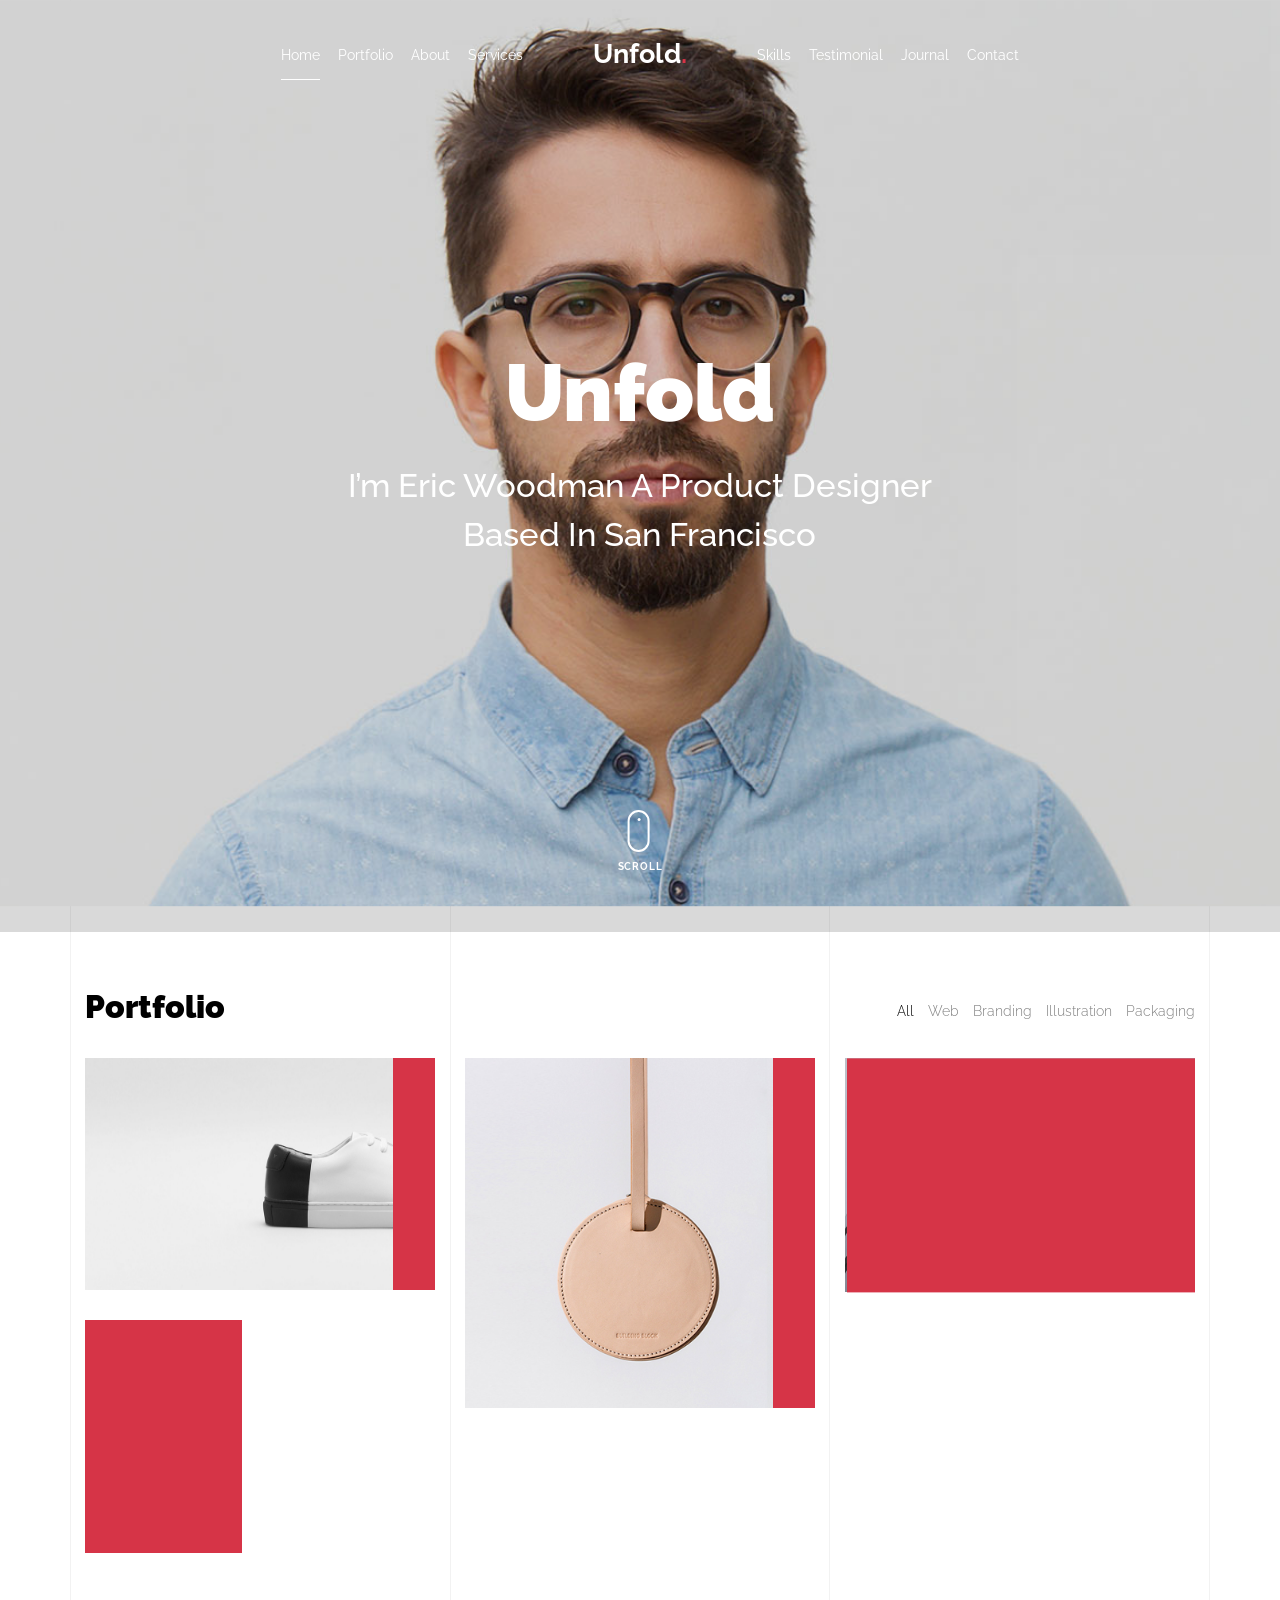
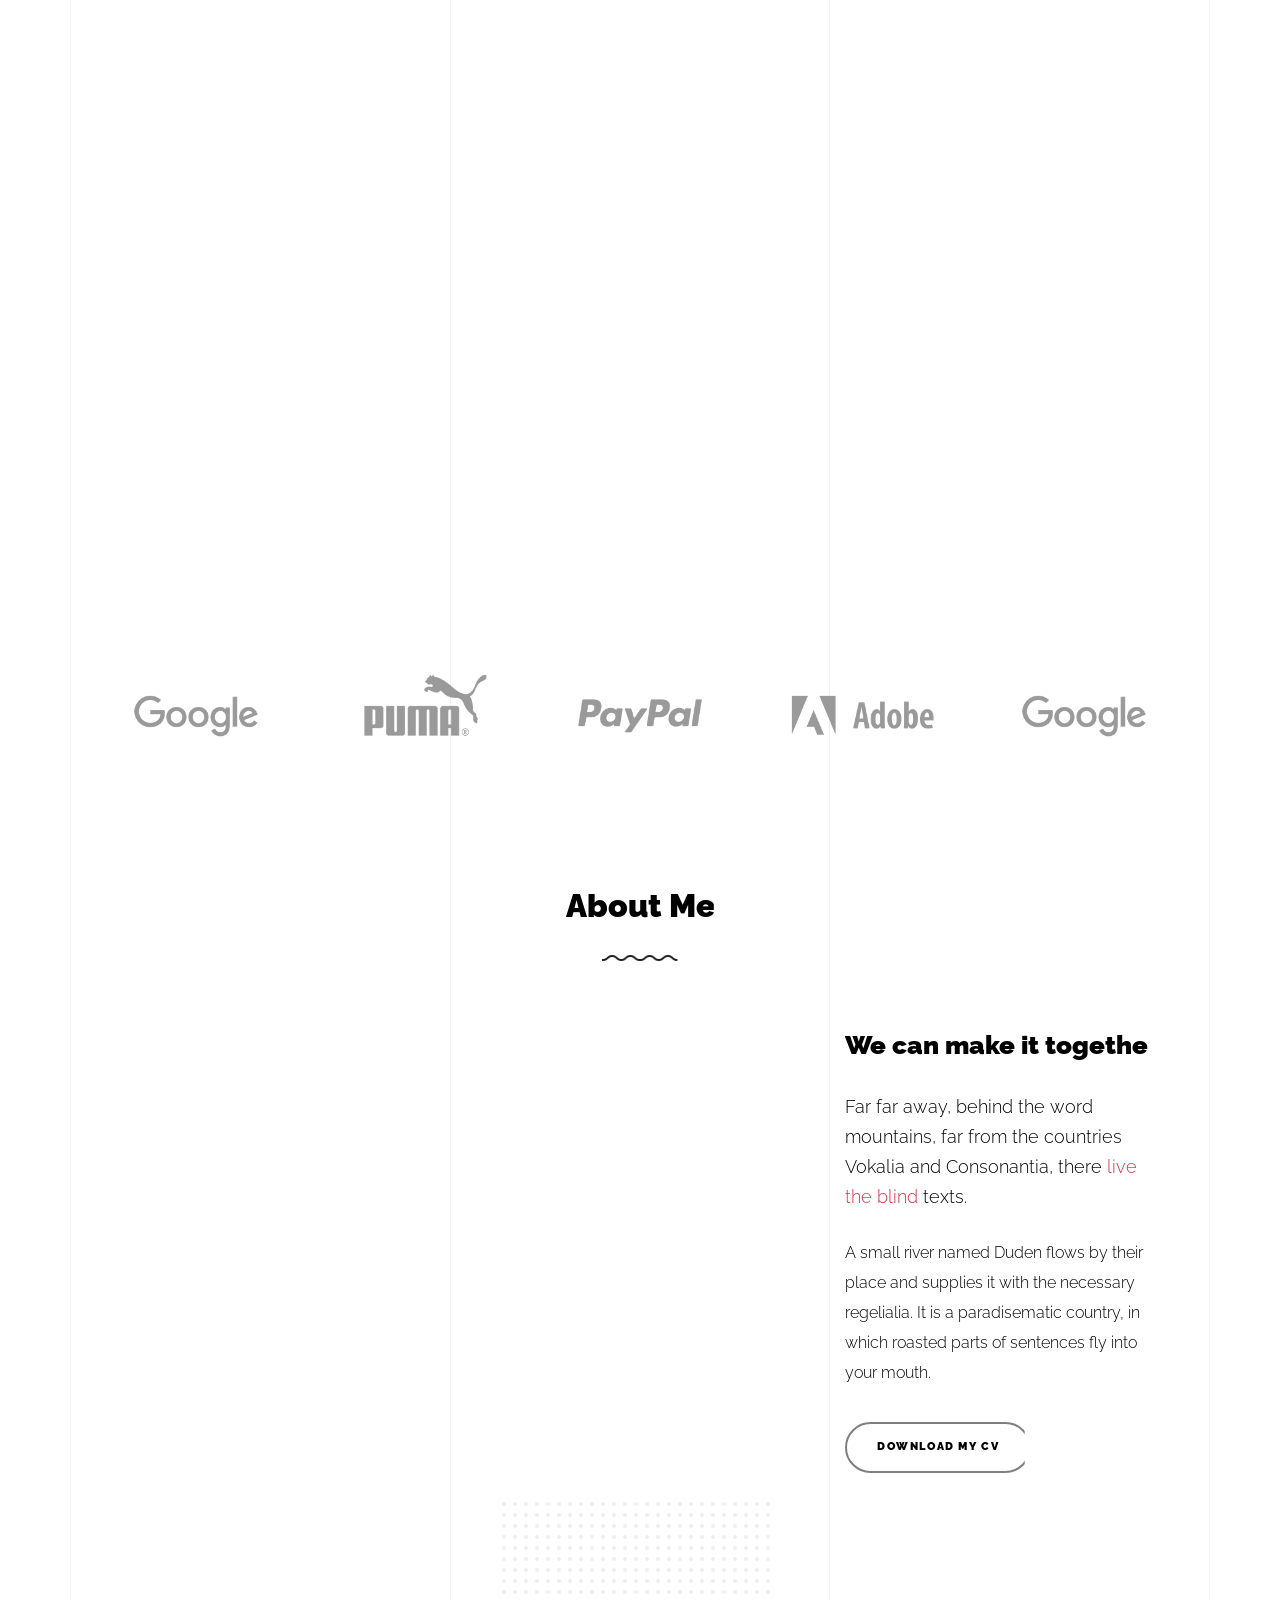
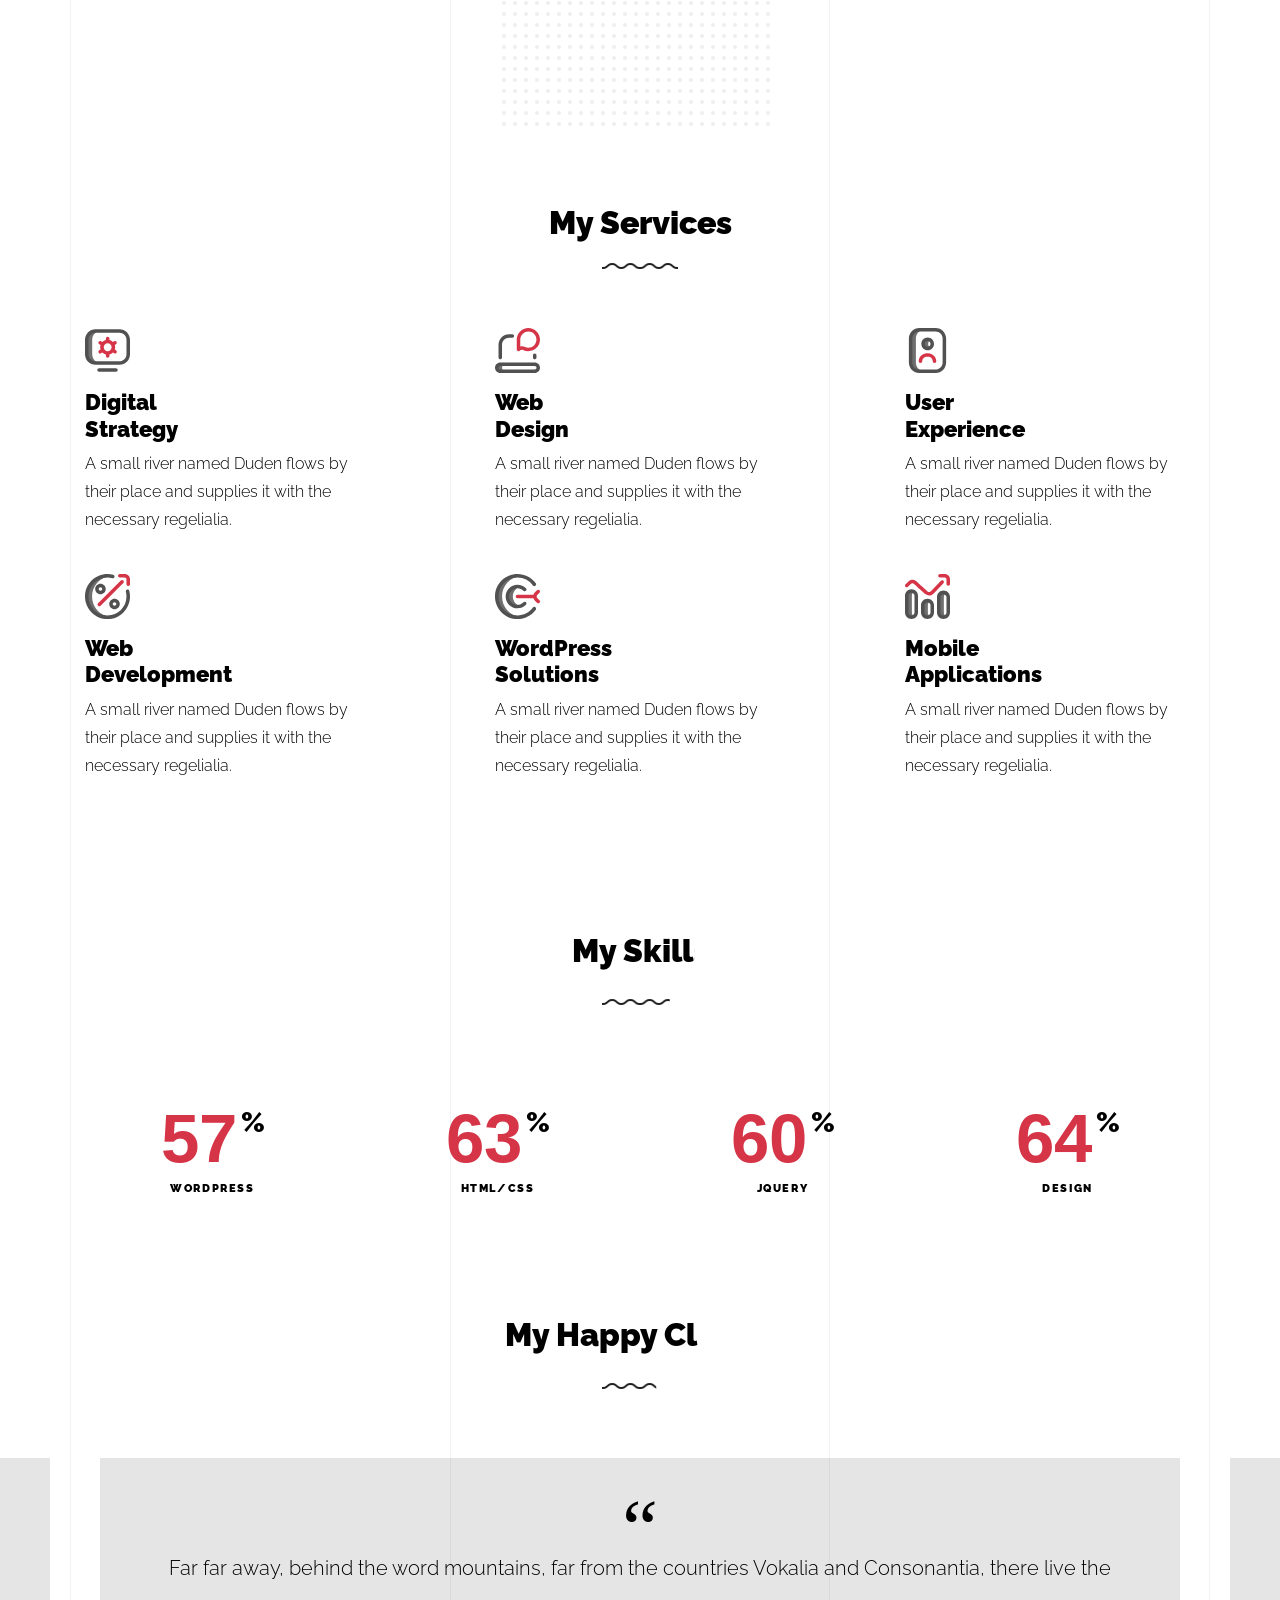
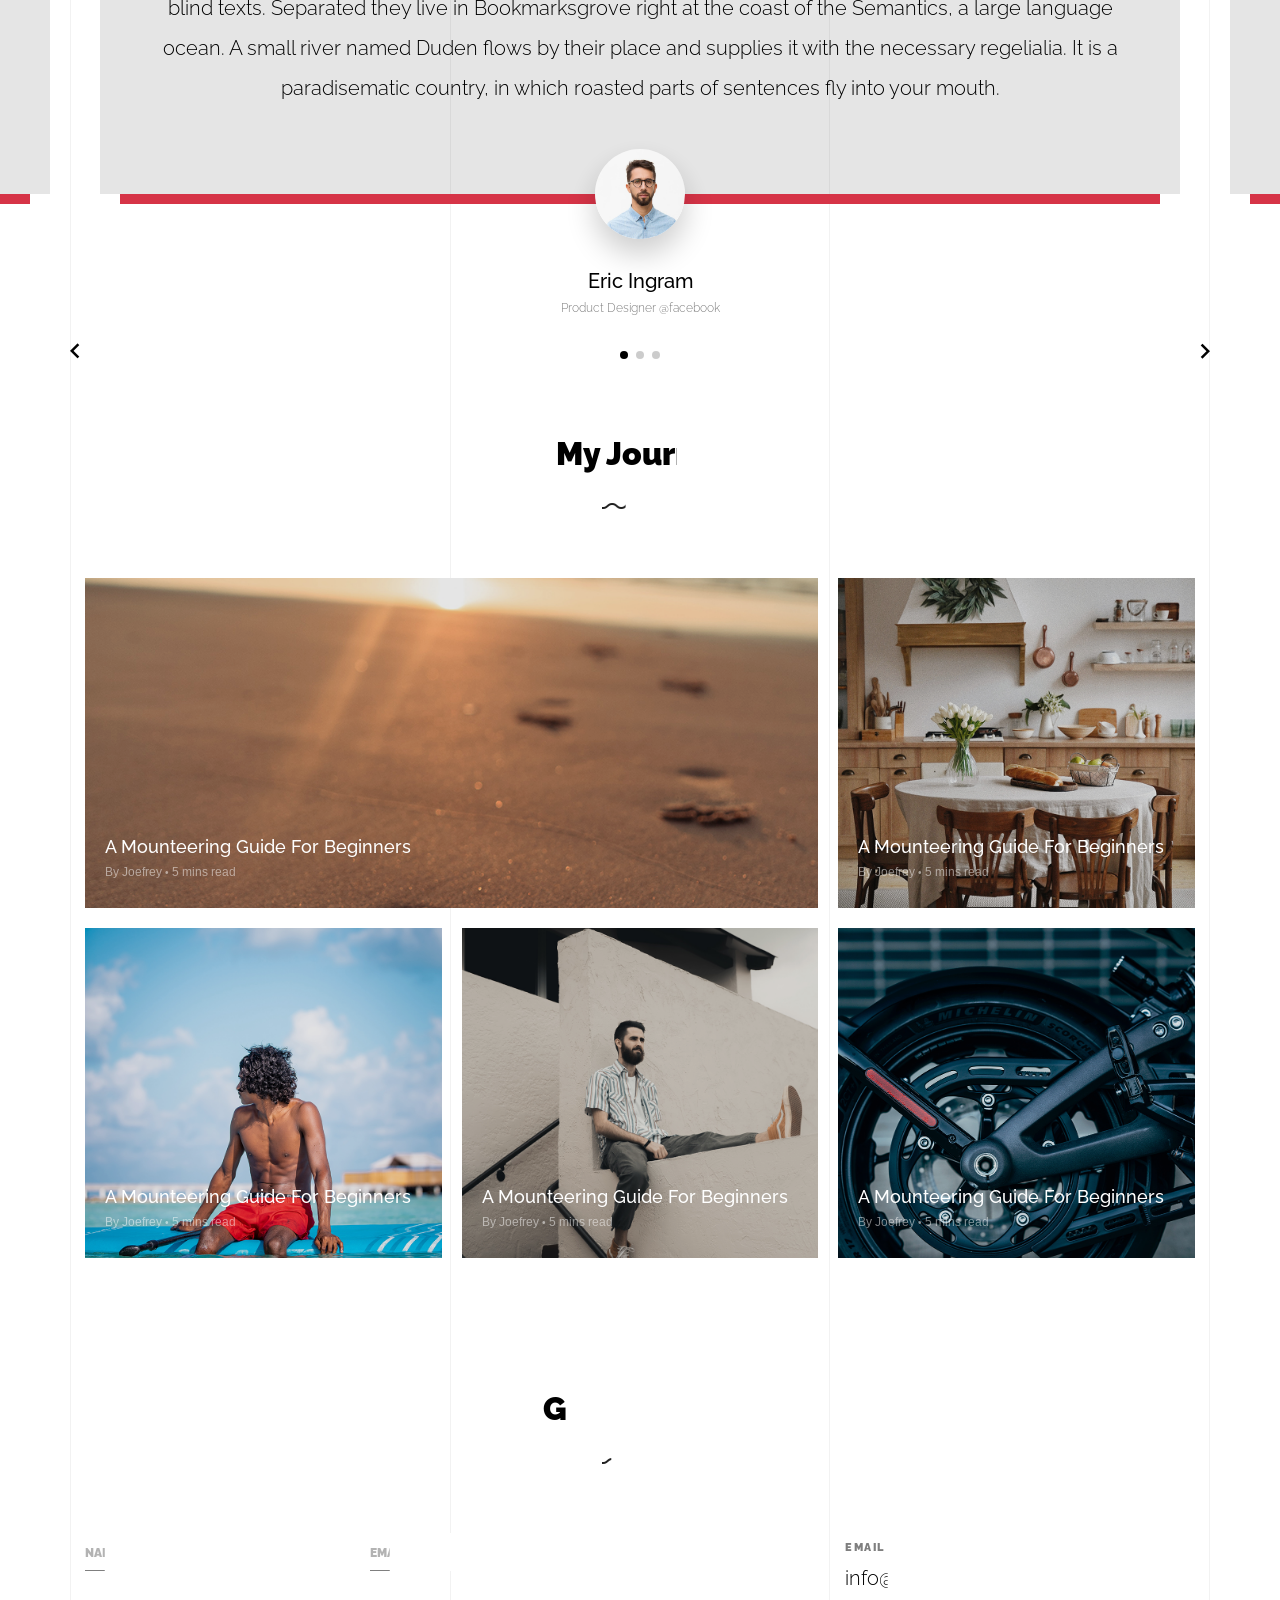
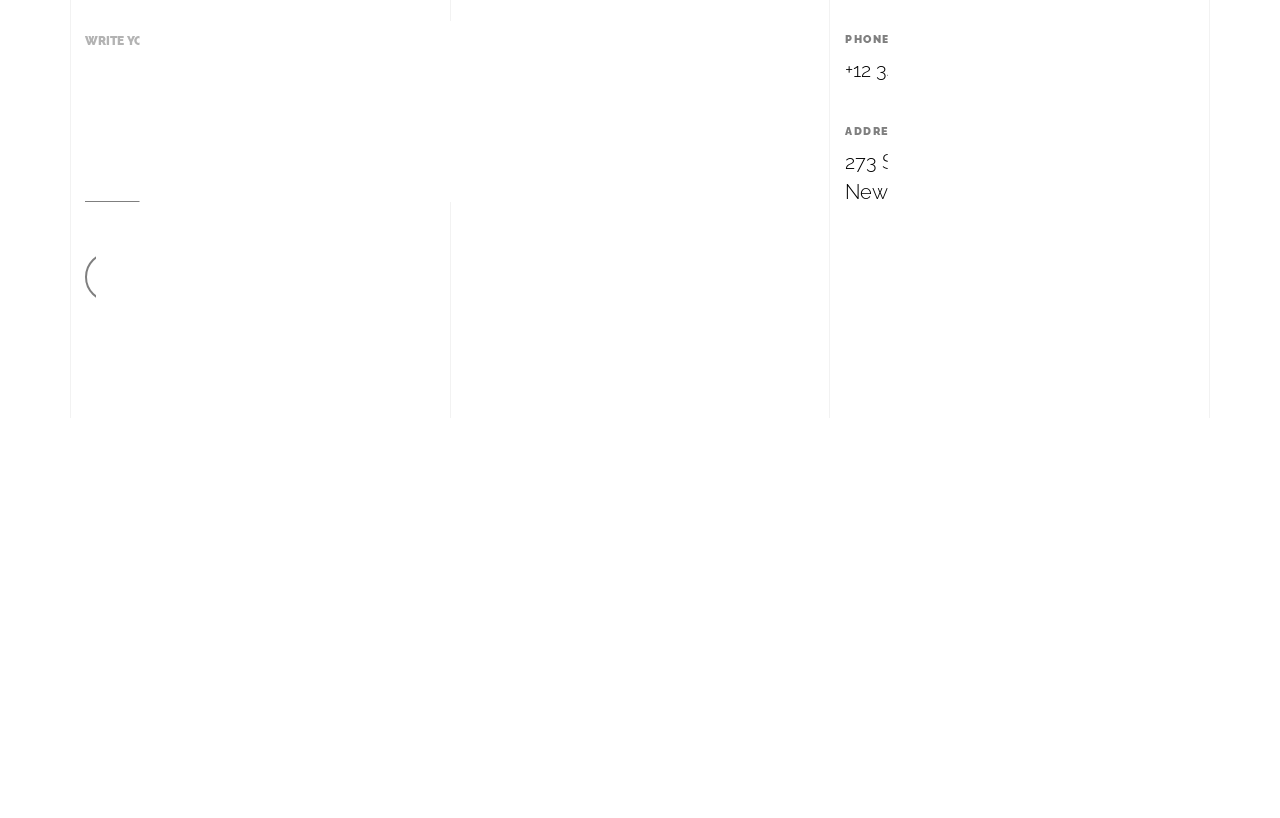
<file: light/index.html>
<!doctype html>
<html lang="en">
  <head>
    <title>Unfold &mdash; A onepage portfolio HTML template by Unslate.co</title>
    <meta charset="utf-8">
    <meta name="viewport" content="width=device-width, initial-scale=1, shrink-to-fit=no">
    
    <meta name="description" content="A onepage portfolio HTML template by Unslate.co">
    <meta name="keywords" content="html, css, javascript, jquery">
    <meta name="author" content="Unslate.co">

    <link rel="stylesheet" href="css/vendor/icomoon/style.css">
    <link rel="stylesheet" href="css/vendor/owl.carousel.min.css">
    <link rel="stylesheet" href="css/vendor/aos.css">
    <link rel="stylesheet" href="css/vendor/animate.min.css">
    <link rel="stylesheet" href="css/vendor/bootstrap.min.css">
    <link rel="stylesheet" href="css/vendor/jquery.fancybox.min.css">
    

    <!-- Theme Style -->
    <link rel="stylesheet" href="css/style.css">

  </head>
  <body data-spy="scroll" data-target=".site-nav-target" data-offset="200">

    <nav class="unslate_co--site-mobile-menu">
      <div class="close-wrap d-flex">
        <a href="#" class="d-flex ml-auto js-menu-toggle">
          <span class="close-label">Close</span>
          <div class="close-times">
            <span class="bar1"></span>
            <span class="bar2"></span>
          </div>
        </a>
      </div>
      <div class="site-mobile-inner"></div>
    </nav>


    <div class="unslate_co--site-wrap">

      <div class="unslate_co--site-inner">

        <div class="lines-wrap">
          <div class="lines-inner">
            <div class="lines"></div>
          </div>
        </div>
        <!-- END lines -->
      
      <nav class="unslate_co--site-nav site-nav-target">

        <div class="container">
        
          <div class="row align-items-center justify-content-between text-left">
            <div class="col-md-5 text-right">
              <ul class="site-nav-ul js-clone-nav text-left d-none d-lg-inline-block">
                <li class="has-children">
                  <a href="#home-section" class="nav-link">Home</a>
                  <ul class="dropdown">
                    <li>
                      <a href="index.html">Hero Image BG</a>
                    </li>
                    <li>
                      <a href="index-video.html">Video BG</a>
                    </li>
                    <li>
                      <a href="index-hero-slider.html">Hero Slider</a>
                    </li>
                    <li>
                      <a href="index-sidebar-menu.html">Sidebar Menu</a>
                    </li>
                    <li>
                      <a href="index-right-menu.html">Right Menu</a>
                    </li>
                  </ul>
                </li>
                <li><a href="#portfolio-section" class="nav-link">Portfolio</a></li>
                <li><a href="#about-section" class="nav-link">About</a></li>
                <li><a href="#services-section" class="nav-link">Services</a></li>
              </ul>
            </div>
            <div class="site-logo pos-absolute">
              <a href="index.html" class="unslate_co--site-logo">Unfold<span>.</span></a>
            </div>
            <div class="col-md-5 text-right text-lg-left">
              <ul class="site-nav-ul js-clone-nav text-left d-none d-lg-inline-block">
                <li><a href="#skills-section" class="nav-link">Skills</a></li>
                <li><a href="#testimonial-section" class="nav-link">Testimonial</a></li>
                <li><a href="#journal-section" class="nav-link">Journal</a></li>
                <li><a href="#contact-section" class="nav-link">Contact</a></li>
              </ul>

              <ul class="site-nav-ul-none-onepage text-right d-inline-block d-lg-none">
                <li><a href="#" class="js-menu-toggle">Menu</a></li>
              </ul>

            </div>
          </div>
        </div>

      </nav>
      <!-- END nav -->

      <div class="cover-v1 jarallax overlay" style="background-image: url('images/cover_bg_1.jpg');" id="home-section">
        <div class="container">
          <div class="row align-items-center">
              
            <div class="col-md-7 mx-auto text-center">
              <h1 class="heading gsap-reveal-hero text-white">Unfold</h1>
              <h2 class="subheading gsap-reveal-hero text-white">I’m Eric Woodman A Product Designer Based In San Francisco</h2>
            </div>

          </div>
        </div>


        <!-- dov -->
        <a href="#portfolio-section" class="mouse-wrap smoothscroll">
          <span class="mouse">
            <span class="scroll"></span>
          </span>
          <span class="mouse-label">Scroll</span>
        </a>

      </div>
      <!-- END .cover-v1 -->



      <div class="unslate_co--section" id="portfolio-section">
        <div class="container">
          
          
          <div class="relative"><div class="loader-portfolio-wrap"><div class="loader-portfolio dark"></div></div> </div>
          <div id="portfolio-single-holder"></div>

          <div class="portfolio-wrapper">

            <div class="d-flex align-items-center mb-4 gsap-reveal gsap-reveal-filter">
              <h2 class="mr-auto heading-h2">Portfolio</h2>
              
              <a href="#" class="text-black js-filter d-inline-block d-lg-none">Filter</a>
              
              <div class="filter-wrap">
                <div class="filter ml-auto" id="filters">
                  <a href="#" class="active" data-filter="*">All</a>
                  <a href="#" data-filter=".web">Web</a>
                  <a href="#" data-filter=".branding">Branding</a>
                  <a href="#" data-filter=".illustration">Illustration</a>
                  <a href="#" data-filter=".packaging">Packaging</a>
                </div>
              </div>

            </div>


            
            <div id="posts" class="row gutter-isotope-item">
              <div class="item web branding col-sm-6 col-md-6 col-lg-4 isotope-mb-2">
                <a href="portfolio-single-1.html" class="portfolio-item ajax-load-page isotope-item gsap-reveal-img" data-id="1">
                    <div class="overlay">
                      <span class="wrap-icon icon-link2"></span>
                      <div class="portfolio-item-content">
                        <h3>Shoe Rebranding</h3>
                        <p>web, branding</p>
                      </div>
                    </div>
                    <img src="images/work_1_md.jpg" class="lazyload  img-fluid" alt="Images" />
                  </a>
              </div>
              <div class="item branding packaging illustration col-sm-6 col-md-6 col-lg-4 isotope-mb-2 ">
                <a href="portfolio-single-3.html" class="portfolio-item ajax-load-page item-portrait isotope-item gsap-reveal-img" data-id="3">
                    <div class="overlay">
                      <span class="wrap-icon icon-link2"></span>
                      <div class="portfolio-item-content">
                        <h3>Reworking</h3>
                        <p>branding, packaging, illustration</p>
                      </div>
                    </div>
                    <img src="images/work_2_md.jpg" class="lazyload  img-fluid" alt="Images" />
                  </a>
              </div>

              <div class="item branding packaging col-sm-6 col-md-6 col-lg-4 isotope-mb-2">
                <a href="portfolio-single-4.html" class="portfolio-item isotope-item ajax-load-page gsap-reveal-img" data-id="4">
                    <div class="overlay">
                      <span class="wrap-icon icon-link2"></span>
                      <div class="portfolio-item-content">
                        <h3>Modern Building</h3>
                        <p>branding, packaging</p>
                      </div>
                    </div>
                    <img src="images/work_3_md.jpg" class="lazyload  img-fluid" alt="Images" />
                  </a>
              </div>

              <div class="item web packaging col-sm-6 col-md-6 col-lg-4 isotope-mb-2">

                <a href="images/work_4_full.jpg" class="portfolio-item isotope-item gsap-reveal-img" data-fancybox="gallery" data-caption="Watch">
                    <div class="overlay">
                      <span class="wrap-icon icon-photo2"></span>
                      <div class="portfolio-item-content">
                        <h3>Watch</h3>
                        <p>web, packaging</p>
                      </div>
                    </div>
                    <img src="images/work_4_full.jpg" class="lazyload  img-fluid" alt="Images" />
                  </a>

              </div>

              <div class="item illustration packaging col-sm-6 col-md-6 col-lg-4 isotope-mb-2">
                <a href="images/work_5_md.jpg" class="portfolio-item isotope-item gsap-reveal-img" data-fancybox="gallery" data-caption="Shoe Rebranding">
                    <div class="overlay">
                      <span class="wrap-icon icon-photo2"></span>
                      <div class="portfolio-item-content">
                        <h3>Shoe Rebranding</h3>
                        <p>illustration, packaging</p>
                      </div>
                    </div>
                    <img src="images/work_5_md.jpg" class="lazyload  img-fluid" alt="Images" />
                  </a>
              </div>

              <div class="item web branding col-sm-6 col-md-6 col-lg-4 isotope-mb-2">
                <a href="portfolio-single-2.html" class="portfolio-item ajax-load-page item-portrait isotope-item gsap-reveal-img" data-id="2">
                    <div class="overlay">
                      <span class="wrap-icon icon-link2"></span>
                      <div class="portfolio-item-content">
                        <h3>Reshape</h3>
                        <p>web, branding</p>
                      </div>
                    </div>
                    <img src="images/work_6_md.jpg" class="lazyload  img-fluid" alt="Images" />
                  </a>
              </div>

              <div class="item branding packaging col-sm-6 col-md-6 col-lg-4 isotope-mb-2">
                <a href="images/work_7_a_md.jpg" class="portfolio-item item-portrait isotope-item gsap-reveal-img" data-fancybox="gallery" data-caption="Modern Building">
                    <div class="overlay">
                      <span class="wrap-icon icon-photo2"></span>
                      <div class="portfolio-item-content">
                        <h3>Modern Building</h3>
                        <p>branding, packaging</p>
                      </div>
                    </div>
                    <img src="images/work_7_a_md.jpg" class="lazyload  img-fluid" alt="Images" />
                  </a>
              </div>

              <div class="item web branding col-sm-6 col-md-6 col-lg-4 isotope-mb-2">
                <a href="https://www.youtube.com/watch?v=mwtbEGNABWU" class="portfolio-item isotope-item gsap-reveal-img" data-fancybox="gallery" data-caption="Showreel 2019">
                    <div class="overlay">
                      <span class="wrap-icon icon-play_circle_filled"></span>
                      <div class="portfolio-item-content">
                        <h3>Showreel 2019</h3>
                        <p>web, branding</p>
                      </div>
                    </div>
                    <img src="images/work_8_md.jpg" class="lazyload  img-fluid" alt="Images" />
                  </a>
              </div>

              <div class="item web illustration col-sm-6 col-md-6 col-lg-4 isotope-mb-2">
                <a href="images/work_9_a_md.jpg" class="portfolio-item isotope-item gsap-reveal-img" data-fancybox="gallery" data-caption="Render Packaging">
                    <div class="overlay">
                      <span class="wrap-icon icon-photo2"></span>
                      <div class="portfolio-item-content">
                        <h3>Render Packaging</h3>
                        <p>web, illustration</p>
                      </div>
                    </div>
                    <img src="images/work_9_a_md.jpg" class="lazyload  img-fluid" alt="Images" />
                  </a>
              </div>

            </div>
            
          </div>


        </div>
      </div>



      <div class="unslate_co--section">
        <div class="container">
          <div class="owl-carousel logo-slider">
            <div class="logo-v1 gsap-reveal">
              <img src="images/logo-google.png" alt="Image" class="img-fluid">
            </div>
            <div class="logo-v1 gsap-reveal">
              <img src="images/logo-puma.png" alt="Image" class="img-fluid">
            </div>
            <div class="logo-v1 gsap-reveal">
              <img src="images/logo-paypal.png" alt="Image" class="img-fluid">
            </div>
            <div class="logo-v1 gsap-reveal">
              <img src="images/logo-adobe.png" alt="Image" class="img-fluid">
            </div>
          </div>
        </div>
      </div>


      <div class="unslate_co--section" id="about-section">
        <div class="container">
          
          <div class="section-heading-wrap text-center mb-5">
            <h2 class="heading-h2 text-center divider"><span class="gsap-reveal">About Me</span></h2>
            <span class="gsap-reveal"><img src="images/divider.png" alt="divider" width="76"></span>
          </div>
          

          <div class="row mt-5 justify-content-between">
            <div class="col-lg-7 mb-5 mb-lg-0" data-aos="fade-up">
              <figure class="dotted-bg gsap-reveal-img">
                <img src="images/about_me_pic.jpg" alt="Image" class="img-fluid">
              </figure>
            </div>
            <div class="col-lg-4 pr-lg-5">
              <h3 class="mb-4 heading-h3"><span class="gsap-reveal">We can make it together</span></h3>
              <p class="lead gsap-reveal">Far far away, behind the word mountains, far from the countries Vokalia and Consonantia, there <a href="#">live the blind</a> texts. </p>
              <p class="mb-4 gsap-reveal">A small river named Duden flows by their place and supplies it with the necessary regelialia. It is a paradisematic country, in which roasted parts of sentences fly into your mouth.</p>
              <p class="gsap-reveal"><a href="#" class="btn btn-outline-pill btn-custom-light">Download my CV</a></p>
            </div>
          </div>
        </div>
      </div>

      <div class="unslate_co--section" id="services-section">
        <div class="container">

          <div class="section-heading-wrap text-center mb-5">
            <h2 class="heading-h2 text-center divider">My Services</h2>
            <img src="images/divider.png" alt="divider" width="76">
          </div>

          <div class="row gutter-v3">
            <div class="col-md-6 col-lg-4 mb-4">
              <div class="feature-v1" data-aos="fade-up" data-aos-delay="0">
                <div class="wrap-icon mb-3">
                  <img src="images/svg/001-options.svg" alt="Image" width="45">
                </div>
                <h3>Digital <br> Strategy</h3>
                <p>A small river named Duden flows by their place and supplies it with the necessary regelialia. </p>
              </div> 
            </div>
            <div class="col-md-6 col-lg-4 mb-4">
              <div class="feature-v1" data-aos="fade-up" data-aos-delay="100">
                <div class="wrap-icon mb-3">
                  <img src="images/svg/002-chat.svg" alt="Icon" width="45">
                </div>
                <h3>Web <br> Design</h3>
                <p>A small river named Duden flows by their place and supplies it with the necessary regelialia. </p>
              </div> 
            </div>
            <div class="col-md-6 col-lg-4 mb-4">
              <div class="feature-v1" data-aos="fade-up" data-aos-delay="200">
                <div class="wrap-icon mb-3">
                  <img src="images/svg/003-contact-book.svg" alt="Image" class="img-fluid" width="45">
                </div>
                <h3>User <br> Experience</h3>
                <p>A small river named Duden flows by their place and supplies it with the necessary regelialia. </p>
              </div> 
            </div>

            <div class="col-md-6 col-lg-4 mb-4">
              <div class="feature-v1" data-aos="fade-up" data-aos-delay="0">
                <div class="wrap-icon mb-3">
                  <img src="images/svg/004-percentage.svg" alt="Image" width="45">
                </div>
                <h3>Web <br> Development</h3>
                <p>A small river named Duden flows by their place and supplies it with the necessary regelialia. </p>
              </div> 
            </div>
            <div class="col-md-6 col-lg-4 mb-4">
              <div class="feature-v1" data-aos="fade-up" data-aos-delay="100">
                <div class="wrap-icon mb-3">
                  <img src="images/svg/006-goal.svg" alt="Image" width="45">
                </div>
                <h3>WordPress <br> Solutions</h3>
                <p>A small river named Duden flows by their place and supplies it with the necessary regelialia. </p>
              </div> 
            </div>
            <div class="col-md-6 col-lg-4 mb-4">
              <div class="feature-v1" data-aos="fade-up" data-aos-delay="200">
                <div class="wrap-icon mb-3">
                  <img src="images/svg/005-line-chart.svg" alt="Image" width="45">
                </div>
                <h3>Mobile <br> Applications</h3>
                <p>A small river named Duden flows by their place and supplies it with the necessary regelialia. </p>
              </div> 
            </div>

          </div>

        </div>
      </div>

      <div class="unslate_co--section section-counter" id="skills-section">
        <div class="container">
          <div class="section-heading-wrap text-center mb-5">
            <h2 class="heading-h2 text-center divider"><span class="gsap-reveal">My Skills</span></h2>
            <span class="gsap-reveal"><img src="images/divider.png" alt="divider" width="76"></span>
          </div>


          <div class="row pt-5">
            <div class="col-6 col-sm-6 mb-5 mb-lg-0 col-md-6 col-lg-3" data-aos="fade-up" data-aos-delay="0">
              <div class="counter-v1 text-center">
                <span class="number-wrap">
                  <span class="number number-counter" data-number="90">0</span>
                  <span class="append-text">%</span>
                </span>
                <span class="counter-label">WordPress</span>
              </div>
            </div>
            <div class="col-6 col-sm-6 mb-5 mb-lg-0 col-md-6 col-lg-3" data-aos="fade-up" data-aos-delay="100">
              <div class="counter-v1 text-center">
                <span class="number-wrap">
                  <span class="number number-counter" data-number="99">0</span>
                  <span class="append-text">%</span>
                </span>
                <span class="counter-label">HTML/CSS</span>
              </div>
            </div>
            <div class="col-6 col-sm-6 mb-5 mb-lg-0 col-md-6 col-lg-3" data-aos="fade-up" data-aos-delay="200">
              <div class="counter-v1 text-center">
                <span class="number-wrap">
                  <span class="number number-counter" data-number="95">0</span>
                  <span class="append-text">%</span>
                </span>
                <span class="counter-label">jQuery</span>
              </div>
            </div>
            <div class="col-6 col-sm-6 mb-5 mb-lg-0 col-md-6 col-lg-3" data-aos="fade-up" data-aos-delay="300">
              <div class="counter-v1 text-center">
                <span class="number-wrap">
                  <span class="number number-counter" data-number="100">0</span>
                  <span class="append-text">%</span>
                </span>
                <span class="counter-label">Design</span>
              </div>
            </div>
          </div>
        </div>
      </div>
      <!-- END .counter -->

      <div class="unslate_co--section" id="testimonial-section">
        <div class="container">
          <div class="section-heading-wrap text-center mb-5">
            <h2 class="heading-h2 text-center divider"><span class="gsap-reveal">My Happy Clients</span></h2>
            <span class="gsap-reveal"><img src="images/divider.png" alt="divider" width="76"></span>
          </div>
        </div>

        <div class="owl-carousel testimonial-slider">
          <div>
            <div class="testimonial-v1">
              <div class="testimonial-inner-bg">
                <span class="quote">&ldquo;</span>
                <blockquote>
                  Far far away, behind the word mountains, far from the countries Vokalia and Consonantia, there live the blind texts. Separated they live in Bookmarksgrove right at the coast of the Semantics, a large language ocean. A small river named Duden flows by their place and supplies it with the necessary regelialia. It is a paradisematic country, in which roasted parts of sentences fly into your mouth.
                </blockquote>
              </div>
              
              <div class="testimonial-author-info">
                <img src="images/person_man_1.jpg" alt="Image">
                <h3>Eric Ingram</h3>
                <span class="d-block position">Product Designer @facebook</span>
              </div>

            </div>
          </div>
          <div>
            <div class="testimonial-v1">
              <div class="testimonial-inner-bg">
                <span class="quote">&ldquo;</span>
                <blockquote>
                  Far far away, behind the word mountains, far from the countries Vokalia and Consonantia, there live the blind texts. Separated they live in Bookmarksgrove right at the coast of the Semantics, a large language ocean. A small river named Duden flows by their place and supplies it with the necessary regelialia. It is a paradisematic country, in which roasted parts of sentences fly into your mouth.
                </blockquote>
              </div>
              
              <div class="testimonial-author-info">
                <img src="images/person_man_2.jpg" alt="Image">
                <h3>Ryan Mullins</h3>
                <span class="d-block position">Product Designer @Shopify</span>
              </div>

            </div>
          </div>
          <div>
            <div class="testimonial-v1">
              <div class="testimonial-inner-bg">
                <span class="quote">&ldquo;</span>
                <blockquote>
                  Far far away, behind the word mountains, far from the countries Vokalia and Consonantia, there live the blind texts. Separated they live in Bookmarksgrove right at the coast of the Semantics, a large language ocean. A small river named Duden flows by their place and supplies it with the necessary regelialia. It is a paradisematic country, in which roasted parts of sentences fly into your mouth.
                </blockquote>
              </div>
              
              <div class="testimonial-author-info">
                <img src="images/person_woman_1.jpg" alt="Image">
                <h3>Erica Miller</h3>
                <span class="d-block position">Product Designer @Twitter</span>
              </div>

            </div>
          </div>
        </div>

      </div>
      <!-- END testimonial -->

      <div class="unslate_co--section" id="journal-section">
        <div class="container">
          <div class="section-heading-wrap text-center mb-5">
            <h2 class="heading-h2 text-center divider"><span class="gsap-reveal">My Journal</span></h2>
            <span class="gsap-reveal"><img src="images/divider.png" alt="divider" width="76"></span>
          </div>

          
          <div class="row gutter-v4 align-items-stretch">
            <div class="col-sm-6 col-md-6 col-lg-8 blog-post-entry" data-aos="fade-up" data-aos-delay="0">

              <a href="blog-single.html" class="grid-item blog-item w-100 h-100">
                <div class="overlay">
                  <div class="portfolio-item-content">
                    <h3>A Mounteering Guide For Beginners</h3>
                    <p class="post-meta">By Joefrey <span class="small">&bullet;</span> 5 mins read</p>
                  </div>
                </div>
                <img src="images/post_1.jpg" class="lazyload" alt="Image" />
              </a>


            </div>
            <div class="col-sm-6 col-md-6 col-lg-4 blog-post-entry" data-aos="fade-up" data-aos-delay="100">
              <a href="blog-single.html" class="grid-item blog-item w-100 h-100">
                <div class="overlay">
                  <div class="portfolio-item-content">
                    <h3>A Mounteering Guide For Beginners</h3>
                    <p class="post-meta">By Joefrey <span class="small">&bullet;</span> 5 mins read</p>
                  </div>
                </div>
                <img src="images/post_2.jpg" class="lazyload" alt="Image" />
              </a>
            </div>


            <div class="col-sm-6 col-md-6 col-lg-4 blog-post-entry" data-aos="fade-up" data-aos-delay="0">

              <a href="blog-single.html" class="grid-item blog-item w-100 h-100">
                <div class="overlay">
                  <div class="portfolio-item-content">
                    <h3>A Mounteering Guide For Beginners</h3>
                    <p class="post-meta">By Joefrey <span class="small">&bullet;</span> 5 mins read</p>
                  </div>
                </div>
                <img src="images/post_3.jpg" class="lazyload" alt="Image" />
              </a>


            </div>
            <div class="col-sm-6 col-md-6 col-lg-4 blog-post-entry" data-aos="fade-up" data-aos-delay="100">
              <a href="blog-single.html" class="grid-item blog-item w-100 h-100">
                <div class="overlay">
                  <div class="portfolio-item-content">
                    <h3>A Mounteering Guide For Beginners</h3>
                    <p class="post-meta">By Joefrey <span class="small">&bullet;</span> 5 mins read</p>
                  </div>
                </div>
                <img src="images/post_4.jpg" class="lazyload" alt="Image" />
              </a>
            </div>

            <div class="col-sm-6 col-md-6 col-lg-4 blog-post-entry" data-aos="fade-up" data-aos-delay="200">
              <a href="blog-single.html" class="grid-item blog-item w-100 h-100">
                <div class="overlay">
                  <div class="portfolio-item-content">
                    <h3>A Mounteering Guide For Beginners</h3>
                    <p class="post-meta">By Joefrey <span class="small">&bullet;</span> 5 mins read</p>
                  </div>
                </div>
                <img src="images/post_5.jpg" class="lazyload" alt="Image" />
              </a>
            </div>


          </div>

        </div>
      </div>
      <!-- END blog posts -->


      <div class="unslate_co--section" id="contact-section">
        <div class="container">
          <div class="section-heading-wrap text-center mb-5">
            <h2 class="heading-h2 text-center divider"><span class="gsap-reveal">Get In Touch</span></h2>
            <span class="gsap-reveal"><img src="images/divider.png" alt="divider" width="76"></span>
          </div>


          <div class="row justify-content-between">
            
            <div class="col-md-6">
              <form method="post" class="form-outline-style-v1" id="contactForm">
                <div class="form-group row mb-0">

                  <div class="col-lg-6 form-group gsap-reveal">
                    <label for="name">Name</label>
                    <input name="name" type="text" class="form-control" id="name">
                  </div>
                  <div class="col-lg-6 form-group gsap-reveal">
                    <label for="email">Email</label>
                    <input name="email" type="email" class="form-control" id="email">
                  </div>
                  <div class="col-lg-12 form-group gsap-reveal">
                    <label for="message">Write your message...</label>
                    <textarea name="message" id="message" cols="30" rows="7" class="form-control"></textarea>
                  </div>
                </div>
                <div class="form-group row gsap-reveal">
                    <div class="col-md-12 d-flex align-items-center">
                      <input type="submit" class="btn btn-outline-pill btn-custom-light mr-3" value="Send Message">
                      <span class="submitting"></span>
                    </div>
                  </div>
              </form>
              <div id="form-message-warning" class="mt-4"></div> 
              <div id="form-message-success">
                Your message was sent, thank you!
              </div>

            </div>

            <div class="col-md-4">
              <div class="contact-info-v1">
                <div class="gsap-reveal d-block">
                  <span class="d-block contact-info-label">Email</span>
                  <a href="#" class="contact-info-val">info@unslate.co</a>
                </div>
                <div class="gsap-reveal d-block">
                  <span class="d-block contact-info-label">Phone</span>
                  <a href="#" class="contact-info-val">+12 345 6789 012</a>
                </div>
                <div class="gsap-reveal d-block">
                  <span class="d-block contact-info-label">Address</span>
                  <address class="contact-info-val">273 South Riverview Rd. <br> New York, NY 10011</address>
                </div>
              </div>
            </div>

          </div>
        </div>
      </div>
      </div> 

      <footer class="unslate_co--footer unslate_co--section">
        <div class="container">
          <div class="row justify-content-center">
            <div class="col-md-7">
              
              <div class="footer-site-logo"><a href="#">Unfold<span>.</span></a></div>

              <ul class="footer-site-social">
                <li><a href="#">Facebook</a></li>
                <li><a href="#">Twitter</a></li>
                <li><a href="#">Instagram</a></li>
                <li><a href="#">Dribbble</a></li>
                <li><a href="#">Behance</a></li>
              </ul>

              <p class="site-copyright">
                <small>&copy; 2020 <a href="#">Unfold  </a>. All Rights Reserved. Design with <span class="icon-heart text-danger"></span> by <a href="#">Unslate.co</a>.</small>
              </p>

            </div>
          </div>
        </div>
      </footer>

      
    </div>

    <!-- Loader -->
    <div id="unslate_co--overlayer"></div>
    <div class="site-loader-wrap">
      <div class="site-loader dark"></div>
    </div>

    <script src="js/scripts-dist.js"></script>
    <script src="js/main.js"></script>

    <!-- Global site tag (gtag.js) - Google Analytics -->
<script async src="https://www.googletagmanager.com/gtag/js?id=UA-157808202-1"></script>
<script>
  window.dataLayer = window.dataLayer || [];
  function gtag(){dataLayer.push(arguments);}
  gtag('js', new Date());

  gtag('config', 'UA-157808202-1');
</script>

  </body>
</html>
</file>
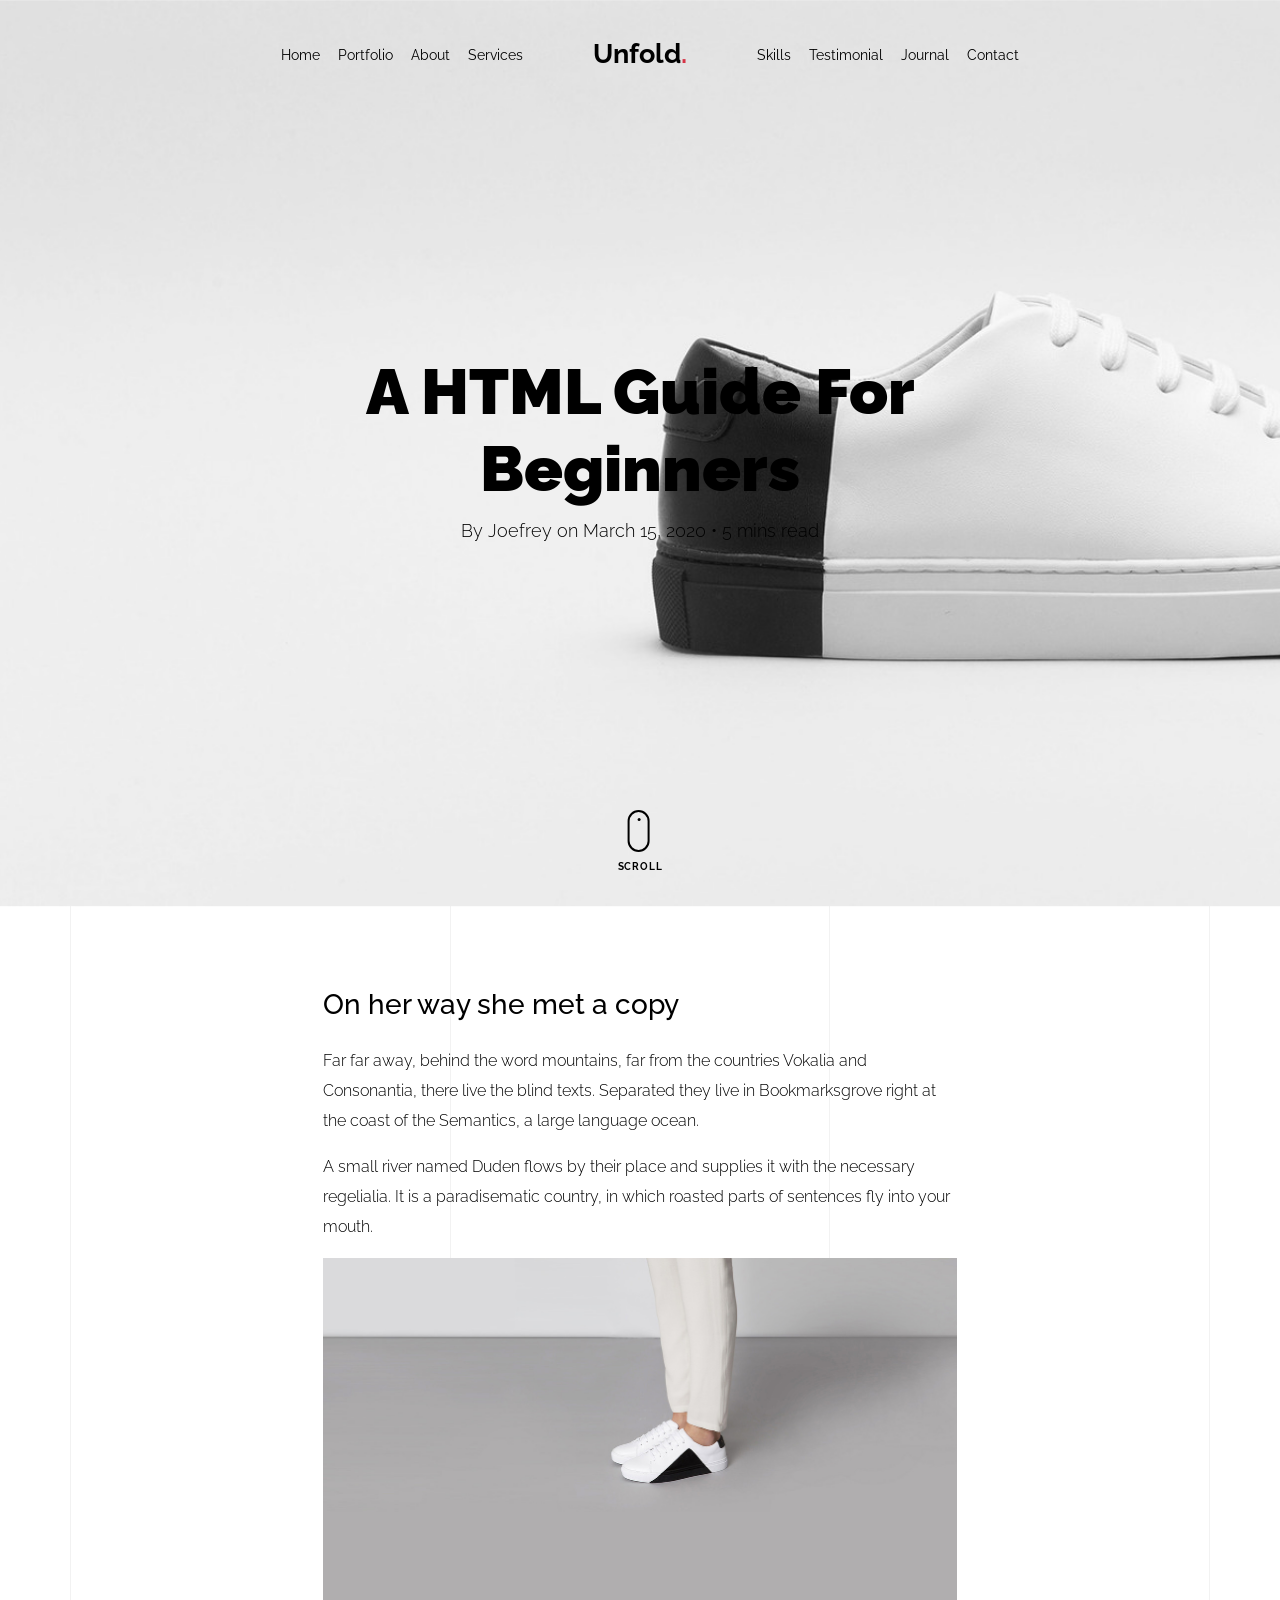
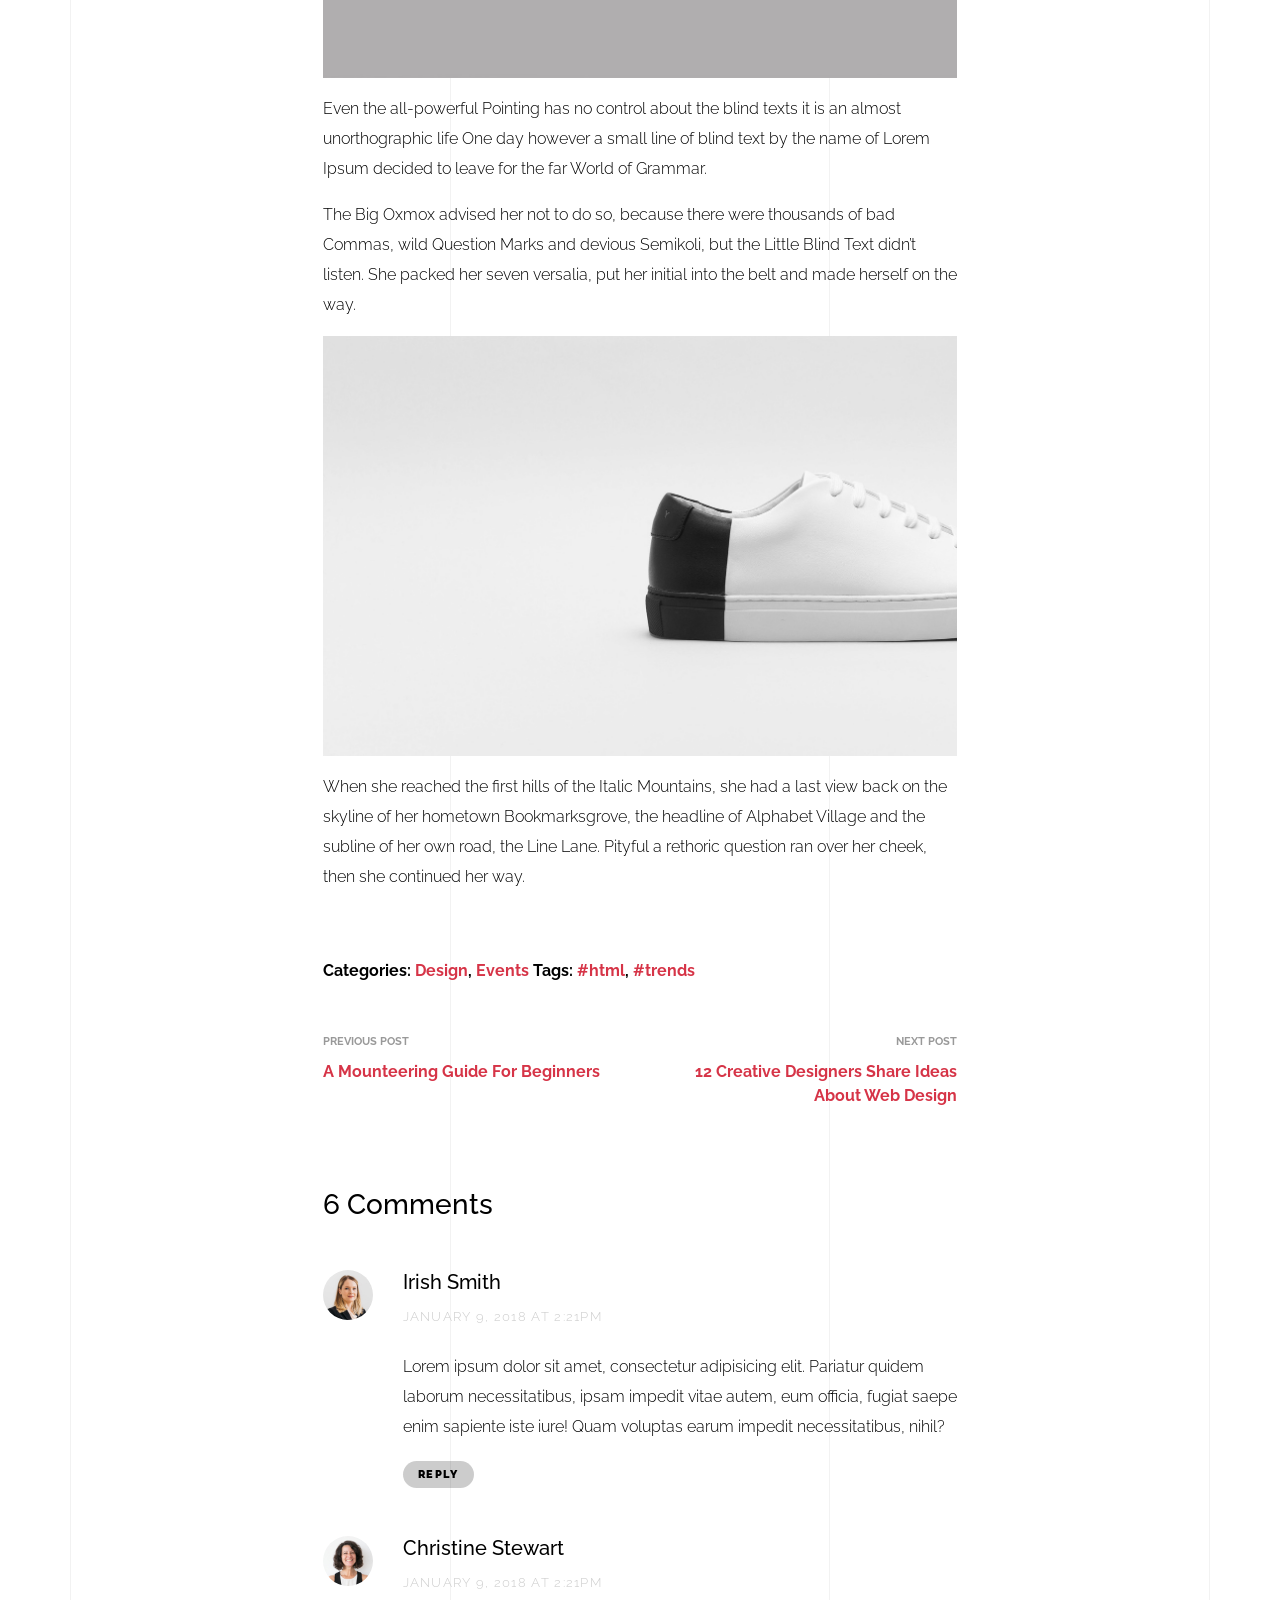
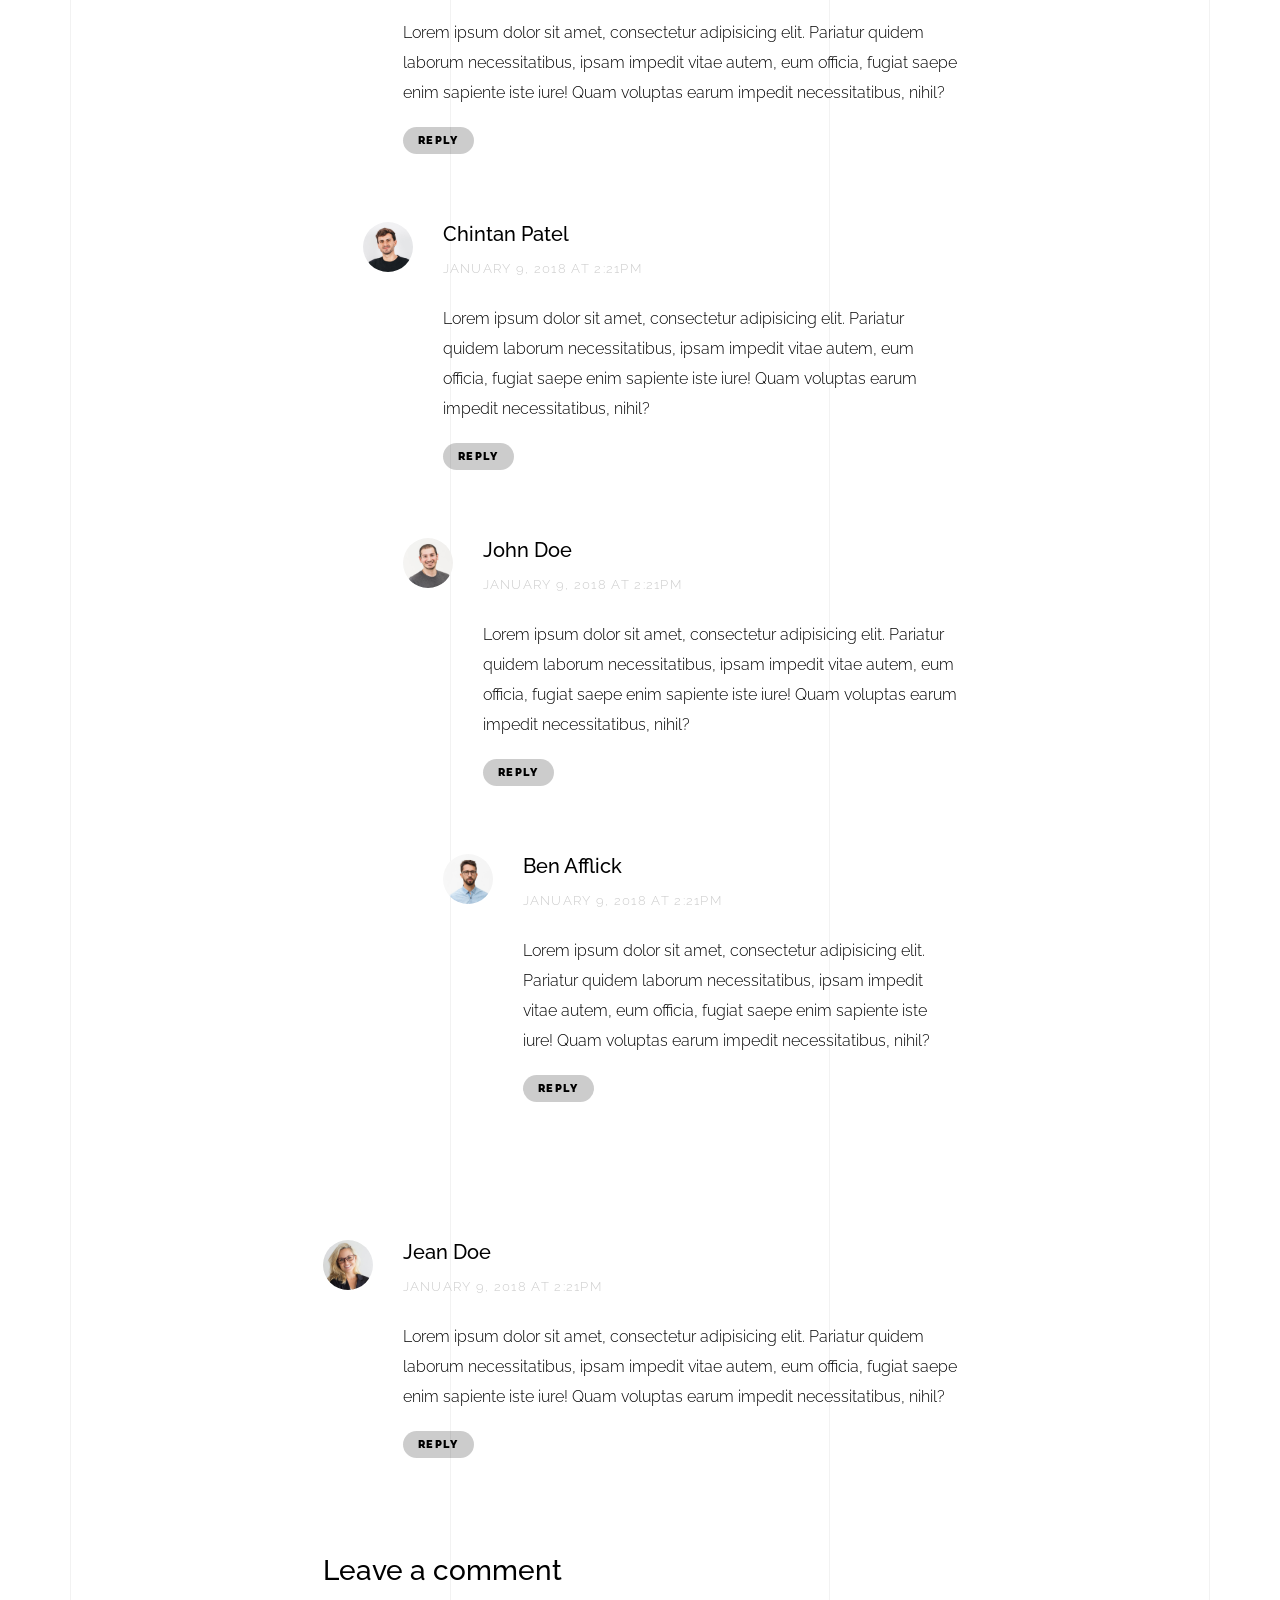
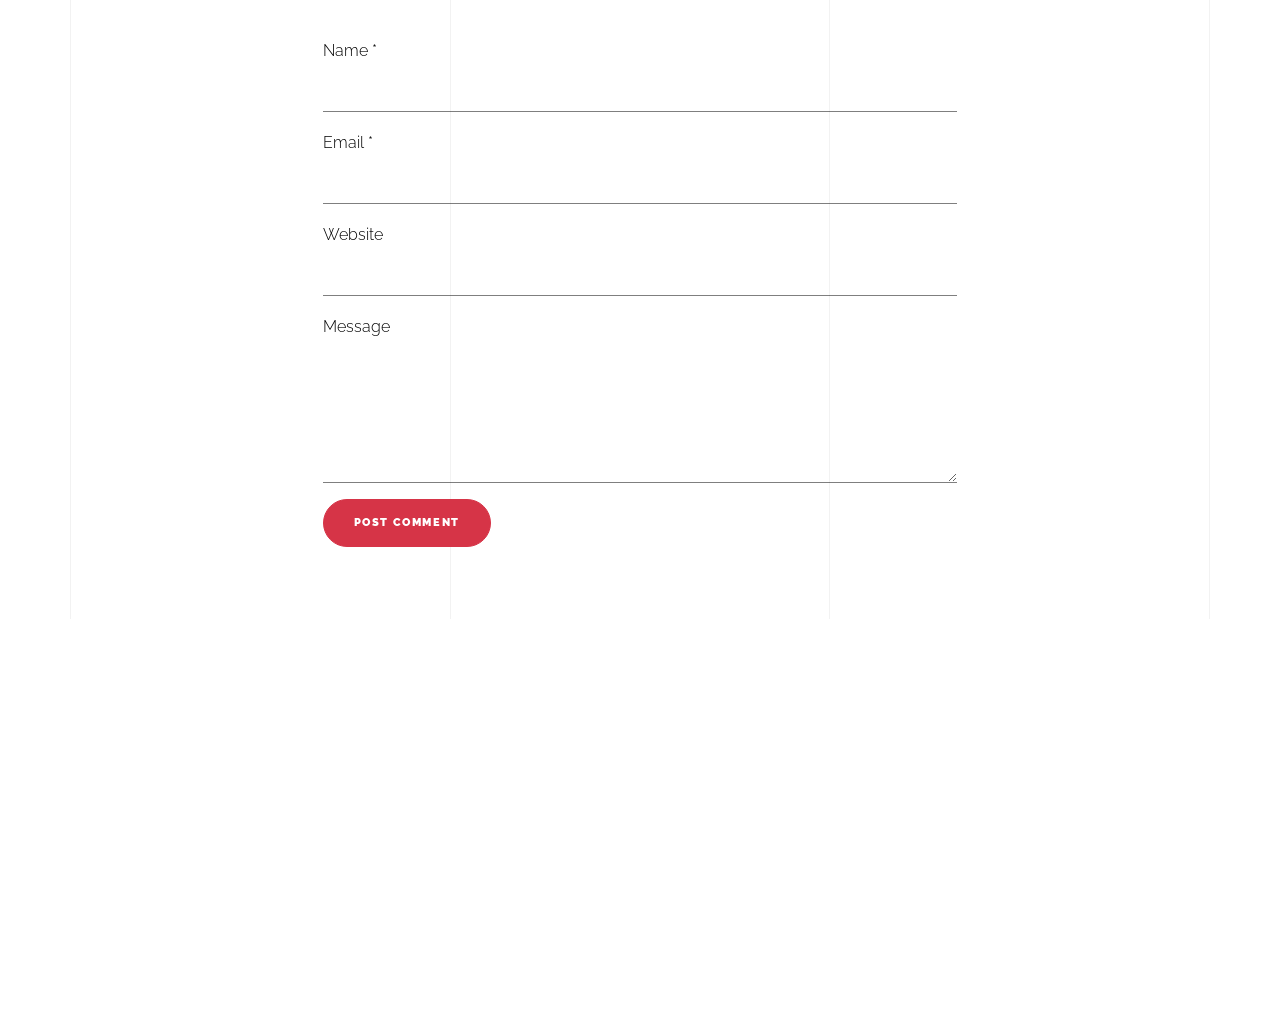
<file: light/blog-single.html>
<!doctype html>
<html lang="en">
  <head>
    <title>Unfold &mdash; A onepage portfolio HTML template by Unslate.co</title>
    <meta charset="utf-8">
    <meta name="viewport" content="width=device-width, initial-scale=1, shrink-to-fit=no">

    <meta name="description" content="A onepage portfolio HTML template by Unslate.co">
    <meta name="keywords" content="html, css, javascript, jquery">
    <meta name="author" content="Unslate.co">

    <link rel="stylesheet" href="css/vendor/icomoon/style.css">
    <link rel="stylesheet" href="css/vendor/owl.carousel.min.css">
    <link rel="stylesheet" href="css/vendor/aos.css">
    <link rel="stylesheet" href="css/vendor/animate.min.css">
    <link rel="stylesheet" href="css/vendor/bootstrap.min.css">
    <link rel="stylesheet" href="css/vendor/jquery.fancybox.min.css">
    

    <!-- Theme Style -->
    <link rel="stylesheet" href="css/style.css">

  </head>
  <body data-spy="scroll" data-target=".site-nav-target" data-offset="200">

    <nav class="unslate_co--site-mobile-menu">
      <div class="close-wrap d-flex">
        <a href="#" class="d-flex ml-auto js-menu-toggle">
          <span class="close-label">Close</span>
          <div class="close-times">
            <span class="bar1"></span>
            <span class="bar2"></span>
          </div>
        </a>
      </div>
      <div class="site-mobile-inner"></div>
    </nav>


    <div class="unslate_co--site-wrap">

      <div class="unslate_co--site-inner">

        <div class="lines-wrap">
          <div class="lines-inner">
            <div class="lines"></div>
          </div>
        </div>
        <!-- END lines -->
      
      <nav class="unslate_co--site-nav dark site-nav-target">

        <div class="container">
        
          <div class="row align-items-center justify-content-between text-left">
            <div class="col-md-5 text-right">
              <ul class="site-nav-ul js-clone-nav text-left d-none d-lg-inline-block">
                <li class="has-children">
                  <a href="index.html#home-section" class="nav-link">Home</a>
                  <ul class="dropdown">
                    <li>
                      <a href="index.html">Hero Image BG</a>
                    </li>
                    <li>
                      <a href="index-video.html">Video BG</a>
                    </li>
                    <li>
                      <a href="index-hero-slider.html">Hero Slider</a>
                    </li>
                    <li>
                      <a href="index-sidebar-menu.html">Sidebar Menu</a>
                    </li>
                    <li>
                      <a href="index-right-menu.html">Right Menu</a>
                    </li>
                  </ul>
                </li>
                <li><a href="index.html#portfolio-section" class="nav-link">Portfolio</a></li>
                <li><a href="index.html#about-section" class="nav-link">About</a></li>
                <li><a href="index.html#services-section" class="nav-link">Services</a></li>
              </ul>
            </div>
            <div class="site-logo pos-absolute">
              <a href="index.html" class="unslate_co--site-logo">Unfold<span>.</span></a>
            </div>
            <div class="col-md-5 text-right text-lg-left">
              <ul class="site-nav-ul js-clone-nav text-left d-none d-lg-inline-block">
                <li><a href="index.html#skills-section" class="nav-link">Skills</a></li>
                <li><a href="index.html#testimonial-section" class="nav-link">Testimonial</a></li>
                <li><a href="index.html#journal-section" class="nav-link active">Journal</a></li>
                <li><a href="index.html#contact-section" class="nav-link">Contact</a></li>
              </ul>

              <ul class="site-nav-ul-none-onepage text-right d-inline-block d-lg-none">
                <li><a href="#" class="js-menu-toggle">Menu</a></li>
              </ul>

            </div>
          </div>
        </div>

      </nav>
      <!-- END nav -->

      <div class="cover-v1 jarallax" style="background-image: url('images/work_1_full.jpg');">
        <div class="container">
          <div class="row align-items-center">
              
            <div class="col-md-8 mx-auto text-center">
              <h1 class="blog-heading" data-aos="fade-up" data-aos-delay="0">A HTML Guide For Beginners</h1>
              <div class="post-meta" data-aos="fade-up" data-aos-delay="100">By Joefrey on March 15, 2020 &bullet; 5 mins read</div>
            </div>

          </div>
        </div>


        <!-- dov -->
        <a href="#blog-single-section" class="mouse-wrap dark smoothscroll">
          <span class="mouse">
            <span class="scroll"></span>
          </span>
          <span class="mouse-label">Scroll</span>
        </a>

      </div>
      <!-- END .cover-v1 -->

      <div class="unslate_co--section" id="blog-single-section">
        <div class="container">
          <div class="row justify-content-center">
            <div class="col-md-7">
              <h3 class="mb-4">On her way she met a copy</h3>
              <p>Far far away, behind the word mountains, far from the countries Vokalia and Consonantia, there live the blind texts. Separated they live in Bookmarksgrove right at the coast of the Semantics, a large language ocean.</p>
              <p>A small river named Duden flows by their place and supplies it with the necessary regelialia. It is a paradisematic country, in which roasted parts of sentences fly into your mouth.</p>
              <p><img src="images/work_1_a_full.jpg" alt="Image" class="img-fluid"></p>
              <p>Even the all-powerful Pointing has no control about the blind texts it is an almost unorthographic life One day however a small line of blind text by the name of Lorem Ipsum decided to leave for the far World of Grammar.</p>
              <p>The Big Oxmox advised her not to do so, because there were thousands of bad Commas, wild Question Marks and devious Semikoli, but the Little Blind Text didn’t listen. She packed her seven versalia, put her initial into the belt and made herself on the way.</p>
              <p><img src="images/work_1_full.jpg" alt="Image" class="img-fluid"></p>
              <p>When she reached the first hills of the Italic Mountains, she had a last view back on the skyline of her hometown Bookmarksgrove, the headline of Alphabet Village and the subline of her own road, the Line Lane. Pityful a rethoric question ran over her cheek, then she continued her way.</p>


              <div class="pt-5 categories_tags ">
                <p>Categories:  <a href="#">Design</a>, <a href="#">Events</a>  Tags: <a href="#">#html</a>, <a href="#">#trends</a></p>
              </div>

              <div class="post-single-navigation d-flex align-items-stretch">
                <a href="#" class="mr-auto w-50 pr-4">
                  <span class="d-block">Previous Post</span>
                  A Mounteering Guide For Beginners
                </a>
                <a href="#" class="ml-auto w-50 text-right pl-4">
                  <span class="d-block">Next Post</span>
                  12 Creative Designers Share Ideas About Web Design
                </a>
              </div>


            <div class="pt-5">
              <h3 class="mb-5">6 Comments</h3>
              <ul class="comment-list">
                <li class="comment">
                  <div class="vcard bio">
                    <img src="images/person_woman_2.jpg" alt="Image placeholder">
                  </div>
                  <div class="comment-body">
                    <h3>Irish Smith</h3>
                    <div class="meta">January 9, 2018 at 2:21pm</div>
                    <p>Lorem ipsum dolor sit amet, consectetur adipisicing elit. Pariatur quidem laborum necessitatibus, ipsam impedit vitae autem, eum officia, fugiat saepe enim sapiente iste iure! Quam voluptas earum impedit necessitatibus, nihil?</p>
                    <p><a href="#" class="reply">Reply</a></p>
                  </div>
                </li>

                <li class="comment">
                  <div class="vcard bio">
                    <img src="images/person_woman_1.jpg" alt="Image placeholder">
                  </div>
                  <div class="comment-body">
                    <h3>Christine Stewart</h3>
                    <div class="meta">January 9, 2018 at 2:21pm</div>
                    <p>Lorem ipsum dolor sit amet, consectetur adipisicing elit. Pariatur quidem laborum necessitatibus, ipsam impedit vitae autem, eum officia, fugiat saepe enim sapiente iste iure! Quam voluptas earum impedit necessitatibus, nihil?</p>
                    <p><a href="#" class="reply">Reply</a></p>
                  </div>

                  <ul class="children">
                    <li class="comment">
                      <div class="vcard bio">
                        <img src="images/person_man_3.jpg" alt="Image placeholder">
                      </div>
                      <div class="comment-body">
                        <h3>Chintan Patel</h3>
                        <div class="meta">January 9, 2018 at 2:21pm</div>
                        <p>Lorem ipsum dolor sit amet, consectetur adipisicing elit. Pariatur quidem laborum necessitatibus, ipsam impedit vitae autem, eum officia, fugiat saepe enim sapiente iste iure! Quam voluptas earum impedit necessitatibus, nihil?</p>
                        <p><a href="#" class="reply">Reply</a></p>
                      </div>


                      <ul class="children">
                        <li class="comment">
                          <div class="vcard bio">
                            <img src="images/person_man_2.jpg" alt="Image placeholder">
                          </div>
                          <div class="comment-body">
                            <h3>John Doe</h3>
                            <div class="meta">January 9, 2018 at 2:21pm</div>
                            <p>Lorem ipsum dolor sit amet, consectetur adipisicing elit. Pariatur quidem laborum necessitatibus, ipsam impedit vitae autem, eum officia, fugiat saepe enim sapiente iste iure! Quam voluptas earum impedit necessitatibus, nihil?</p>
                            <p><a href="#" class="reply">Reply</a></p>
                          </div>

                            <ul class="children">
                              <li class="comment">
                                <div class="vcard bio">
                                  <img src="images/person_man_1.jpg" alt="Image placeholder">
                                </div>
                                <div class="comment-body">
                                  <h3>Ben Afflick</h3>
                                  <div class="meta">January 9, 2018 at 2:21pm</div>
                                  <p>Lorem ipsum dolor sit amet, consectetur adipisicing elit. Pariatur quidem laborum necessitatibus, ipsam impedit vitae autem, eum officia, fugiat saepe enim sapiente iste iure! Quam voluptas earum impedit necessitatibus, nihil?</p>
                                  <p><a href="#" class="reply">Reply</a></p>
                                </div>
                              </li>
                            </ul>
                        </li>
                      </ul>
                    </li>
                  </ul>
                </li>

                <li class="comment">
                  <div class="vcard bio">
                    <img src="images/person_woman_3.jpg" alt="Image placeholder">
                  </div>
                  <div class="comment-body">
                    <h3>Jean Doe</h3>
                    <div class="meta">January 9, 2018 at 2:21pm</div>
                    <p>Lorem ipsum dolor sit amet, consectetur adipisicing elit. Pariatur quidem laborum necessitatibus, ipsam impedit vitae autem, eum officia, fugiat saepe enim sapiente iste iure! Quam voluptas earum impedit necessitatibus, nihil?</p>
                    <p><a href="#" class="reply">Reply</a></p>
                  </div>
                </li>
              </ul>
              <!-- END comment-list -->
              
              <div class="comment-form-wrap pt-5">
                <h3 class="mb-5">Leave a comment</h3>
                <form action="#" class="">
                  <div class="form-group">
                    <label for="name">Name *</label>
                    <input type="text" class="form-control" id="name">
                  </div>
                  <div class="form-group">
                    <label for="email">Email *</label>
                    <input type="email" class="form-control" id="email">
                  </div>
                  <div class="form-group">
                    <label for="website">Website</label>
                    <input type="url" class="form-control" id="website">
                  </div>

                  <div class="form-group">
                    <label for="message">Message</label>
                    <textarea name="message" id="message" cols="30" rows="5" class="form-control"></textarea>
                  </div>
                  <div class="form-group">
                    <input type="submit" value="Post Comment" class="btn btn-primary btn-md">
                  </div>

                </form>
              </div>
            </div>
            </div>
          </div>
        </div>
      </div>

      
      </div>

      <footer class="unslate_co--footer unslate_co--section">
        <div class="container">
          <div class="row justify-content-center">
            <div class="col-md-7">
              
              <div class="footer-site-logo"><a href="#">Unfold<span>.</span></a></div>

              <ul class="footer-site-social">
                <li><a href="#">Facebook</a></li>
                <li><a href="#">Twitter</a></li>
                <li><a href="#">Instagram</a></li>
                <li><a href="#">Dribbble</a></li>
                <li><a href="#">Behance</a></li>
              </ul>

              <p class="site-copyright">
                <small>&copy; 2020 <a href="#">Unfold</a>. All Rights Reserved. Design with <span class="icon-heart text-danger"></span> by <a href="#">Unslate.co</a>.</small>
              </p>

            </div>
          </div>
        </div>
      </footer>

      
    </div>

    <!-- Loader -->
    <div id="unslate_co--overlayer"></div>
    <div class="site-loader-wrap">
      <div class="site-loader dark"></div>
    </div>

    <script src="js/scripts-dist.js"></script>
    <script src="js/main.js"></script>

    <!-- Global site tag (gtag.js) - Google Analytics -->
<script async src="https://www.googletagmanager.com/gtag/js?id=UA-157808202-1"></script>
<script>
  window.dataLayer = window.dataLayer || [];
  function gtag(){dataLayer.push(arguments);}
  gtag('js', new Date());

  gtag('config', 'UA-157808202-1');
</script>

  </body>
</html>
</file>
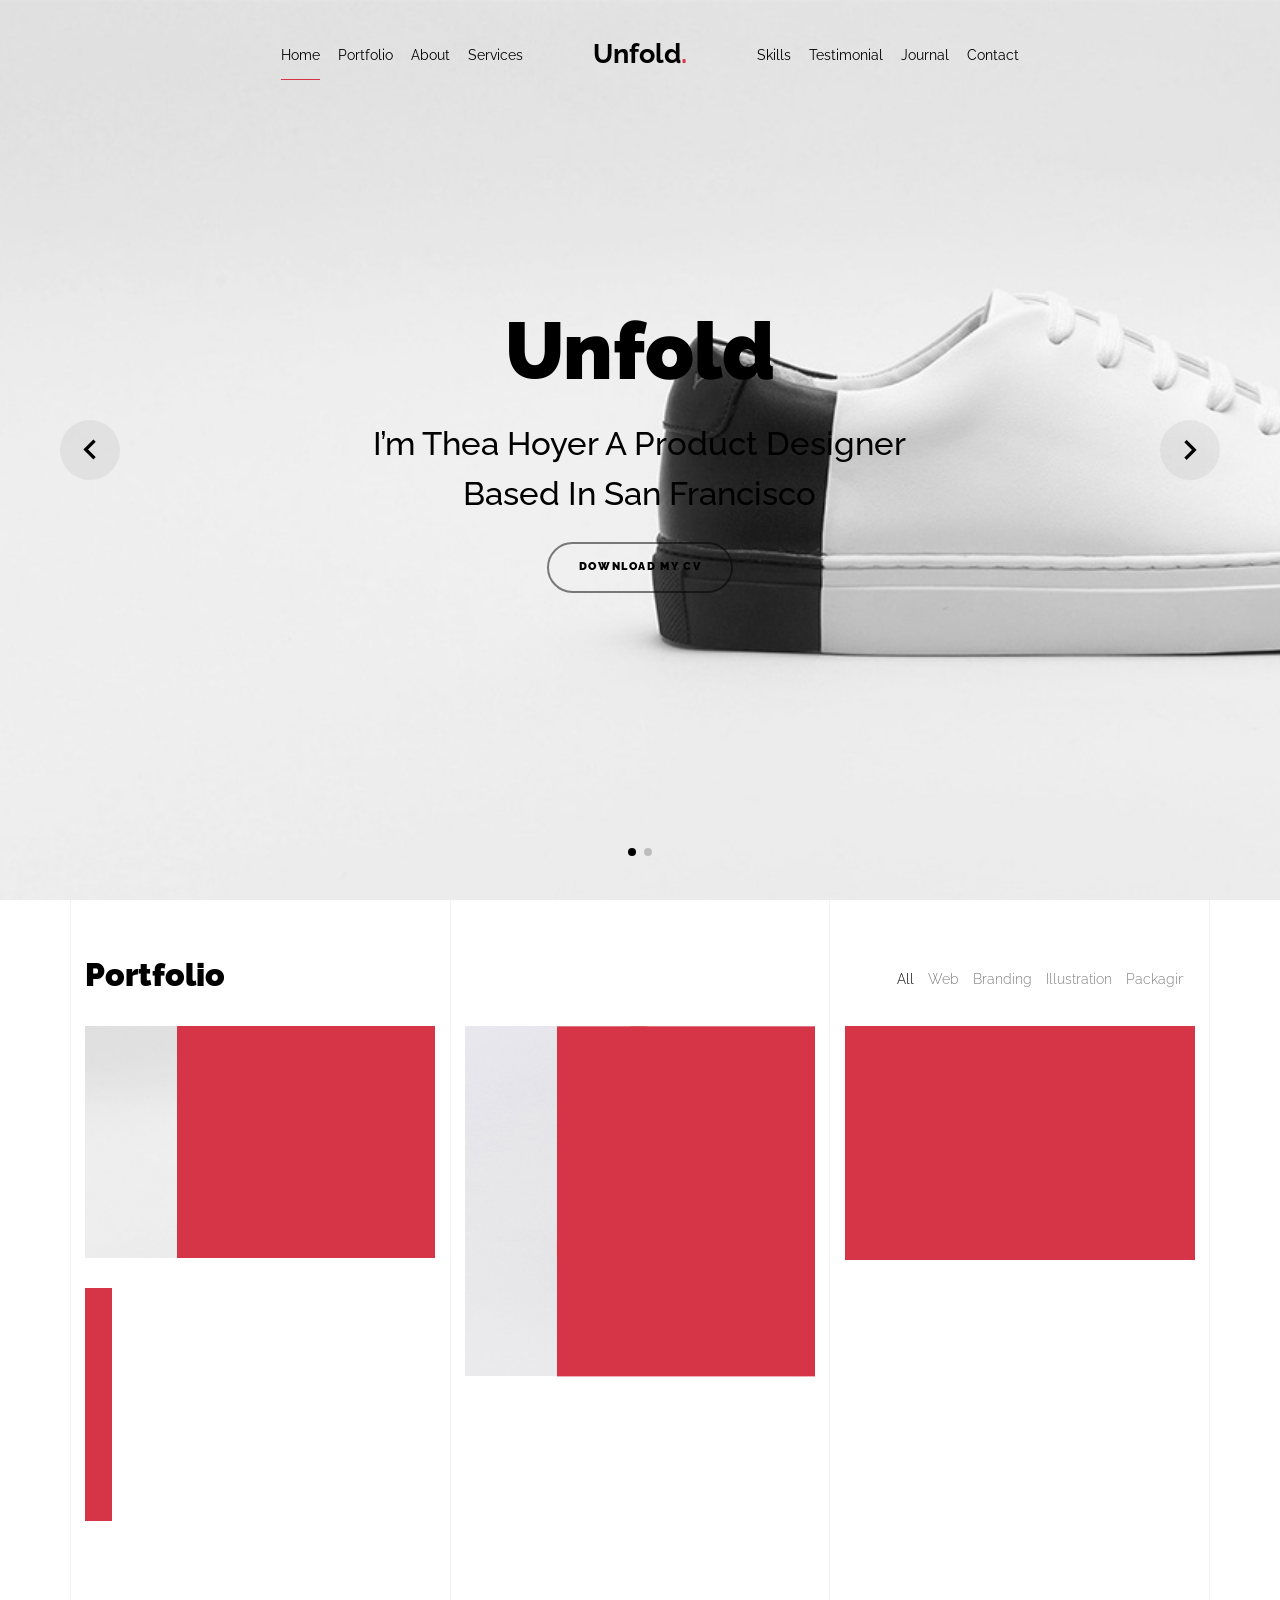
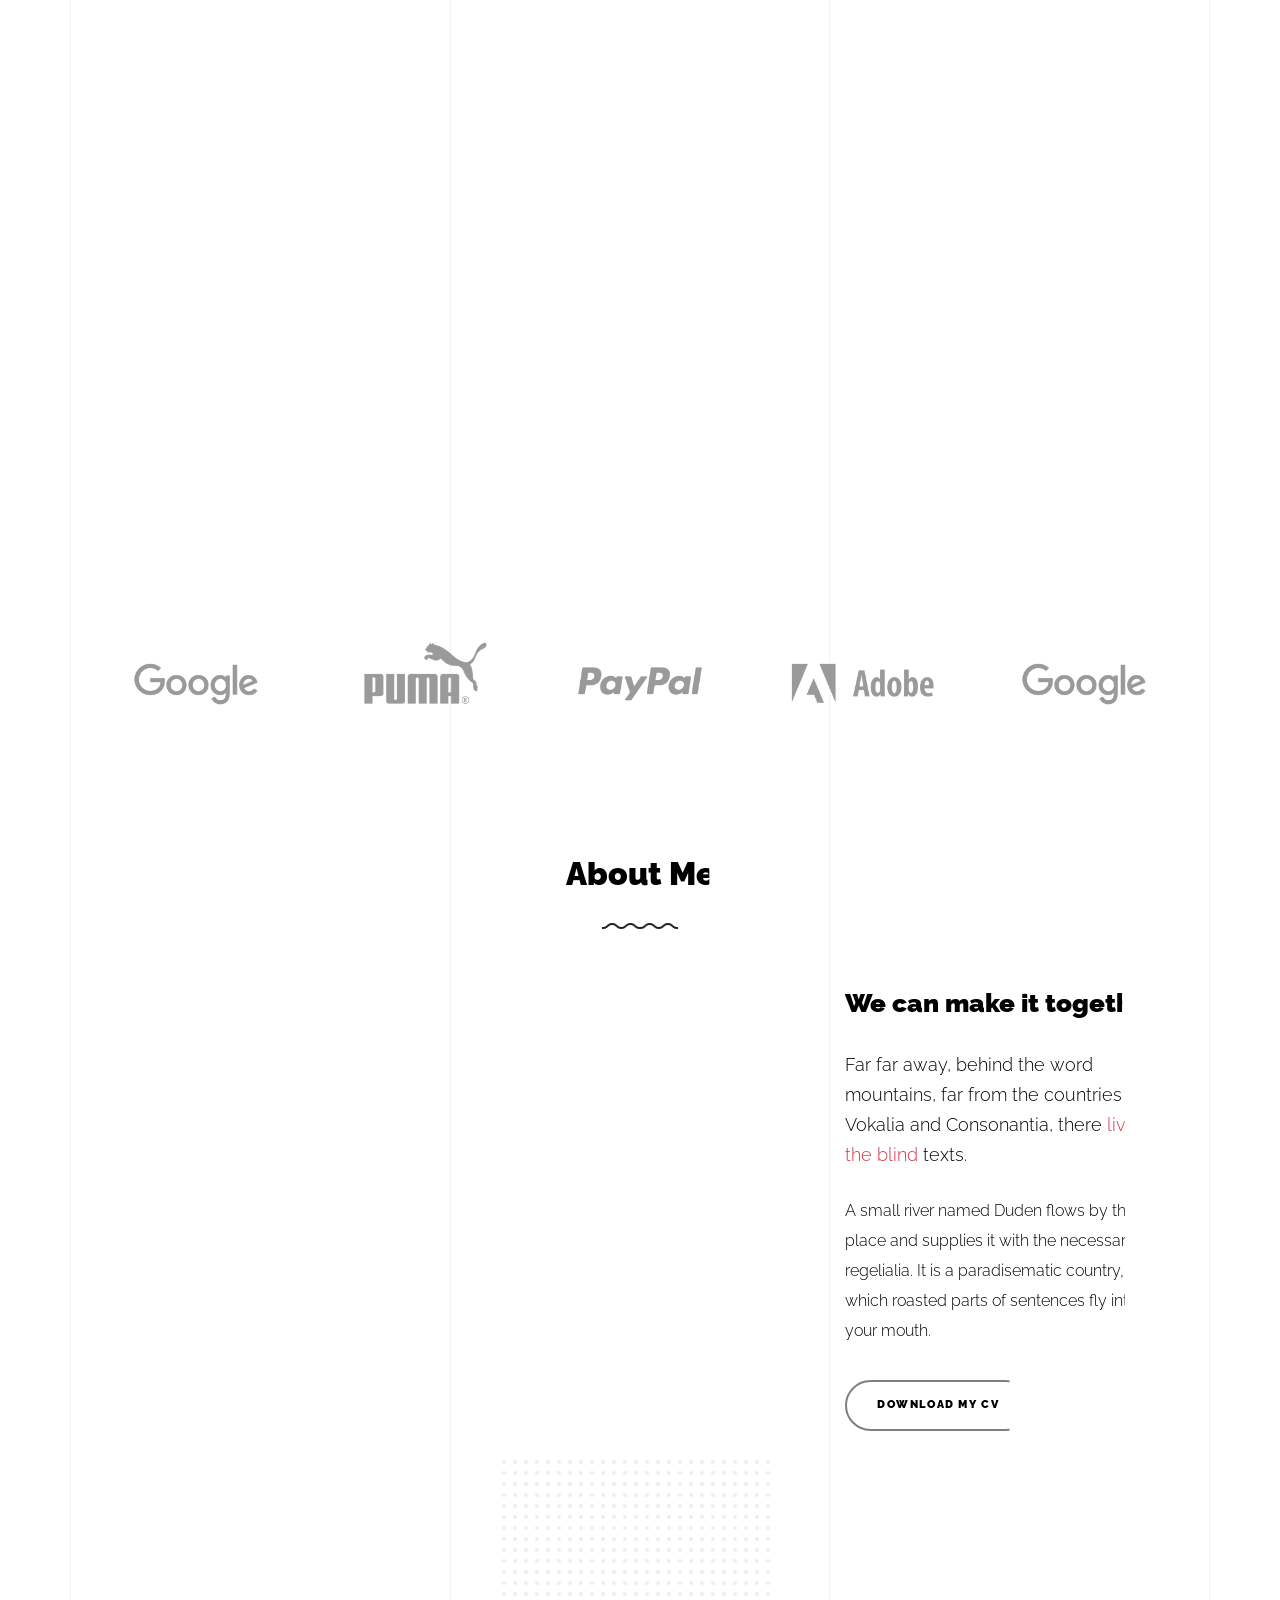
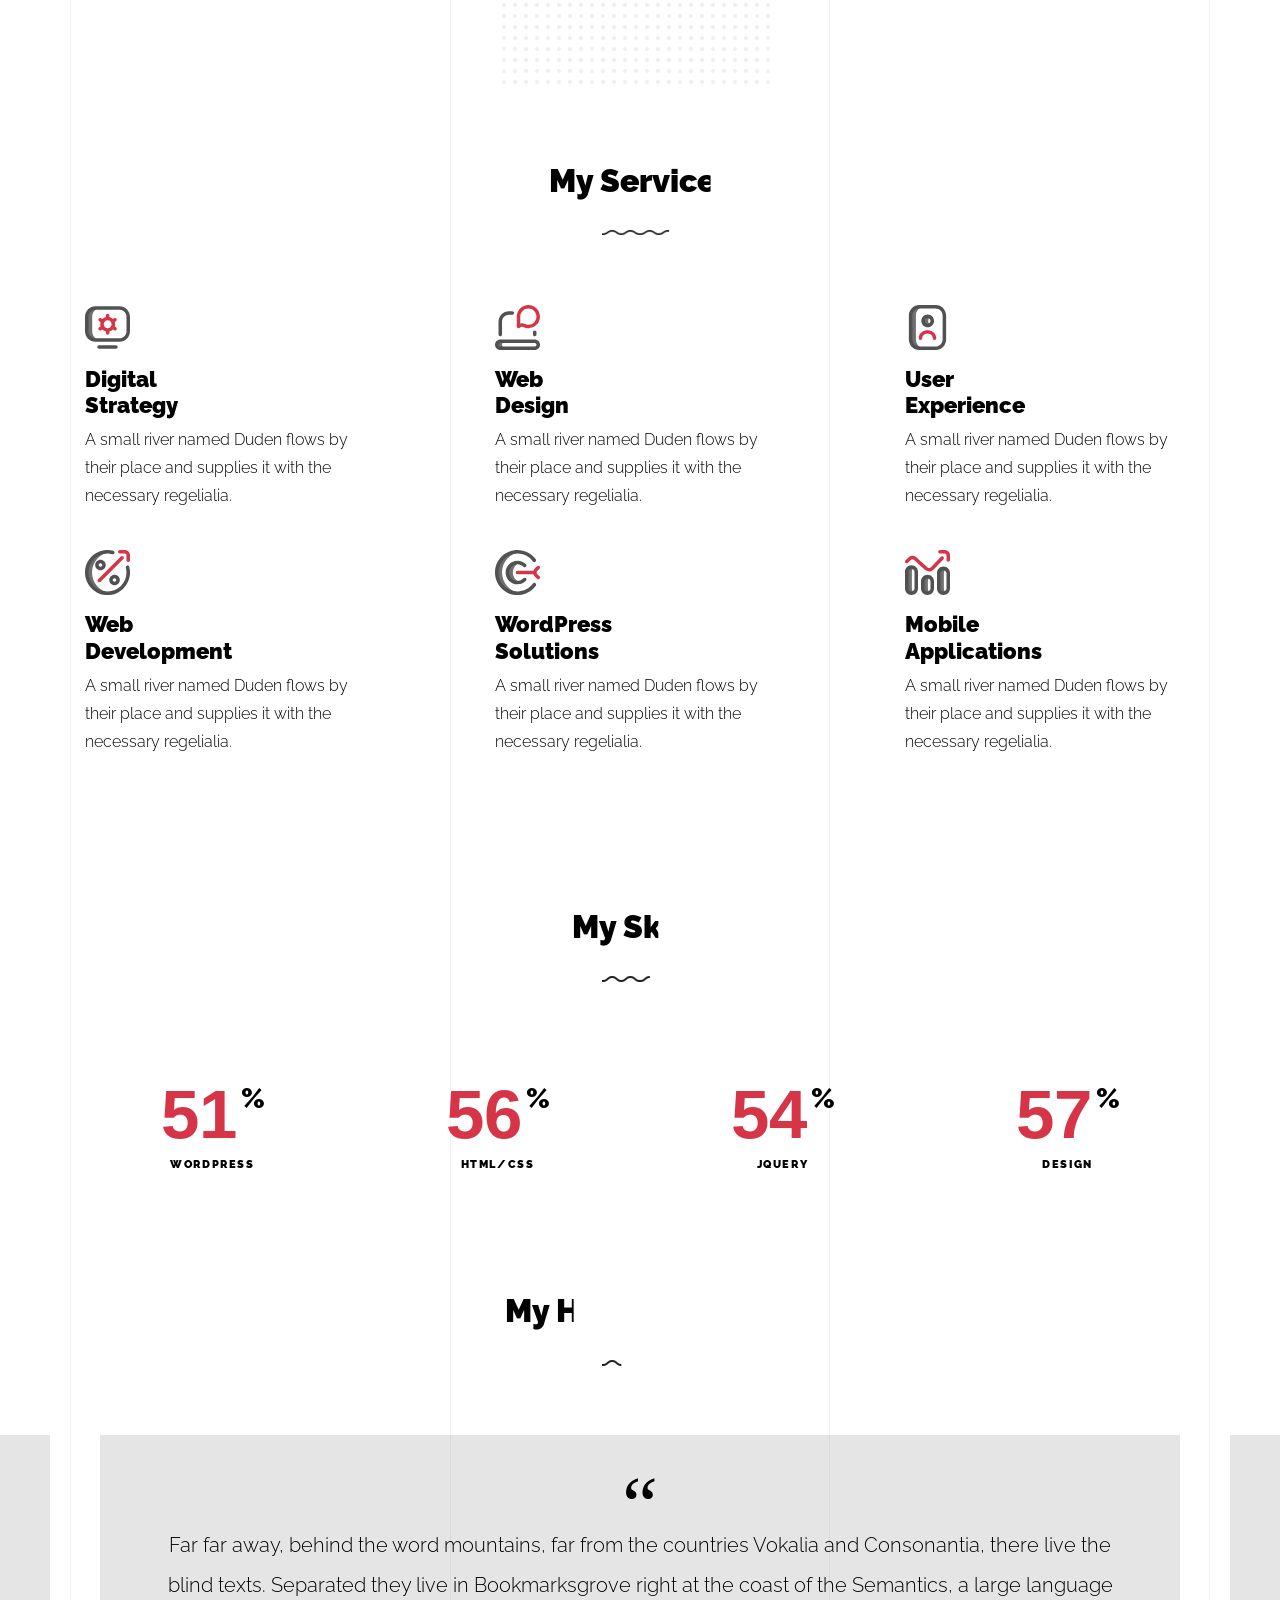
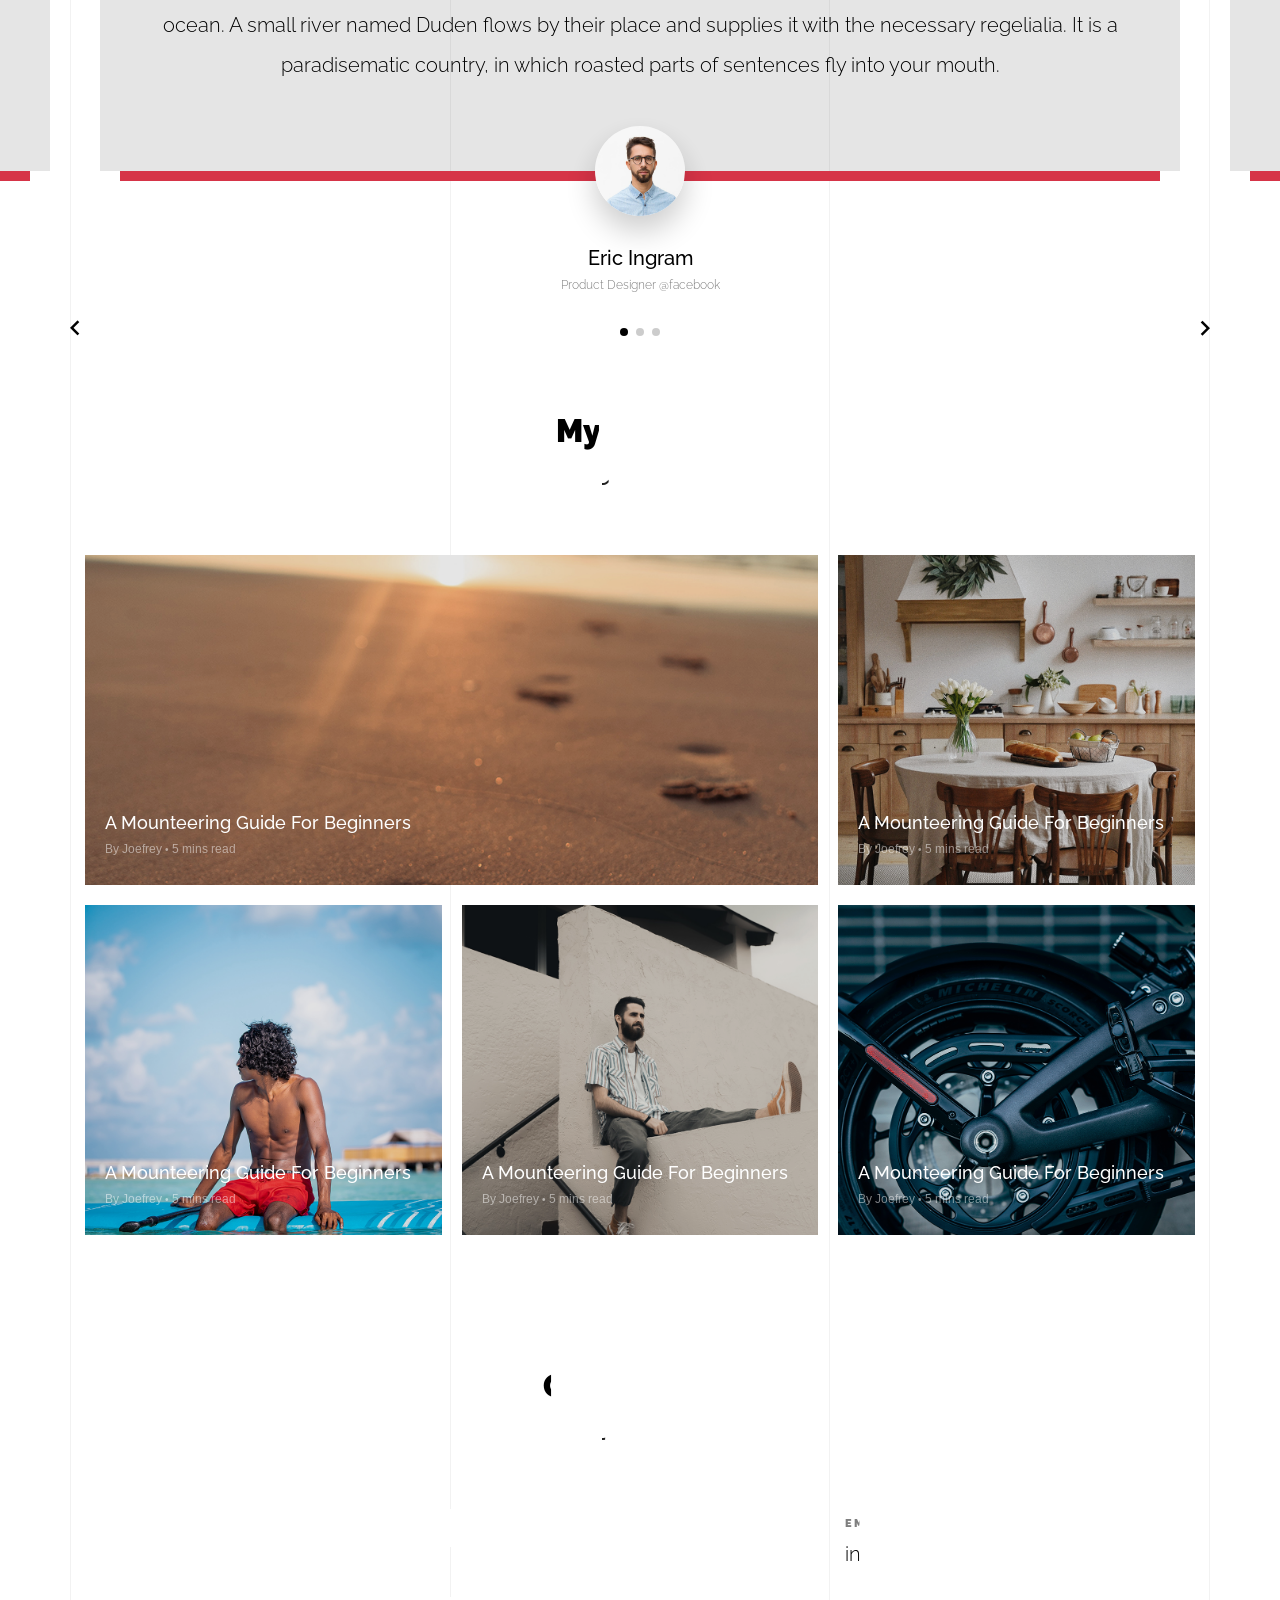
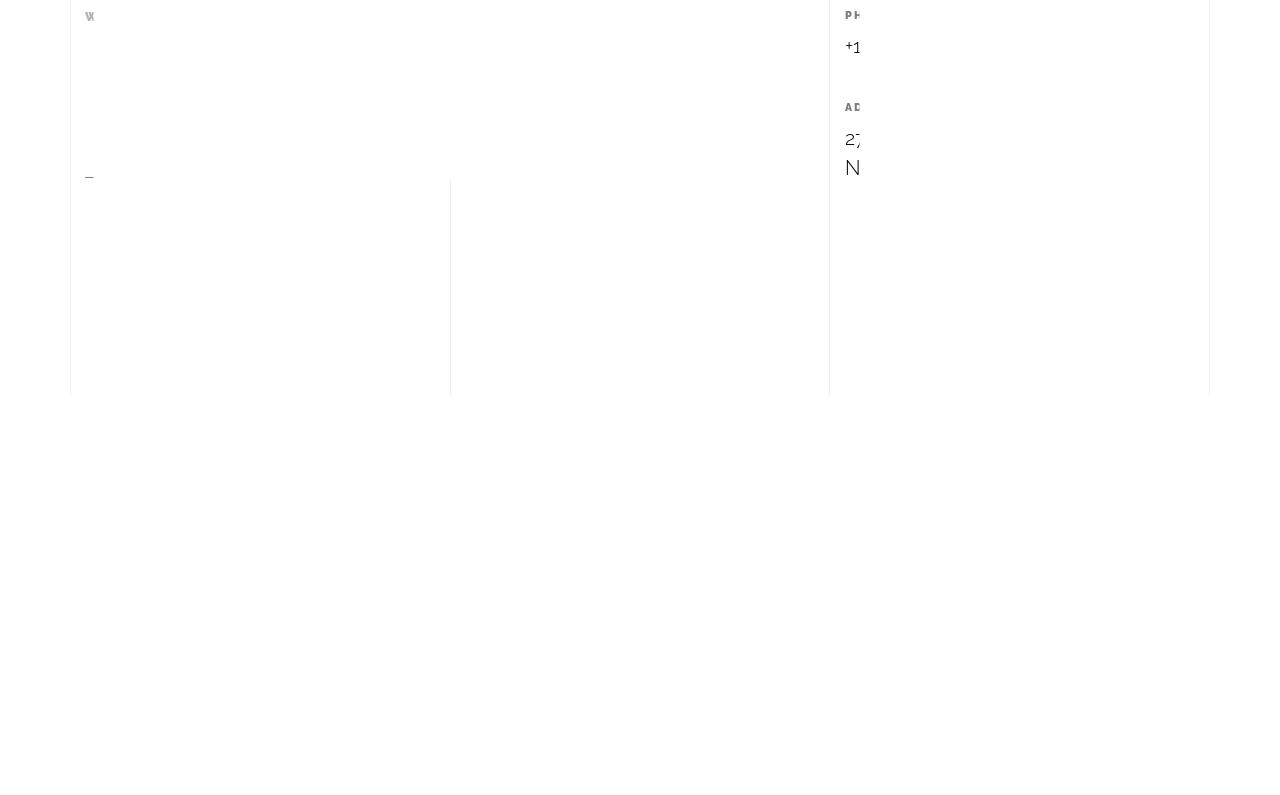
<file: light/index-hero-slider.html>
<!doctype html>
<html lang="en">
  <head>
    <title>Unfold &mdash; A onepage portfolio HTML template by Unslate.co</title>
    <meta charset="utf-8">
    <meta name="viewport" content="width=device-width, initial-scale=1, shrink-to-fit=no">

    <meta name="description" content="A onepage portfolio HTML template by Unslate.co">
    <meta name="keywords" content="html, css, javascript, jquery">
    <meta name="author" content="Unslate.co">

    <link rel="stylesheet" href="css/vendor/icomoon/style.css">
    <link rel="stylesheet" href="css/vendor/owl.carousel.min.css">
    <link rel="stylesheet" href="css/vendor/aos.css">
    <link rel="stylesheet" href="css/vendor/animate.min.css">
    <link rel="stylesheet" href="css/vendor/bootstrap.min.css">
    <link rel="stylesheet" href="css/vendor/jquery.fancybox.min.css">
    

    <!-- Theme Style -->
    <link rel="stylesheet" href="css/style.css">

  </head>
  <body data-spy="scroll" data-target=".site-nav-target" data-offset="200">

    <nav class="unslate_co--site-mobile-menu">
      <div class="close-wrap d-flex">
        <a href="#" class="d-flex ml-auto js-menu-toggle">
          <span class="close-label">Close</span>
          <div class="close-times">
            <span class="bar1"></span>
            <span class="bar2"></span>
          </div>
        </a>
      </div>
      <div class="site-mobile-inner"></div>
    </nav>


    <div class="unslate_co--site-wrap">

      <div class="unslate_co--site-inner">

        <div class="lines-wrap">
          <div class="lines-inner">
            <div class="lines"></div>
          </div>
        </div>
        <!-- END lines -->
      
      <nav class="unslate_co--site-nav dark site-nav-target">

        <div class="container">
        
          <div class="row align-items-center justify-content-between text-left">
            <div class="col-md-5 text-right">
              <ul class="site-nav-ul js-clone-nav text-left d-none d-lg-inline-block">
                <li class="has-children">
                  <a href="#home-section" class="nav-link">Home</a>
                  <ul class="dropdown">
                    <li>
                      <a href="index.html">Hero Image BG</a>
                    </li>
                    <li>
                      <a href="index-video.html">Video BG</a>
                    </li>
                    <li>
                      <a href="index-hero-slider.html">Hero Slider</a>
                    </li>
                    <li>
                      <a href="index-sidebar-menu.html">Sidebar Menu</a>
                    </li>
                    <li>
                      <a href="index-right-menu.html">Right Menu</a>
                    </li>
                  </ul>
                </li>
                <li><a href="#portfolio-section" class="nav-link">Portfolio</a></li>
                <li><a href="#about-section" class="nav-link">About</a></li>
                <li><a href="#services-section" class="nav-link">Services</a></li>
              </ul>
            </div>
            <div class="site-logo pos-absolute">
              <a href="index-hero-slider.html" class="unslate_co--site-logo">Unfold<span>.</span></a>
            </div>
            <div class="col-md-5 text-right text-lg-left">
              <ul class="site-nav-ul js-clone-nav text-left d-none d-lg-inline-block">
                <li><a href="#skills-section" class="nav-link">Skills</a></li>
                <li><a href="#testimonial-section" class="nav-link">Testimonial</a></li>
                <li><a href="#journal-section" class="nav-link">Journal</a></li>
                <li><a href="#contact-section" class="nav-link">Contact</a></li>
              </ul>

              <ul class="site-nav-ul-none-onepage text-right d-inline-block d-lg-none">
                <li><a href="#" class="js-menu-toggle">Menu</a></li>
              </ul>

            </div>
          </div>
        </div>

      </nav>
      <!-- END nav -->
      
      <div class="hero-slider-wrap">
        
        <div class="owl-carousel single-slider mb-0">
          
          <div class="cover-v1 jarallax" style="background-image: url('images/work_1_md.jpg');" id="home-section">
            <div class="container">
              <div class="row align-items-center">
                  
                <div class="col-md-7 mx-auto text-center">
                  <h1 class="heading gsap-reveal-hero">Unfold</h1>
                  <h2 class="subheading mb-4 gsap-reveal-hero">I’m Thea Hoyer A Product Designer Based In San Francisco</h2>
                  <p class="gsap-reveal-hero"><a href="#" class="btn btn-outline-pill btn-bg-white--hover btn-custom-light">Download my CV</a></p>
                </div>

              </div>
            </div>

          </div>
          <!-- END .cover-v1 -->


          <div class="cover-v1 jarallax" style="background-image: url('images/work_2_b_full.jpg');">
            <div class="container">
              <div class="row align-items-center">
                  
                <div class="col-md-12 mx-auto text-center">
                  <h1 class="heading gsap-reveal-hero">One Page Portfolio</h1>
                </div>

              </div>
            </div>

          </div>
          <!-- END .cover-v1 -->

        </div>
        <!-- END owl-carousel -->
        
      </div>

      <div class="unslate_co--section" id="portfolio-section">
        <div class="container">
          
          
          <div class="relative"><div class="loader-portfolio-wrap"><div class="loader-portfolio dark"></div></div> </div>
          <div id="portfolio-single-holder"></div>

          <div class="portfolio-wrapper">

            <div class="d-flex align-items-center mb-4 gsap-reveal gsap-reveal-filter">
              <h2 class="mr-auto heading-h2">Portfolio</h2>
              
              <a href="#" class="text-black js-filter d-inline-block d-lg-none">Filter</a>
              
              <div class="filter-wrap">
                <div class="filter ml-auto" id="filters">
                  <a href="#" class="active" data-filter="*">All</a>
                  <a href="#" data-filter=".web">Web</a>
                  <a href="#" data-filter=".branding">Branding</a>
                  <a href="#" data-filter=".illustration">Illustration</a>
                  <a href="#" data-filter=".packaging">Packaging</a>
                </div>
              </div>
            </div>


            
            <div id="posts" class="row gutter-isotope-item">
              <div class="item web branding col-sm-6 col-md-6 col-lg-4 isotope-mb-2">
                <a href="portfolio-single-1.html" class="portfolio-item ajax-load-page isotope-item gsap-reveal-img" data-id="1">
                    <div class="overlay">
                      <span class="wrap-icon icon-link2"></span>
                      <div class="portfolio-item-content">
                        <h3>Shoe Rebranding</h3>
                        <p>web, branding</p>
                      </div>
                    </div>
                    <img src="images/work_1_md.jpg" class="lazyload  img-fluid" alt="Images" />
                  </a>
              </div>
              <div class="item branding packaging illustration col-sm-6 col-md-6 col-lg-4 isotope-mb-2 ">
                <a href="portfolio-single-3.html" class="portfolio-item ajax-load-page item-portrait isotope-item gsap-reveal-img" data-id="3">
                    <div class="overlay">
                      <span class="wrap-icon icon-link2"></span>
                      <div class="portfolio-item-content">
                        <h3>Reworking</h3>
                        <p>branding, packaging, illustration</p>
                      </div>
                    </div>
                    <img src="images/work_2_md.jpg" class="lazyload  img-fluid" alt="Images" />
                  </a>
              </div>

              <div class="item branding packaging col-sm-6 col-md-6 col-lg-4 isotope-mb-2">
                <a href="portfolio-single-4.html" class="portfolio-item isotope-item ajax-load-page gsap-reveal-img" data-id="4">
                    <div class="overlay">
                      <span class="wrap-icon icon-link2"></span>
                      <div class="portfolio-item-content">
                        <h3>Modern Building</h3>
                        <p>branding, packaging</p>
                      </div>
                    </div>
                    <img src="images/work_3_md.jpg" class="lazyload  img-fluid" alt="Images" />
                  </a>
              </div>

              <div class="item web packaging col-sm-6 col-md-6 col-lg-4 isotope-mb-2">

                <a href="images/work_4_full.jpg" class="portfolio-item isotope-item gsap-reveal-img" data-fancybox="gallery" data-caption="Watch">
                    <div class="overlay">
                      <span class="wrap-icon icon-photo2"></span>
                      <div class="portfolio-item-content">
                        <h3>Watch</h3>
                        <p>web, packaging</p>
                      </div>
                    </div>
                    <img src="images/work_4_full.jpg" class="lazyload  img-fluid" alt="Images" />
                  </a>

              </div>

              <div class="item illustration packaging col-sm-6 col-md-6 col-lg-4 isotope-mb-2">
                <a href="images/work_5_md.jpg" class="portfolio-item isotope-item gsap-reveal-img" data-fancybox="gallery" data-caption="Shoe Rebranding">
                    <div class="overlay">
                      <span class="wrap-icon icon-photo2"></span>
                      <div class="portfolio-item-content">
                        <h3>Shoe Rebranding</h3>
                        <p>illustration, packaging</p>
                      </div>
                    </div>
                    <img src="images/work_5_md.jpg" class="lazyload  img-fluid" alt="Images" />
                  </a>
              </div>

              <div class="item web branding col-sm-6 col-md-6 col-lg-4 isotope-mb-2">
                <a href="portfolio-single-2.html" class="portfolio-item ajax-load-page item-portrait isotope-item gsap-reveal-img" data-id="2">
                    <div class="overlay">
                      <span class="wrap-icon icon-link2"></span>
                      <div class="portfolio-item-content">
                        <h3>Reshape</h3>
                        <p>web, branding</p>
                      </div>
                    </div>
                    <img src="images/work_6_md.jpg" class="lazyload  img-fluid" alt="Images" />
                  </a>
              </div>

              <div class="item branding packaging col-sm-6 col-md-6 col-lg-4 isotope-mb-2">
                <a href="images/work_7_a_md.jpg" class="portfolio-item item-portrait isotope-item gsap-reveal-img" data-fancybox="gallery" data-caption="Modern Building">
                    <div class="overlay">
                      <span class="wrap-icon icon-photo2"></span>
                      <div class="portfolio-item-content">
                        <h3>Modern Building</h3>
                        <p>branding, packaging</p>
                      </div>
                    </div>
                    <img src="images/work_7_a_md.jpg" class="lazyload  img-fluid" alt="Images" />
                  </a>
              </div>

              <div class="item web branding col-sm-6 col-md-6 col-lg-4 isotope-mb-2">
                <a href="https://www.youtube.com/watch?v=mwtbEGNABWU" class="portfolio-item isotope-item gsap-reveal-img" data-fancybox="gallery" data-caption="Showreel 2019">
                    <div class="overlay">
                      <span class="wrap-icon icon-play_circle_filled"></span>
                      <div class="portfolio-item-content">
                        <h3>Showreel 2019</h3>
                        <p>web, branding</p>
                      </div>
                    </div>
                    <img src="images/work_8_md.jpg" class="lazyload  img-fluid" alt="Images" />
                  </a>
              </div>

              <div class="item web illustration col-sm-6 col-md-6 col-lg-4 isotope-mb-2">
                <a href="images/work_9_a_md.jpg" class="portfolio-item isotope-item gsap-reveal-img" data-fancybox="gallery" data-caption="Render Packaging">
                    <div class="overlay">
                      <span class="wrap-icon icon-photo2"></span>
                      <div class="portfolio-item-content">
                        <h3>Render Packaging</h3>
                        <p>web, illustration</p>
                      </div>
                    </div>
                    <img src="images/work_9_a_md.jpg" class="lazyload  img-fluid" alt="Images" />
                  </a>
              </div>

            </div>
            
          </div>


        </div>
      </div>

      <div class="unslate_co--section">
        <div class="container">
          <div class="owl-carousel logo-slider">
            <div class="logo-v1 gsap-reveal">
              <img src="images/logo-google.png" alt="Image" class="img-fluid">
            </div>
            <div class="logo-v1 gsap-reveal">
              <img src="images/logo-puma.png" alt="Image" class="img-fluid">
            </div>
            <div class="logo-v1 gsap-reveal">
              <img src="images/logo-paypal.png" alt="Image" class="img-fluid">
            </div>
            <div class="logo-v1 gsap-reveal">
              <img src="images/logo-adobe.png" alt="Image" class="img-fluid">
            </div>
          </div>
        </div>
      </div>



      <div class="unslate_co--section" id="about-section">
        <div class="container">
          
          <div class="section-heading-wrap text-center mb-5">
            <h2 class="heading-h2 text-center divider"><span class="gsap-reveal">About Me</span></h2>
            <img src="images/divider.png" alt="divider" width="76">
          </div>
          

          <div class="row mt-5 justify-content-between">
            <div class="col-lg-7 mb-5 mb-lg-0" data-aos="fade-up">
              <figure class="dotted-bg gsap-reveal-img">
                <img src="images/about_me_pic.jpg" alt="Image" class="img-fluid">
              </figure>
            </div>
            <div class="col-lg-4 pr-lg-5">
              <h3 class="mb-4 heading-h3"><span class="gsap-reveal">We can make it together</span></h3>
              <p class="lead gsap-reveal">Far far away, behind the word mountains, far from the countries Vokalia and Consonantia, there <a href="#">live the blind</a> texts. </p>
              <p class="mb-4 gsap-reveal">A small river named Duden flows by their place and supplies it with the necessary regelialia. It is a paradisematic country, in which roasted parts of sentences fly into your mouth.</p>
              <p class="gsap-reveal"><a href="#" class="btn btn-outline-pill btn-custom-light">Download my CV</a></p>
            </div>
          </div>
        </div>
      </div>

      <div class="unslate_co--section" id="services-section">
        <div class="container">

          <div class="section-heading-wrap text-center mb-5">
            <h2 class="heading-h2 text-center divider"><span class="gsap-reveal">My Services</span></h2>
            <span class="gsap-reveal"><img src="images/divider.png" alt="divider" width="76"></span>
          </div>

          <div class="row gutter-v3">
            <div class="col-md-6 col-lg-4 mb-4">
              <div class="feature-v1" data-aos="fade-up" data-aos-delay="0">
                <div class="wrap-icon mb-3">
                  <img src="images/svg/001-options.svg" alt="Image" width="45">
                </div>
                <h3>Digital <br> Strategy</h3>
                <p>A small river named Duden flows by their place and supplies it with the necessary regelialia. </p>
              </div> 
            </div>
            <div class="col-md-6 col-lg-4 mb-4">
              <div class="feature-v1" data-aos="fade-up" data-aos-delay="100">
                <div class="wrap-icon mb-3">
                  <img src="images/svg/002-chat.svg" alt="Icon" width="45">
                </div>
                <h3>Web <br> Design</h3>
                <p>A small river named Duden flows by their place and supplies it with the necessary regelialia. </p>
              </div> 
            </div>
            <div class="col-md-6 col-lg-4 mb-4">
              <div class="feature-v1" data-aos="fade-up" data-aos-delay="200">
                <div class="wrap-icon mb-3">
                  <img src="images/svg/003-contact-book.svg" alt="Image" class="img-fluid" width="45">
                </div>
                <h3>User <br> Experience</h3>
                <p>A small river named Duden flows by their place and supplies it with the necessary regelialia. </p>
              </div> 
            </div>

            <div class="col-md-6 col-lg-4 mb-4">
              <div class="feature-v1" data-aos="fade-up" data-aos-delay="0">
                <div class="wrap-icon mb-3">
                  <img src="images/svg/004-percentage.svg" alt="Image" width="45">
                </div>
                <h3>Web <br> Development</h3>
                <p>A small river named Duden flows by their place and supplies it with the necessary regelialia. </p>
              </div> 
            </div>
            <div class="col-md-6 col-lg-4 mb-4">
              <div class="feature-v1" data-aos="fade-up" data-aos-delay="100">
                <div class="wrap-icon mb-3">
                  <img src="images/svg/006-goal.svg" alt="Image" width="45">
                </div>
                <h3>WordPress <br> Solutions</h3>
                <p>A small river named Duden flows by their place and supplies it with the necessary regelialia. </p>
              </div> 
            </div>
            <div class="col-md-6 col-lg-4 mb-4">
              <div class="feature-v1" data-aos="fade-up" data-aos-delay="200">
                <div class="wrap-icon mb-3">
                  <img src="images/svg/005-line-chart.svg" alt="Image" width="45">
                </div>
                <h3>Mobile <br> Applications</h3>
                <p>A small river named Duden flows by their place and supplies it with the necessary regelialia. </p>
              </div> 
            </div>

          </div>

        </div>
      </div>

      <div class="unslate_co--section section-counter" id="skills-section">
        <div class="container">
          <div class="section-heading-wrap text-center mb-5">
            <h2 class="heading-h2 text-center divider"><span class="gsap-reveal">My Skills</span></h2>
            <span class="gsap-reveal"><img src="images/divider.png" alt="divider" width="76"></span>
          </div>


          <div class="row pt-5">
            <div class="col-6 col-sm-6 mb-5 mb-lg-0 col-md-6 col-lg-3" data-aos="fade-up" data-aos-delay="0">
              <div class="counter-v1 text-center">
                <span class="number-wrap">
                  <span class="number number-counter" data-number="90">0</span>
                  <span class="append-text">%</span>
                </span>
                <span class="counter-label">WordPress</span>
              </div>
            </div>
            <div class="col-6 col-sm-6 mb-5 mb-lg-0 col-md-6 col-lg-3" data-aos="fade-up" data-aos-delay="100">
              <div class="counter-v1 text-center">
                <span class="number-wrap">
                  <span class="number number-counter" data-number="99">0</span>
                  <span class="append-text">%</span>
                </span>
                <span class="counter-label">HTML/CSS</span>
              </div>
            </div>
            <div class="col-6 col-sm-6 mb-5 mb-lg-0 col-md-6 col-lg-3" data-aos="fade-up" data-aos-delay="200">
              <div class="counter-v1 text-center">
                <span class="number-wrap">
                  <span class="number number-counter" data-number="95">0</span>
                  <span class="append-text">%</span>
                </span>
                <span class="counter-label">jQuery</span>
              </div>
            </div>
            <div class="col-6 col-sm-6 mb-5 mb-lg-0 col-md-6 col-lg-3" data-aos="fade-up" data-aos-delay="300">
              <div class="counter-v1 text-center">
                <span class="number-wrap">
                  <span class="number number-counter" data-number="100">0</span>
                  <span class="append-text">%</span>
                </span>
                <span class="counter-label">Design</span>
              </div>
            </div>
          </div>
        </div>
      </div>
      <!-- END .counter -->

      <div class="unslate_co--section" id="testimonial-section">
        <div class="container">
          <div class="section-heading-wrap text-center mb-5">
            <h2 class="heading-h2 text-center divider"><span class="gsap-reveal">My Happy Clients</span></h2>
            <span class="gsap-reveal"><img src="images/divider.png" alt="divider" width="76"></span>
          </div>
        </div>

        <div class="owl-carousel testimonial-slider">
          <div>
            <div class="testimonial-v1">
              <div class="testimonial-inner-bg">
                <span class="quote">&ldquo;</span>
                <blockquote>
                  Far far away, behind the word mountains, far from the countries Vokalia and Consonantia, there live the blind texts. Separated they live in Bookmarksgrove right at the coast of the Semantics, a large language ocean. A small river named Duden flows by their place and supplies it with the necessary regelialia. It is a paradisematic country, in which roasted parts of sentences fly into your mouth.
                </blockquote>
              </div>
              
              <div class="testimonial-author-info">
                <img src="images/person_man_1.jpg" alt="Image">
                <h3>Eric Ingram</h3>
                <span class="d-block position">Product Designer @facebook</span>
              </div>

            </div>
          </div>
          <div>
            <div class="testimonial-v1">
              <div class="testimonial-inner-bg">
                <span class="quote">&ldquo;</span>
                <blockquote>
                  Far far away, behind the word mountains, far from the countries Vokalia and Consonantia, there live the blind texts. Separated they live in Bookmarksgrove right at the coast of the Semantics, a large language ocean. A small river named Duden flows by their place and supplies it with the necessary regelialia. It is a paradisematic country, in which roasted parts of sentences fly into your mouth.
                </blockquote>
              </div>
              
              <div class="testimonial-author-info">
                <img src="images/person_man_2.jpg" alt="Image">
                <h3>Ryan Mullins</h3>
                <span class="d-block position">Product Designer @Shopify</span>
              </div>

            </div>
          </div>
          <div>
            <div class="testimonial-v1">
              <div class="testimonial-inner-bg">
                <span class="quote">&ldquo;</span>
                <blockquote>
                  Far far away, behind the word mountains, far from the countries Vokalia and Consonantia, there live the blind texts. Separated they live in Bookmarksgrove right at the coast of the Semantics, a large language ocean. A small river named Duden flows by their place and supplies it with the necessary regelialia. It is a paradisematic country, in which roasted parts of sentences fly into your mouth.
                </blockquote>
              </div>
              
              <div class="testimonial-author-info">
                <img src="images/person_woman_1.jpg" alt="Image">
                <h3>Erica Miller</h3>
                <span class="d-block position">Product Designer @Twitter</span>
              </div>

            </div>
          </div>
        </div>

      </div>
      <!-- END testimonial -->

      <div class="unslate_co--section" id="journal-section">
        <div class="container">
          <div class="section-heading-wrap text-center mb-5">
            <h2 class="heading-h2 text-center divider"><span class="gsap-reveal">My Journal</span></h2>
            <span class="gsap-reveal"><img src="images/divider.png" alt="divider" width="76"></span>
          </div>

          
          <div class="row gutter-v4 align-items-stretch">
            <div class="col-sm-6 col-md-6 col-lg-8 blog-post-entry" data-aos="fade-up" data-aos-delay="0">

              <a href="blog-single.html" class="grid-item blog-item w-100 h-100">
                <div class="overlay">
                  <div class="portfolio-item-content">
                    <h3>A Mounteering Guide For Beginners</h3>
                    <p class="post-meta">By Joefrey <span class="small">&bullet;</span> 5 mins read</p>
                  </div>
                </div>
                <img src="images/post_1.jpg" class="lazyload" alt="Image" />
              </a>


            </div>
            <div class="col-sm-6 col-md-6 col-lg-4 blog-post-entry" data-aos="fade-up" data-aos-delay="100">
              <a href="blog-single.html" class="grid-item blog-item w-100 h-100">
                <div class="overlay">
                  <div class="portfolio-item-content">
                    <h3>A Mounteering Guide For Beginners</h3>
                    <p class="post-meta">By Joefrey <span class="small">&bullet;</span> 5 mins read</p>
                  </div>
                </div>
                <img src="images/post_2.jpg" class="lazyload" alt="Image" />
              </a>
            </div>


            <div class="col-sm-6 col-md-6 col-lg-4 blog-post-entry" data-aos="fade-up" data-aos-delay="0">

              <a href="blog-single.html" class="grid-item blog-item w-100 h-100">
                <div class="overlay">
                  <div class="portfolio-item-content">
                    <h3>A Mounteering Guide For Beginners</h3>
                    <p class="post-meta">By Joefrey <span class="small">&bullet;</span> 5 mins read</p>
                  </div>
                </div>
                <img src="images/post_3.jpg" class="lazyload" alt="Image" />
              </a>


            </div>
            <div class="col-sm-6 col-md-6 col-lg-4 blog-post-entry" data-aos="fade-up" data-aos-delay="100">
              <a href="blog-single.html" class="grid-item blog-item w-100 h-100">
                <div class="overlay">
                  <div class="portfolio-item-content">
                    <h3>A Mounteering Guide For Beginners</h3>
                    <p class="post-meta">By Joefrey <span class="small">&bullet;</span> 5 mins read</p>
                  </div>
                </div>
                <img src="images/post_4.jpg" class="lazyload" alt="Image" />
              </a>
            </div>

            <div class="col-sm-6 col-md-6 col-lg-4 blog-post-entry" data-aos="fade-up" data-aos-delay="200">
              <a href="blog-single.html" class="grid-item blog-item w-100 h-100">
                <div class="overlay">
                  <div class="portfolio-item-content">
                    <h3>A Mounteering Guide For Beginners</h3>
                    <p class="post-meta">By Joefrey <span class="small">&bullet;</span> 5 mins read</p>
                  </div>
                </div>
                <img src="images/post_5.jpg" class="lazyload" alt="Image" />
              </a>
            </div>


          </div>

        </div>
      </div>
      <!-- END blog posts -->


      <div class="unslate_co--section" id="contact-section">
        <div class="container">
          <div class="section-heading-wrap text-center mb-5">
            <h2 class="heading-h2 text-center divider"><span class="gsap-reveal">Get In Touch</span></h2>
            <span class="gsap-reveal"><img src="images/divider.png" alt="divider" width="76"></span>
          </div>


          <div class="row justify-content-between">
            
            <div class="col-md-6">
              <form method="post" class="form-outline-style-v1" id="contactForm">
                <div class="form-group row mb-0">

                  <div class="col-lg-6 form-group gsap-reveal">
                    <label for="name">Name</label>
                    <input name="name" type="text" class="form-control" id="name">
                  </div>
                  <div class="col-lg-6 form-group gsap-reveal">
                    <label for="email">Email</label>
                    <input name="email" type="email" class="form-control" id="email">
                  </div>
                  <div class="col-lg-12 form-group gsap-reveal">
                    <label for="message">Write your message...</label>
                    <textarea name="message" id="message" cols="30" rows="7" class="form-control"></textarea>
                  </div>
                </div>
                <div class="form-group row gsap-reveal">
                    <div class="col-md-12 d-flex align-items-center">
                      <input type="submit" class="btn btn-outline-pill btn-custom-light mr-3" value="Send Message">
                      <span class="submitting"></span>
                    </div>
                  </div>
              </form>
              <div id="form-message-warning" class="mt-4"></div> 
              <div id="form-message-success">
                Your message was sent, thank you!
              </div>

            </div>

            <div class="col-md-4">
              <div class="contact-info-v1">
                <div class="gsap-reveal d-block">
                  <span class="d-block contact-info-label">Email</span>
                  <a href="#" class="contact-info-val">info@unslate.co</a>
                </div>
                <div class="gsap-reveal d-block">
                  <span class="d-block contact-info-label">Phone</span>
                  <a href="#" class="contact-info-val">+12 345 6789 012</a>
                </div>
                <div class="gsap-reveal d-block">
                  <span class="d-block contact-info-label">Address</span>
                  <address class="contact-info-val">273 South Riverview Rd. <br> New York, NY 10011</address>
                </div>
              </div>
            </div>

          </div>
        </div>
      </div>
      </div> 

      <footer class="unslate_co--footer unslate_co--section">
        <div class="container">
          <div class="row justify-content-center">
            <div class="col-md-7">
              
              <div class="footer-site-logo"><a href="#">Unfold<span>.</span></a></div>

              <ul class="footer-site-social">
                <li><a href="#">Facebook</a></li>
                <li><a href="#">Twitter</a></li>
                <li><a href="#">Instagram</a></li>
                <li><a href="#">Dribbble</a></li>
                <li><a href="#">Behance</a></li>
              </ul>

              <p class="site-copyright">
                <small>&copy; 2020 <a href="#">Unfold</a>. All Rights Reserved. Design with <span class="icon-heart text-danger"></span> by <a href="#">Unslate.co</a>.</small>
              </p>

            </div>
          </div>
        </div>
      </footer>

      
    </div>

    <!-- Loader -->
    <div id="unslate_co--overlayer"></div>
    <div class="site-loader-wrap">
      <div class="site-loader dark"></div>
    </div>

    <script src="js/scripts-dist.js"></script>
    <script src="js/main.js"></script>

    <!-- Global site tag (gtag.js) - Google Analytics -->
<script async src="https://www.googletagmanager.com/gtag/js?id=UA-157808202-1"></script>
<script>
  window.dataLayer = window.dataLayer || [];
  function gtag(){dataLayer.push(arguments);}
  gtag('js', new Date());

  gtag('config', 'UA-157808202-1');
</script>

  </body>
</html>
</file>
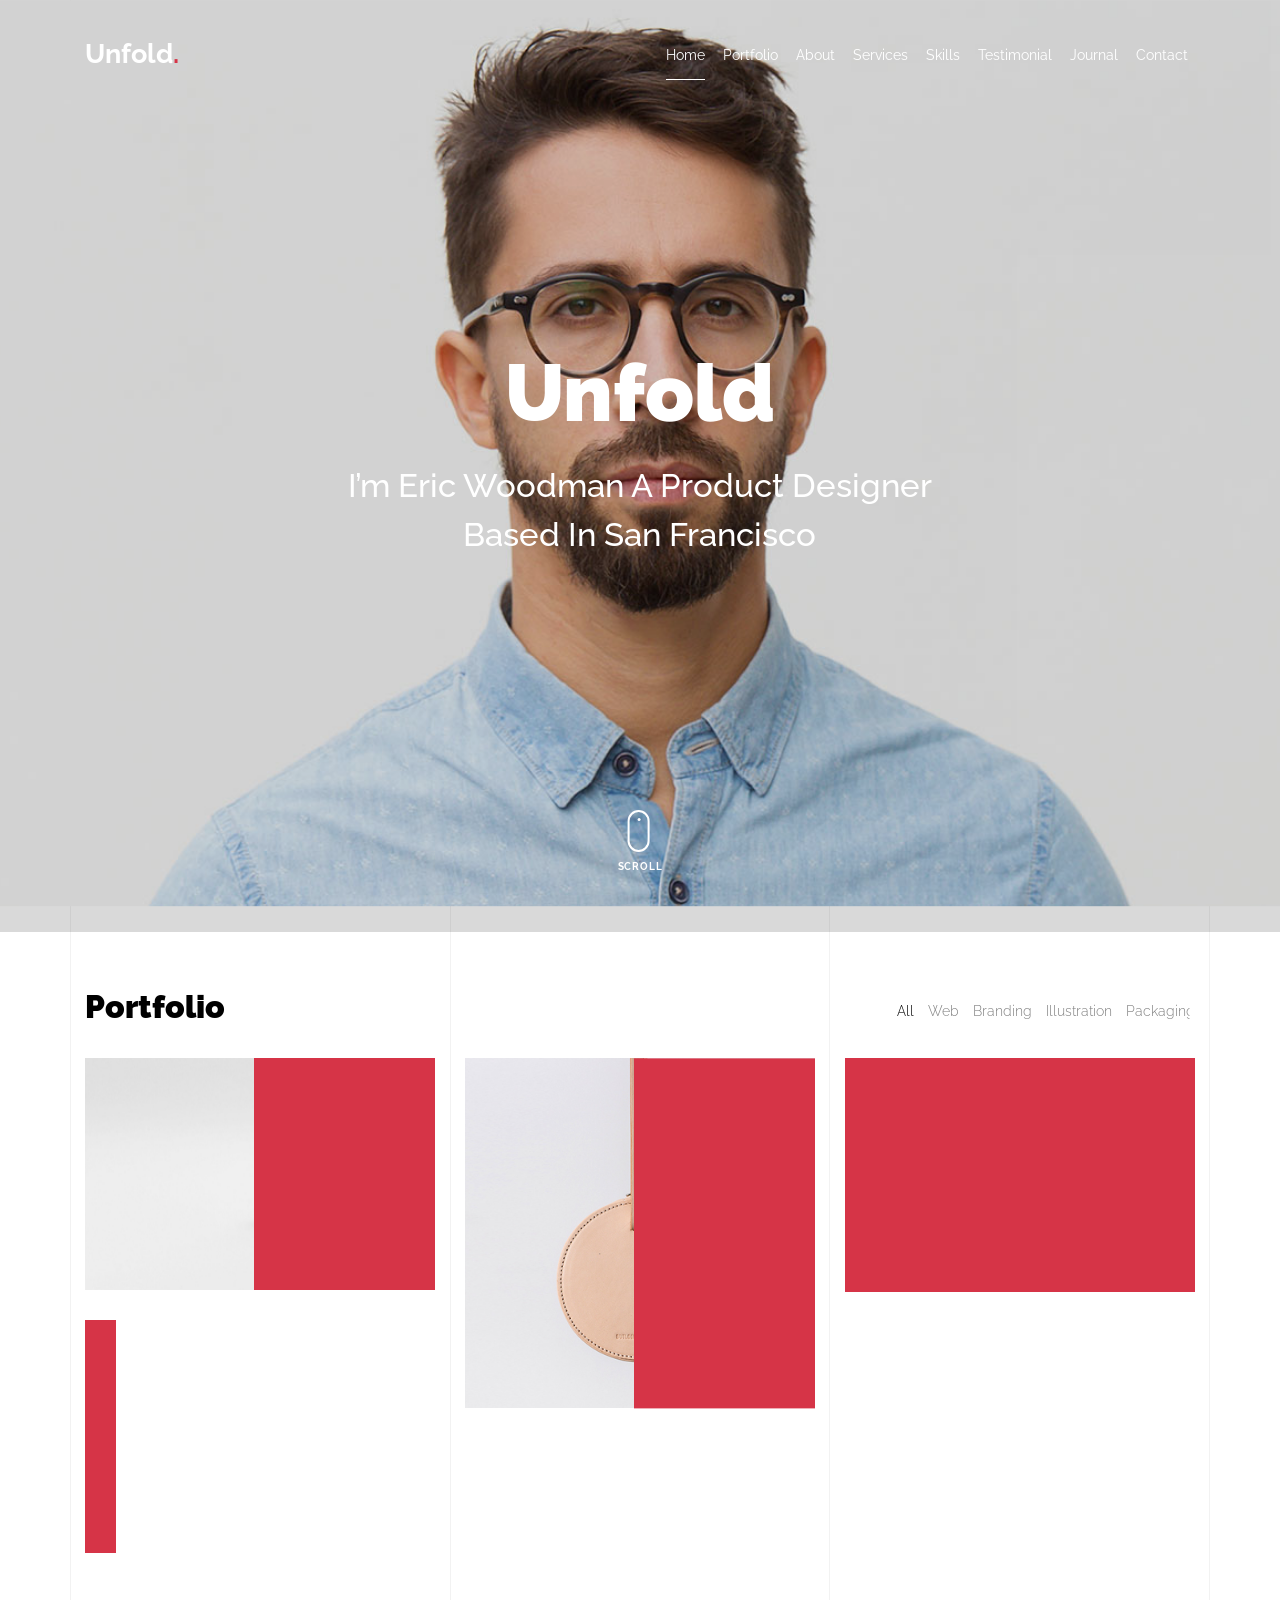
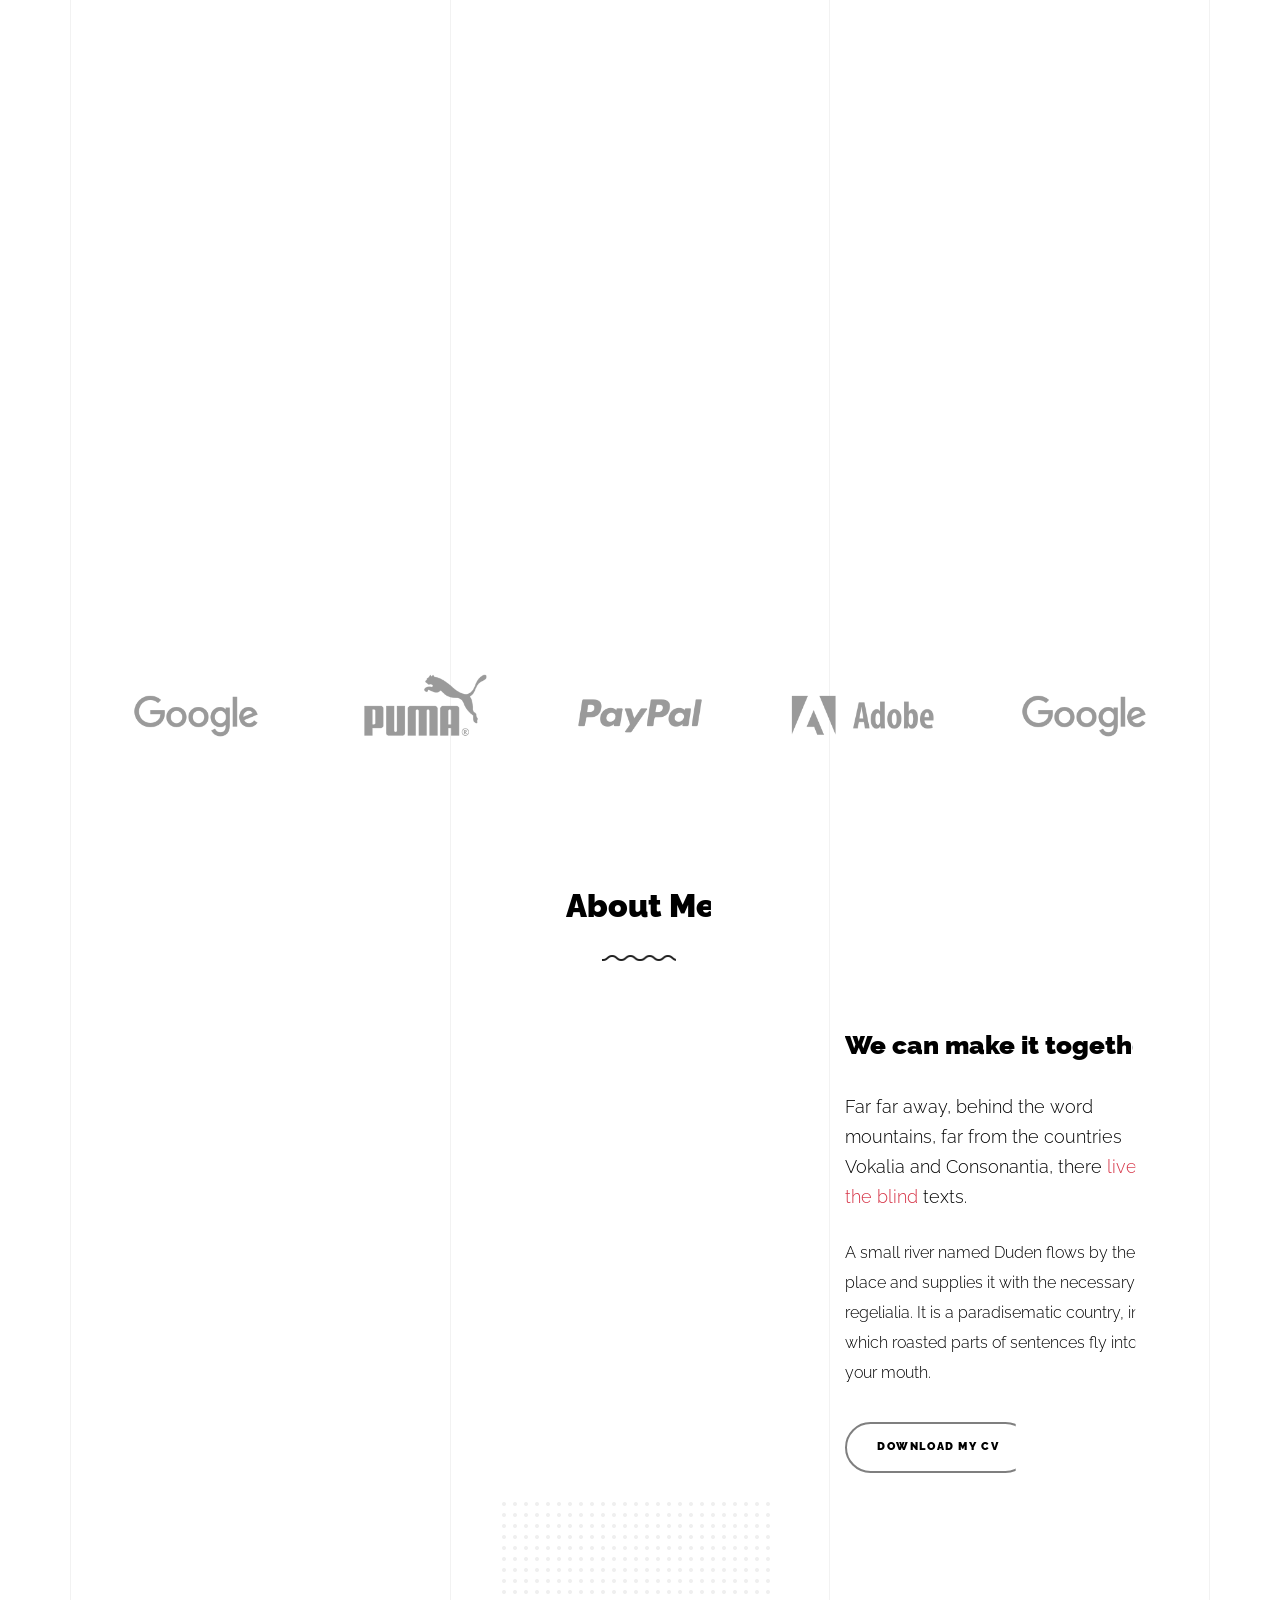
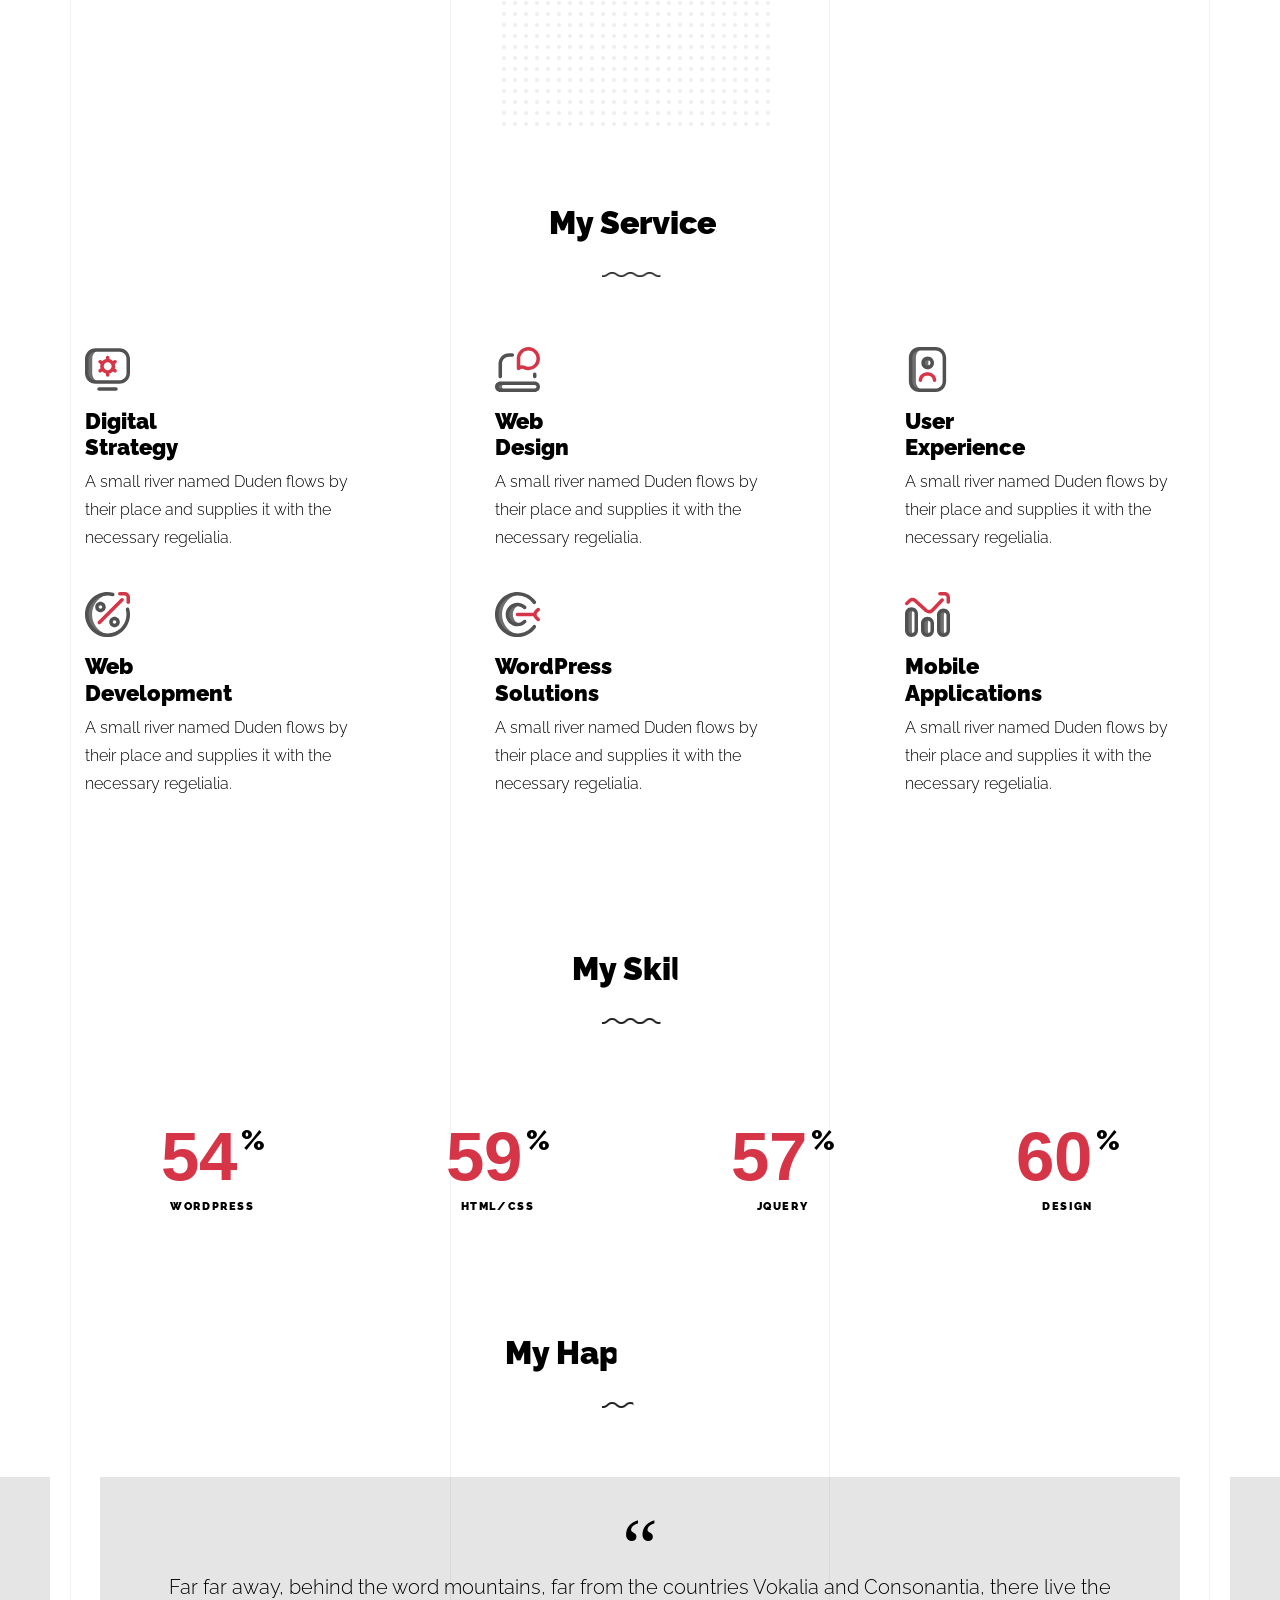
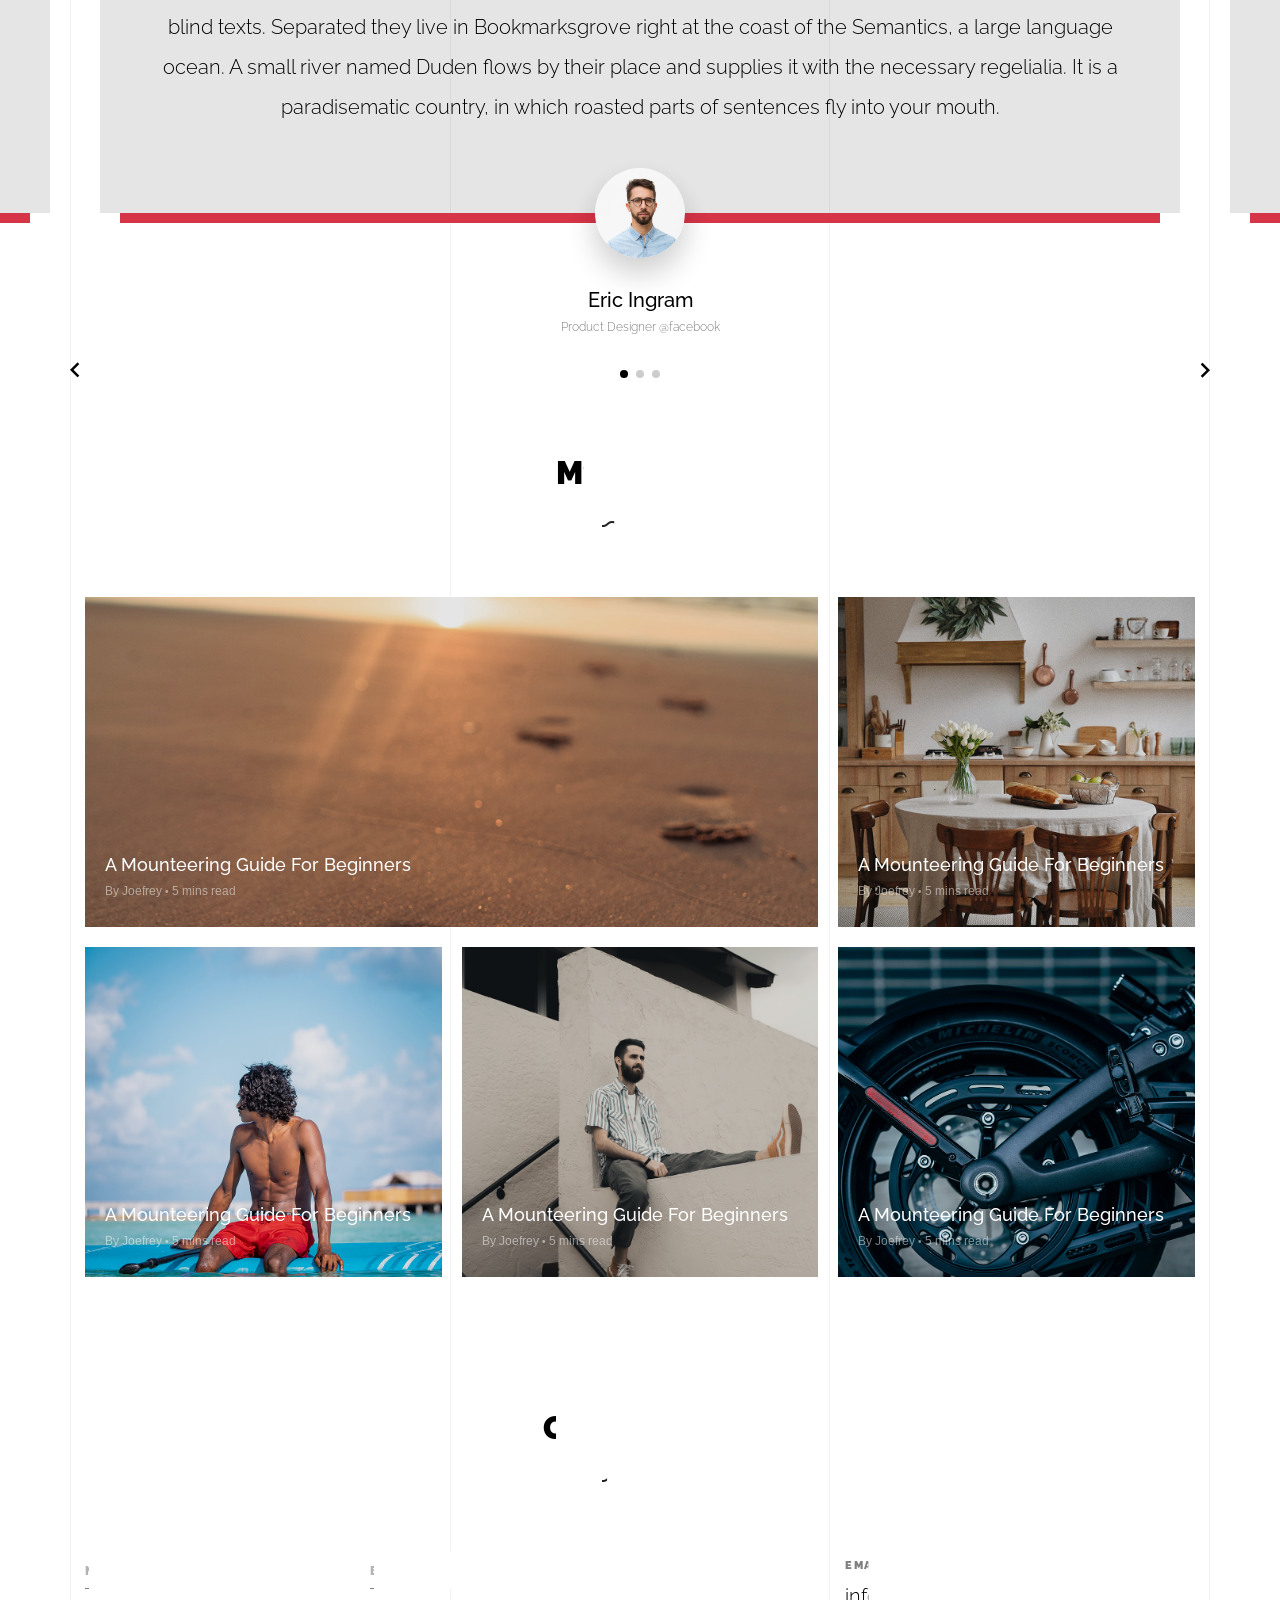
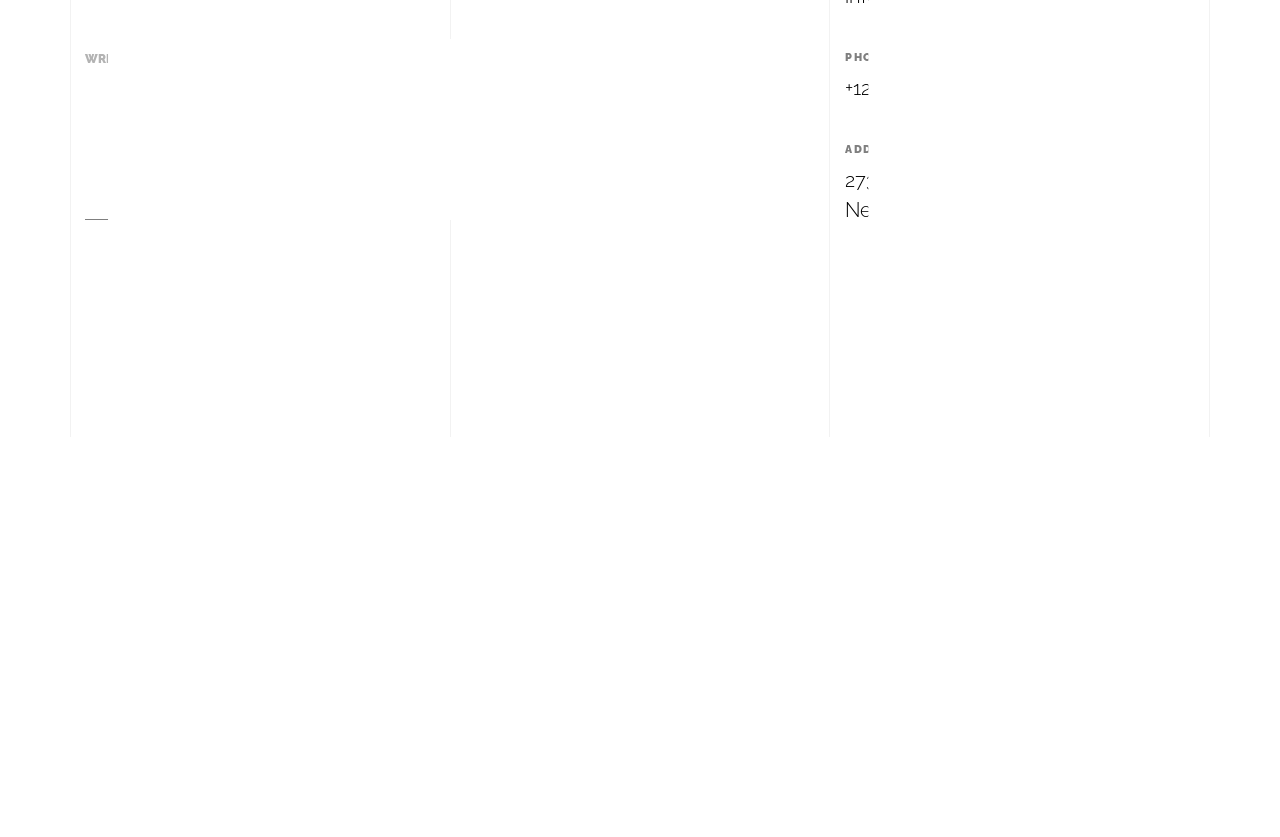
<file: light/index-right-menu.html>
<!doctype html>
<html lang="en">
  <head>
    <title>Unfold &mdash; A onepage portfolio HTML template by Unslate.co</title>
    <meta charset="utf-8">
    <meta name="viewport" content="width=device-width, initial-scale=1, shrink-to-fit=no">

    <meta name="description" content="A onepage portfolio HTML template by Unslate.co">
    <meta name="keywords" content="html, css, javascript, jquery">
    <meta name="author" content="Unslate.co">

    <link rel="stylesheet" href="css/vendor/icomoon/style.css">
    <link rel="stylesheet" href="css/vendor/owl.carousel.min.css">
    <link rel="stylesheet" href="css/vendor/aos.css">
    <link rel="stylesheet" href="css/vendor/animate.min.css">
    <link rel="stylesheet" href="css/vendor/bootstrap.min.css">
    <link rel="stylesheet" href="css/vendor/jquery.fancybox.min.css">
    

    <!-- Theme Style -->
    <link rel="stylesheet" href="css/style.css">

  </head>
  <body data-spy="scroll" data-target=".site-nav-target" data-offset="200">

    <nav class="unslate_co--site-mobile-menu">
      <div class="close-wrap d-flex">
        <a href="#" class="d-flex ml-auto js-menu-toggle">
          <span class="close-label">Close</span>
          <div class="close-times">
            <span class="bar1"></span>
            <span class="bar2"></span>
          </div>
        </a>
      </div>
      <div class="site-mobile-inner"></div>
    </nav>


    <div class="unslate_co--site-wrap">

      <div class="unslate_co--site-inner">

        <div class="lines-wrap">
          <div class="lines-inner">
            <div class="lines"></div>
          </div>
        </div>
        <!-- END lines -->
      
      <nav class="unslate_co--site-nav site-nav-target">

        <div class="container">
        
          <div class="row align-items-center justify-content-between text-left">

            <div class="col-3">
              <div class="site-logo">
                <a href="index-right-menu.html" class="unslate_co--site-logo">Unfold<span>.</span></a>
              </div>
            </div>
            <div class="col text-right">
              <ul class="site-nav-ul js-clone-nav text-left d-none d-lg-inline-block">
                <li class="has-children">
                  <a href="#home-section" class="nav-link">Home</a>
                  <ul class="dropdown">
                    <li>
                      <a href="index.html">Hero Image BG</a>
                    </li>
                    <li>
                      <a href="index-video.html">Video BG</a>
                    </li>
                    <li>
                      <a href="index-hero-slider.html">Hero Slider</a>
                    </li>
                    <li>
                      <a href="index-sidebar-menu.html">Sidebar Menu</a>
                    </li>
                    <li>
                      <a href="index-right-menu.html">Right Menu</a>
                    </li>
                  </ul>
                </li>
                <li><a href="#portfolio-section" class="nav-link">Portfolio</a></li>
                <li><a href="#about-section" class="nav-link">About</a></li>
                <li><a href="#services-section" class="nav-link">Services</a></li>
                <li><a href="#skills-section" class="nav-link">Skills</a></li>
                <li><a href="#testimonial-section" class="nav-link">Testimonial</a></li>
                <li><a href="#journal-section" class="nav-link">Journal</a></li>
                <li><a href="#contact-section" class="nav-link">Contact</a></li>
              </ul>

              <ul class="site-nav-ul-none-onepage text-right d-inline-block d-lg-none">
                <li><a href="#" class="js-menu-toggle">Menu</a></li>
              </ul>
            </div>
            
          </div>
        </div>

      </nav>
      <!-- END nav -->

      <div class="cover-v1 jarallax overlay" style="background-image: url('images/cover_bg_1.jpg');" id="home-section">
        <div class="container">
          <div class="row align-items-center">
              
            <div class="col-md-7 mx-auto text-center">
              <h1 class="heading gsap-reveal-hero text-white">Unfold</h1>
              <h2 class="subheading gsap-reveal-hero text-white">I’m Eric Woodman A Product Designer Based In San Francisco</h2>
            </div>

          </div>
        </div>


        <!-- dov -->
        <a href="#portfolio-section" class="mouse-wrap smoothscroll">
          <span class="mouse">
            <span class="scroll"></span>
          </span>
          <span class="mouse-label">Scroll</span>
        </a>

      </div>
      <!-- END .cover-v1 -->

      <div class="unslate_co--section" id="portfolio-section">
        <div class="container">
          
          
          <div class="relative"><div class="loader-portfolio-wrap"><div class="loader-portfolio dark"></div></div> </div>
          <div id="portfolio-single-holder"></div>

          <div class="portfolio-wrapper">

            <div class="d-flex align-items-center mb-4 gsap-reveal gsap-reveal-filter">
              <h2 class="mr-auto heading-h2">Portfolio</h2>
              
              <a href="#" class="text-black js-filter d-inline-block d-lg-none">Filter</a>
              
              <div class="filter-wrap">
                <div class="filter ml-auto" id="filters">
                  <a href="#" class="active" data-filter="*">All</a>
                  <a href="#" data-filter=".web">Web</a>
                  <a href="#" data-filter=".branding">Branding</a>
                  <a href="#" data-filter=".illustration">Illustration</a>
                  <a href="#" data-filter=".packaging">Packaging</a>
                </div>
              </div>
            </div>


            
            <div id="posts" class="row gutter-isotope-item">
              <div class="item web branding col-sm-6 col-md-6 col-lg-4 isotope-mb-2">
                <a href="portfolio-single-1.html" class="portfolio-item ajax-load-page isotope-item gsap-reveal-img" data-id="1">
                    <div class="overlay">
                      <span class="wrap-icon icon-link2"></span>
                      <div class="portfolio-item-content">
                        <h3>Shoe Rebranding</h3>
                        <p>web, branding</p>
                      </div>
                    </div>
                    <img src="images/work_1_md.jpg" class="lazyload  img-fluid" alt="Images" />
                  </a>
              </div>
              <div class="item branding packaging illustration col-sm-6 col-md-6 col-lg-4 isotope-mb-2 ">
                <a href="portfolio-single-3.html" class="portfolio-item ajax-load-page item-portrait isotope-item gsap-reveal-img" data-id="3">
                    <div class="overlay">
                      <span class="wrap-icon icon-link2"></span>
                      <div class="portfolio-item-content">
                        <h3>Reworking</h3>
                        <p>branding, packaging, illustration</p>
                      </div>
                    </div>
                    <img src="images/work_2_md.jpg" class="lazyload  img-fluid" alt="Images" />
                  </a>
              </div>

              <div class="item branding packaging col-sm-6 col-md-6 col-lg-4 isotope-mb-2">
                <a href="portfolio-single-4.html" class="portfolio-item isotope-item ajax-load-page gsap-reveal-img" data-id="4">
                    <div class="overlay">
                      <span class="wrap-icon icon-link2"></span>
                      <div class="portfolio-item-content">
                        <h3>Modern Building</h3>
                        <p>branding, packaging</p>
                      </div>
                    </div>
                    <img src="images/work_3_md.jpg" class="lazyload  img-fluid" alt="Images" />
                  </a>
              </div>

              <div class="item web packaging col-sm-6 col-md-6 col-lg-4 isotope-mb-2">

                <a href="images/work_4_full.jpg" class="portfolio-item isotope-item gsap-reveal-img" data-fancybox="gallery" data-caption="Watch">
                    <div class="overlay">
                      <span class="wrap-icon icon-photo2"></span>
                      <div class="portfolio-item-content">
                        <h3>Watch</h3>
                        <p>web, packaging</p>
                      </div>
                    </div>
                    <img src="images/work_4_full.jpg" class="lazyload  img-fluid" alt="Images" />
                  </a>

              </div>

              <div class="item illustration packaging col-sm-6 col-md-6 col-lg-4 isotope-mb-2">
                <a href="images/work_5_md.jpg" class="portfolio-item isotope-item gsap-reveal-img" data-fancybox="gallery" data-caption="Shoe Rebranding">
                    <div class="overlay">
                      <span class="wrap-icon icon-photo2"></span>
                      <div class="portfolio-item-content">
                        <h3>Shoe Rebranding</h3>
                        <p>illustration, packaging</p>
                      </div>
                    </div>
                    <img src="images/work_5_md.jpg" class="lazyload  img-fluid" alt="Images" />
                  </a>
              </div>

              <div class="item web branding col-sm-6 col-md-6 col-lg-4 isotope-mb-2">
                <a href="portfolio-single-2.html" class="portfolio-item ajax-load-page item-portrait isotope-item gsap-reveal-img" data-id="2">
                    <div class="overlay">
                      <span class="wrap-icon icon-link2"></span>
                      <div class="portfolio-item-content">
                        <h3>Reshape</h3>
                        <p>web, branding</p>
                      </div>
                    </div>
                    <img src="images/work_6_md.jpg" class="lazyload  img-fluid" alt="Images" />
                  </a>
              </div>

              <div class="item branding packaging col-sm-6 col-md-6 col-lg-4 isotope-mb-2">
                <a href="images/work_7_a_md.jpg" class="portfolio-item item-portrait isotope-item gsap-reveal-img" data-fancybox="gallery" data-caption="Modern Building">
                    <div class="overlay">
                      <span class="wrap-icon icon-photo2"></span>
                      <div class="portfolio-item-content">
                        <h3>Modern Building</h3>
                        <p>branding, packaging</p>
                      </div>
                    </div>
                    <img src="images/work_7_a_md.jpg" class="lazyload  img-fluid" alt="Images" />
                  </a>
              </div>

              <div class="item web branding col-sm-6 col-md-6 col-lg-4 isotope-mb-2">
                <a href="https://www.youtube.com/watch?v=mwtbEGNABWU" class="portfolio-item isotope-item gsap-reveal-img" data-fancybox="gallery" data-caption="Showreel 2019">
                    <div class="overlay">
                      <span class="wrap-icon icon-play_circle_filled"></span>
                      <div class="portfolio-item-content">
                        <h3>Showreel 2019</h3>
                        <p>web, branding</p>
                      </div>
                    </div>
                    <img src="images/work_8_md.jpg" class="lazyload  img-fluid" alt="Images" />
                  </a>
              </div>

              <div class="item web illustration col-sm-6 col-md-6 col-lg-4 isotope-mb-2">
                <a href="images/work_9_a_md.jpg" class="portfolio-item isotope-item gsap-reveal-img" data-fancybox="gallery" data-caption="Render Packaging">
                    <div class="overlay">
                      <span class="wrap-icon icon-photo2"></span>
                      <div class="portfolio-item-content">
                        <h3>Render Packaging</h3>
                        <p>web, illustration</p>
                      </div>
                    </div>
                    <img src="images/work_9_a_md.jpg" class="lazyload  img-fluid" alt="Images" />
                  </a>
              </div>

            </div>
            
          </div>


        </div>
      </div>


      <div class="unslate_co--section">
        <div class="container">
          <div class="owl-carousel logo-slider">
            <div class="logo-v1 gsap-reveal">
              <img src="images/logo-google.png" alt="Image" class="img-fluid">
            </div>
            <div class="logo-v1 gsap-reveal">
              <img src="images/logo-puma.png" alt="Image" class="img-fluid">
            </div>
            <div class="logo-v1 gsap-reveal">
              <img src="images/logo-paypal.png" alt="Image" class="img-fluid">
            </div>
            <div class="logo-v1 gsap-reveal">
              <img src="images/logo-adobe.png" alt="Image" class="img-fluid">
            </div>
          </div>
        </div>
      </div>



      <div class="unslate_co--section" id="about-section">
        <div class="container">
          
          <div class="section-heading-wrap text-center mb-5">
            <h2 class="heading-h2 text-center divider"><span class="gsap-reveal">About Me</span></h2>
            <span class="gsap-reveal"><img src="images/divider.png" alt="divider" width="76"></span>
          </div>
          

          <div class="row mt-5 justify-content-between">
            <div class="col-lg-7 mb-5 mb-lg-0" data-aos="fade-up">
              <figure class="dotted-bg gsap-reveal-img">
                <img src="images/about_me_pic.jpg" alt="Image" class="img-fluid">
              </figure>
            </div>
            <div class="col-lg-4 pr-lg-5">
              <h3 class="mb-4 heading-h3"><span class="gsap-reveal">We can make it together</span></h3>
              <p class="lead gsap-reveal">Far far away, behind the word mountains, far from the countries Vokalia and Consonantia, there <a href="#">live the blind</a> texts. </p>
              <p class="mb-4 gsap-reveal">A small river named Duden flows by their place and supplies it with the necessary regelialia. It is a paradisematic country, in which roasted parts of sentences fly into your mouth.</p>
              <p class="gsap-reveal"><a href="#" class="btn btn-outline-pill btn-custom-light">Download my CV</a></p>
            </div>
          </div>
        </div>
      </div>

      <div class="unslate_co--section" id="services-section">
        <div class="container">

          <div class="section-heading-wrap text-center mb-5">
            <h2 class="heading-h2 text-center divider"><span class="gsap-reveal">My Services</span></h2>
            <span class="gsap-reveal"><img src="images/divider.png" alt="divider" width="76"></span>
          </div>

          <div class="row gutter-v3">
            <div class="col-md-6 col-lg-4 mb-4">
              <div class="feature-v1" data-aos="fade-up" data-aos-delay="0">
                <div class="wrap-icon mb-3">
                  <img src="images/svg/001-options.svg" alt="Image" width="45">
                </div>
                <h3>Digital <br> Strategy</h3>
                <p>A small river named Duden flows by their place and supplies it with the necessary regelialia. </p>
              </div> 
            </div>
            <div class="col-md-6 col-lg-4 mb-4">
              <div class="feature-v1" data-aos="fade-up" data-aos-delay="100">
                <div class="wrap-icon mb-3">
                  <img src="images/svg/002-chat.svg" alt="Icon" width="45">
                </div>
                <h3>Web <br> Design</h3>
                <p>A small river named Duden flows by their place and supplies it with the necessary regelialia. </p>
              </div> 
            </div>
            <div class="col-md-6 col-lg-4 mb-4">
              <div class="feature-v1" data-aos="fade-up" data-aos-delay="200">
                <div class="wrap-icon mb-3">
                  <img src="images/svg/003-contact-book.svg" alt="Image" class="img-fluid" width="45">
                </div>
                <h3>User <br> Experience</h3>
                <p>A small river named Duden flows by their place and supplies it with the necessary regelialia. </p>
              </div> 
            </div>

            <div class="col-md-6 col-lg-4 mb-4">
              <div class="feature-v1" data-aos="fade-up" data-aos-delay="0">
                <div class="wrap-icon mb-3">
                  <img src="images/svg/004-percentage.svg" alt="Image" width="45">
                </div>
                <h3>Web <br> Development</h3>
                <p>A small river named Duden flows by their place and supplies it with the necessary regelialia. </p>
              </div> 
            </div>
            <div class="col-md-6 col-lg-4 mb-4">
              <div class="feature-v1" data-aos="fade-up" data-aos-delay="100">
                <div class="wrap-icon mb-3">
                  <img src="images/svg/006-goal.svg" alt="Image" width="45">
                </div>
                <h3>WordPress <br> Solutions</h3>
                <p>A small river named Duden flows by their place and supplies it with the necessary regelialia. </p>
              </div> 
            </div>
            <div class="col-md-6 col-lg-4 mb-4">
              <div class="feature-v1" data-aos="fade-up" data-aos-delay="200">
                <div class="wrap-icon mb-3">
                  <img src="images/svg/005-line-chart.svg" alt="Image" width="45">
                </div>
                <h3>Mobile <br> Applications</h3>
                <p>A small river named Duden flows by their place and supplies it with the necessary regelialia. </p>
              </div> 
            </div>

          </div>

        </div>
      </div>

      <div class="unslate_co--section section-counter" id="skills-section">
        <div class="container">
          <div class="section-heading-wrap text-center mb-5">
            <h2 class="heading-h2 text-center divider"><span class="gsap-reveal">My Skills</span></h2>
            <span class="gsap-reveal"><img src="images/divider.png" alt="divider" width="76"></span>
          </div>


          <div class="row pt-5">
            <div class="col-6 col-sm-6 mb-5 mb-lg-0 col-md-6 col-lg-3" data-aos="fade-up" data-aos-delay="0">
              <div class="counter-v1 text-center">
                <span class="number-wrap">
                  <span class="number number-counter" data-number="90">0</span>
                  <span class="append-text">%</span>
                </span>
                <span class="counter-label">WordPress</span>
              </div>
            </div>
            <div class="col-6 col-sm-6 mb-5 mb-lg-0 col-md-6 col-lg-3" data-aos="fade-up" data-aos-delay="100">
              <div class="counter-v1 text-center">
                <span class="number-wrap">
                  <span class="number number-counter" data-number="99">0</span>
                  <span class="append-text">%</span>
                </span>
                <span class="counter-label">HTML/CSS</span>
              </div>
            </div>
            <div class="col-6 col-sm-6 mb-5 mb-lg-0 col-md-6 col-lg-3" data-aos="fade-up" data-aos-delay="200">
              <div class="counter-v1 text-center">
                <span class="number-wrap">
                  <span class="number number-counter" data-number="95">0</span>
                  <span class="append-text">%</span>
                </span>
                <span class="counter-label">jQuery</span>
              </div>
            </div>
            <div class="col-6 col-sm-6 mb-5 mb-lg-0 col-md-6 col-lg-3" data-aos="fade-up" data-aos-delay="300">
              <div class="counter-v1 text-center">
                <span class="number-wrap">
                  <span class="number number-counter" data-number="100">0</span>
                  <span class="append-text">%</span>
                </span>
                <span class="counter-label">Design</span>
              </div>
            </div>
          </div>
        </div>
      </div>
      <!-- END .counter -->

      <div class="unslate_co--section" id="testimonial-section">
        <div class="container">
          <div class="section-heading-wrap text-center mb-5">
            <h2 class="heading-h2 text-center divider"><span class="gsap-reveal">My Happy Clients</span></h2>
            <span class="gsap-reveal"><img src="images/divider.png" alt="divider" width="76"></span>
          </div>
        </div>

        <div class="owl-carousel testimonial-slider">
          <div>
            <div class="testimonial-v1">
              <div class="testimonial-inner-bg">
                <span class="quote">&ldquo;</span>
                <blockquote>
                  Far far away, behind the word mountains, far from the countries Vokalia and Consonantia, there live the blind texts. Separated they live in Bookmarksgrove right at the coast of the Semantics, a large language ocean. A small river named Duden flows by their place and supplies it with the necessary regelialia. It is a paradisematic country, in which roasted parts of sentences fly into your mouth.
                </blockquote>
              </div>
              
              <div class="testimonial-author-info">
                <img src="images/person_man_1.jpg" alt="Image">
                <h3>Eric Ingram</h3>
                <span class="d-block position">Product Designer @facebook</span>
              </div>

            </div>
          </div>
          <div>
            <div class="testimonial-v1">
              <div class="testimonial-inner-bg">
                <span class="quote">&ldquo;</span>
                <blockquote>
                  Far far away, behind the word mountains, far from the countries Vokalia and Consonantia, there live the blind texts. Separated they live in Bookmarksgrove right at the coast of the Semantics, a large language ocean. A small river named Duden flows by their place and supplies it with the necessary regelialia. It is a paradisematic country, in which roasted parts of sentences fly into your mouth.
                </blockquote>
              </div>
              
              <div class="testimonial-author-info">
                <img src="images/person_man_2.jpg" alt="Image">
                <h3>Ryan Mullins</h3>
                <span class="d-block position">Product Designer @Shopify</span>
              </div>

            </div>
          </div>
          <div>
            <div class="testimonial-v1">
              <div class="testimonial-inner-bg">
                <span class="quote">&ldquo;</span>
                <blockquote>
                  Far far away, behind the word mountains, far from the countries Vokalia and Consonantia, there live the blind texts. Separated they live in Bookmarksgrove right at the coast of the Semantics, a large language ocean. A small river named Duden flows by their place and supplies it with the necessary regelialia. It is a paradisematic country, in which roasted parts of sentences fly into your mouth.
                </blockquote>
              </div>
              
              <div class="testimonial-author-info">
                <img src="images/person_woman_1.jpg" alt="Image">
                <h3>Erica Miller</h3>
                <span class="d-block position">Product Designer @Twitter</span>
              </div>

            </div>
          </div>
        </div>

      </div>
      <!-- END testimonial -->

      <div class="unslate_co--section" id="journal-section">
        <div class="container">
          <div class="section-heading-wrap text-center mb-5">
            <h2 class="heading-h2 text-center divider"><span class="gsap-reveal">My Journal</span></h2>
            <span class="gsap-reveal"><img src="images/divider.png" alt="divider" width="76"></span>
          </div>

          
          <div class="row gutter-v4 align-items-stretch">
            <div class="col-sm-6 col-md-6 col-lg-8 blog-post-entry" data-aos="fade-up" data-aos-delay="0">

              <a href="blog-single.html" class="grid-item blog-item w-100 h-100">
                <div class="overlay">
                  <div class="portfolio-item-content">
                    <h3>A Mounteering Guide For Beginners</h3>
                    <p class="post-meta">By Joefrey <span class="small">&bullet;</span> 5 mins read</p>
                  </div>
                </div>
                <img src="images/post_1.jpg" class="lazyload" alt="Image" />
              </a>


            </div>
            <div class="col-sm-6 col-md-6 col-lg-4 blog-post-entry" data-aos="fade-up" data-aos-delay="100">
              <a href="blog-single.html" class="grid-item blog-item w-100 h-100">
                <div class="overlay">
                  <div class="portfolio-item-content">
                    <h3>A Mounteering Guide For Beginners</h3>
                    <p class="post-meta">By Joefrey <span class="small">&bullet;</span> 5 mins read</p>
                  </div>
                </div>
                <img src="images/post_2.jpg" class="lazyload" alt="Image" />
              </a>
            </div>


            <div class="col-sm-6 col-md-6 col-lg-4 blog-post-entry" data-aos="fade-up" data-aos-delay="0">

              <a href="blog-single.html" class="grid-item blog-item w-100 h-100">
                <div class="overlay">
                  <div class="portfolio-item-content">
                    <h3>A Mounteering Guide For Beginners</h3>
                    <p class="post-meta">By Joefrey <span class="small">&bullet;</span> 5 mins read</p>
                  </div>
                </div>
                <img src="images/post_3.jpg" class="lazyload" alt="Image" />
              </a>


            </div>
            <div class="col-sm-6 col-md-6 col-lg-4 blog-post-entry" data-aos="fade-up" data-aos-delay="100">
              <a href="blog-single.html" class="grid-item blog-item w-100 h-100">
                <div class="overlay">
                  <div class="portfolio-item-content">
                    <h3>A Mounteering Guide For Beginners</h3>
                    <p class="post-meta">By Joefrey <span class="small">&bullet;</span> 5 mins read</p>
                  </div>
                </div>
                <img src="images/post_4.jpg" class="lazyload" alt="Image" />
              </a>
            </div>

            <div class="col-sm-6 col-md-6 col-lg-4 blog-post-entry" data-aos="fade-up" data-aos-delay="200">
              <a href="blog-single.html" class="grid-item blog-item w-100 h-100">
                <div class="overlay">
                  <div class="portfolio-item-content">
                    <h3>A Mounteering Guide For Beginners</h3>
                    <p class="post-meta">By Joefrey <span class="small">&bullet;</span> 5 mins read</p>
                  </div>
                </div>
                <img src="images/post_5.jpg" class="lazyload" alt="Image" />
              </a>
            </div>


          </div>

        </div>
      </div>
      <!-- END blog posts -->


      <div class="unslate_co--section" id="contact-section">
        <div class="container">
          <div class="section-heading-wrap text-center mb-5">
            <h2 class="heading-h2 text-center divider"><span class="gsap-reveal">Get In Touch</span></h2>
            <span class="gsap-reveal"><img src="images/divider.png" alt="divider" width="76"></span>
          </div>


          <div class="row justify-content-between">
            
            <div class="col-md-6">
              <form method="post" class="form-outline-style-v1" id="contactForm">
                <div class="form-group row mb-0">

                  <div class="col-lg-6 form-group gsap-reveal">
                    <label for="name">Name</label>
                    <input name="name" type="text" class="form-control" id="name">
                  </div>
                  <div class="col-lg-6 form-group gsap-reveal">
                    <label for="email">Email</label>
                    <input name="email" type="email" class="form-control" id="email">
                  </div>
                  <div class="col-lg-12 form-group gsap-reveal">
                    <label for="message">Write your message...</label>
                    <textarea name="message" id="message" cols="30" rows="7" class="form-control"></textarea>
                  </div>
                </div>
                <div class="form-group row gsap-reveal">
                    <div class="col-md-12 d-flex align-items-center">
                      <input type="submit" class="btn btn-outline-pill btn-custom-light mr-3" value="Send Message">
                      <span class="submitting"></span>
                    </div>
                  </div>
              </form>
              <div id="form-message-warning" class="mt-4"></div> 
              <div id="form-message-success">
                Your message was sent, thank you!
              </div>

            </div>

            <div class="col-md-4">
              <div class="contact-info-v1">
                <div class="gsap-reveal d-block">
                  <span class="d-block contact-info-label">Email</span>
                  <a href="#" class="contact-info-val">info@unslate.co</a>
                </div>
                <div class="gsap-reveal d-block">
                  <span class="d-block contact-info-label">Phone</span>
                  <a href="#" class="contact-info-val">+12 345 6789 012</a>
                </div>
                <div class="gsap-reveal d-block">
                  <span class="d-block contact-info-label">Address</span>
                  <address class="contact-info-val">273 South Riverview Rd. <br> New York, NY 10011</address>
                </div>
              </div>
            </div>

          </div>
        </div>
      </div>
      </div>

      <footer class="unslate_co--footer unslate_co--section">
        <div class="container">
          <div class="row justify-content-center">
            <div class="col-md-7">
              
              <div class="footer-site-logo"><a href="#">Unfold<span>.</span></a></div>

              <ul class="footer-site-social">
                <li><a href="#">Facebook</a></li>
                <li><a href="#">Twitter</a></li>
                <li><a href="#">Instagram</a></li>
                <li><a href="#">Dribbble</a></li>
                <li><a href="#">Behance</a></li>
              </ul>

              <p class="site-copyright">
                <small>&copy; 2020 <a href="#">Unfold</a>. All Rights Reserved. Design with <span class="icon-heart text-danger"></span> by <a href="#">Unslate.co</a>.</small>
              </p>

            </div>
          </div>
        </div>
      </footer>

      
    </div>

    <!-- Loader -->
    <div id="unslate_co--overlayer"></div>
    <div class="site-loader-wrap">
      <div class="site-loader dark"></div>
    </div>

    <script src="js/scripts-dist.js"></script>
    <script src="js/main.js"></script>

    <!-- Global site tag (gtag.js) - Google Analytics -->
<script async src="https://www.googletagmanager.com/gtag/js?id=UA-157808202-1"></script>
<script>
  window.dataLayer = window.dataLayer || [];
  function gtag(){dataLayer.push(arguments);}
  gtag('js', new Date());

  gtag('config', 'UA-157808202-1');
</script>

  </body>
</html>
</file>
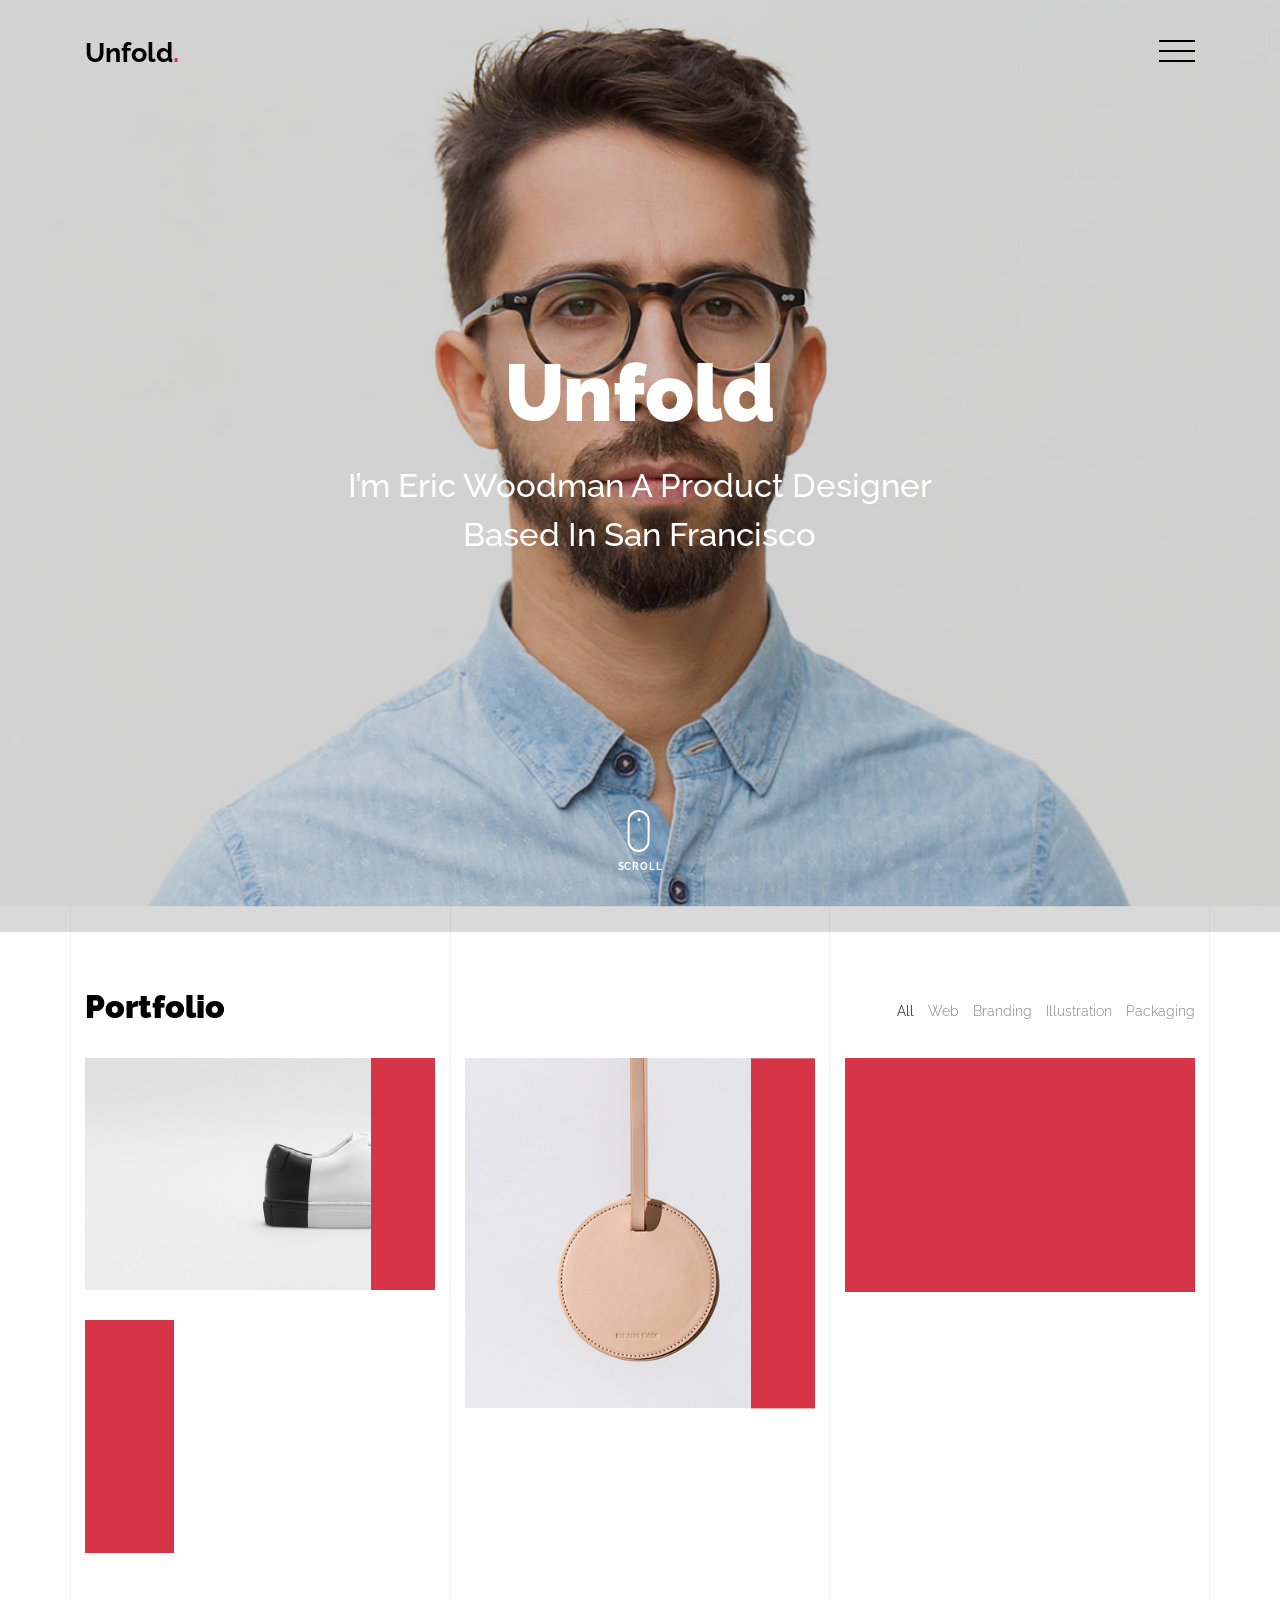
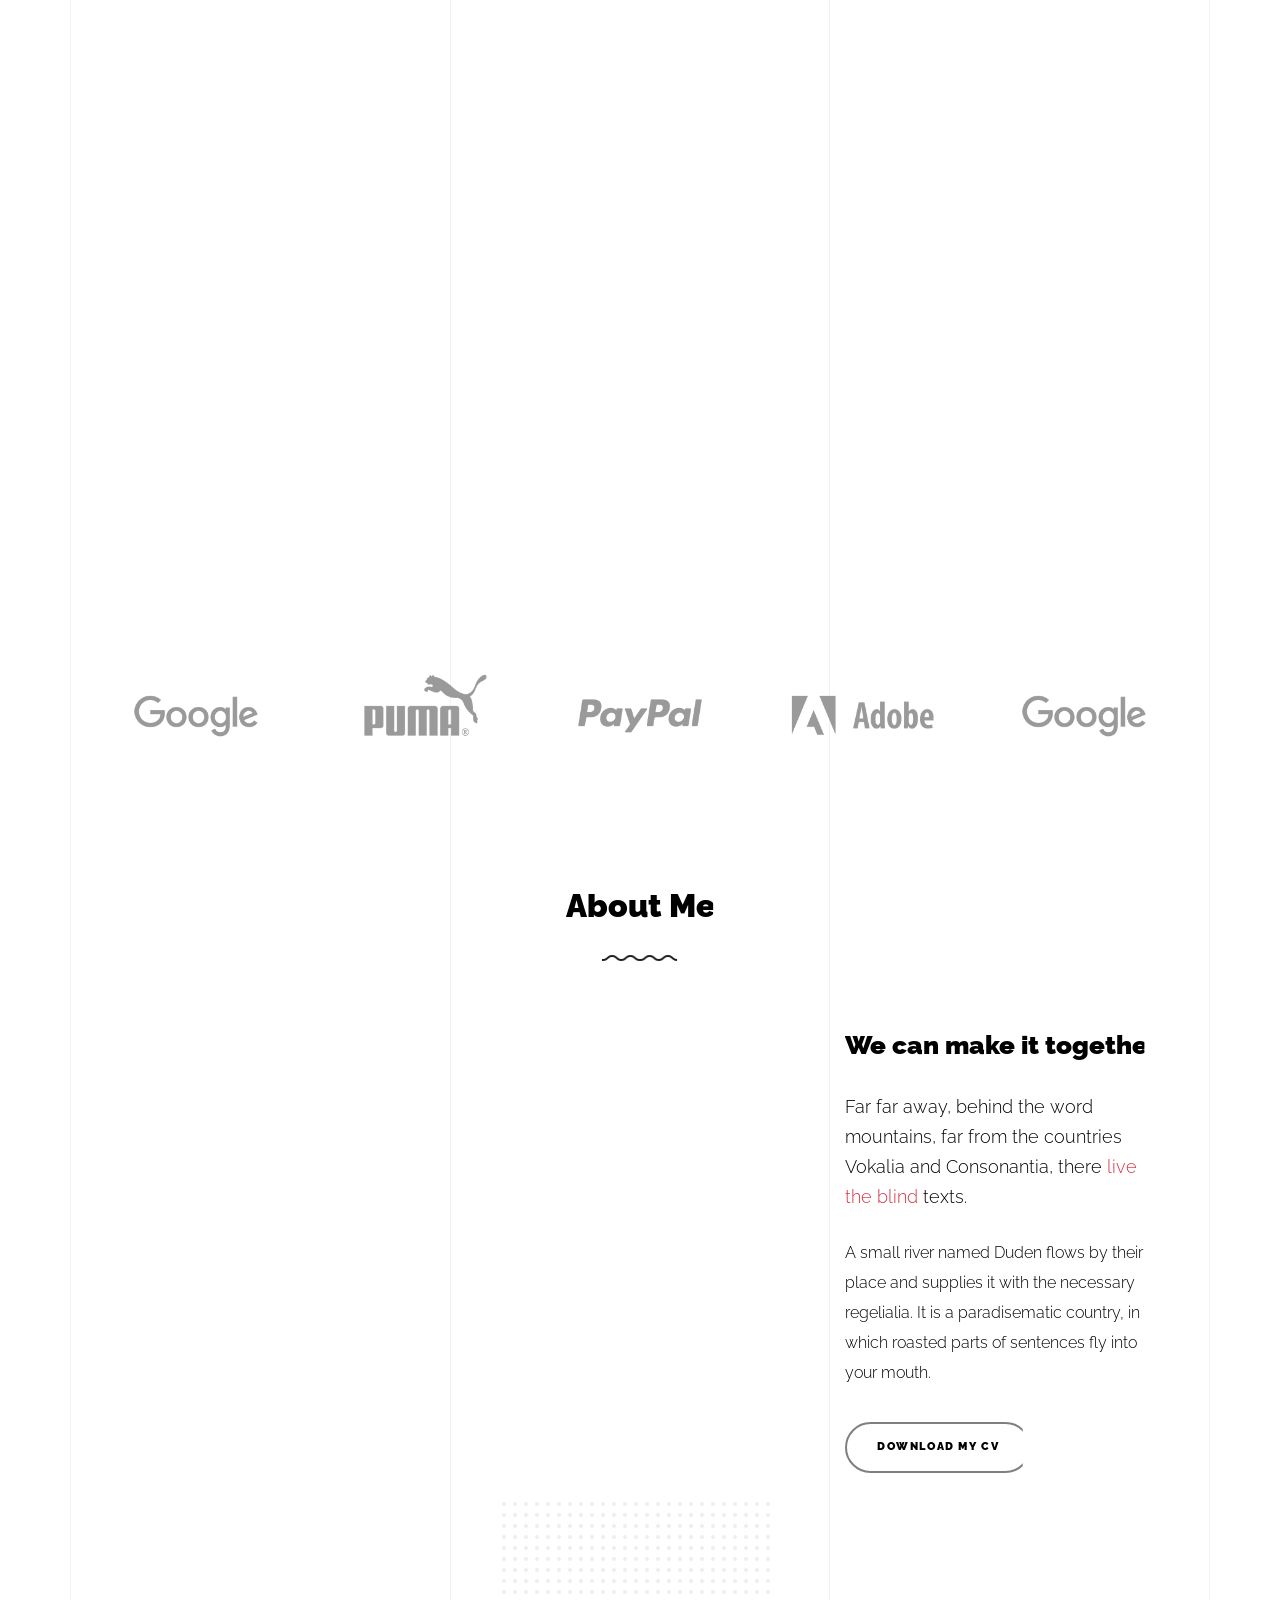
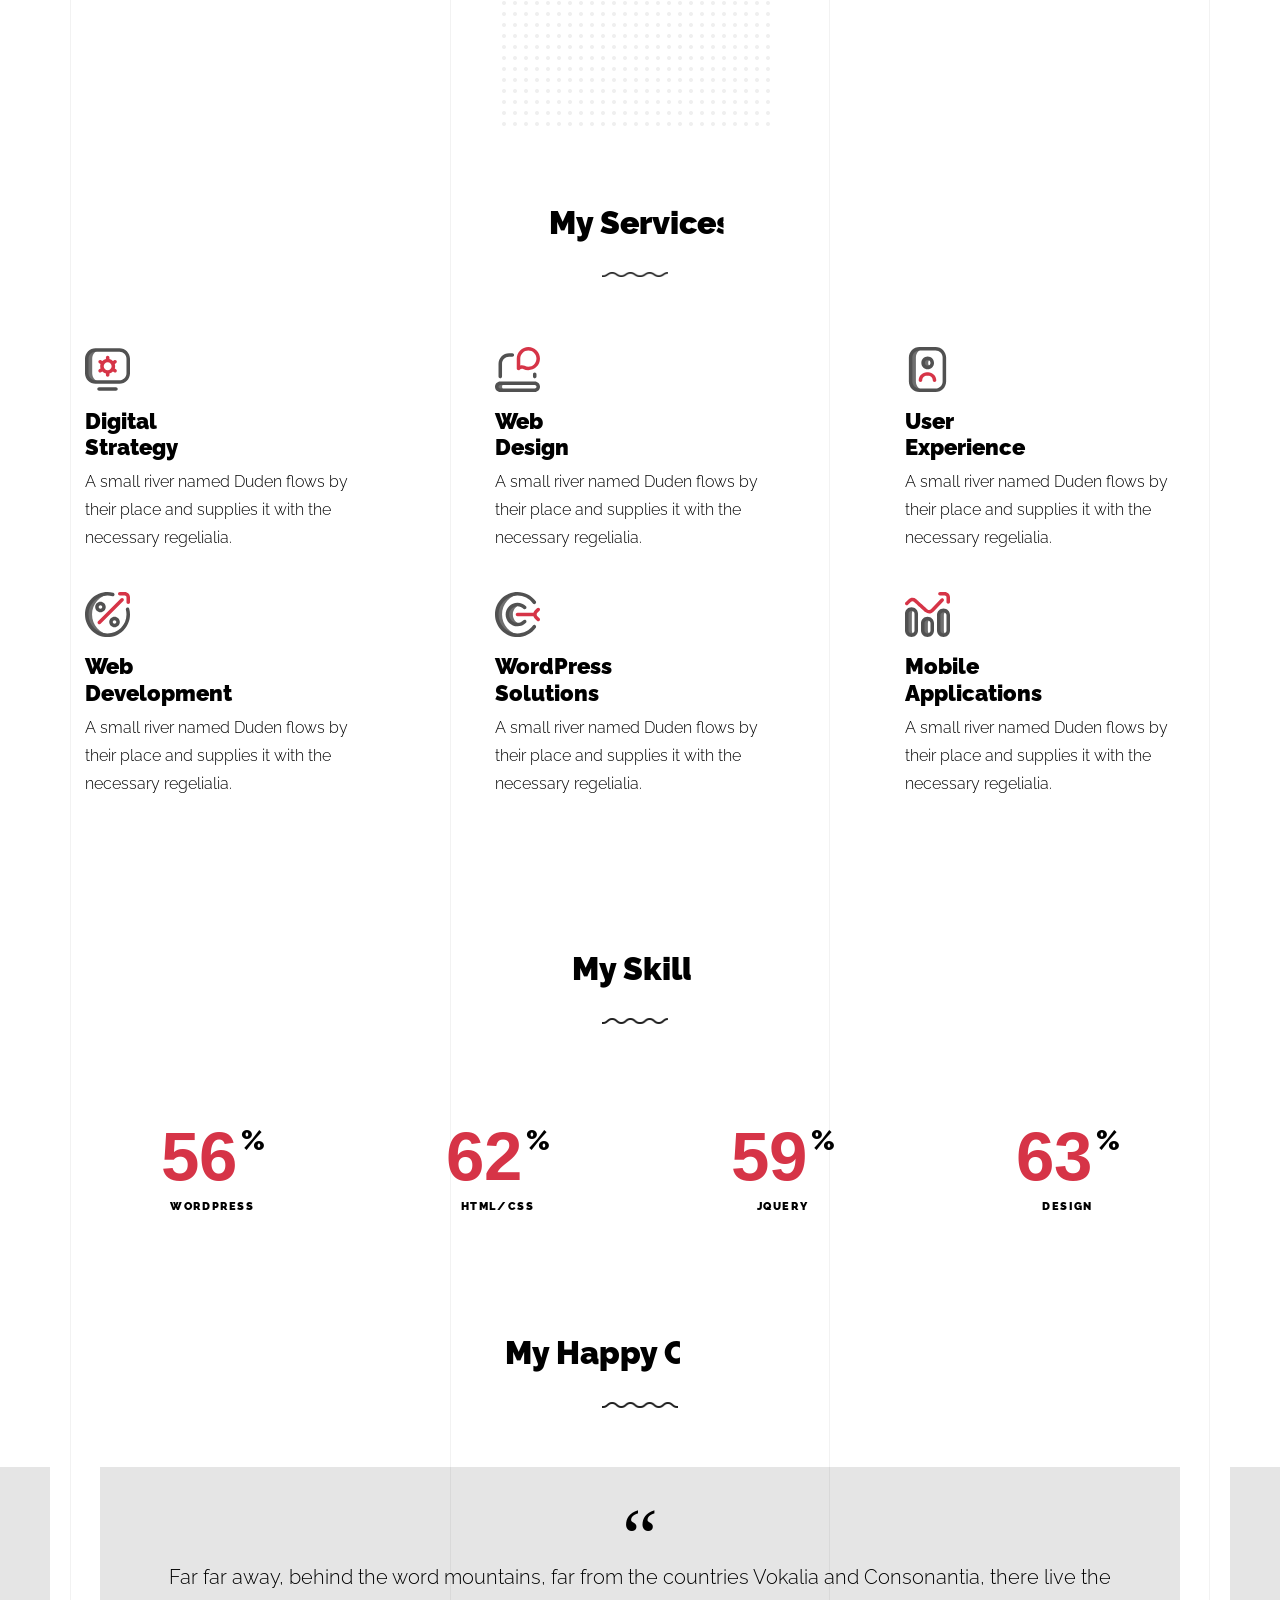
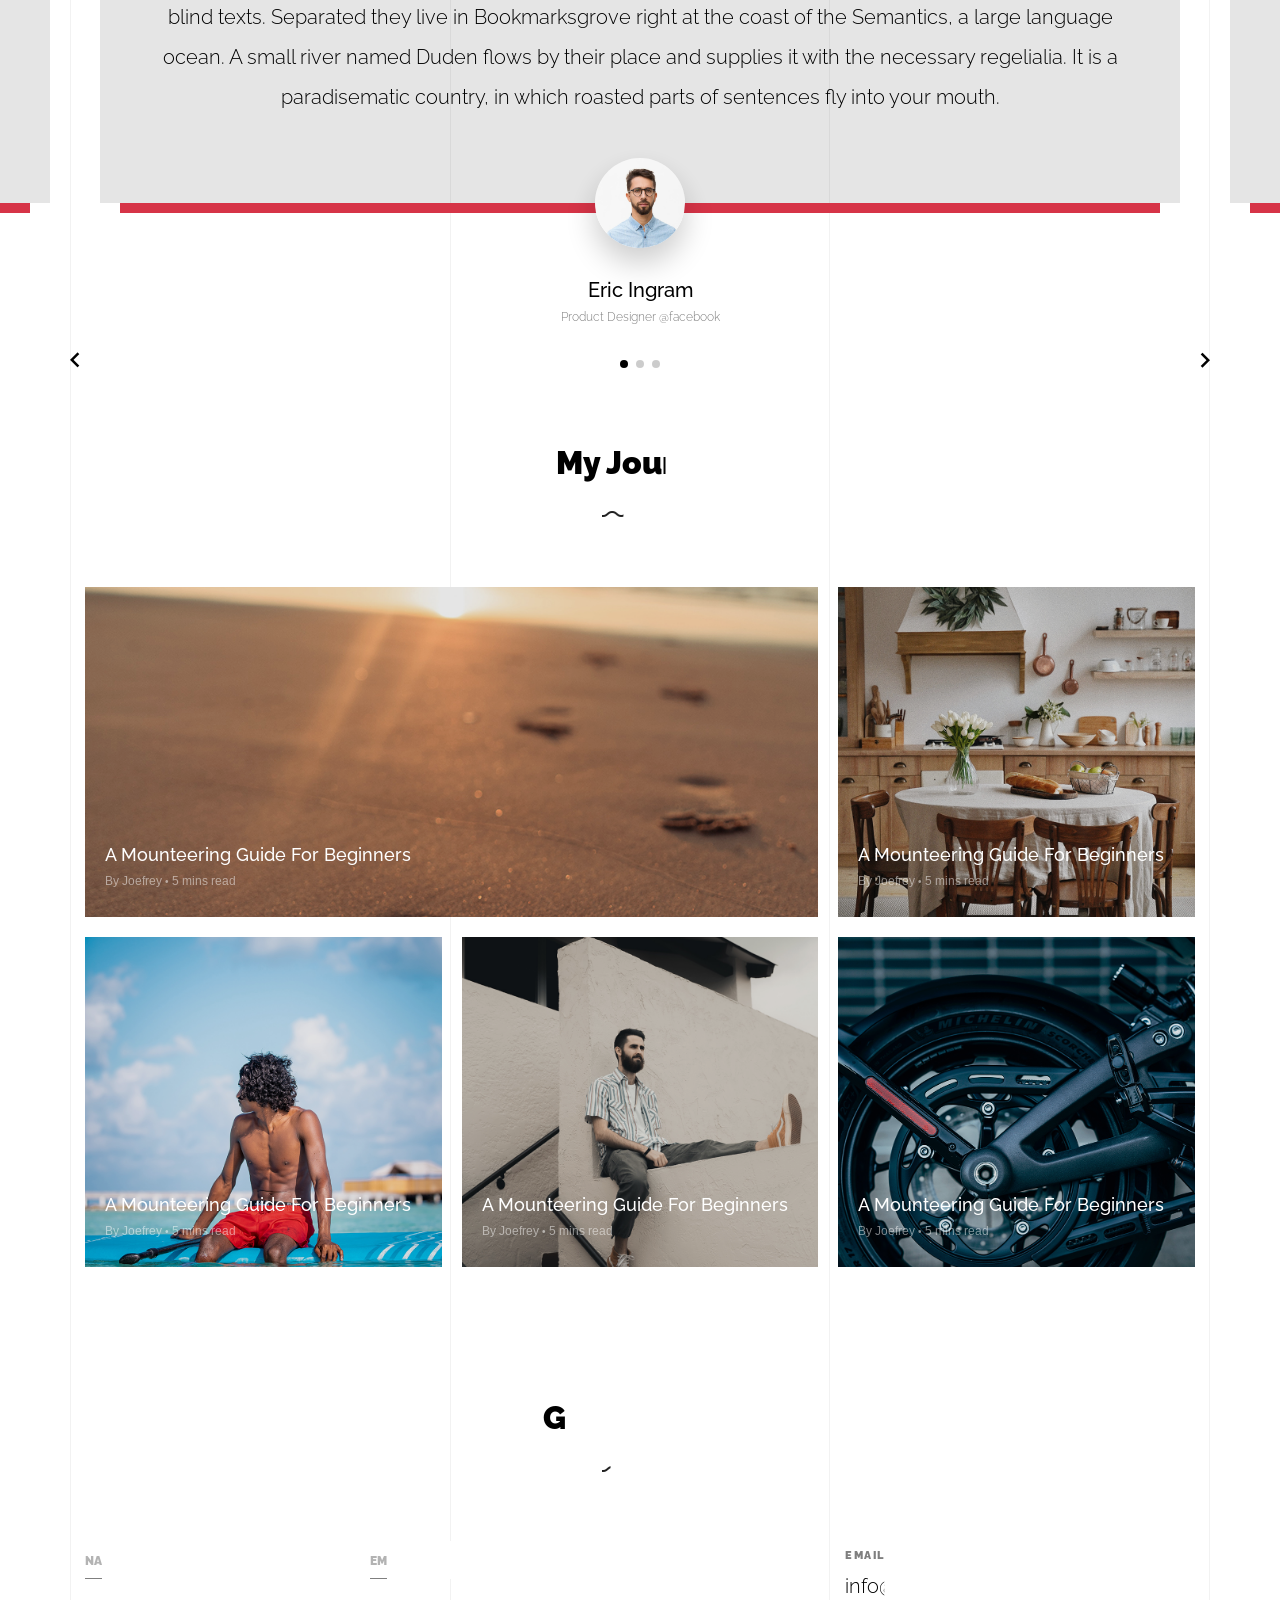
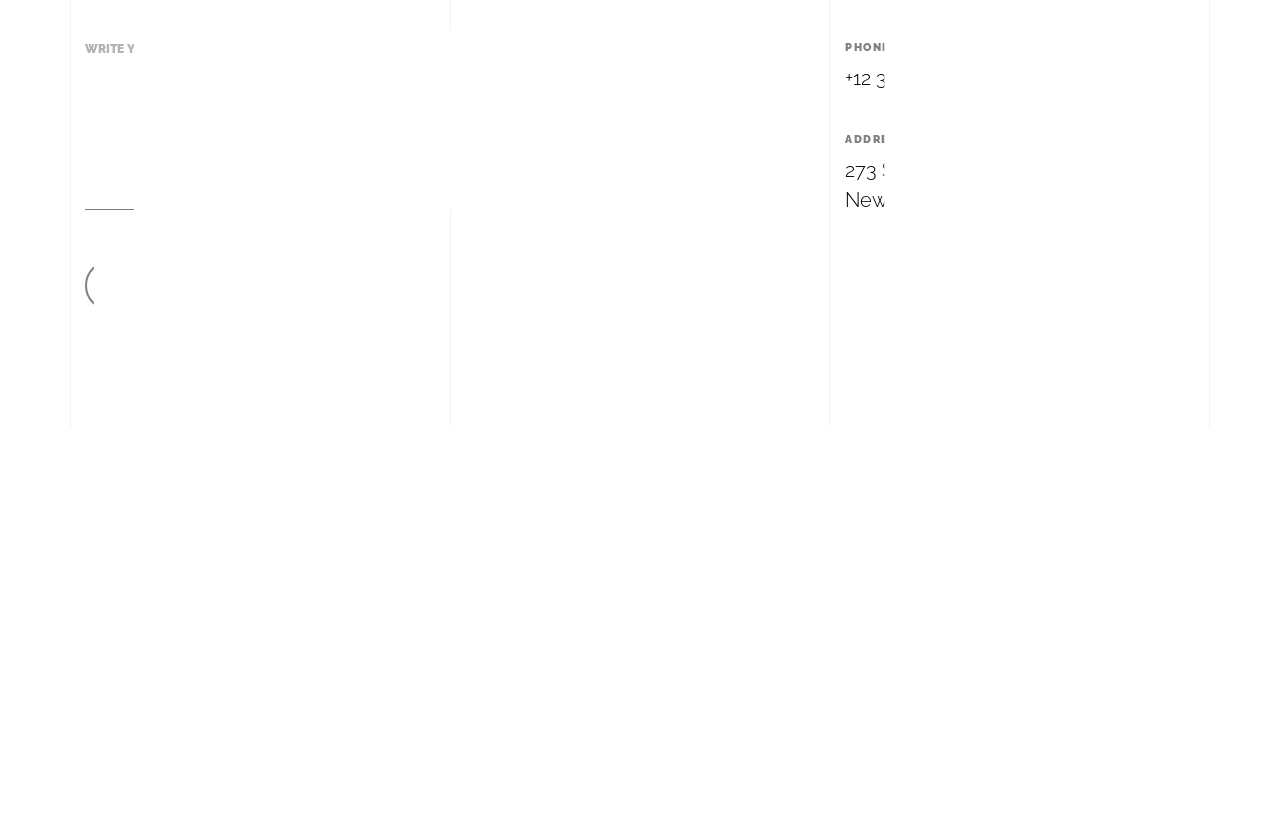
<file: light/index-sidebar-menu.html>
<!doctype html>
<html lang="en">
  <head>
    <title>Unfold &mdash; A onepage portfolio HTML template by Unslate.co</title>
    <meta charset="utf-8">
    <meta name="viewport" content="width=device-width, initial-scale=1, shrink-to-fit=no">

    <meta name="description" content="A onepage portfolio HTML template by Unslate.co">
    <meta name="keywords" content="html, css, javascript, jquery">
    <meta name="author" content="Unslate.co">

    <link rel="stylesheet" href="css/vendor/icomoon/style.css">
    <link rel="stylesheet" href="css/vendor/owl.carousel.min.css">
    <link rel="stylesheet" href="css/vendor/aos.css">
    <link rel="stylesheet" href="css/vendor/animate.min.css">
    <link rel="stylesheet" href="css/vendor/bootstrap.min.css">
    <link rel="stylesheet" href="css/vendor/jquery.fancybox.min.css">
    

    <!-- Theme Style -->
    <link rel="stylesheet" href="css/style.css">

  </head>
  <body data-spy="scroll" data-target=".site-nav-target" data-offset="200">

    <nav class="unslate_co--site-mobile-menu">
      <div class="close-wrap d-flex">
        <a href="#" class="d-flex ml-auto js-menu-toggle">
          <span class="close-label">Close</span>
          <div class="close-times">
            <span class="bar1"></span>
            <span class="bar2"></span>
          </div>
        </a>
      </div>
      <div class="site-mobile-inner"></div>
    </nav>


    <div class="unslate_co--site-wrap">

      <div class="unslate_co--site-inner">

        <div class="lines-wrap">
          <div class="lines-inner">
            <div class="lines"></div>
          </div>
        </div>
        <!-- END lines -->
      
      <nav class="unslate_co--site-nav dark site-nav-target">

        <div class="container">
        
          <div class="row align-items-center justify-content-between text-left">

            <div class="col-3">
              <div class="site-logo">
                <a href="index-sidebar-menu.html" class="unslate_co--site-logo">Unfold<span>.</span></a>
              </div>
            </div>
            <div class="col text-right">
              <ul class="site-nav-ul js-clone-nav text-left d-none d-lg-inline-none">
                <li class="has-children">
                  <a href="#home-section" class="nav-link">Home</a>
                  <ul class="dropdown">
                    <li>
                      <a href="index.html">Hero Image BG</a>
                    </li>
                    <li>
                      <a href="index-video.html">Video BG</a>
                    </li>
                    <li>
                      <a href="index-hero-slider.html">Hero Slider</a>
                    </li>
                    <li>
                      <a href="index-sidebar-menu.html">Sidebar Menu</a>
                    </li>
                    <li>
                      <a href="index-right-menu.html">Right Menu</a>
                    </li>
                  </ul>
                </li>
                <li><a href="#portfolio-section" class="nav-link">Portfolio</a></li>
                <li><a href="#about-section" class="nav-link">About</a></li>
                <li><a href="#services-section" class="nav-link">Services</a></li>
                <li><a href="#skills-section" class="nav-link">Skills</a></li>
                <li><a href="#testimonial-section" class="nav-link">Testimonial</a></li>
                <li><a href="#journal-section" class="nav-link">Journal</a></li>
                <li><a href="#contact-section" class="nav-link">Contact</a></li>
              </ul>
              
              <a href="#" class="burger-toggle-menu js-burger-toggle-menu ml-auto py-4">
                <span></span>
                <span></span>
                <span></span>
              </a>

            </div>
            
          </div>
        </div>

      </nav>
      <!-- END nav -->

      <div class="cover-v1 jarallax overlay" style="background-image: url('images/cover_bg_1.jpg');" id="home-section">
        <div class="container">
          <div class="row align-items-center">
              
            <div class="col-md-7 mx-auto text-center">
              <h1 class="heading gsap-reveal-hero text-white">Unfold</h1>
              <h2 class="subheading gsap-reveal-hero text-white">I’m Eric Woodman A Product Designer Based In San Francisco</h2>
            </div>

          </div>
        </div>


        <!-- dov -->
        <a href="#portfolio-section" class="mouse-wrap smoothscroll">
          <span class="mouse">
            <span class="scroll"></span>
          </span>
          <span class="mouse-label">Scroll</span>
        </a>

      </div>
      <!-- END .cover-v1 -->

      <div class="unslate_co--section" id="portfolio-section">
        <div class="container">
          
          
          <div class="relative"><div class="loader-portfolio-wrap"><div class="loader-portfolio dark"></div></div> </div>
          <div id="portfolio-single-holder"></div>

          <div class="portfolio-wrapper">

            <div class="d-flex align-items-center mb-4 gsap-reveal gsap-reveal-filter">
              <h2 class="mr-auto heading-h2">Portfolio</h2>
              
              <a href="#" class="text-black js-filter d-inline-block d-lg-none">Filter</a>
              
              <div class="filter-wrap">
                <div class="filter ml-auto" id="filters">
                  <a href="#" class="active" data-filter="*">All</a>
                  <a href="#" data-filter=".web">Web</a>
                  <a href="#" data-filter=".branding">Branding</a>
                  <a href="#" data-filter=".illustration">Illustration</a>
                  <a href="#" data-filter=".packaging">Packaging</a>
                </div>
              </div>
            </div>


            
            <div id="posts" class="row gutter-isotope-item">
              <div class="item web branding col-sm-6 col-md-6 col-lg-4 isotope-mb-2">
                <a href="portfolio-single-1.html" class="portfolio-item ajax-load-page isotope-item gsap-reveal-img" data-id="1">
                    <div class="overlay">
                      <span class="wrap-icon icon-link2"></span>
                      <div class="portfolio-item-content">
                        <h3>Shoe Rebranding</h3>
                        <p>web, branding</p>
                      </div>
                    </div>
                    <img src="images/work_1_md.jpg" class="lazyload  img-fluid" alt="Images" />
                  </a>
              </div>
              <div class="item branding packaging illustration col-sm-6 col-md-6 col-lg-4 isotope-mb-2 ">
                <a href="portfolio-single-3.html" class="portfolio-item ajax-load-page item-portrait isotope-item gsap-reveal-img" data-id="3">
                    <div class="overlay">
                      <span class="wrap-icon icon-link2"></span>
                      <div class="portfolio-item-content">
                        <h3>Reworking</h3>
                        <p>branding, packaging, illustration</p>
                      </div>
                    </div>
                    <img src="images/work_2_md.jpg" class="lazyload  img-fluid" alt="Images" />
                  </a>
              </div>

              <div class="item branding packaging col-sm-6 col-md-6 col-lg-4 isotope-mb-2">
                <a href="portfolio-single-4.html" class="portfolio-item isotope-item ajax-load-page gsap-reveal-img" data-id="4">
                    <div class="overlay">
                      <span class="wrap-icon icon-link2"></span>
                      <div class="portfolio-item-content">
                        <h3>Modern Building</h3>
                        <p>branding, packaging</p>
                      </div>
                    </div>
                    <img src="images/work_3_md.jpg" class="lazyload  img-fluid" alt="Images" />
                  </a>
              </div>

              <div class="item web packaging col-sm-6 col-md-6 col-lg-4 isotope-mb-2">

                <a href="images/work_4_full.jpg" class="portfolio-item isotope-item gsap-reveal-img" data-fancybox="gallery" data-caption="Watch">
                    <div class="overlay">
                      <span class="wrap-icon icon-photo2"></span>
                      <div class="portfolio-item-content">
                        <h3>Watch</h3>
                        <p>web, packaging</p>
                      </div>
                    </div>
                    <img src="images/work_4_full.jpg" class="lazyload  img-fluid" alt="Images" />
                  </a>

              </div>

              <div class="item illustration packaging col-sm-6 col-md-6 col-lg-4 isotope-mb-2">
                <a href="images/work_5_md.jpg" class="portfolio-item isotope-item gsap-reveal-img" data-fancybox="gallery" data-caption="Shoe Rebranding">
                    <div class="overlay">
                      <span class="wrap-icon icon-photo2"></span>
                      <div class="portfolio-item-content">
                        <h3>Shoe Rebranding</h3>
                        <p>illustration, packaging</p>
                      </div>
                    </div>
                    <img src="images/work_5_md.jpg" class="lazyload  img-fluid" alt="Images" />
                  </a>
              </div>

              <div class="item web branding col-sm-6 col-md-6 col-lg-4 isotope-mb-2">
                <a href="portfolio-single-2.html" class="portfolio-item ajax-load-page item-portrait isotope-item gsap-reveal-img" data-id="2">
                    <div class="overlay">
                      <span class="wrap-icon icon-link2"></span>
                      <div class="portfolio-item-content">
                        <h3>Reshape</h3>
                        <p>web, branding</p>
                      </div>
                    </div>
                    <img src="images/work_6_md.jpg" class="lazyload  img-fluid" alt="Images" />
                  </a>
              </div>

              <div class="item branding packaging col-sm-6 col-md-6 col-lg-4 isotope-mb-2">
                <a href="images/work_7_a_md.jpg" class="portfolio-item item-portrait isotope-item gsap-reveal-img" data-fancybox="gallery" data-caption="Modern Building">
                    <div class="overlay">
                      <span class="wrap-icon icon-photo2"></span>
                      <div class="portfolio-item-content">
                        <h3>Modern Building</h3>
                        <p>branding, packaging</p>
                      </div>
                    </div>
                    <img src="images/work_7_a_md.jpg" class="lazyload  img-fluid" alt="Images" />
                  </a>
              </div>

              <div class="item web branding col-sm-6 col-md-6 col-lg-4 isotope-mb-2">
                <a href="https://www.youtube.com/watch?v=mwtbEGNABWU" class="portfolio-item isotope-item gsap-reveal-img" data-fancybox="gallery" data-caption="Showreel 2019">
                    <div class="overlay">
                      <span class="wrap-icon icon-play_circle_filled"></span>
                      <div class="portfolio-item-content">
                        <h3>Showreel 2019</h3>
                        <p>web, branding</p>
                      </div>
                    </div>
                    <img src="images/work_8_md.jpg" class="lazyload  img-fluid" alt="Images" />
                  </a>
              </div>

              <div class="item web illustration col-sm-6 col-md-6 col-lg-4 isotope-mb-2">
                <a href="images/work_9_a_md.jpg" class="portfolio-item isotope-item gsap-reveal-img" data-fancybox="gallery" data-caption="Render Packaging">
                    <div class="overlay">
                      <span class="wrap-icon icon-photo2"></span>
                      <div class="portfolio-item-content">
                        <h3>Render Packaging</h3>
                        <p>web, illustration</p>
                      </div>
                    </div>
                    <img src="images/work_9_a_md.jpg" class="lazyload  img-fluid" alt="Images" />
                  </a>
              </div>

            </div>
            
          </div>


        </div>
      </div>


      <div class="unslate_co--section">
        <div class="container">
          <div class="owl-carousel logo-slider">
            <div class="logo-v1 gsap-reveal">
              <img src="images/logo-google.png" alt="Image" class="img-fluid">
            </div>
            <div class="logo-v1 gsap-reveal">
              <img src="images/logo-puma.png" alt="Image" class="img-fluid">
            </div>
            <div class="logo-v1 gsap-reveal">
              <img src="images/logo-paypal.png" alt="Image" class="img-fluid">
            </div>
            <div class="logo-v1 gsap-reveal">
              <img src="images/logo-adobe.png" alt="Image" class="img-fluid">
            </div>
          </div>
        </div>
      </div>



      <div class="unslate_co--section" id="about-section">
        <div class="container">
          
          <div class="section-heading-wrap text-center mb-5">
            <h2 class="heading-h2 text-center divider"><span class="gsap-reveal">About Me</span></h2>
            <span class="gsap-reveal"><img src="images/divider.png" alt="divider" width="76"></span>
          </div>
          

          <div class="row mt-5 justify-content-between">
            <div class="col-lg-7 mb-5 mb-lg-0" data-aos="fade-up">
              <figure class="dotted-bg gsap-reveal-img">
                <img src="images/about_me_pic.jpg" alt="Image" class="img-fluid">
              </figure>
            </div>
            <div class="col-lg-4 pr-lg-5">
              <h3 class="mb-4 heading-h3"><span class="gsap-reveal">We can make it together</span></h3>
              <p class="lead gsap-reveal">Far far away, behind the word mountains, far from the countries Vokalia and Consonantia, there <a href="#">live the blind</a> texts. </p>
              <p class="mb-4 gsap-reveal">A small river named Duden flows by their place and supplies it with the necessary regelialia. It is a paradisematic country, in which roasted parts of sentences fly into your mouth.</p>
              <p class="gsap-reveal"><a href="#" class="btn btn-outline-pill btn-custom-light">Download my CV</a></p>
            </div>
          </div>
        </div>
      </div>

      <div class="unslate_co--section" id="services-section">
        <div class="container">

          <div class="section-heading-wrap text-center mb-5">
            <h2 class="heading-h2 text-center divider"><span class="gsap-reveal">My Services</span></h2>
            <span class="gsap-reveal"><img src="images/divider.png" alt="divider" width="76"></span>
          </div>

          <div class="row gutter-v3">
            <div class="col-md-6 col-lg-4 mb-4">
              <div class="feature-v1" data-aos="fade-up" data-aos-delay="0">
                <div class="wrap-icon mb-3">
                  <img src="images/svg/001-options.svg" alt="Image" width="45">
                </div>
                <h3>Digital <br> Strategy</h3>
                <p>A small river named Duden flows by their place and supplies it with the necessary regelialia. </p>
              </div> 
            </div>
            <div class="col-md-6 col-lg-4 mb-4">
              <div class="feature-v1" data-aos="fade-up" data-aos-delay="100">
                <div class="wrap-icon mb-3">
                  <img src="images/svg/002-chat.svg" alt="Icon" width="45">
                </div>
                <h3>Web <br> Design</h3>
                <p>A small river named Duden flows by their place and supplies it with the necessary regelialia. </p>
              </div> 
            </div>
            <div class="col-md-6 col-lg-4 mb-4">
              <div class="feature-v1" data-aos="fade-up" data-aos-delay="200">
                <div class="wrap-icon mb-3">
                  <img src="images/svg/003-contact-book.svg" alt="Image" class="img-fluid" width="45">
                </div>
                <h3>User <br> Experience</h3>
                <p>A small river named Duden flows by their place and supplies it with the necessary regelialia. </p>
              </div> 
            </div>

            <div class="col-md-6 col-lg-4 mb-4">
              <div class="feature-v1" data-aos="fade-up" data-aos-delay="0">
                <div class="wrap-icon mb-3">
                  <img src="images/svg/004-percentage.svg" alt="Image" width="45">
                </div>
                <h3>Web <br> Development</h3>
                <p>A small river named Duden flows by their place and supplies it with the necessary regelialia. </p>
              </div> 
            </div>
            <div class="col-md-6 col-lg-4 mb-4">
              <div class="feature-v1" data-aos="fade-up" data-aos-delay="100">
                <div class="wrap-icon mb-3">
                  <img src="images/svg/006-goal.svg" alt="Image" width="45">
                </div>
                <h3>WordPress <br> Solutions</h3>
                <p>A small river named Duden flows by their place and supplies it with the necessary regelialia. </p>
              </div> 
            </div>
            <div class="col-md-6 col-lg-4 mb-4">
              <div class="feature-v1" data-aos="fade-up" data-aos-delay="200">
                <div class="wrap-icon mb-3">
                  <img src="images/svg/005-line-chart.svg" alt="Image" width="45">
                </div>
                <h3>Mobile <br> Applications</h3>
                <p>A small river named Duden flows by their place and supplies it with the necessary regelialia. </p>
              </div> 
            </div>

          </div>

        </div>
      </div>

      <div class="unslate_co--section section-counter" id="skills-section">
        <div class="container">
          <div class="section-heading-wrap text-center mb-5">
            <h2 class="heading-h2 text-center divider"><span class="gsap-reveal">My Skills</span></h2>
            <span class="gsap-reveal"><img src="images/divider.png" alt="divider" width="76"></span>
          </div>


          <div class="row pt-5">
            <div class="col-6 col-sm-6 mb-5 mb-lg-0 col-md-6 col-lg-3" data-aos="fade-up" data-aos-delay="0">
              <div class="counter-v1 text-center">
                <span class="number-wrap">
                  <span class="number number-counter" data-number="90">0</span>
                  <span class="append-text">%</span>
                </span>
                <span class="counter-label">WordPress</span>
              </div>
            </div>
            <div class="col-6 col-sm-6 mb-5 mb-lg-0 col-md-6 col-lg-3" data-aos="fade-up" data-aos-delay="100">
              <div class="counter-v1 text-center">
                <span class="number-wrap">
                  <span class="number number-counter" data-number="99">0</span>
                  <span class="append-text">%</span>
                </span>
                <span class="counter-label">HTML/CSS</span>
              </div>
            </div>
            <div class="col-6 col-sm-6 mb-5 mb-lg-0 col-md-6 col-lg-3" data-aos="fade-up" data-aos-delay="200">
              <div class="counter-v1 text-center">
                <span class="number-wrap">
                  <span class="number number-counter" data-number="95">0</span>
                  <span class="append-text">%</span>
                </span>
                <span class="counter-label">jQuery</span>
              </div>
            </div>
            <div class="col-6 col-sm-6 mb-5 mb-lg-0 col-md-6 col-lg-3" data-aos="fade-up" data-aos-delay="300">
              <div class="counter-v1 text-center">
                <span class="number-wrap">
                  <span class="number number-counter" data-number="100">0</span>
                  <span class="append-text">%</span>
                </span>
                <span class="counter-label">Design</span>
              </div>
            </div>
          </div>
        </div>
      </div>
      <!-- END .counter -->

      <div class="unslate_co--section" id="testimonial-section">
        <div class="container">
          <div class="section-heading-wrap text-center mb-5">
            <h2 class="heading-h2 text-center divider"><span class="gsap-reveal">My Happy Clients</span></h2>
            <img src="images/divider.png" alt="divider" width="76">
          </div>
        </div>

        <div class="owl-carousel testimonial-slider">
          <div>
            <div class="testimonial-v1">
              <div class="testimonial-inner-bg">
                <span class="quote">&ldquo;</span>
                <blockquote>
                  Far far away, behind the word mountains, far from the countries Vokalia and Consonantia, there live the blind texts. Separated they live in Bookmarksgrove right at the coast of the Semantics, a large language ocean. A small river named Duden flows by their place and supplies it with the necessary regelialia. It is a paradisematic country, in which roasted parts of sentences fly into your mouth.
                </blockquote>
              </div>
              
              <div class="testimonial-author-info">
                <img src="images/person_man_1.jpg" alt="Image">
                <h3>Eric Ingram</h3>
                <span class="d-block position">Product Designer @facebook</span>
              </div>

            </div>
          </div>
          <div>
            <div class="testimonial-v1">
              <div class="testimonial-inner-bg">
                <span class="quote">&ldquo;</span>
                <blockquote>
                  Far far away, behind the word mountains, far from the countries Vokalia and Consonantia, there live the blind texts. Separated they live in Bookmarksgrove right at the coast of the Semantics, a large language ocean. A small river named Duden flows by their place and supplies it with the necessary regelialia. It is a paradisematic country, in which roasted parts of sentences fly into your mouth.
                </blockquote>
              </div>
              
              <div class="testimonial-author-info">
                <img src="images/person_man_2.jpg" alt="Image">
                <h3>Ryan Mullins</h3>
                <span class="d-block position">Product Designer @Shopify</span>
              </div>

            </div>
          </div>
          <div>
            <div class="testimonial-v1">
              <div class="testimonial-inner-bg">
                <span class="quote">&ldquo;</span>
                <blockquote>
                  Far far away, behind the word mountains, far from the countries Vokalia and Consonantia, there live the blind texts. Separated they live in Bookmarksgrove right at the coast of the Semantics, a large language ocean. A small river named Duden flows by their place and supplies it with the necessary regelialia. It is a paradisematic country, in which roasted parts of sentences fly into your mouth.
                </blockquote>
              </div>
              
              <div class="testimonial-author-info">
                <img src="images/person_woman_1.jpg" alt="Image">
                <h3>Erica Miller</h3>
                <span class="d-block position">Product Designer @Twitter</span>
              </div>

            </div>
          </div>
        </div>

      </div>
      <!-- END testimonial -->

      <div class="unslate_co--section" id="journal-section">
        <div class="container">
          <div class="section-heading-wrap text-center mb-5">
            <h2 class="heading-h2 text-center divider"><span class="gsap-reveal">My Journal</span></h2>
            <span class="gsap-reveal"><img src="images/divider.png" alt="divider" width="76"></span>
          </div>

          
          <div class="row gutter-v4 align-items-stretch">
            <div class="col-sm-6 col-md-6 col-lg-8 blog-post-entry" data-aos="fade-up" data-aos-delay="0">

              <a href="blog-single.html" class="grid-item blog-item w-100 h-100">
                <div class="overlay">
                  <div class="portfolio-item-content">
                    <h3>A Mounteering Guide For Beginners</h3>
                    <p class="post-meta">By Joefrey <span class="small">&bullet;</span> 5 mins read</p>
                  </div>
                </div>
                <img src="images/post_1.jpg" class="lazyload" alt="Image" />
              </a>


            </div>
            <div class="col-sm-6 col-md-6 col-lg-4 blog-post-entry" data-aos="fade-up" data-aos-delay="100">
              <a href="blog-single.html" class="grid-item blog-item w-100 h-100">
                <div class="overlay">
                  <div class="portfolio-item-content">
                    <h3>A Mounteering Guide For Beginners</h3>
                    <p class="post-meta">By Joefrey <span class="small">&bullet;</span> 5 mins read</p>
                  </div>
                </div>
                <img src="images/post_2.jpg" class="lazyload" alt="Image" />
              </a>
            </div>


            <div class="col-sm-6 col-md-6 col-lg-4 blog-post-entry" data-aos="fade-up" data-aos-delay="0">

              <a href="blog-single.html" class="grid-item blog-item w-100 h-100">
                <div class="overlay">
                  <div class="portfolio-item-content">
                    <h3>A Mounteering Guide For Beginners</h3>
                    <p class="post-meta">By Joefrey <span class="small">&bullet;</span> 5 mins read</p>
                  </div>
                </div>
                <img src="images/post_3.jpg" class="lazyload" alt="Image" />
              </a>


            </div>
            <div class="col-sm-6 col-md-6 col-lg-4 blog-post-entry" data-aos="fade-up" data-aos-delay="100">
              <a href="blog-single.html" class="grid-item blog-item w-100 h-100">
                <div class="overlay">
                  <div class="portfolio-item-content">
                    <h3>A Mounteering Guide For Beginners</h3>
                    <p class="post-meta">By Joefrey <span class="small">&bullet;</span> 5 mins read</p>
                  </div>
                </div>
                <img src="images/post_4.jpg" class="lazyload" alt="Image" />
              </a>
            </div>

            <div class="col-sm-6 col-md-6 col-lg-4 blog-post-entry" data-aos="fade-up" data-aos-delay="200">
              <a href="blog-single.html" class="grid-item blog-item w-100 h-100">
                <div class="overlay">
                  <div class="portfolio-item-content">
                    <h3>A Mounteering Guide For Beginners</h3>
                    <p class="post-meta">By Joefrey <span class="small">&bullet;</span> 5 mins read</p>
                  </div>
                </div>
                <img src="images/post_5.jpg" class="lazyload" alt="Image" />
              </a>
            </div>


          </div>

        </div>
      </div>
      <!-- END blog posts -->



      <div class="unslate_co--section" id="contact-section">
        <div class="container">
          <div class="section-heading-wrap text-center mb-5">
            <h2 class="heading-h2 text-center divider"><span class="gsap-reveal">Get In Touch</span></h2>
            <span class="gsap-reveal"><img src="images/divider.png" alt="divider" width="76"></span>
          </div>


          <div class="row justify-content-between">
            
            <div class="col-md-6">
              <form method="post" class="form-outline-style-v1" id="contactForm">
                <div class="form-group row mb-0">

                  <div class="col-lg-6 form-group gsap-reveal">
                    <label for="name">Name</label>
                    <input name="name" type="text" class="form-control" id="name">
                  </div>
                  <div class="col-lg-6 form-group gsap-reveal">
                    <label for="email">Email</label>
                    <input name="email" type="email" class="form-control" id="email">
                  </div>
                  <div class="col-lg-12 form-group gsap-reveal">
                    <label for="message">Write your message...</label>
                    <textarea name="message" id="message" cols="30" rows="7" class="form-control"></textarea>
                  </div>
                </div>
                <div class="form-group row gsap-reveal">
                    <div class="col-md-12 d-flex align-items-center">
                      <input type="submit" class="btn btn-outline-pill btn-custom-light mr-3" value="Send Message">
                      <span class="submitting"></span>
                    </div>
                  </div>
              </form>
              <div id="form-message-warning" class="mt-4"></div> 
              <div id="form-message-success">
                Your message was sent, thank you!
              </div>

            </div>

            <div class="col-md-4">
              <div class="contact-info-v1">
                <div class="gsap-reveal d-block">
                  <span class="d-block contact-info-label">Email</span>
                  <a href="#" class="contact-info-val">info@unslate.co</a>
                </div>
                <div class="gsap-reveal d-block">
                  <span class="d-block contact-info-label">Phone</span>
                  <a href="#" class="contact-info-val">+12 345 6789 012</a>
                </div>
                <div class="gsap-reveal d-block">
                  <span class="d-block contact-info-label">Address</span>
                  <address class="contact-info-val">273 South Riverview Rd. <br> New York, NY 10011</address>
                </div>
              </div>
            </div>

          </div>
        </div>
      </div>
      </div>

      <footer class="unslate_co--footer unslate_co--section">
        <div class="container">
          <div class="row justify-content-center">
            <div class="col-md-7">
              
              <div class="footer-site-logo"><a href="#">Unfold<span>.</span></a></div>

              <ul class="footer-site-social">
                <li><a href="#">Facebook</a></li>
                <li><a href="#">Twitter</a></li>
                <li><a href="#">Instagram</a></li>
                <li><a href="#">Dribbble</a></li>
                <li><a href="#">Behance</a></li>
              </ul>

              <p class="site-copyright">
                <small>&copy; 2020 <a href="#">Unfold</a>. All Rights Reserved. Design with <span class="icon-heart text-danger"></span> by <a href="#">Unslate.co</a>.</small>
              </p>

            </div>
          </div>
        </div>
      </footer>

      
    </div>

    <!-- Loader -->
    <div id="unslate_co--overlayer"></div>
    <div class="site-loader-wrap">
      <div class="site-loader dark"></div>
    </div>

    <script src="js/scripts-dist.js"></script>
    <script src="js/main.js"></script>

    <!-- Global site tag (gtag.js) - Google Analytics -->
<script async src="https://www.googletagmanager.com/gtag/js?id=UA-157808202-1"></script>
<script>
  window.dataLayer = window.dataLayer || [];
  function gtag(){dataLayer.push(arguments);}
  gtag('js', new Date());

  gtag('config', 'UA-157808202-1');
</script>

  </body>
</html>
</file>
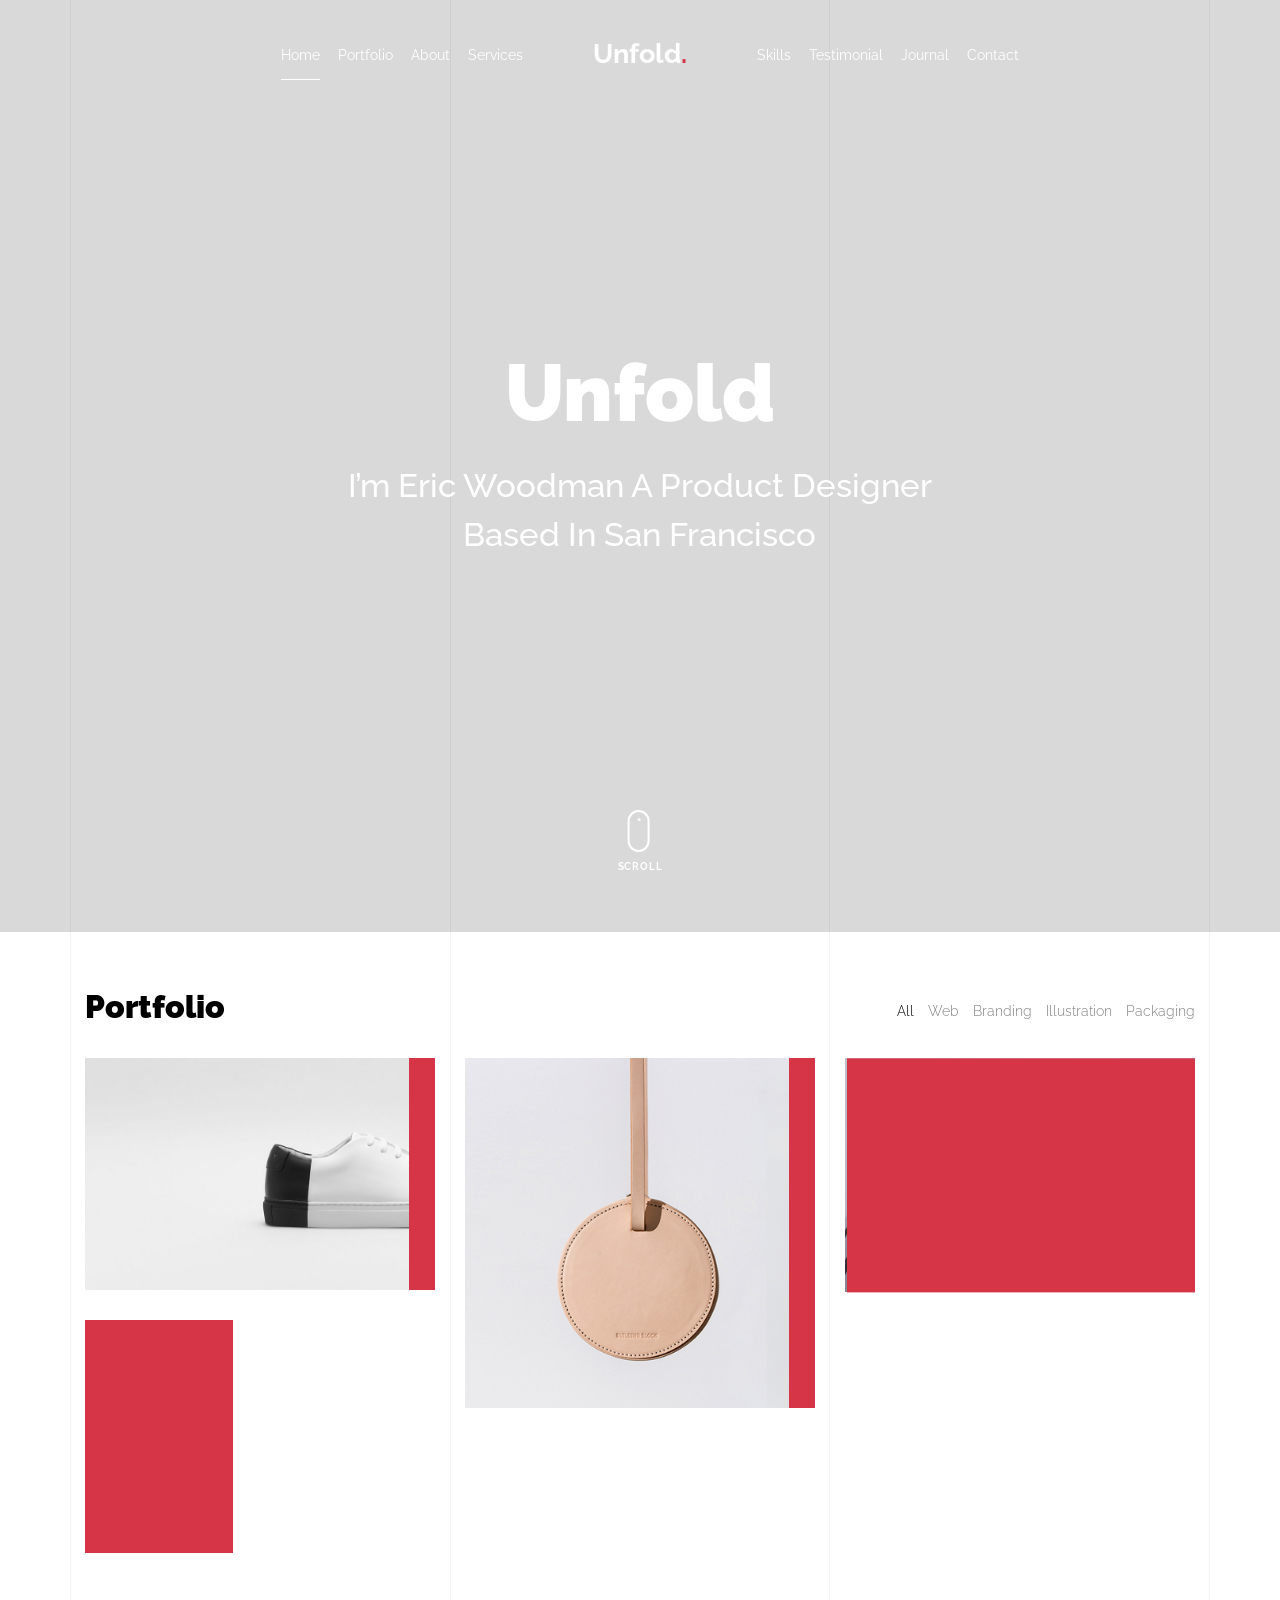
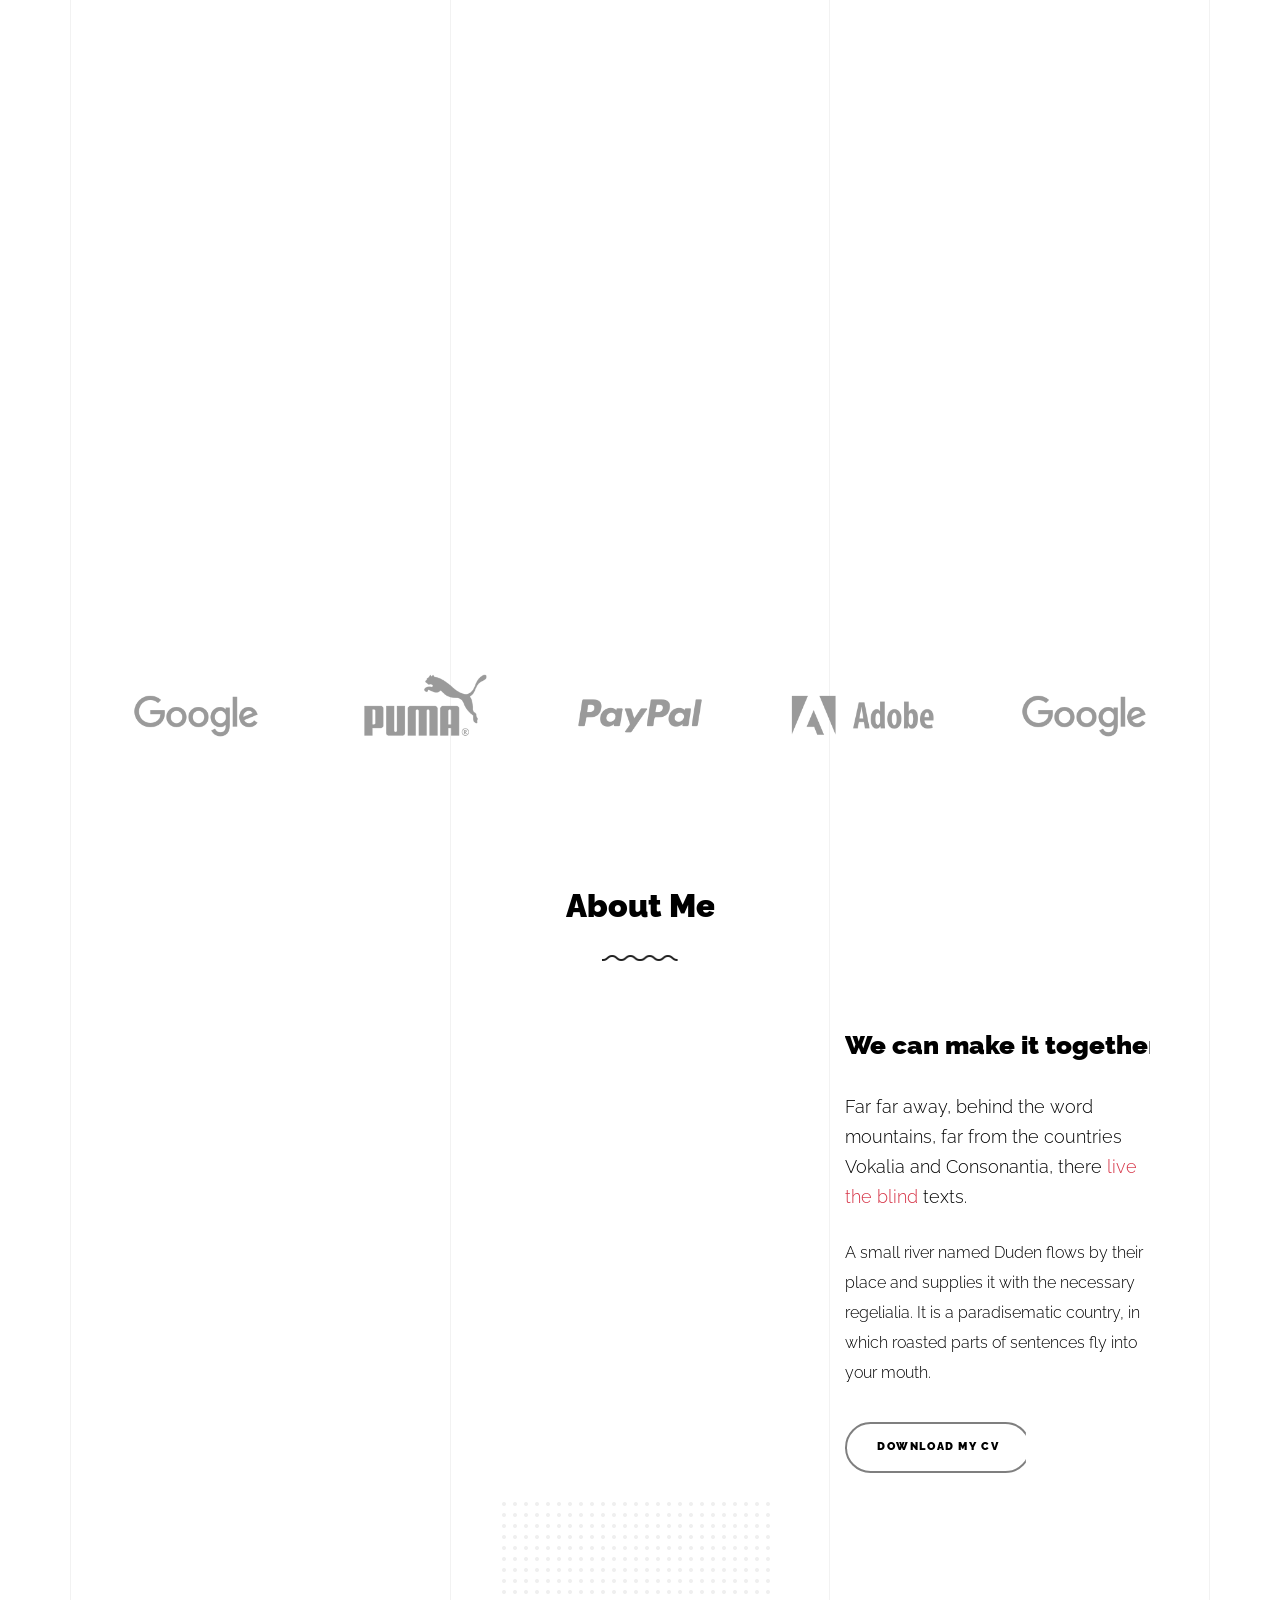
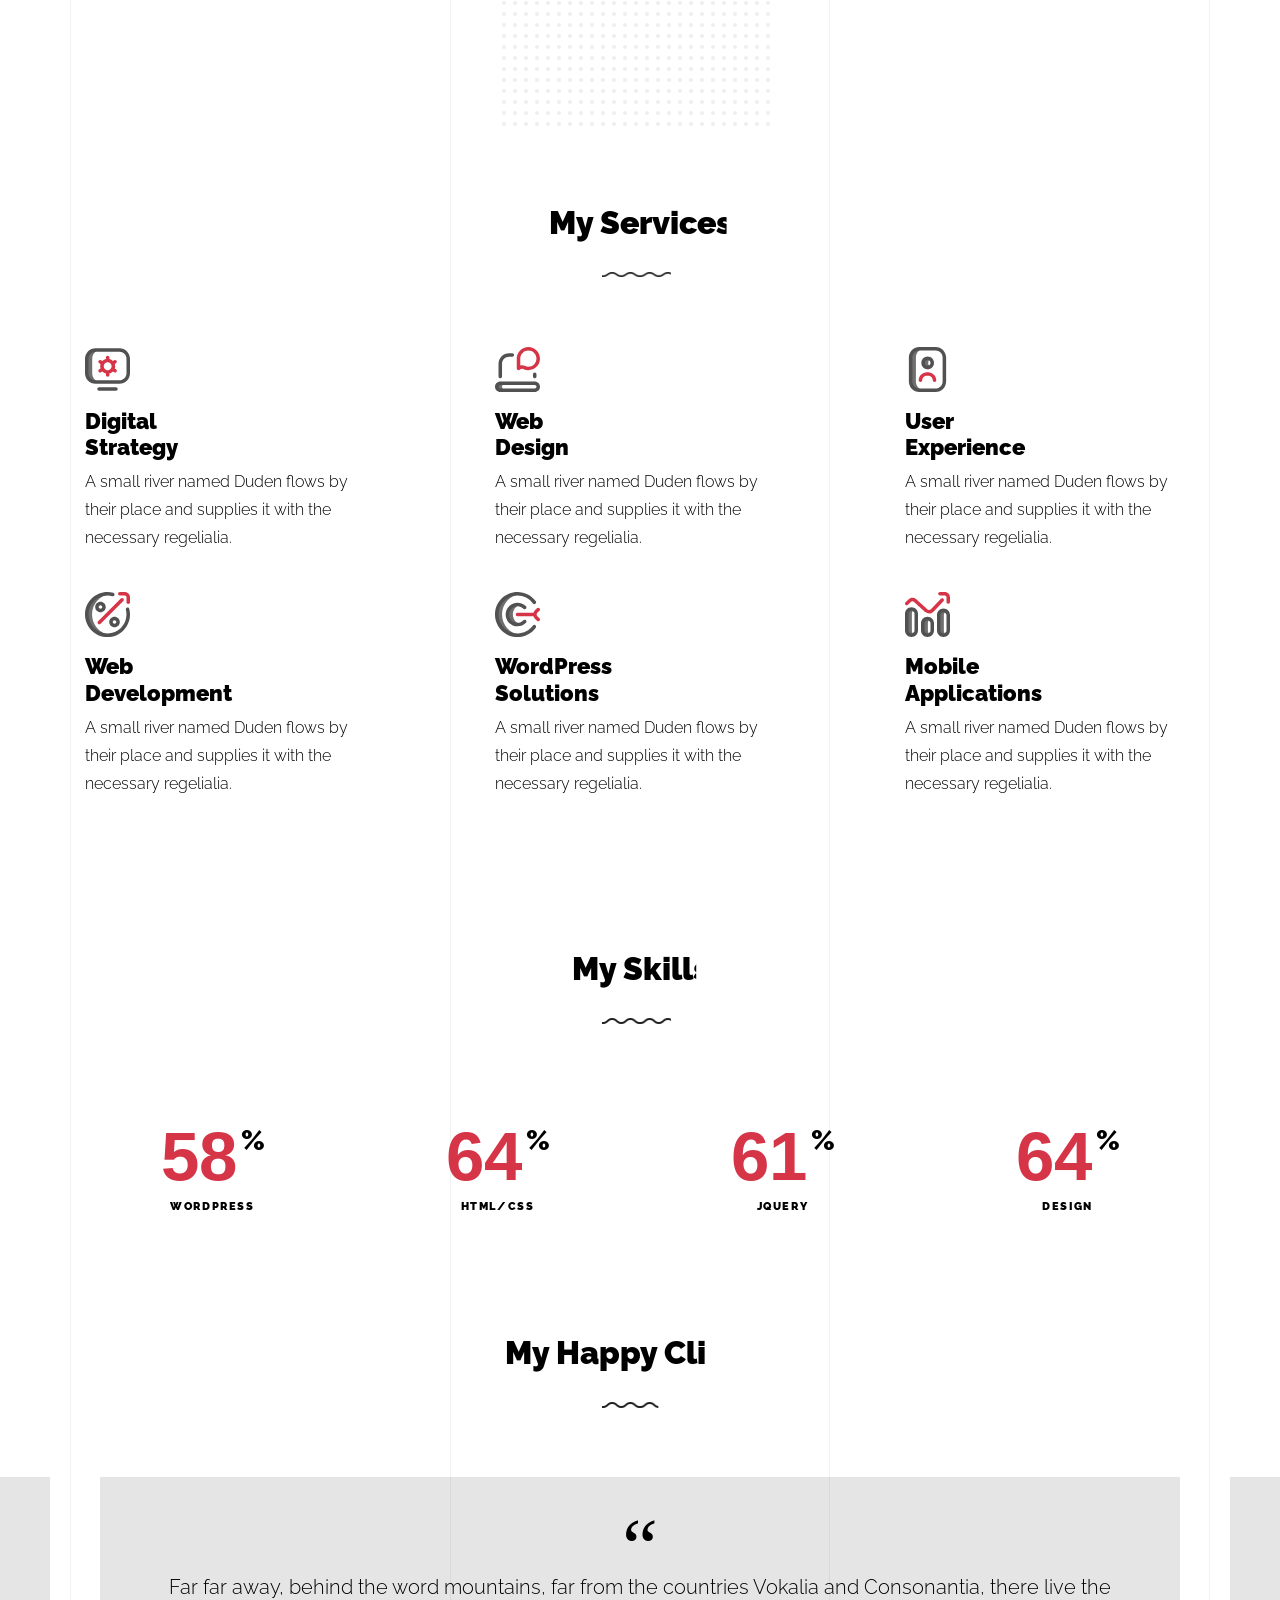
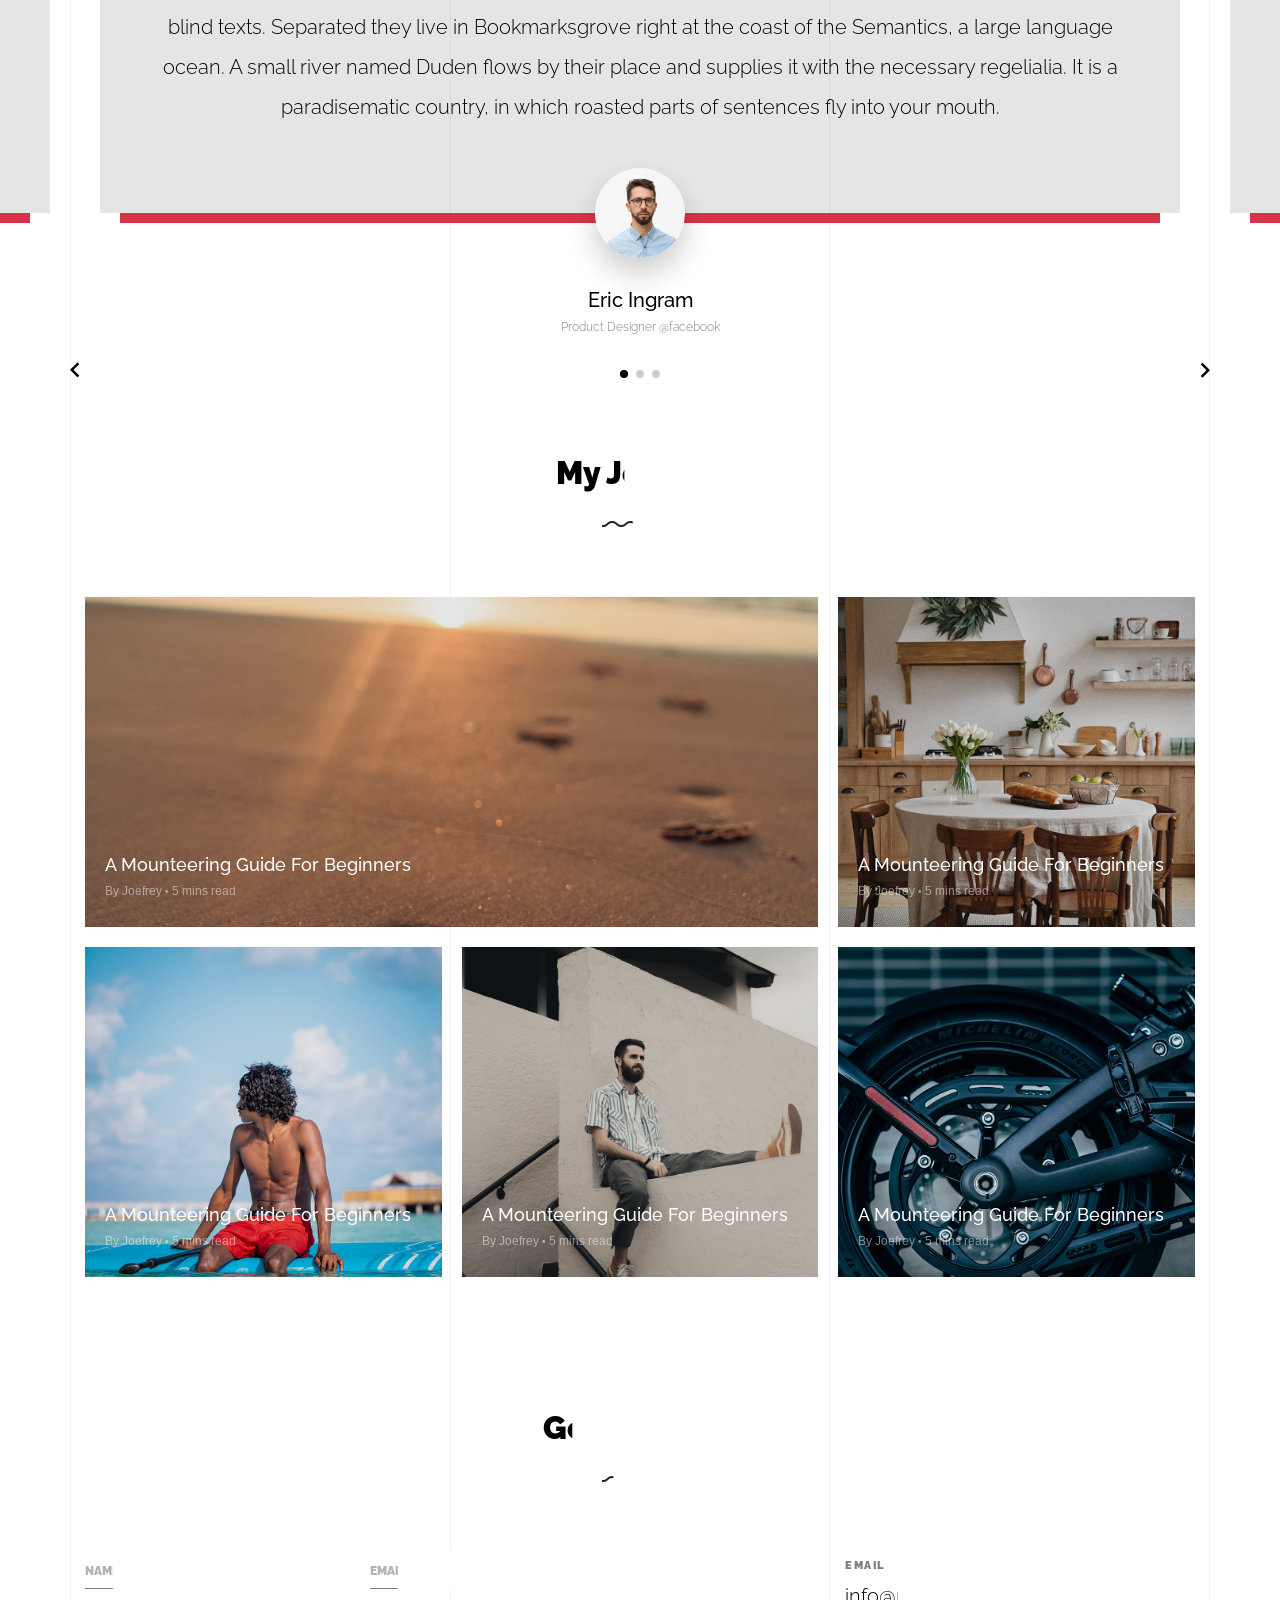
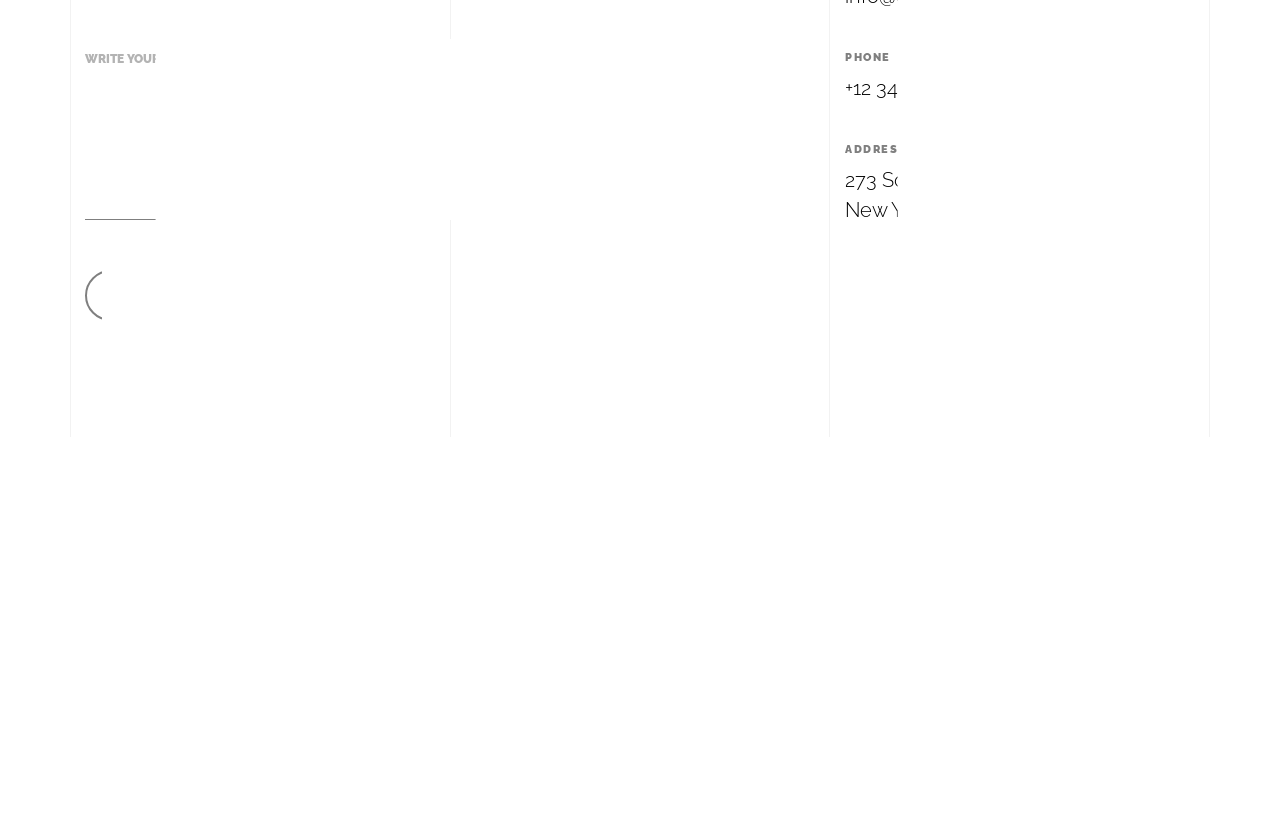
<file: light/index-video.html>
<!doctype html>
<html lang="en">
  <head>
    <title>Unfold &mdash; A onepage portfolio HTML template by Unslate.co</title>
    <meta charset="utf-8">
    <meta name="viewport" content="width=device-width, initial-scale=1, shrink-to-fit=no">
    
    <meta name="description" content="A onepage portfolio HTML template by Unslate.co">
    <meta name="keywords" content="html, css, javascript, jquery">
    <meta name="author" content="Unslate.co">

    <link rel="stylesheet" href="css/vendor/icomoon/style.css">
    <link rel="stylesheet" href="css/vendor/owl.carousel.min.css">
    <link rel="stylesheet" href="css/vendor/aos.css">
    <link rel="stylesheet" href="css/vendor/animate.min.css">
    <link rel="stylesheet" href="css/vendor/bootstrap.min.css">
    <link rel="stylesheet" href="css/vendor/jquery.fancybox.min.css">
    

    <!-- Theme Style -->
    <link rel="stylesheet" href="css/style.css">

  </head>
  <body data-spy="scroll" data-target=".site-nav-target" data-offset="200">

    <nav class="unslate_co--site-mobile-menu">
      <div class="close-wrap d-flex">
        <a href="#" class="d-flex ml-auto js-menu-toggle">
          <span class="close-label">Close</span>
          <div class="close-times">
            <span class="bar1"></span>
            <span class="bar2"></span>
          </div>
        </a>
      </div>
      <div class="site-mobile-inner"></div>
    </nav>


    <div class="unslate_co--site-wrap">

      <div class="unslate_co--site-inner">

        <div class="lines-wrap">
          <div class="lines-inner">
            <div class="lines"></div>
          </div>
        </div>
        <!-- END lines -->
      
      <nav class="unslate_co--site-nav site-nav-target">

        <div class="container">
        
          <div class="row align-items-center justify-content-between text-left">
            <div class="col-md-5 text-right">
              <ul class="site-nav-ul js-clone-nav text-left d-none d-lg-inline-block">
                <li class="has-children">
                  <a href="#home-section" class="nav-link">Home</a>
                  <ul class="dropdown">
                    <li>
                      <a href="index.html">Hero Image BG</a>
                    </li>
                    <li>
                      <a href="index-video.html">Video BG</a>
                    </li>
                    <li>
                      <a href="index-hero-slider.html">Hero Slider</a>
                    </li>
                    <li>
                      <a href="index-sidebar-menu.html">Sidebar Menu</a>
                    </li>
                    <li>
                      <a href="index-right-menu.html">Right Menu</a>
                    </li>
                  </ul>
                </li>
                <li><a href="#portfolio-section" class="nav-link">Portfolio</a></li>
                <li><a href="#about-section" class="nav-link">About</a></li>
                <li><a href="#services-section" class="nav-link">Services</a></li>
              </ul>
            </div>
            <div class="site-logo pos-absolute">
              <a href="index-video.html" class="unslate_co--site-logo">Unfold<span>.</span></a>
            </div>
            <div class="col-md-5 text-right text-lg-left">
              <ul class="site-nav-ul js-clone-nav text-left d-none d-lg-inline-block">
                <li><a href="#skills-section" class="nav-link">Skills</a></li>
                <li><a href="#testimonial-section" class="nav-link">Testimonial</a></li>
                <li><a href="#journal-section" class="nav-link">Journal</a></li>
                <li><a href="#contact-section" class="nav-link">Contact</a></li>
              </ul>

              <ul class="site-nav-ul-none-onepage text-right d-inline-block d-lg-none">
                <li><a href="#" class="js-menu-toggle">Menu</a></li>
              </ul>

            </div>
          </div>
        </div>

      </nav>
      <!-- END nav -->

      <div class="cover-v1 overlay jarallax-video" id="home-section">
        <div class="container">
          <div class="row align-items-center">
              
            <div class="col-md-7 mx-auto text-center">
              <h1 class="heading gsap-reveal-hero text-white">Unfold</h1>
              <h2 class="subheading gsap-reveal-hero text-white">I’m Eric Woodman A Product Designer Based In San Francisco</h2>
            </div>

          </div>
        </div>


        <!-- dov -->
        <a href="#portfolio-section" class="mouse-wrap smoothscroll">
          <span class="mouse">
            <span class="scroll"></span>
          </span>
          <span class="mouse-label">Scroll</span>
        </a>

      </div>
      <!-- END .cover-v1 -->


      <div class="unslate_co--section" id="portfolio-section">
        <div class="container">
          
          
          <div class="relative"><div class="loader-portfolio-wrap"><div class="loader-portfolio dark"></div></div> </div>
          <div id="portfolio-single-holder"></div>

          <div class="portfolio-wrapper">

            <div class="d-flex align-items-center mb-4 gsap-reveal gsap-reveal-filter">
              <h2 class="mr-auto heading-h2">Portfolio</h2>
              
              <a href="#" class="text-black js-filter d-inline-block d-lg-none">Filter</a>
              
              <div class="filter-wrap">
                <div class="filter ml-auto" id="filters">
                  <a href="#" class="active" data-filter="*">All</a>
                  <a href="#" data-filter=".web">Web</a>
                  <a href="#" data-filter=".branding">Branding</a>
                  <a href="#" data-filter=".illustration">Illustration</a>
                  <a href="#" data-filter=".packaging">Packaging</a>
                </div>
              </div>
            </div>


            
            <div id="posts" class="row gutter-isotope-item">
              <div class="item web branding col-sm-6 col-md-6 col-lg-4 isotope-mb-2">
                <a href="portfolio-single-1.html" class="portfolio-item ajax-load-page isotope-item gsap-reveal-img" data-id="1">
                    <div class="overlay">
                      <span class="wrap-icon icon-link2"></span>
                      <div class="portfolio-item-content">
                        <h3>Shoe Rebranding</h3>
                        <p>web, branding</p>
                      </div>
                    </div>
                    <img src="images/work_1_md.jpg" class="lazyload  img-fluid" alt="Images" />
                  </a>
              </div>
              <div class="item branding packaging illustration col-sm-6 col-md-6 col-lg-4 isotope-mb-2 ">
                <a href="portfolio-single-3.html" class="portfolio-item ajax-load-page item-portrait isotope-item gsap-reveal-img" data-id="3">
                    <div class="overlay">
                      <span class="wrap-icon icon-link2"></span>
                      <div class="portfolio-item-content">
                        <h3>Reworking</h3>
                        <p>branding, packaging, illustration</p>
                      </div>
                    </div>
                    <img src="images/work_2_md.jpg" class="lazyload  img-fluid" alt="Images" />
                  </a>
              </div>

              <div class="item branding packaging col-sm-6 col-md-6 col-lg-4 isotope-mb-2">
                <a href="portfolio-single-4.html" class="portfolio-item isotope-item ajax-load-page gsap-reveal-img" data-id="4">
                    <div class="overlay">
                      <span class="wrap-icon icon-link2"></span>
                      <div class="portfolio-item-content">
                        <h3>Modern Building</h3>
                        <p>branding, packaging</p>
                      </div>
                    </div>
                    <img src="images/work_3_md.jpg" class="lazyload  img-fluid" alt="Images" />
                  </a>
              </div>

              <div class="item web packaging col-sm-6 col-md-6 col-lg-4 isotope-mb-2">

                <a href="images/work_4_full.jpg" class="portfolio-item isotope-item gsap-reveal-img" data-fancybox="gallery" data-caption="Watch">
                    <div class="overlay">
                      <span class="wrap-icon icon-photo2"></span>
                      <div class="portfolio-item-content">
                        <h3>Watch</h3>
                        <p>web, packaging</p>
                      </div>
                    </div>
                    <img src="images/work_4_full.jpg" class="lazyload  img-fluid" alt="Images" />
                  </a>

              </div>

              <div class="item illustration packaging col-sm-6 col-md-6 col-lg-4 isotope-mb-2">
                <a href="images/work_5_md.jpg" class="portfolio-item isotope-item gsap-reveal-img" data-fancybox="gallery" data-caption="Shoe Rebranding">
                    <div class="overlay">
                      <span class="wrap-icon icon-photo2"></span>
                      <div class="portfolio-item-content">
                        <h3>Shoe Rebranding</h3>
                        <p>illustration, packaging</p>
                      </div>
                    </div>
                    <img src="images/work_5_md.jpg" class="lazyload  img-fluid" alt="Images" />
                  </a>
              </div>

              <div class="item web branding col-sm-6 col-md-6 col-lg-4 isotope-mb-2">
                <a href="portfolio-single-2.html" class="portfolio-item ajax-load-page item-portrait isotope-item gsap-reveal-img" data-id="2">
                    <div class="overlay">
                      <span class="wrap-icon icon-link2"></span>
                      <div class="portfolio-item-content">
                        <h3>Reshape</h3>
                        <p>web, branding</p>
                      </div>
                    </div>
                    <img src="images/work_6_md.jpg" class="lazyload  img-fluid" alt="Images" />
                  </a>
              </div>

              <div class="item branding packaging col-sm-6 col-md-6 col-lg-4 isotope-mb-2">
                <a href="images/work_7_a_md.jpg" class="portfolio-item item-portrait isotope-item gsap-reveal-img" data-fancybox="gallery" data-caption="Modern Building">
                    <div class="overlay">
                      <span class="wrap-icon icon-photo2"></span>
                      <div class="portfolio-item-content">
                        <h3>Modern Building</h3>
                        <p>branding, packaging</p>
                      </div>
                    </div>
                    <img src="images/work_7_a_md.jpg" class="lazyload  img-fluid" alt="Images" />
                  </a>
              </div>

              <div class="item web branding col-sm-6 col-md-6 col-lg-4 isotope-mb-2">
                <a href="https://www.youtube.com/watch?v=mwtbEGNABWU" class="portfolio-item isotope-item gsap-reveal-img" data-fancybox="gallery" data-caption="Showreel 2019">
                    <div class="overlay">
                      <span class="wrap-icon icon-play_circle_filled"></span>
                      <div class="portfolio-item-content">
                        <h3>Showreel 2019</h3>
                        <p>web, branding</p>
                      </div>
                    </div>
                    <img src="images/work_8_md.jpg" class="lazyload  img-fluid" alt="Images" />
                  </a>
              </div>

              <div class="item web illustration col-sm-6 col-md-6 col-lg-4 isotope-mb-2">
                <a href="images/work_9_a_md.jpg" class="portfolio-item isotope-item gsap-reveal-img" data-fancybox="gallery" data-caption="Render Packaging">
                    <div class="overlay">
                      <span class="wrap-icon icon-photo2"></span>
                      <div class="portfolio-item-content">
                        <h3>Render Packaging</h3>
                        <p>web, illustration</p>
                      </div>
                    </div>
                    <img src="images/work_9_a_md.jpg" class="lazyload  img-fluid" alt="Images" />
                  </a>
              </div>

            </div>
            
          </div>


        </div>
      </div>


      <div class="unslate_co--section">
        <div class="container">
          <div class="owl-carousel logo-slider">
            <div class="logo-v1 gsap-reveal">
              <img src="images/logo-google.png" alt="Image" class="img-fluid">
            </div>
            <div class="logo-v1 gsap-reveal">
              <img src="images/logo-puma.png" alt="Image" class="img-fluid">
            </div>
            <div class="logo-v1 gsap-reveal">
              <img src="images/logo-paypal.png" alt="Image" class="img-fluid">
            </div>
            <div class="logo-v1 gsap-reveal">
              <img src="images/logo-adobe.png" alt="Image" class="img-fluid">
            </div>
          </div>
        </div>
      </div>



      <div class="unslate_co--section" id="about-section">
        <div class="container">
          
          <div class="section-heading-wrap text-center mb-5">
            <h2 class="heading-h2 text-center divider"><span class="gsap-reveal">About Me</span></h2>
            <span class="gsap-reveal"><img src="images/divider.png" alt="divider" width="76"></span>
          </div>
          

          <div class="row mt-5 justify-content-between">
            <div class="col-lg-7 mb-5 mb-lg-0" data-aos="fade-up">
              <figure class="dotted-bg gsap-reveal-img">
                <img src="images/about_me_pic.jpg" alt="Image" class="img-fluid">
              </figure>
            </div>
            <div class="col-lg-4 pr-lg-5">
              <h3 class="mb-4 heading-h3"><span class="gsap-reveal">We can make it together</span></h3>
              <p class="lead gsap-reveal">Far far away, behind the word mountains, far from the countries Vokalia and Consonantia, there <a href="#">live the blind</a> texts. </p>
              <p class="mb-4 gsap-reveal">A small river named Duden flows by their place and supplies it with the necessary regelialia. It is a paradisematic country, in which roasted parts of sentences fly into your mouth.</p>
              <p class="gsap-reveal"><a href="#" class="btn btn-outline-pill btn-custom-light">Download my CV</a></p>
            </div>
          </div>
        </div>
      </div>

      <div class="unslate_co--section" id="services-section">
        <div class="container">

          <div class="section-heading-wrap text-center mb-5">
            <h2 class="heading-h2 text-center divider"><span class="gsap-reveal">My Services</span></h2>
            <span class="gsap-reveal"><img src="images/divider.png" alt="divider" width="76"></span>
          </div>

          <div class="row gutter-v3">
            <div class="col-md-6 col-lg-4 mb-4">
              <div class="feature-v1" data-aos="fade-up" data-aos-delay="0">
                <div class="wrap-icon mb-3">
                  <img src="images/svg/001-options.svg" alt="Image" width="45">
                </div>
                <h3>Digital <br> Strategy</h3>
                <p>A small river named Duden flows by their place and supplies it with the necessary regelialia. </p>
              </div> 
            </div>
            <div class="col-md-6 col-lg-4 mb-4">
              <div class="feature-v1" data-aos="fade-up" data-aos-delay="100">
                <div class="wrap-icon mb-3">
                  <img src="images/svg/002-chat.svg" alt="Icon" width="45">
                </div>
                <h3>Web <br> Design</h3>
                <p>A small river named Duden flows by their place and supplies it with the necessary regelialia. </p>
              </div> 
            </div>
            <div class="col-md-6 col-lg-4 mb-4">
              <div class="feature-v1" data-aos="fade-up" data-aos-delay="200">
                <div class="wrap-icon mb-3">
                  <img src="images/svg/003-contact-book.svg" alt="Image" class="img-fluid" width="45">
                </div>
                <h3>User <br> Experience</h3>
                <p>A small river named Duden flows by their place and supplies it with the necessary regelialia. </p>
              </div> 
            </div>

            <div class="col-md-6 col-lg-4 mb-4">
              <div class="feature-v1" data-aos="fade-up" data-aos-delay="0">
                <div class="wrap-icon mb-3">
                  <img src="images/svg/004-percentage.svg" alt="Image" width="45">
                </div>
                <h3>Web <br> Development</h3>
                <p>A small river named Duden flows by their place and supplies it with the necessary regelialia. </p>
              </div> 
            </div>
            <div class="col-md-6 col-lg-4 mb-4">
              <div class="feature-v1" data-aos="fade-up" data-aos-delay="100">
                <div class="wrap-icon mb-3">
                  <img src="images/svg/006-goal.svg" alt="Image" width="45">
                </div>
                <h3>WordPress <br> Solutions</h3>
                <p>A small river named Duden flows by their place and supplies it with the necessary regelialia. </p>
              </div> 
            </div>
            <div class="col-md-6 col-lg-4 mb-4">
              <div class="feature-v1" data-aos="fade-up" data-aos-delay="200">
                <div class="wrap-icon mb-3">
                  <img src="images/svg/005-line-chart.svg" alt="Image" width="45">
                </div>
                <h3>Mobile <br> Applications</h3>
                <p>A small river named Duden flows by their place and supplies it with the necessary regelialia. </p>
              </div> 
            </div>

          </div>

        </div>
      </div>

      <div class="unslate_co--section section-counter" id="skills-section">
        <div class="container">
          <div class="section-heading-wrap text-center mb-5">
            <h2 class="heading-h2 text-center divider"><span class="gsap-reveal">My Skills</span></h2>
            <span class="gsap-reveal"><img src="images/divider.png" alt="divider" width="76"></span>
          </div>


          <div class="row pt-5">
            <div class="col-6 col-sm-6 mb-5 mb-lg-0 col-md-6 col-lg-3" data-aos="fade-up" data-aos-delay="0">
              <div class="counter-v1 text-center">
                <span class="number-wrap">
                  <span class="number number-counter" data-number="90">0</span>
                  <span class="append-text">%</span>
                </span>
                <span class="counter-label">WordPress</span>
              </div>
            </div>
            <div class="col-6 col-sm-6 mb-5 mb-lg-0 col-md-6 col-lg-3" data-aos="fade-up" data-aos-delay="100">
              <div class="counter-v1 text-center">
                <span class="number-wrap">
                  <span class="number number-counter" data-number="99">0</span>
                  <span class="append-text">%</span>
                </span>
                <span class="counter-label">HTML/CSS</span>
              </div>
            </div>
            <div class="col-6 col-sm-6 mb-5 mb-lg-0 col-md-6 col-lg-3" data-aos="fade-up" data-aos-delay="200">
              <div class="counter-v1 text-center">
                <span class="number-wrap">
                  <span class="number number-counter" data-number="95">0</span>
                  <span class="append-text">%</span>
                </span>
                <span class="counter-label">jQuery</span>
              </div>
            </div>
            <div class="col-6 col-sm-6 mb-5 mb-lg-0 col-md-6 col-lg-3" data-aos="fade-up" data-aos-delay="300">
              <div class="counter-v1 text-center">
                <span class="number-wrap">
                  <span class="number number-counter" data-number="100">0</span>
                  <span class="append-text">%</span>
                </span>
                <span class="counter-label">Design</span>
              </div>
            </div>
          </div>
        </div>
      </div>
      <!-- END .counter -->

      <div class="unslate_co--section" id="testimonial-section">
        <div class="container">
          <div class="section-heading-wrap text-center mb-5">
            <h2 class="heading-h2 text-center divider"><span class="gsap-reveal">My Happy Clients</span></h2>
            <span class="gsap-reveal"><img src="images/divider.png" alt="divider" width="76"></span>
          </div>
        </div>

        <div class="owl-carousel testimonial-slider">
          <div>
            <div class="testimonial-v1">
              <div class="testimonial-inner-bg">
                <span class="quote">&ldquo;</span>
                <blockquote>
                  Far far away, behind the word mountains, far from the countries Vokalia and Consonantia, there live the blind texts. Separated they live in Bookmarksgrove right at the coast of the Semantics, a large language ocean. A small river named Duden flows by their place and supplies it with the necessary regelialia. It is a paradisematic country, in which roasted parts of sentences fly into your mouth.
                </blockquote>
              </div>
              
              <div class="testimonial-author-info">
                <img src="images/person_man_1.jpg" alt="Image">
                <h3>Eric Ingram</h3>
                <span class="d-block position">Product Designer @facebook</span>
              </div>

            </div>
          </div>
          <div>
            <div class="testimonial-v1">
              <div class="testimonial-inner-bg">
                <span class="quote">&ldquo;</span>
                <blockquote>
                  Far far away, behind the word mountains, far from the countries Vokalia and Consonantia, there live the blind texts. Separated they live in Bookmarksgrove right at the coast of the Semantics, a large language ocean. A small river named Duden flows by their place and supplies it with the necessary regelialia. It is a paradisematic country, in which roasted parts of sentences fly into your mouth.
                </blockquote>
              </div>
              
              <div class="testimonial-author-info">
                <img src="images/person_man_2.jpg" alt="Image">
                <h3>Ryan Mullins</h3>
                <span class="d-block position">Product Designer @Shopify</span>
              </div>

            </div>
          </div>
          <div>
            <div class="testimonial-v1">
              <div class="testimonial-inner-bg">
                <span class="quote">&ldquo;</span>
                <blockquote>
                  Far far away, behind the word mountains, far from the countries Vokalia and Consonantia, there live the blind texts. Separated they live in Bookmarksgrove right at the coast of the Semantics, a large language ocean. A small river named Duden flows by their place and supplies it with the necessary regelialia. It is a paradisematic country, in which roasted parts of sentences fly into your mouth.
                </blockquote>
              </div>
              
              <div class="testimonial-author-info">
                <img src="images/person_woman_1.jpg" alt="Image">
                <h3>Erica Miller</h3>
                <span class="d-block position">Product Designer @Twitter</span>
              </div>

            </div>
          </div>
        </div>

      </div>
      <!-- END testimonial -->

      <div class="unslate_co--section" id="journal-section">
        <div class="container">
          <div class="section-heading-wrap text-center mb-5">
            <h2 class="heading-h2 text-center divider"><span class="gsap-reveal">My Journal</span></h2>
            <span class="gsap-reveal"><img src="images/divider.png" alt="divider" width="76"></span>
          </div>

          
          <div class="row gutter-v4 align-items-stretch">
            <div class="col-sm-6 col-md-6 col-lg-8 blog-post-entry" data-aos="fade-up" data-aos-delay="0">

              <a href="blog-single.html" class="grid-item blog-item w-100 h-100">
                <div class="overlay">
                  <div class="portfolio-item-content">
                    <h3>A Mounteering Guide For Beginners</h3>
                    <p class="post-meta">By Joefrey <span class="small">&bullet;</span> 5 mins read</p>
                  </div>
                </div>
                <img src="images/post_1.jpg" class="lazyload" alt="Image" />
              </a>


            </div>
            <div class="col-sm-6 col-md-6 col-lg-4 blog-post-entry" data-aos="fade-up" data-aos-delay="100">
              <a href="blog-single.html" class="grid-item blog-item w-100 h-100">
                <div class="overlay">
                  <div class="portfolio-item-content">
                    <h3>A Mounteering Guide For Beginners</h3>
                    <p class="post-meta">By Joefrey <span class="small">&bullet;</span> 5 mins read</p>
                  </div>
                </div>
                <img src="images/post_2.jpg" class="lazyload" alt="Image" />
              </a>
            </div>


            <div class="col-sm-6 col-md-6 col-lg-4 blog-post-entry" data-aos="fade-up" data-aos-delay="0">

              <a href="blog-single.html" class="grid-item blog-item w-100 h-100">
                <div class="overlay">
                  <div class="portfolio-item-content">
                    <h3>A Mounteering Guide For Beginners</h3>
                    <p class="post-meta">By Joefrey <span class="small">&bullet;</span> 5 mins read</p>
                  </div>
                </div>
                <img src="images/post_3.jpg" class="lazyload" alt="Image" />
              </a>


            </div>
            <div class="col-sm-6 col-md-6 col-lg-4 blog-post-entry" data-aos="fade-up" data-aos-delay="100">
              <a href="blog-single.html" class="grid-item blog-item w-100 h-100">
                <div class="overlay">
                  <div class="portfolio-item-content">
                    <h3>A Mounteering Guide For Beginners</h3>
                    <p class="post-meta">By Joefrey <span class="small">&bullet;</span> 5 mins read</p>
                  </div>
                </div>
                <img src="images/post_4.jpg" class="lazyload" alt="Image" />
              </a>
            </div>

            <div class="col-sm-6 col-md-6 col-lg-4 blog-post-entry" data-aos="fade-up" data-aos-delay="200">
              <a href="blog-single.html" class="grid-item blog-item w-100 h-100">
                <div class="overlay">
                  <div class="portfolio-item-content">
                    <h3>A Mounteering Guide For Beginners</h3>
                    <p class="post-meta">By Joefrey <span class="small">&bullet;</span> 5 mins read</p>
                  </div>
                </div>
                <img src="images/post_5.jpg" class="lazyload" alt="Image" />
              </a>
            </div>


          </div>

        </div>
      </div>
      <!-- END blog posts -->


      <div class="unslate_co--section" id="contact-section">
        <div class="container">
          <div class="section-heading-wrap text-center mb-5">
            <h2 class="heading-h2 text-center divider"><span class="gsap-reveal">Get In Touch</span></h2>
            <span class="gsap-reveal"><img src="images/divider.png" alt="divider" width="76"></span>
          </div>


          <div class="row justify-content-between">
            
            <div class="col-md-6">
              <form method="post" class="form-outline-style-v1" id="contactForm">
                <div class="form-group row mb-0">

                  <div class="col-lg-6 form-group gsap-reveal">
                    <label for="name">Name</label>
                    <input name="name" type="text" class="form-control" id="name">
                  </div>
                  <div class="col-lg-6 form-group gsap-reveal">
                    <label for="email">Email</label>
                    <input name="email" type="email" class="form-control" id="email">
                  </div>
                  <div class="col-lg-12 form-group gsap-reveal">
                    <label for="message">Write your message...</label>
                    <textarea name="message" id="message" cols="30" rows="7" class="form-control"></textarea>
                  </div>
                </div>
                <div class="form-group row gsap-reveal">
                    <div class="col-md-12 d-flex align-items-center">
                      <input type="submit" class="btn btn-outline-pill btn-custom-light mr-3" value="Send Message">
                      <span class="submitting"></span>
                    </div>
                  </div>
              </form>
              <div id="form-message-warning" class="mt-4"></div> 
              <div id="form-message-success">
                Your message was sent, thank you!
              </div>

            </div>

            <div class="col-md-4">
              <div class="contact-info-v1">
                <div class="gsap-reveal d-block">
                  <span class="d-block contact-info-label">Email</span>
                  <a href="#" class="contact-info-val">info@unslate.co</a>
                </div>
                <div class="gsap-reveal d-block">
                  <span class="d-block contact-info-label">Phone</span>
                  <a href="#" class="contact-info-val">+12 345 6789 012</a>
                </div>
                <div class="gsap-reveal d-block">
                  <span class="d-block contact-info-label">Address</span>
                  <address class="contact-info-val">273 South Riverview Rd. <br> New York, NY 10011</address>
                </div>
              </div>
            </div>

          </div>
        </div>
      </div>
      </div> 

      <footer class="unslate_co--footer unslate_co--section">
        <div class="container">
          <div class="row justify-content-center">
            <div class="col-md-7">
              
              <div class="footer-site-logo"><a href="#">Unfold<span>.</span></a></div>

              <ul class="footer-site-social">
                <li><a href="#">Facebook</a></li>
                <li><a href="#">Twitter</a></li>
                <li><a href="#">Instagram</a></li>
                <li><a href="#">Dribbble</a></li>
                <li><a href="#">Behance</a></li>
              </ul>

              <p class="site-copyright">
                <small>&copy; 2020 <a href="#">Unfold</a>. All Rights Reserved. Design with <span class="icon-heart text-danger"></span> by <a href="#">Unslate.co</a>.</small>
              </p>

            </div>
          </div>
        </div>
      </footer>

      
    </div>

    <!-- Loader -->
    <div id="unslate_co--overlayer"></div>
    <div class="site-loader-wrap">
      <div class="site-loader dark"></div>
    </div>

    <script src="js/scripts-dist.js"></script>
    <script src="js/main.js"></script>

    <!-- Global site tag (gtag.js) - Google Analytics -->
<script async src="https://www.googletagmanager.com/gtag/js?id=UA-157808202-1"></script>
<script>
  window.dataLayer = window.dataLayer || [];
  function gtag(){dataLayer.push(arguments);}
  gtag('js', new Date());

  gtag('config', 'UA-157808202-1');
</script>

  </body>
</html>
</file>
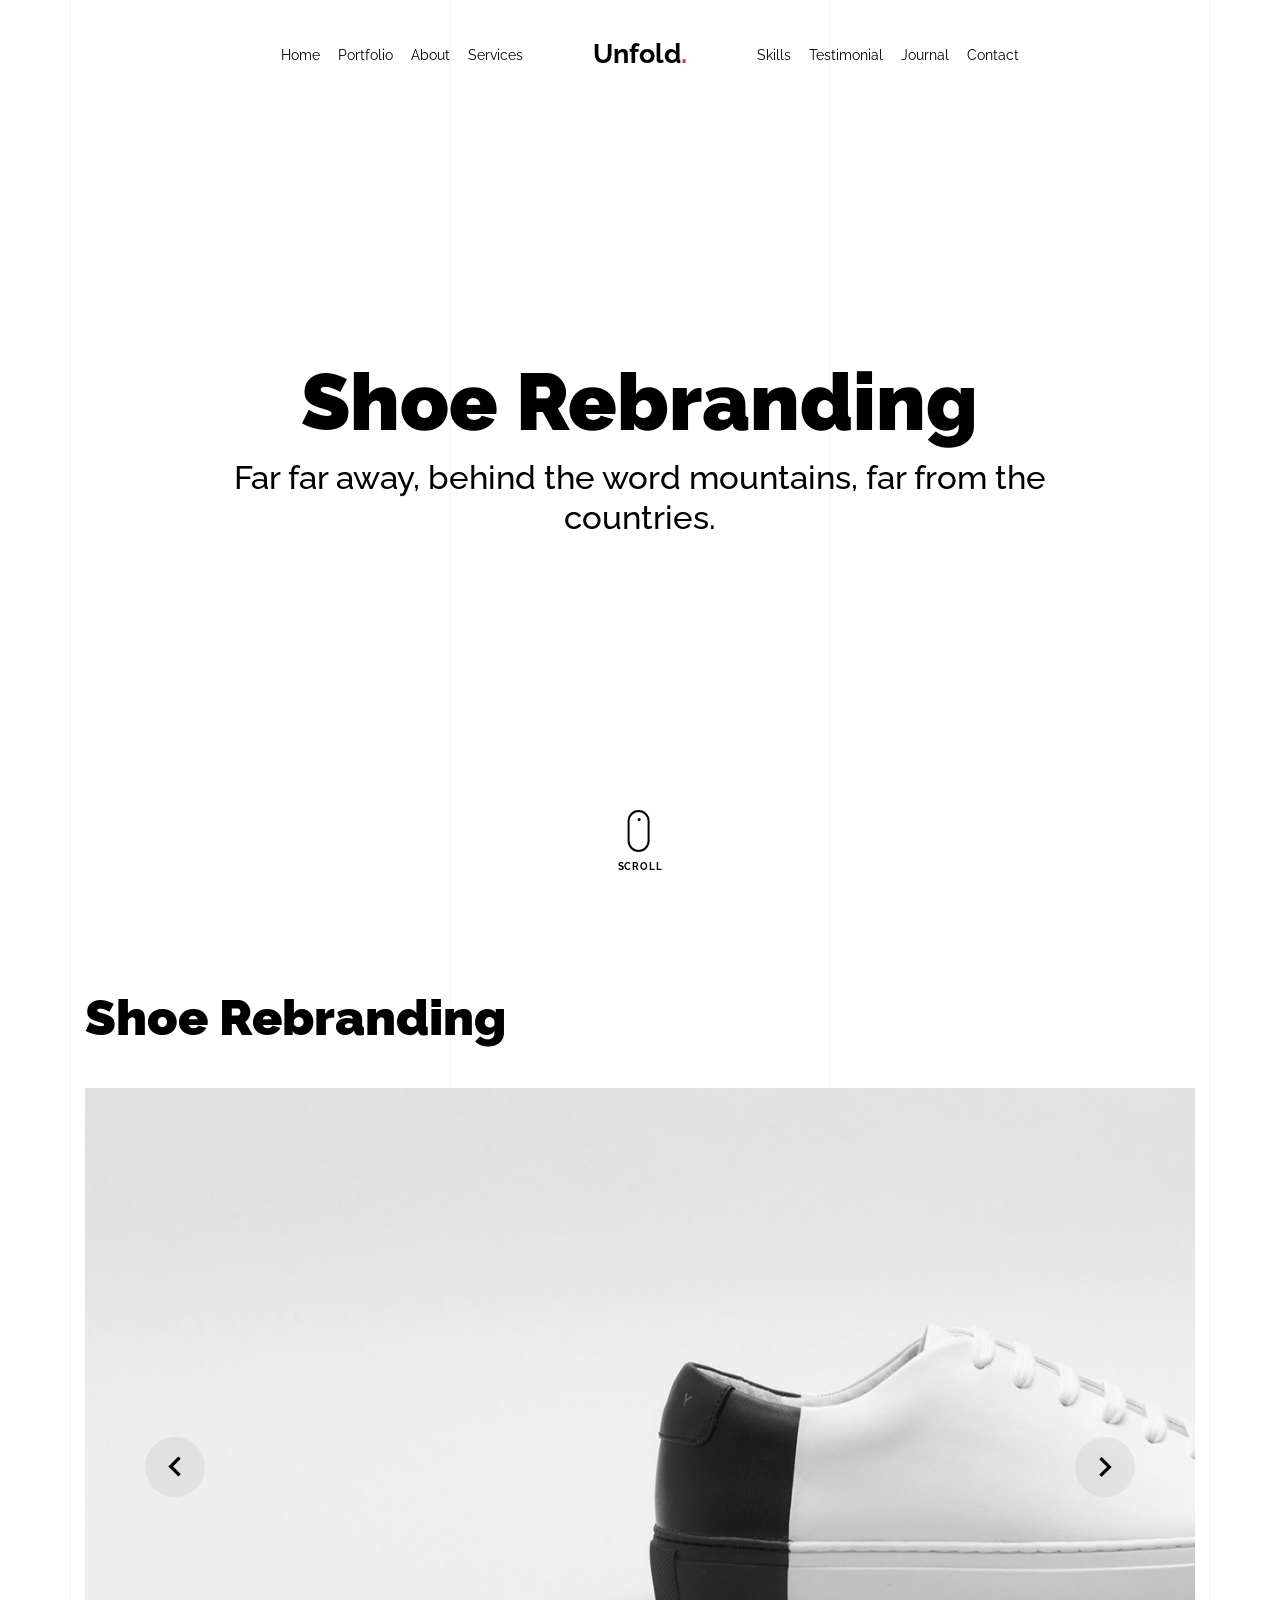
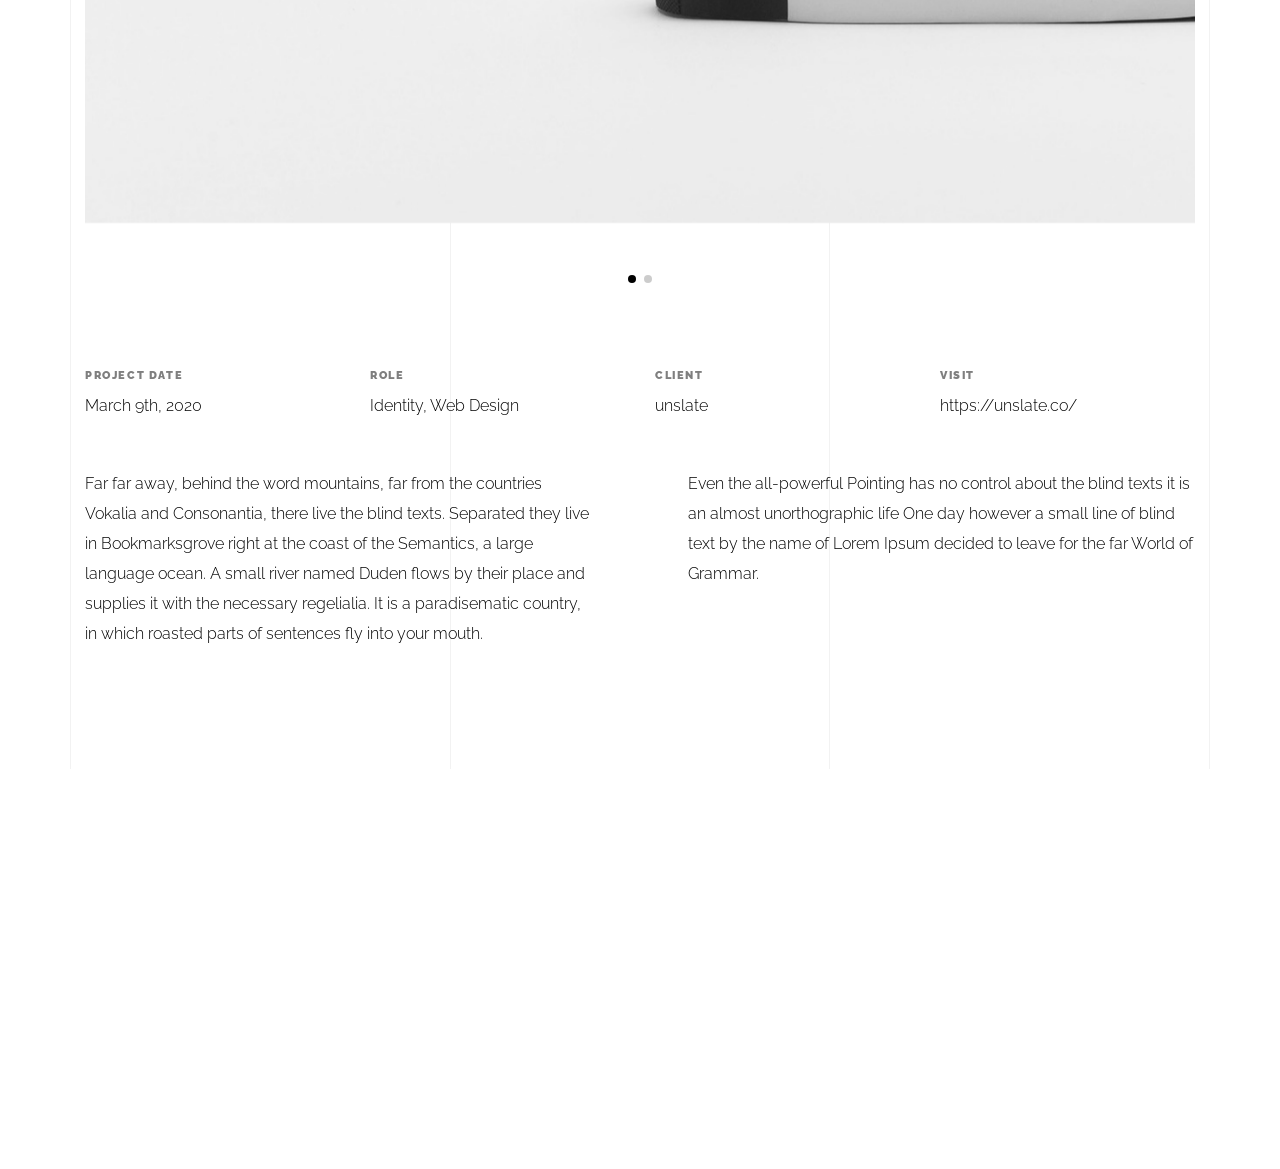
<file: light/portfolio-single-1.html>
<!doctype html>
<html lang="en">

<head>
  <title>Unfold &mdash; A onepage portfolio HTML template by Unslate.co</title>
  <meta charset="utf-8">
  <meta name="viewport" content="width=device-width, initial-scale=1, shrink-to-fit=no">
  
  <meta name="description" content="A onepage portfolio HTML template by Unslate.co">
  <meta name="keywords" content="html, css, javascript, jquery">
  <meta name="author" content="Unslate.co">

  <link rel="stylesheet" href="css/vendor/icomoon/style.css">
  <link rel="stylesheet" href="css/vendor/owl.carousel.min.css">
  <link rel="stylesheet" href="css/vendor/aos.css">
  <link rel="stylesheet" href="css/vendor/animate.min.css">
  <link rel="stylesheet" href="css/vendor/bootstrap.min.css">
  <link rel="stylesheet" href="css/vendor/jquery.fancybox.min.css">

  <!-- Theme Style -->
  <link rel="stylesheet" href="css/style.css">

</head>

<body data-spy="scroll" data-target=".site-nav-target" data-offset="200">

  <nav class="unslate_co--site-mobile-menu">
    <div class="close-wrap d-flex">
      <a href="#" class="d-flex ml-auto js-menu-toggle">
        <span class="close-label">Close</span>
        <div class="close-times">
          <span class="bar1"></span>
          <span class="bar2"></span>
        </div>
      </a>
    </div>
    <div class="site-mobile-inner"></div>
  </nav>

  <div class="unslate_co--site-wrap">

    <div class="unslate_co--site-inner">

      <div class="lines-wrap">
          <div class="lines-inner">
            <div class="lines"></div>
          </div>
        </div>
        <!-- END lines -->

      <nav class="unslate_co--site-nav dark site-nav-target">

        <div class="container">

          <div class="row align-items-center justify-content-between text-left">
            <div class="col-md-5 text-right">
              <ul class="site-nav-ul js-clone-nav text-left d-none d-lg-inline-block">
                <li class="has-children">
                  <a href="index.html#home-section" class="nav-link">Home</a>
                  <ul class="dropdown">
                    <li>
                      <a href="index.html">Hero Image BG</a>
                    </li>
                    <li>
                      <a href="index-video.html">Video BG</a>
                    </li>
                    <li>
                      <a href="index-hero-slider.html">Hero Slider</a>
                    </li>
                    <li>
                      <a href="index-sidebar-menu.html">Sidebar Menu</a>
                    </li>
                    <li>
                      <a href="index-right-menu.html">Right Menu</a>
                    </li>
                  </ul>
                </li>
                <li><a href="index.html#portfolio-section" class="nav-link">Portfolio</a></li>
                <li><a href="index.html#about-section" class="nav-link">About</a></li>
                <li><a href="index.html#services-section" class="nav-link">Services</a></li>
              </ul>
            </div>
            <div class="site-logo pos-absolute">
              <a href="index.html" class="unslate_co--site-logo">Unfold<span>.</span></a>
            </div>
            <div class="col-md-5 text-right text-lg-left">
              <ul class="site-nav-ul js-clone-nav text-left d-none d-lg-inline-block">
                <li><a href="index.html#skills-section" class="nav-link">Skills</a></li>
                <li><a href="index.html#testimonial-section" class="nav-link">Testimonial</a></li>
                <li><a href="index.html#journal-section" class="nav-link">Journal</a></li>
                <li><a href="index.html#contact-section" class="nav-link">Contact</a></li>
              </ul>

              <ul class="site-nav-ul-none-onepage text-right d-inline-block d-lg-none">
                <li><a href="#" class="js-menu-toggle">Menu</a></li>
              </ul>

            </div>
          </div>
        </div>

      </nav>
      <!-- END nav -->

      <div class="cover-v1 jarallax" style="" id="home-section">
        <div class="container">
          <div class="row align-items-center">

            <div class="col-md-10 mx-auto text-center">
              <h1 class="heading" data-aos="fade-up">Shoe Rebranding</h1>
              <h2 class="subheading" data-aos="fade-up" data-aos-delay="100">Far far away, behind the word mountains, far from the countries.</h2>
            </div>

          </div>
        </div>

        <!-- dov -->
        <a href="#portfolio-single-section" class="mouse-wrap dark smoothscroll">
          <span class="mouse">
            <span class="scroll"></span>
          </span>
          <span class="mouse-label">Scroll</span>
        </a>

      </div>
      <!-- END .cover-v1 -->

      <div class="container">
        <div class="portfolio-single-wrap unslate_co--section" id="portfolio-single-section">

          <div class="portfolio-single-inner">
            <h2 class="heading-portfolio-single-h2">Shoe Rebranding</h2>

            <div class="row justify-content-between mb-5">
              <div class="col-12 mb-4">
                <div class="owl-carousel single-slider">
                  <figure class="mb-4">
                    <img src="images/work_1_full.jpg" alt="Image" class="img-fluid">
                  </figure>
                  <figure class="mb-4">
                    <img src="images/work_1_a_full.jpg" alt="Image" class="img-fluid">
                  </figure>
                </div>
              </div>
              <div class="col-12 mb-5">
                <div class="row">
                  <div class="col-sm-6 col-md-6 col-lg-3">
                    <div class="detail-v1">
                      <span class="detail-label">Project Date</span>
                      <span class="detail-val">March 9th, 2020</span>
                    </div>
                  </div>
                  <div class="col-sm-6 col-md-6 col-lg-3">
                    <div class="detail-v1">
                      <span class="detail-label">Role</span>
                      <span class="detail-val"><a href="#">Identity</a>, <a href="#">Web Design</a></span>
                    </div>
                  </div>
                  <div class="col-sm-6 col-md-6 col-lg-3">
                    <div class="detail-v1">
                      <span class="detail-label">Client</span>
                      <span class="detail-val">unslate</span>
                    </div>
                  </div>
                  <div class="col-sm-6 col-md-6 col-lg-3">
                    <div class="detail-v1">
                      <span class="detail-label">Visit</span>
                      <span class="detail-val"><a href="#">https://unslate.co/</a></span>
                    </div>
                  </div>
                </div>
              </div>
              <div class="col-md-6 pr-md-5">
                <p>Far far away, behind the word mountains, far from the countries Vokalia and Consonantia, there live the blind texts. Separated they live in Bookmarksgrove right at the coast of the Semantics, a large language ocean. A small river named Duden flows by their place and supplies it with the necessary regelialia. It is a paradisematic country, in which roasted parts of sentences fly into your mouth.</p>
              </div>
              <div class="col-md-6 pl-md-5">
                <p>Even the all-powerful Pointing has no control about the blind texts it is an almost unorthographic life One day however a small line of blind text by the name of Lorem Ipsum decided to leave for the far World of Grammar.</p>
              </div>
            </div>


          </div>
        </div>
      </div>
    </div>

    <footer class="unslate_co--footer unslate_co--section">
      <div class="container">
        <div class="row justify-content-center">
          <div class="col-md-7">

            <div class="footer-site-logo"><a href="#">Unfold<span>.</span></a></div>

            <ul class="footer-site-social">
              <li><a href="#">Facebook</a></li>
              <li><a href="#">Twitter</a></li>
              <li><a href="#">Instagram</a></li>
              <li><a href="#">Dribbble</a></li>
              <li><a href="#">Behance</a></li>
            </ul>

            <p class="site-copyright">
              <small>&copy; 2020 <a href="#">Unfold</a>. All Rights Reserved. Design with <span class="icon-heart text-danger"></span> by <a href="#">Unslate.co</a>.</small>
            </p>

          </div>
        </div>
      </div>
    </footer>

  </div>

  <!-- Loader -->
  <div id="unslate_co--overlayer"></div>
  <div class="site-loader-wrap">
    <div class="site-loader"></div>
  </div>

  <script src="js/scripts-dist.js"></script>
  <script src="js/main.js"></script>

  <!-- Global site tag (gtag.js) - Google Analytics -->
<script async src="https://www.googletagmanager.com/gtag/js?id=UA-157808202-1"></script>
<script>
  window.dataLayer = window.dataLayer || [];
  function gtag(){dataLayer.push(arguments);}
  gtag('js', new Date());

  gtag('config', 'UA-157808202-1');
</script>

</body>

</html>
</file>
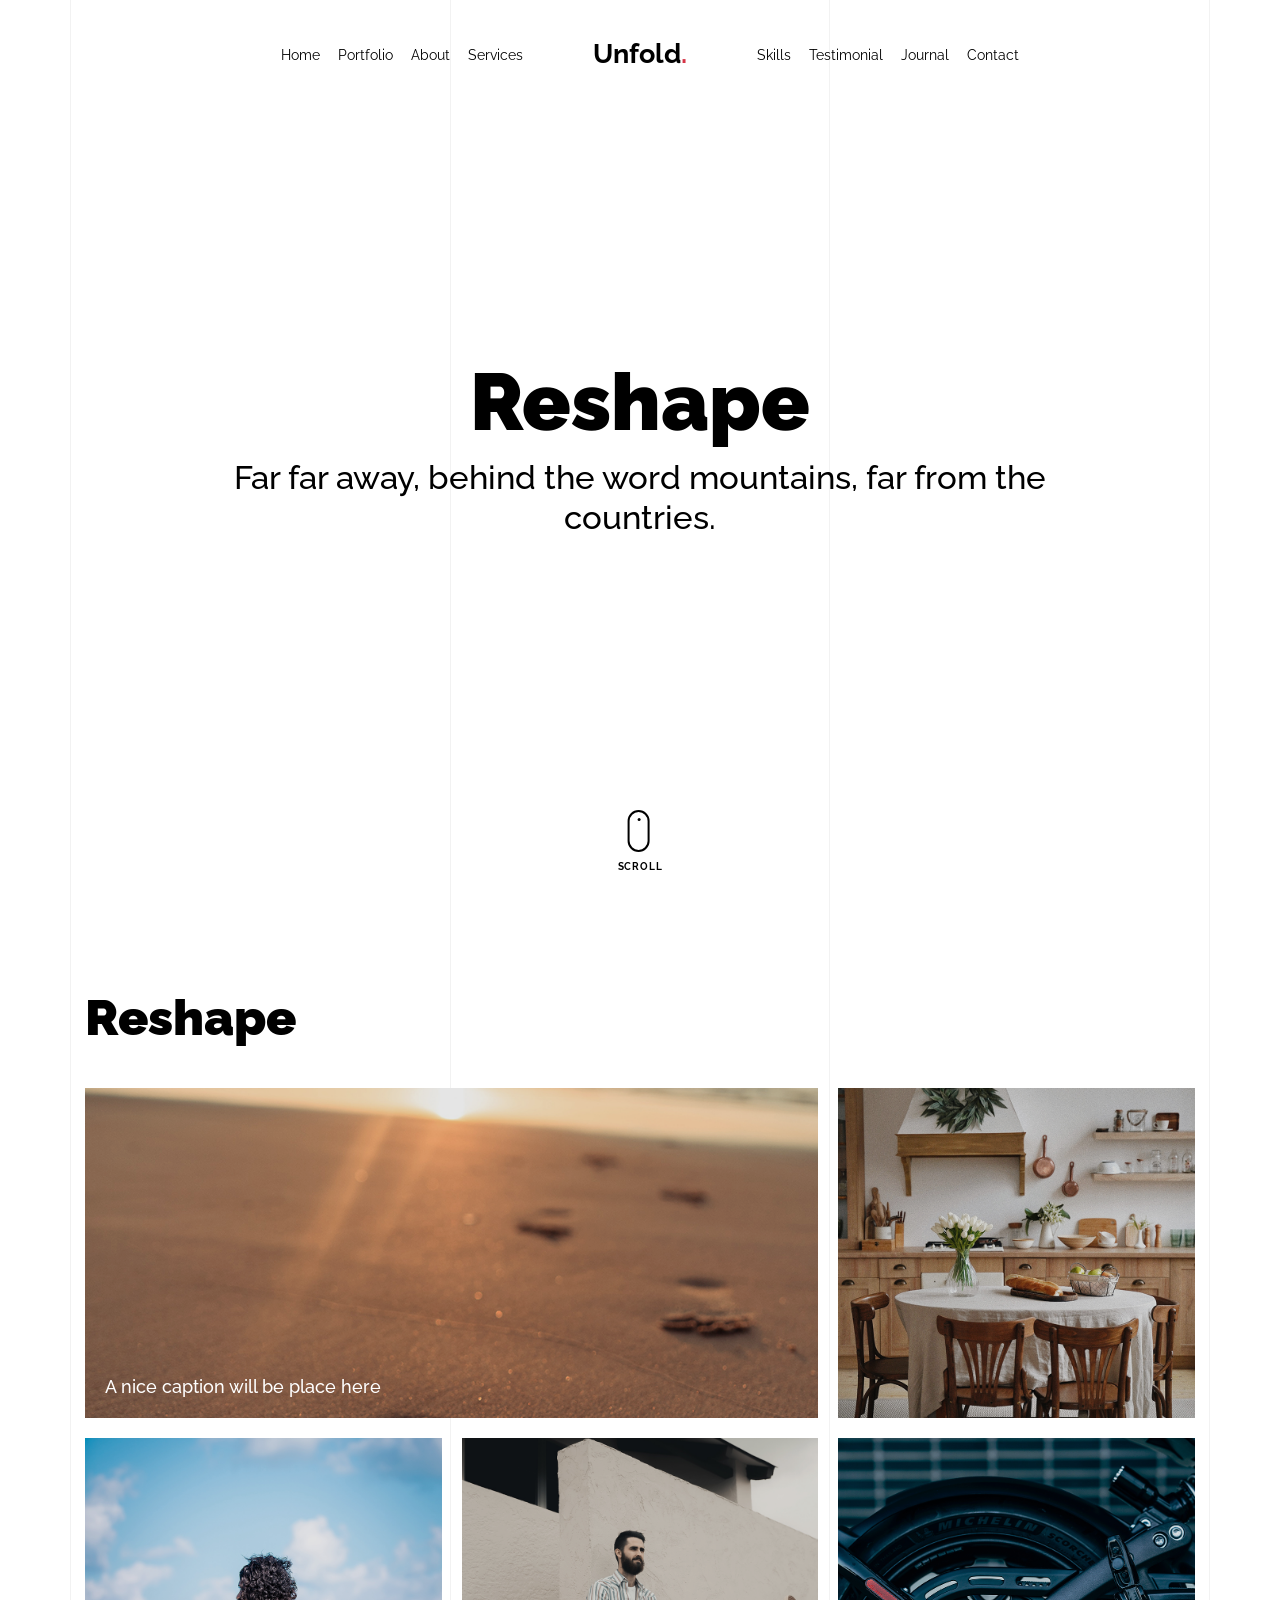
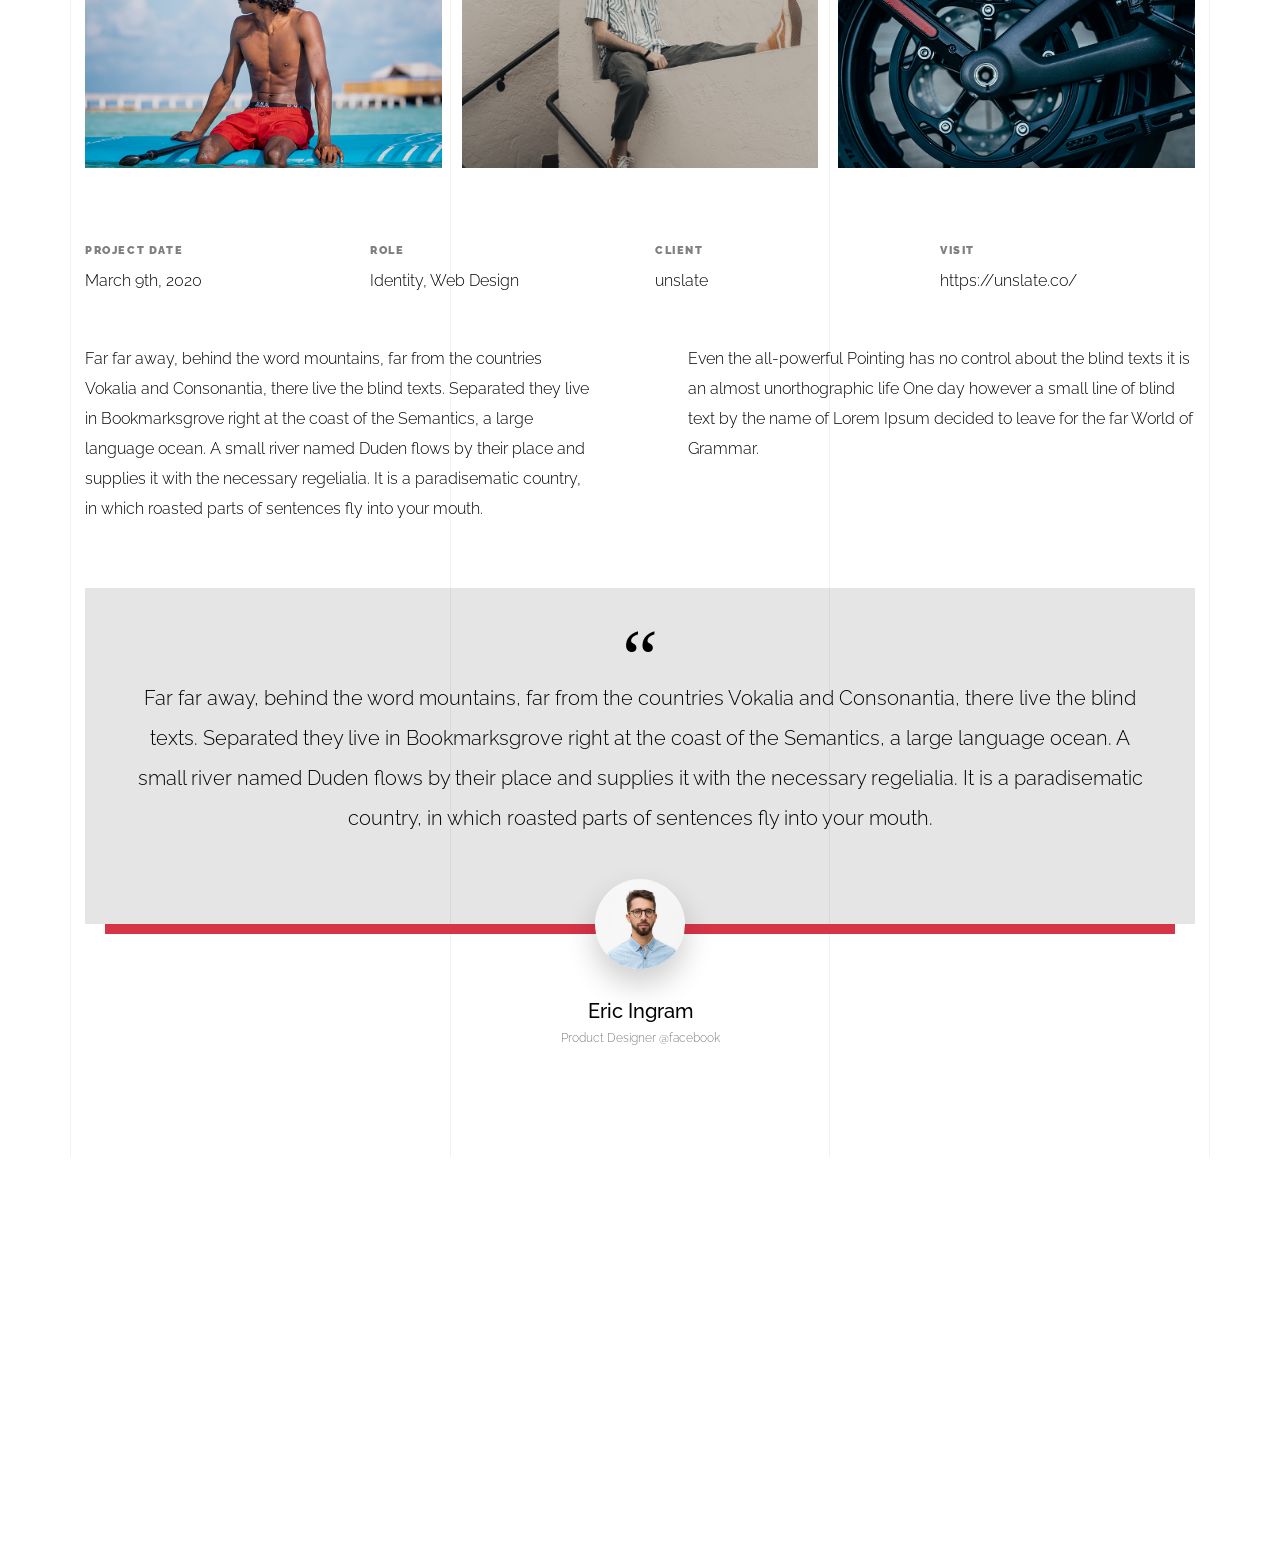
<file: light/portfolio-single-2.html>
<!doctype html>
<html lang="en">

<head>
  <title>Unfold &mdash; A onepage portfolio HTML template by Unslate.co</title>
  <meta charset="utf-8">
  <meta name="viewport" content="width=device-width, initial-scale=1, shrink-to-fit=no">

  <meta name="description" content="A onepage portfolio HTML template by Unslate.co">
  <meta name="keywords" content="html, css, javascript, jquery">
  <meta name="author" content="Unslate.co">

  <link rel="stylesheet" href="css/vendor/icomoon/style.css">
  <link rel="stylesheet" href="css/vendor/owl.carousel.min.css">
  <link rel="stylesheet" href="css/vendor/aos.css">
  <link rel="stylesheet" href="css/vendor/animate.min.css">
  <link rel="stylesheet" href="css/vendor/bootstrap.min.css">
  <link rel="stylesheet" href="css/vendor/jquery.fancybox.min.css">

  <!-- Theme Style -->
  <link rel="stylesheet" href="css/style.css">

</head>

<body data-spy="scroll" data-target=".site-nav-target" data-offset="200">

  <nav class="unslate_co--site-mobile-menu">
    <div class="close-wrap d-flex">
      <a href="#" class="d-flex ml-auto js-menu-toggle">
        <span class="close-label">Close</span>
        <div class="close-times">
          <span class="bar1"></span>
          <span class="bar2"></span>
        </div>
      </a>
    </div>
    <div class="site-mobile-inner"></div>
  </nav>

  <div class="unslate_co--site-wrap">

    <div class="unslate_co--site-inner">

      <div class="lines-wrap">
          <div class="lines-inner">
            <div class="lines"></div>
          </div>
        </div>
        <!-- END lines -->

      <nav class="unslate_co--site-nav dark site-nav-target">

        <div class="container">

          <div class="row align-items-center justify-content-between text-left">
            <div class="col-md-5 text-right">
              <ul class="site-nav-ul js-clone-nav text-left d-none d-lg-inline-block">
                <li class="has-children">
                  <a href="index.html#home-section" class="nav-link">Home</a>
                  <ul class="dropdown">
                    <li>
                      <a href="index.html">Hero Image BG</a>
                    </li>
                    <li>
                      <a href="index-video.html">Video BG</a>
                    </li>
                    <li>
                      <a href="index-hero-slider.html">Hero Slider</a>
                    </li>
                    <li>
                      <a href="index-sidebar-menu.html">Sidebar Menu</a>
                    </li>
                    <li>
                      <a href="index-right-menu.html">Right Menu</a>
                    </li>
                  </ul>
                </li>
                <li><a href="index.html#portfolio-section" class="nav-link">Portfolio</a></li>
                <li><a href="index.html#about-section" class="nav-link">About</a></li>
                <li><a href="index.html#services-section" class="nav-link">Services</a></li>
              </ul>
            </div>
            <div class="site-logo pos-absolute">
              <a href="index.html" class="unslate_co--site-logo">Unfold<span>.</span></a>
            </div>
            <div class="col-md-5 text-right text-lg-left">
              <ul class="site-nav-ul js-clone-nav text-left d-none d-lg-inline-block">
                <li><a href="index.html#skills-section" class="nav-link">Skills</a></li>
                <li><a href="index.html#testimonial-section" class="nav-link">Testimonial</a></li>
                <li><a href="index.html#journal-section" class="nav-link">Journal</a></li>
                <li><a href="index.html#contact-section" class="nav-link">Contact</a></li>
              </ul>

              <ul class="site-nav-ul-none-onepage text-right d-inline-block d-lg-none">
                <li><a href="#" class="js-menu-toggle">Menu</a></li>
              </ul>

            </div>
          </div>
        </div>

      </nav>
      <!-- END nav -->

      <div class="cover-v1 jarallax" style="" id="home-section">
        <div class="container">
          <div class="row align-items-center">

            <div class="col-md-10 mx-auto text-center">
              <h1 class="heading" data-aos="fade-up">Reshape</h1>
              <h2 class="subheading" data-aos="fade-up" data-aos-delay="100">Far far away, behind the word mountains, far from the countries.</h2>
            </div>

          </div>
        </div>

        <!-- dov -->
        <a href="#portfolio-single-section" class="mouse-wrap dark smoothscroll">
          <span class="mouse">
            <span class="scroll"></span>
          </span>
          <span class="mouse-label">Scroll</span>
        </a>

      </div>
      <!-- END .cover-v1 -->

      <div class="container">
        <div class="portfolio-single-wrap unslate_co--section" id="portfolio-single-section">
            <div class="portfolio-single-inner">
              <h2 class="heading-portfolio-single-h2">Reshape</h2>
              
              <div class="row gutter-v4 align-items-stretch mb-5">
                <div class="col-sm-6 col-md-6 col-lg-8 blog-post-entry">

                  <a href="images/post_1.jpg" class="grid-item blog-item w-100 h-100" data-fancybox="gal" data-caption="A nice caption will be place here">
                    <div class="overlay">
                      <div class="portfolio-item-content">
                        <h3>A nice caption will be place here</h3>
                      </div>
                    </div>
                    <img src="images/post_1.jpg" class="lazyload" alt="Image" />
                  </a>


                </div>
                <div class="col-sm-6 col-md-6 col-lg-4 blog-post-entry">
                  <a href="images/post_2.jpg" class="grid-item blog-item w-100 h-100" data-fancybox="gal">
                    <div class="overlay"></div>
                    <img src="images/post_2.jpg" class="lazyload" alt="Image" />
                  </a>
                </div>


                <div class="col-sm-6 col-md-6 col-lg-4 blog-post-entry">

                  <a href="images/post_3.jpg" class="grid-item blog-item w-100 h-100" data-fancybox="gal">
                    <div class="overlay"></div>
                    <img src="images/post_3.jpg" class="lazyload" alt="Image" />
                  </a>


                </div>
                <div class="col-sm-6 col-md-6 col-lg-4 blog-post-entry">
                  <a href="images/post_4.jpg" class="grid-item blog-item w-100 h-100" data-fancybox="gal">
                    <div class="overlay"></div>
                    <img src="images/post_4.jpg" class="lazyload" alt="Image" />
                  </a>
                </div>

                <div class="col-sm-6 col-md-6 col-lg-4 blog-post-entry">
                  <a href="images/post_5.jpg" class="grid-item blog-item w-100 h-100" data-fancybox="gal">
                    <div class="overlay"></div>
                    <img src="images/post_5.jpg" class="lazyload" alt="Image" />
                  </a>
                </div>


              </div>
              
              <div class="row justify-content-between mb-5">
                <div class="col-12 mb-5">
                  <div class="row">
                    <div class="col-sm-6 col-md-6 col-lg-3">
                      <div class="detail-v1">
                        <span class="detail-label">Project Date</span>
                        <span class="detail-val">March 9th, 2020</span>
                      </div>
                    </div>
                    <div class="col-sm-6 col-md-6 col-lg-3">
                      <div class="detail-v1">
                        <span class="detail-label">Role</span>
                        <span class="detail-val"><a href="#">Identity</a>, <a href="#">Web Design</a></span>
                      </div>
                    </div>
                    <div class="col-sm-6 col-md-6 col-lg-3">
                      <div class="detail-v1">
                        <span class="detail-label">Client</span>
                        <span class="detail-val">unslate</span>
                      </div>
                    </div>
                    <div class="col-sm-6 col-md-6 col-lg-3">
                      <div class="detail-v1">
                        <span class="detail-label">Visit</span>
                        <span class="detail-val"><a href="#">https://unslate.co/</a></span>
                      </div>
                    </div>
                  </div>
                </div>
                <div class="col-md-6 pr-md-5">
                  <p>Far far away, behind the word mountains, far from the countries Vokalia and Consonantia, there live the blind texts. Separated they live in Bookmarksgrove right at the coast of the Semantics, a large language ocean. A small river named Duden flows by their place and supplies it with the necessary regelialia. It is a paradisematic country, in which roasted parts of sentences fly into your mouth.</p>
                </div>
                <div class="col-md-6 pl-md-5">
                  <p>Even the all-powerful Pointing has no control about the blind texts it is an almost unorthographic life One day however a small line of blind text by the name of Lorem Ipsum decided to leave for the far World of Grammar.</p>
                </div>
              </div>

              <div class="row justify-content-center mb-5">
                <div class="col-md-12">
                  <div class="testimonial-v1">
                    <div class="testimonial-inner-bg">
                      <span class="quote">&ldquo;</span>
                      <blockquote>
                        Far far away, behind the word mountains, far from the countries Vokalia and Consonantia, there live the blind texts. Separated they live in Bookmarksgrove right at the coast of the Semantics, a large language ocean. A small river named Duden flows by their place and supplies it with the necessary regelialia. It is a paradisematic country, in which roasted parts of sentences fly into your mouth.
                      </blockquote>
                    </div>
                    
                    <div class="testimonial-author-info">
                      <img src="images/person_man_1.jpg" alt="Image">
                      <h3>Eric Ingram</h3>
                      <span class="d-block position">Product Designer @facebook</span>
                    </div>

                  </div>
                </div>
              </div>
              
            </div>
        </div>
      </div>
    </div> 

    <footer class="unslate_co--footer unslate_co--section">
      <div class="container">
        <div class="row justify-content-center">
          <div class="col-md-7">

            <div class="footer-site-logo"><a href="#">Unfold<span>.</span></a></div>

            <ul class="footer-site-social">
              <li><a href="#">Facebook</a></li>
              <li><a href="#">Twitter</a></li>
              <li><a href="#">Instagram</a></li>
              <li><a href="#">Dribbble</a></li>
              <li><a href="#">Behance</a></li>
            </ul>

            <p class="site-copyright">
              <small>&copy; 2020 <a href="#">Unfold</a>. All Rights Reserved. Design with <span class="icon-heart text-danger"></span> by <a href="#">Unslate.co</a>.</small>
            </p>

          </div>
        </div>
      </div>
    </footer>

  </div>

  <!-- Loader -->
  <div id="unslate_co--overlayer"></div>
  <div class="site-loader-wrap">
    <div class="site-loader"></div>
  </div>

  <script src="js/scripts-dist.js"></script>
  <script src="js/main.js"></script>

  <!-- Global site tag (gtag.js) - Google Analytics -->
<script async src="https://www.googletagmanager.com/gtag/js?id=UA-157808202-1"></script>
<script>
  window.dataLayer = window.dataLayer || [];
  function gtag(){dataLayer.push(arguments);}
  gtag('js', new Date());

  gtag('config', 'UA-157808202-1');
</script>

</body>

</html>
</file>
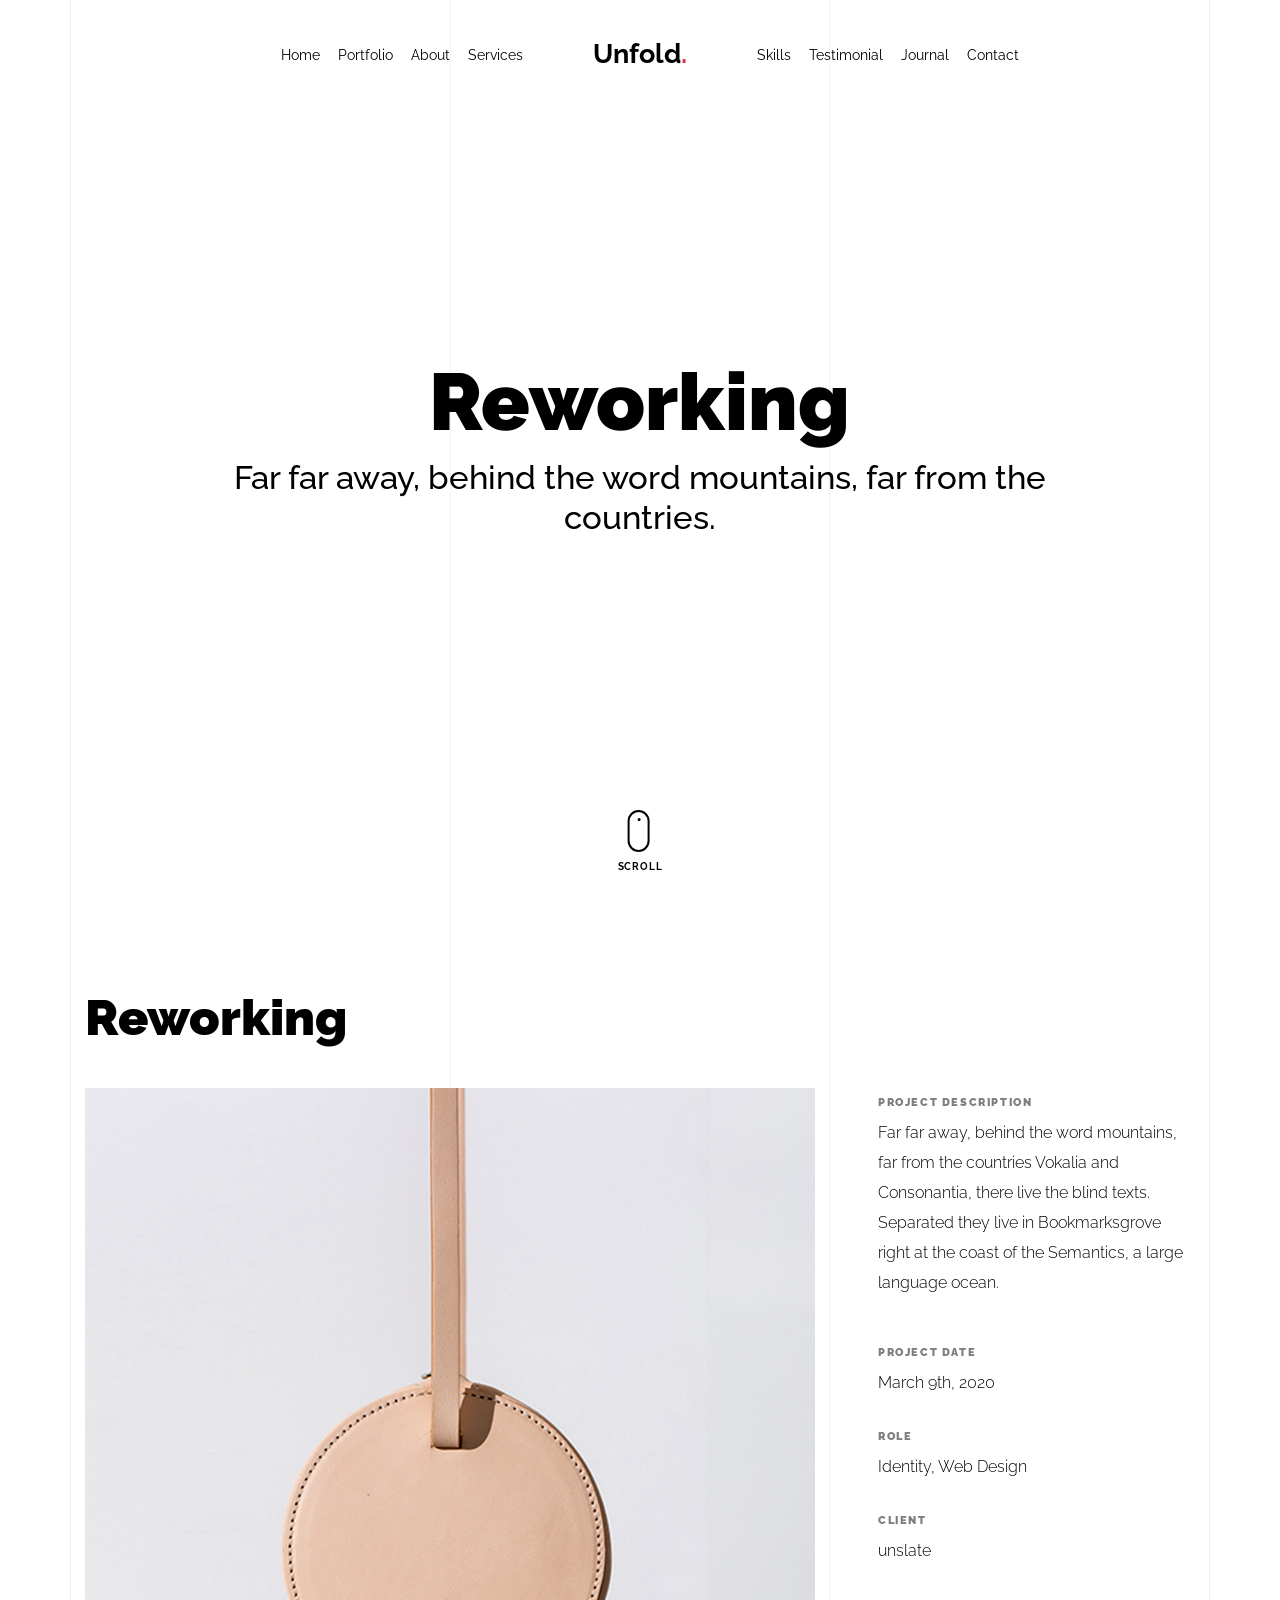
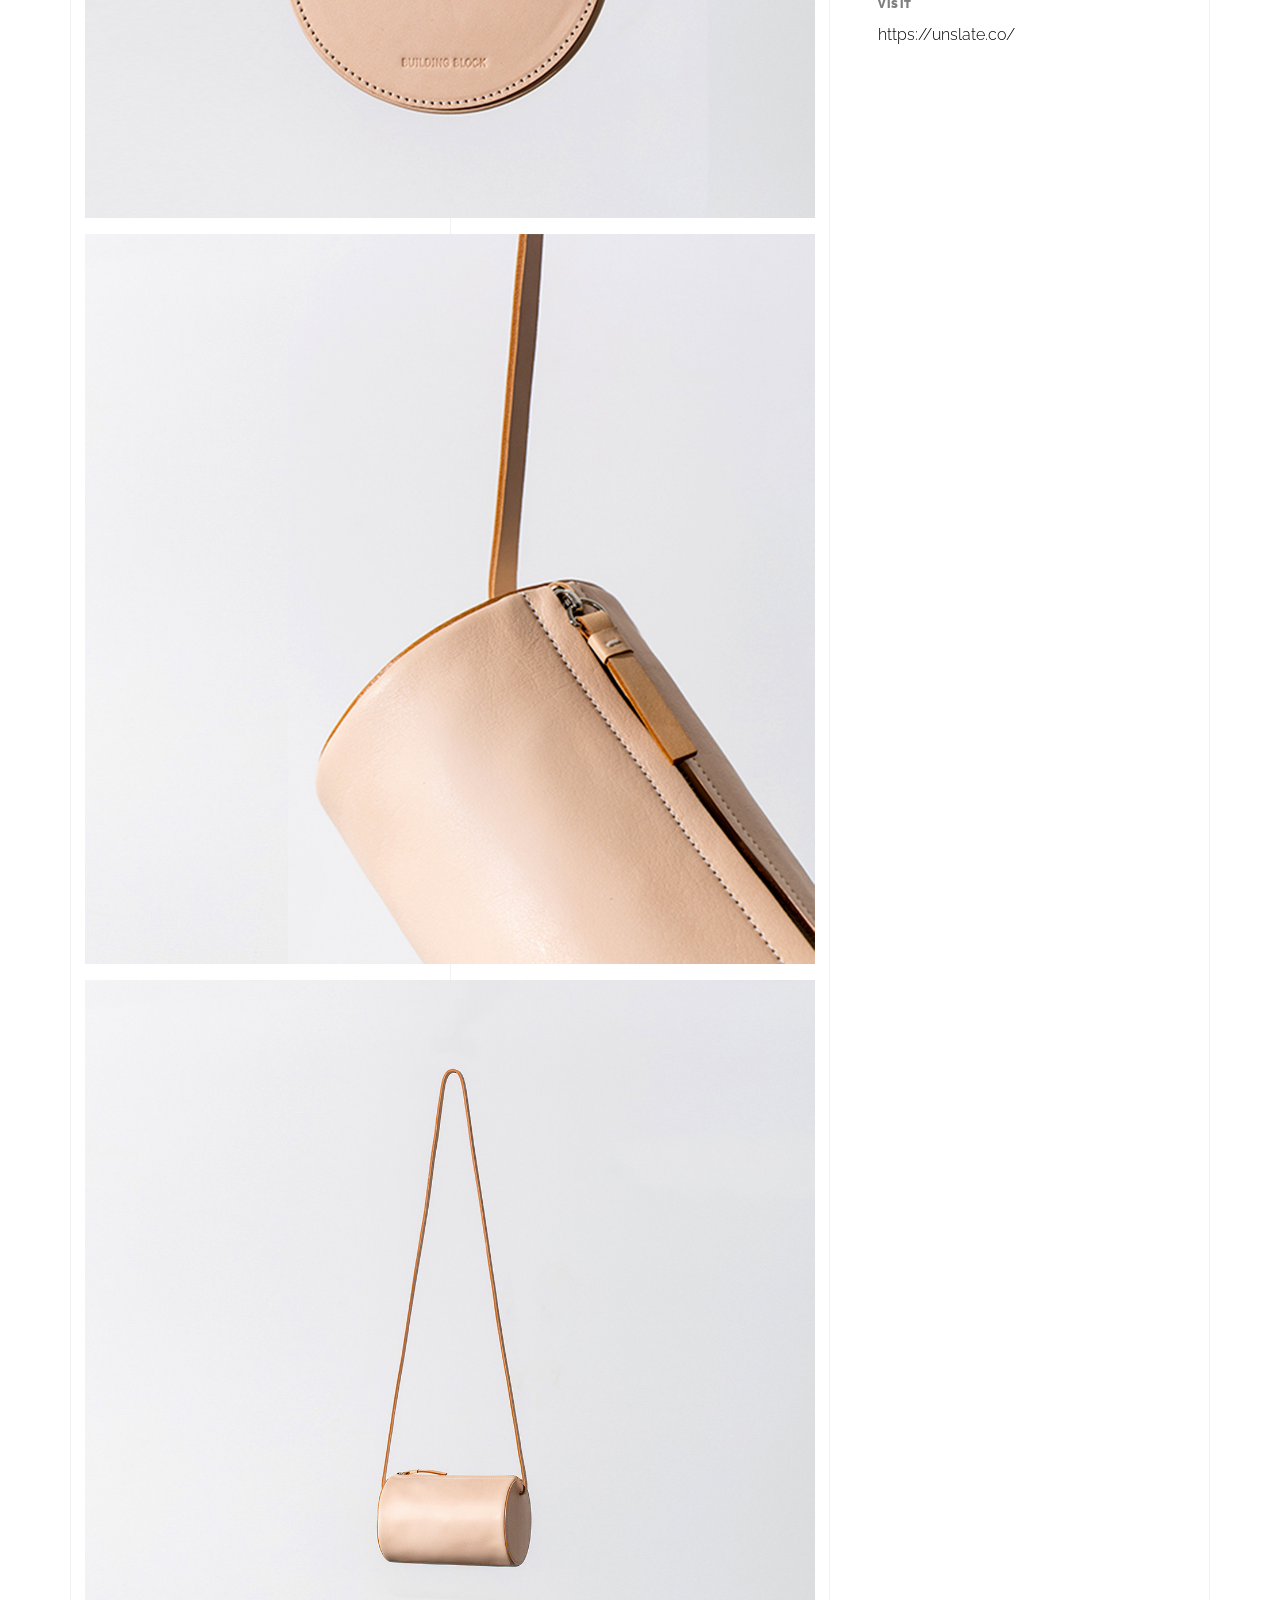
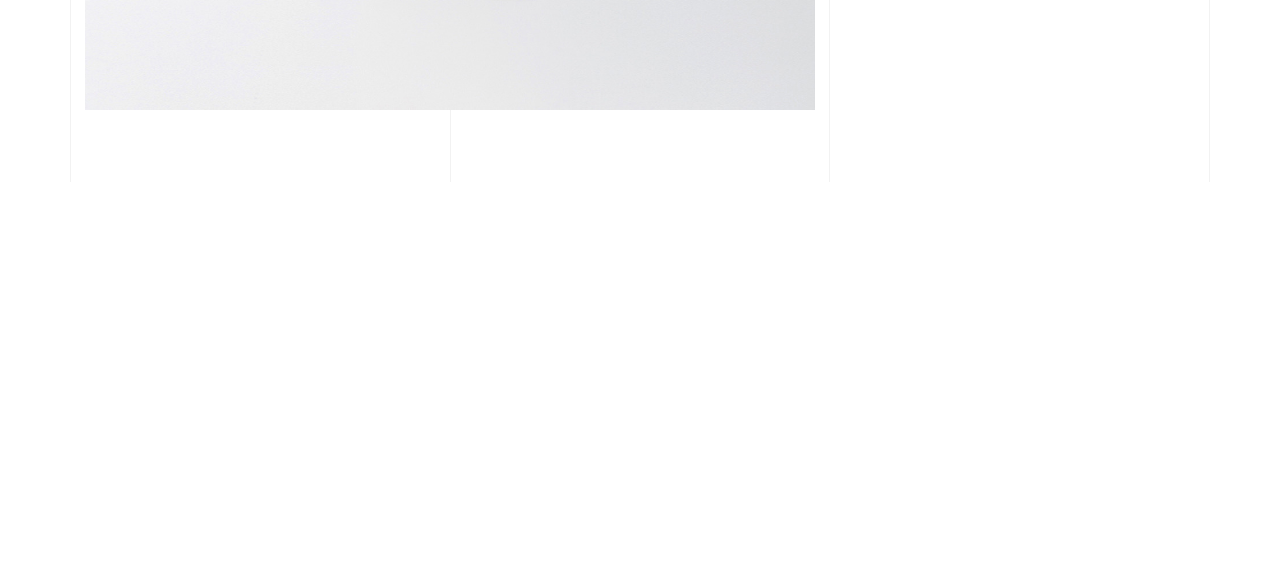
<file: light/portfolio-single-3.html>
<!doctype html>
<html lang="en">

<head>
  <title>Unfold &mdash; A onepage portfolio HTML template by Unslate.co</title>
  <meta charset="utf-8">
  <meta name="viewport" content="width=device-width, initial-scale=1, shrink-to-fit=no">

  <meta name="description" content="A onepage portfolio HTML template by Unslate.co">
  <meta name="keywords" content="html, css, javascript, jquery">
  <meta name="author" content="Unslate.co">

  <link rel="stylesheet" href="css/vendor/icomoon/style.css">
  <link rel="stylesheet" href="css/vendor/owl.carousel.min.css">
  <link rel="stylesheet" href="css/vendor/aos.css">
  <link rel="stylesheet" href="css/vendor/animate.min.css">
  <link rel="stylesheet" href="css/vendor/bootstrap.min.css">
  <link rel="stylesheet" href="css/vendor/jquery.fancybox.min.css">

  <!-- Theme Style -->
  <link rel="stylesheet" href="css/style.css">

</head>

<body data-spy="scroll" data-target=".site-nav-target" data-offset="200">

  <nav class="unslate_co--site-mobile-menu">
    <div class="close-wrap d-flex">
      <a href="#" class="d-flex ml-auto js-menu-toggle">
        <span class="close-label">Close</span>
        <div class="close-times">
          <span class="bar1"></span>
          <span class="bar2"></span>
        </div>
      </a>
    </div>
    <div class="site-mobile-inner"></div>
  </nav>

  <div class="unslate_co--site-wrap">

    <div class="unslate_co--site-inner">

      <div class="lines-wrap">
          <div class="lines-inner">
            <div class="lines"></div>
          </div>
        </div>
        <!-- END lines -->

      <nav class="unslate_co--site-nav dark site-nav-target">

        <div class="container">

          <div class="row align-items-center justify-content-between text-left">
            <div class="col-md-5 text-right">
              <ul class="site-nav-ul js-clone-nav text-left d-none d-lg-inline-block">
                <li class="has-children">
                  <a href="index.html#home-section" class="nav-link">Home</a>
                  <ul class="dropdown">
                    <li>
                      <a href="index.html">Hero Image BG</a>
                    </li>
                    <li>
                      <a href="index-video.html">Video BG</a>
                    </li>
                    <li>
                      <a href="index-hero-slider.html">Hero Slider</a>
                    </li>
                    <li>
                      <a href="index-sidebar-menu.html">Sidebar Menu</a>
                    </li>
                    <li>
                      <a href="index-right-menu.html">Right Menu</a>
                    </li>
                  </ul>
                </li>
                <li><a href="index.html#portfolio-section" class="nav-link">Portfolio</a></li>
                <li><a href="index.html#about-section" class="nav-link">About</a></li>
                <li><a href="index.html#services-section" class="nav-link">Services</a></li>
              </ul>
            </div>
            <div class="site-logo pos-absolute">
              <a href="index.html" class="unslate_co--site-logo">Unfold<span>.</span></a>
            </div>
            <div class="col-md-5 text-right text-lg-left">
              <ul class="site-nav-ul js-clone-nav text-left d-none d-lg-inline-block">
                <li><a href="index.html#skills-section" class="nav-link">Skills</a></li>
                <li><a href="index.html#testimonial-section" class="nav-link">Testimonial</a></li>
                <li><a href="index.html#journal-section" class="nav-link">Journal</a></li>
                <li><a href="index.html#contact-section" class="nav-link">Contact</a></li>
              </ul>

              <ul class="site-nav-ul-none-onepage text-right d-inline-block d-lg-none">
                <li><a href="#" class="js-menu-toggle">Menu</a></li>
              </ul>

            </div>
          </div>
        </div>

      </nav>
      <!-- END nav -->

      <div class="cover-v1 jarallax" style="" id="home-section">
        <div class="container">
          <div class="row align-items-center">

            <div class="col-md-10 mx-auto text-center">
              <h1 class="heading" data-aos="fade-up">Reworking</h1>
              <h2 class="subheading" data-aos="fade-up" data-aos-delay="100">Far far away, behind the word mountains, far from the countries.</h2>
            </div>

          </div>
        </div>

        <!-- dov -->
        <a href="#portfolio-single-section" class="mouse-wrap dark smoothscroll">
          <span class="mouse">
            <span class="scroll"></span>
          </span>
          <span class="mouse-label">Scroll</span>
        </a>

      </div>
      <!-- END .cover-v1 -->

      <div class="container">
        <div class="portfolio-single-wrap unslate_co--section" id="portfolio-single-section">
            <div class="portfolio-single-inner">
              
              <h2 class="heading-portfolio-single-h2">Reworking</h2>
              
              
              <div class="row justify-content-between align-items-stretch">

                <div class="col-lg-8">
                  <p><a href="images/work_2_full.jpg" data-fancybox="gal"><img src="images/work_2_full.jpg" alt="Image" class="img-fluid"></a></p>
                  <p><a href="images/work_2_a_full.jpg" data-fancybox="gal"><img src="images/work_2_a_full.jpg" alt="Image" class="img-fluid"></a></p>
                  <p><a href="images/work_2_b_full.jpg" data-fancybox="gal"><img src="images/work_2_b_full.jpg" alt="Image" class="img-fluid"></a></p>
                </div>
                <div class="col-lg-4 pl-lg-5">
                  <div class="unslate_co--sticky">
                    <div class="row">
                      <div class="col-md-12 mb-4">
                        <div class="detail-v1">
                          <span class="detail-label">Project Description</span>
                          <p>Far far away, behind the word mountains, far from the countries Vokalia and Consonantia, there live the blind texts. Separated they live in Bookmarksgrove right at the coast of the Semantics, a large language ocean.</p>
                        </div>
                      </div>

                      <div class="col-md-12 mb-4">
                        <div class="detail-v1">
                          <span class="detail-label">Project Date</span>
                          <span class="detail-val">March 9th, 2020</span>
                        </div>
                      </div>
                      <div class="col-md-12 mb-4">
                        <div class="detail-v1">
                          <span class="detail-label">Role</span>
                          <span class="detail-val"><a href="#">Identity</a>, <a href="#">Web Design</a></span>
                        </div>
                      </div>
                      <div class="col-md-12 mb-4">
                        <div class="detail-v1">
                          <span class="detail-label">Client</span>
                          <span class="detail-val">unslate</span>
                        </div>
                      </div>
                      <div class="col-md-12 mb-4">
                        <div class="detail-v1">
                          <span class="detail-label">Visit</span>
                          <span class="detail-val"><a href="#">https://unslate.co/</a></span>
                        </div>
                      </div>
                    </div>
                  </div>
                </div>
                
                
              </div>
              
            </div>
        </div>

      </div>
    </div>

    <footer class="unslate_co--footer unslate_co--section">
      <div class="container">
        <div class="row justify-content-center">
          <div class="col-md-7">

            <div class="footer-site-logo"><a href="#">Unfold<span>.</span></a></div>

            <ul class="footer-site-social">
              <li><a href="#">Facebook</a></li>
              <li><a href="#">Twitter</a></li>
              <li><a href="#">Instagram</a></li>
              <li><a href="#">Dribbble</a></li>
              <li><a href="#">Behance</a></li>
            </ul>

            <p class="site-copyright">
              <small>&copy; 2020 <a href="#">Unfold</a>. All Rights Reserved. Design with <span class="icon-heart text-danger"></span> by <a href="#">Unslate.co</a>.</small>
            </p>

          </div>
        </div>
      </div>
    </footer>

  </div>

  <!-- Loader -->
  <div id="unslate_co--overlayer"></div>
  <div class="site-loader-wrap">
    <div class="site-loader"></div>
  </div>

  <script src="js/scripts-dist.js"></script>
  <script src="js/main.js"></script>

  <!-- Global site tag (gtag.js) - Google Analytics -->
<script async src="https://www.googletagmanager.com/gtag/js?id=UA-157808202-1"></script>
<script>
  window.dataLayer = window.dataLayer || [];
  function gtag(){dataLayer.push(arguments);}
  gtag('js', new Date());

  gtag('config', 'UA-157808202-1');
</script>

</body>

</html>
</file>
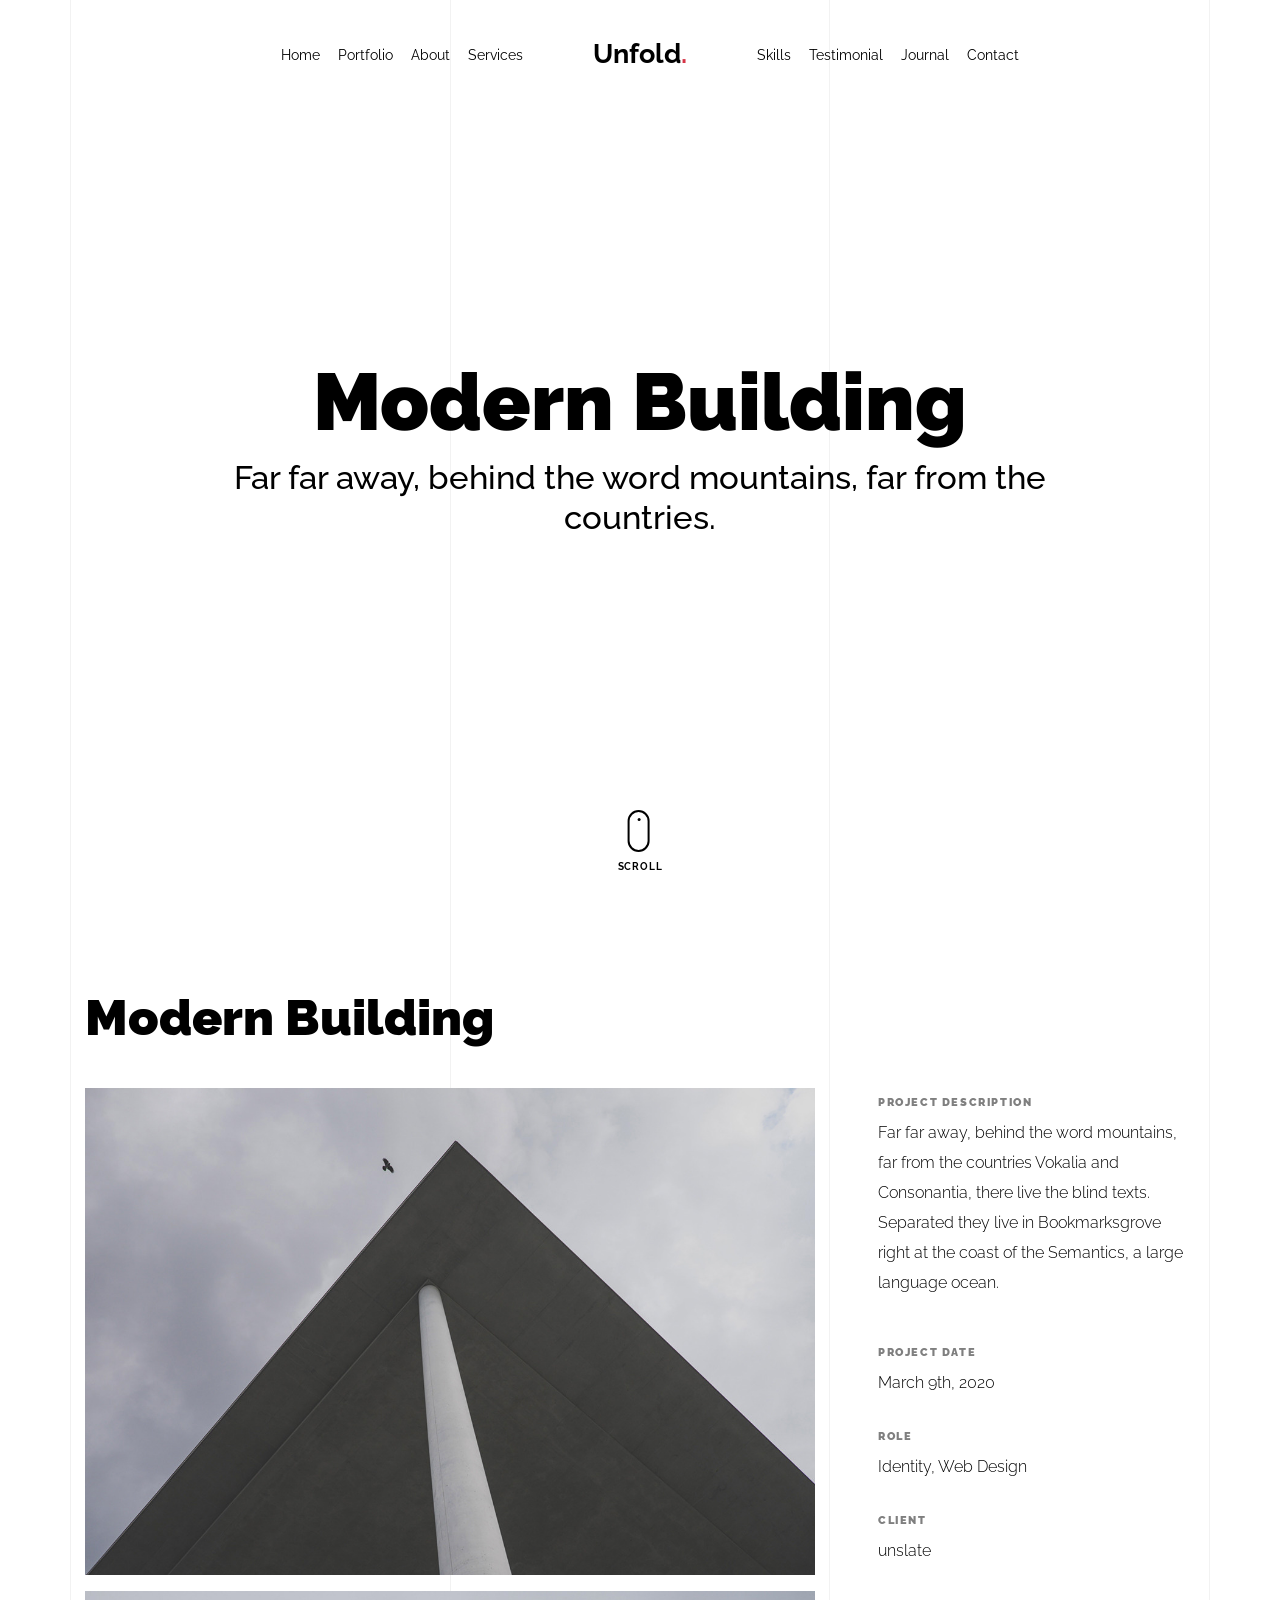
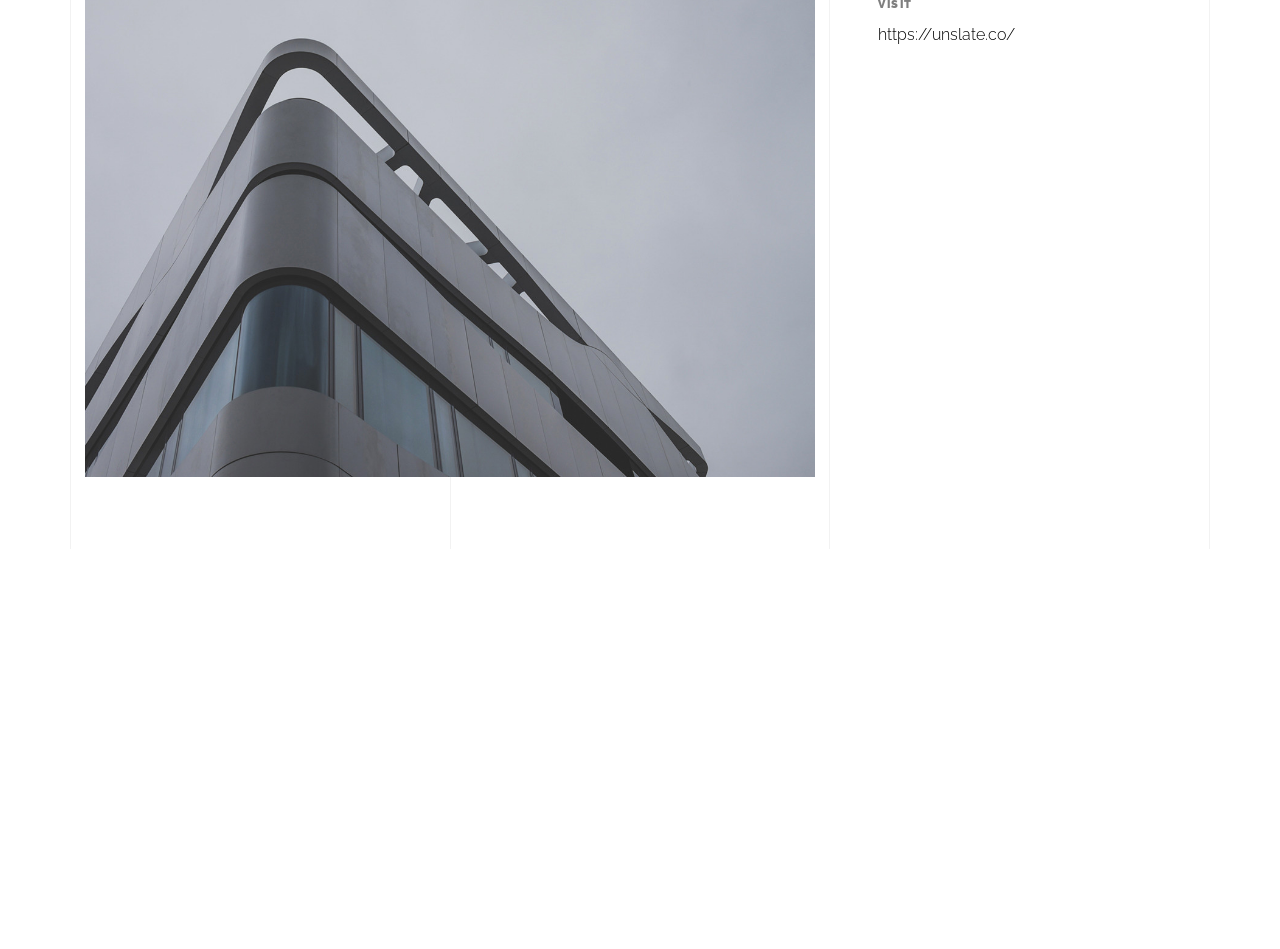
<file: light/portfolio-single-4.html>
<!doctype html>
<html lang="en">

<head>
  <title>Unfold &mdash; A onepage portfolio HTML template by Unslate.co</title>
  <meta charset="utf-8">
  <meta name="viewport" content="width=device-width, initial-scale=1, shrink-to-fit=no">
  
  <meta name="description" content="A onepage portfolio HTML template by Unslate.co">
  <meta name="keywords" content="html, css, javascript, jquery">
  <meta name="author" content="Unslate.co">

  <link rel="stylesheet" href="css/vendor/icomoon/style.css">
  <link rel="stylesheet" href="css/vendor/owl.carousel.min.css">
  <link rel="stylesheet" href="css/vendor/aos.css">
  <link rel="stylesheet" href="css/vendor/animate.min.css">
  <link rel="stylesheet" href="css/vendor/bootstrap.min.css">
  <link rel="stylesheet" href="css/vendor/jquery.fancybox.min.css">

  <!-- Theme Style -->
  <link rel="stylesheet" href="css/style.css">

</head>

<body data-spy="scroll" data-target=".site-nav-target" data-offset="200">

  <nav class="unslate_co--site-mobile-menu">
    <div class="close-wrap d-flex">
      <a href="#" class="d-flex ml-auto js-menu-toggle">
        <span class="close-label">Close</span>
        <div class="close-times">
          <span class="bar1"></span>
          <span class="bar2"></span>
        </div>
      </a>
    </div>
    <div class="site-mobile-inner"></div>
  </nav>

  <div class="unslate_co--site-wrap">

    <div class="unslate_co--site-inner">

      <div class="lines-wrap">
          <div class="lines-inner">
            <div class="lines"></div>
          </div>
        </div>
        <!-- END lines -->

      <nav class="unslate_co--site-nav dark site-nav-target">

        <div class="container">

          <div class="row align-items-center justify-content-between text-left">
            <div class="col-md-5 text-right">
              <ul class="site-nav-ul js-clone-nav text-left d-none d-lg-inline-block">
                <li class="has-children">
                  <a href="index.html#home-section" class="nav-link">Home</a>
                  <ul class="dropdown">
                    <li>
                      <a href="index.html">Hero Image BG</a>
                    </li>
                    <li>
                      <a href="index-video.html">Video BG</a>
                    </li>
                    <li>
                      <a href="index-hero-slider.html">Hero Slider</a>
                    </li>
                    <li>
                      <a href="index-sidebar-menu.html">Sidebar Menu</a>
                    </li>
                    <li>
                      <a href="index-right-menu.html">Right Menu</a>
                    </li>
                  </ul>
                </li>
                <li><a href="index.html#portfolio-section" class="nav-link">Portfolio</a></li>
                <li><a href="index.html#about-section" class="nav-link">About</a></li>
                <li><a href="index.html#services-section" class="nav-link">Services</a></li>
              </ul>
            </div>
            <div class="site-logo pos-absolute">
              <a href="index.html" class="unslate_co--site-logo">Unfold<span>.</span></a>
            </div>
            <div class="col-md-5 text-right text-lg-left">
              <ul class="site-nav-ul js-clone-nav text-left d-none d-lg-inline-block">
                <li><a href="index.html#skills-section" class="nav-link">Skills</a></li>
                <li><a href="index.html#testimonial-section" class="nav-link">Testimonial</a></li>
                <li><a href="index.html#journal-section" class="nav-link">Journal</a></li>
                <li><a href="index.html#contact-section" class="nav-link">Contact</a></li>
              </ul>

              <ul class="site-nav-ul-none-onepage text-right d-inline-block d-lg-none">
                <li><a href="#" class="js-menu-toggle">Menu</a></li>
              </ul>

            </div>
          </div>
        </div>

      </nav>
      <!-- END nav -->

      <div class="cover-v1 jarallax" style="" id="home-section">
        <div class="container">
          <div class="row align-items-center">

            <div class="col-md-10 mx-auto text-center">
              <h1 class="heading" data-aos="fade-up">Modern Building</h1>
              <h2 class="subheading" data-aos="fade-up" data-aos-delay="100">Far far away, behind the word mountains, far from the countries.</h2>
            </div>

          </div>
        </div>

        <!-- dov -->
        <a href="#portfolio-single-section" class="mouse-wrap dark smoothscroll">
          <span class="mouse">
            <span class="scroll"></span>
          </span>
          <span class="mouse-label">Scroll</span>
        </a>

      </div>
      <!-- END .cover-v1 -->

      <div class="container">
        <div class="portfolio-single-wrap unslate_co--section" id="portfolio-single-section">
            <div class="portfolio-single-inner">
              
              <h2 class="heading-portfolio-single-h2">Modern Building</h2>
              
              
              <div class="row justify-content-between align-items-stretch">

                <div class="col-lg-8">
                  <p><a href="images/work_3_a_full.jpg" data-fancybox="gal"><img src="images/work_3_a_full.jpg" alt="Image" class="img-fluid"></a></p>
                  <p><a href="images/work_3_full.jpg" data-fancybox="gal"><img src="images/work_3_full.jpg" alt="Image" class="img-fluid"></a></p>
                </div>
                <div class="col-lg-4 pl-lg-5">
                  <div class="unslate_co--sticky">
                    <div class="row">
                      <div class="col-md-12 mb-4">
                        <div class="detail-v1">
                          <span class="detail-label">Project Description</span>
                          <p>Far far away, behind the word mountains, far from the countries Vokalia and Consonantia, there live the blind texts. Separated they live in Bookmarksgrove right at the coast of the Semantics, a large language ocean.</p>
                        </div>
                      </div>

                      <div class="col-md-12 mb-4">
                        <div class="detail-v1">
                          <span class="detail-label">Project Date</span>
                          <span class="detail-val">March 9th, 2020</span>
                        </div>
                      </div>
                      <div class="col-md-12 mb-4">
                        <div class="detail-v1">
                          <span class="detail-label">Role</span>
                          <span class="detail-val"><a href="#">Identity</a>, <a href="#">Web Design</a></span>
                        </div>
                      </div>
                      <div class="col-md-12 mb-4">
                        <div class="detail-v1">
                          <span class="detail-label">Client</span>
                          <span class="detail-val">unslate</span>
                        </div>
                      </div>
                      <div class="col-md-12 mb-4">
                        <div class="detail-v1">
                          <span class="detail-label">Visit</span>
                          <span class="detail-val"><a href="#">https://unslate.co/</a></span>
                        </div>
                      </div>
                    </div>
                  </div> 
                </div>
                
                
              </div>

              
            </div>
        </div>

      </div>
    </div>

    <footer class="unslate_co--footer unslate_co--section">
      <div class="container">
        <div class="row justify-content-center">
          <div class="col-md-7">

            <div class="footer-site-logo"><a href="#">Unfold<span>.</span></a></div>

            <ul class="footer-site-social">
              <li><a href="#">Facebook</a></li>
              <li><a href="#">Twitter</a></li>
              <li><a href="#">Instagram</a></li>
              <li><a href="#">Dribbble</a></li>
              <li><a href="#">Behance</a></li>
            </ul>

            <p class="site-copyright">
              <small>&copy; 2020 <a href="#">Unfold</a>. All Rights Reserved. Design with <span class="icon-heart text-danger"></span> by <a href="#">Unslate.co</a>.</small>
            </p>

          </div>
        </div>
      </div>
    </footer>

  </div>

  <!-- Loader -->
  <div id="unslate_co--overlayer"></div>
  <div class="site-loader-wrap">
    <div class="site-loader"></div>
  </div>

  <script src="js/scripts-dist.js"></script>
  <script src="js/main.js"></script>

  <!-- Global site tag (gtag.js) - Google Analytics -->
<script async src="https://www.googletagmanager.com/gtag/js?id=UA-157808202-1"></script>
<script>
  window.dataLayer = window.dataLayer || [];
  function gtag(){dataLayer.push(arguments);}
  gtag('js', new Date());

  gtag('config', 'UA-157808202-1');
</script>

</body>

</html>
</file>
<file: light/css/vendor/icomoon/style.css>
@font-face {
  font-family: 'icomoon';
  src:  url('fonts/icomoon.eot?10si43');
  src:  url('fonts/icomoon.eot?10si43#iefix') format('embedded-opentype'),
    url('fonts/icomoon.ttf?10si43') format('truetype'),
    url('fonts/icomoon.woff?10si43') format('woff'),
    url('fonts/icomoon.svg?10si43#icomoon') format('svg');
  font-weight: normal;
  font-style: normal;
}

[class^="icon-"], [class*=" icon-"] {
  /* use !important to prevent issues with browser extensions that change fonts */
  font-family: 'icomoon' !important;
  speak: none;
  font-style: normal;
  font-weight: normal;
  font-variant: normal;
  text-transform: none;
  line-height: 1;

  /* Better Font Rendering =========== */
  -webkit-font-smoothing: antialiased;
  -moz-osx-font-smoothing: grayscale;
}

.icon-asterisk:before {
  content: "\f069";
}
.icon-plus:before {
  content: "\f067";
}
.icon-question:before {
  content: "\f128";
}
.icon-minus:before {
  content: "\f068";
}
.icon-glass:before {
  content: "\f000";
}
.icon-music:before {
  content: "\f001";
}
.icon-search:before {
  content: "\f002";
}
.icon-envelope-o:before {
  content: "\f003";
}
.icon-heart:before {
  content: "\f004";
}
.icon-star:before {
  content: "\f005";
}
.icon-star-o:before {
  content: "\f006";
}
.icon-user:before {
  content: "\f007";
}
.icon-film:before {
  content: "\f008";
}
.icon-th-large:before {
  content: "\f009";
}
.icon-th:before {
  content: "\f00a";
}
.icon-th-list:before {
  content: "\f00b";
}
.icon-check:before {
  content: "\f00c";
}
.icon-close:before {
  content: "\f00d";
}
.icon-remove:before {
  content: "\f00d";
}
.icon-times:before {
  content: "\f00d";
}
.icon-search-plus:before {
  content: "\f00e";
}
.icon-search-minus:before {
  content: "\f010";
}
.icon-power-off:before {
  content: "\f011";
}
.icon-signal:before {
  content: "\f012";
}
.icon-cog:before {
  content: "\f013";
}
.icon-gear:before {
  content: "\f013";
}
.icon-trash-o:before {
  content: "\f014";
}
.icon-home:before {
  content: "\f015";
}
.icon-file-o:before {
  content: "\f016";
}
.icon-clock-o:before {
  content: "\f017";
}
.icon-road:before {
  content: "\f018";
}
.icon-download:before {
  content: "\f019";
}
.icon-arrow-circle-o-down:before {
  content: "\f01a";
}
.icon-arrow-circle-o-up:before {
  content: "\f01b";
}
.icon-inbox:before {
  content: "\f01c";
}
.icon-play-circle-o:before {
  content: "\f01d";
}
.icon-repeat:before {
  content: "\f01e";
}
.icon-rotate-right:before {
  content: "\f01e";
}
.icon-refresh:before {
  content: "\f021";
}
.icon-list-alt:before {
  content: "\f022";
}
.icon-lock:before {
  content: "\f023";
}
.icon-flag:before {
  content: "\f024";
}
.icon-headphones:before {
  content: "\f025";
}
.icon-volume-off:before {
  content: "\f026";
}
.icon-volume-down:before {
  content: "\f027";
}
.icon-volume-up:before {
  content: "\f028";
}
.icon-qrcode:before {
  content: "\f029";
}
.icon-barcode:before {
  content: "\f02a";
}
.icon-tag:before {
  content: "\f02b";
}
.icon-tags:before {
  content: "\f02c";
}
.icon-book:before {
  content: "\f02d";
}
.icon-bookmark:before {
  content: "\f02e";
}
.icon-print:before {
  content: "\f02f";
}
.icon-camera:before {
  content: "\f030";
}
.icon-font:before {
  content: "\f031";
}
.icon-bold:before {
  content: "\f032";
}
.icon-italic:before {
  content: "\f033";
}
.icon-text-height:before {
  content: "\f034";
}
.icon-text-width:before {
  content: "\f035";
}
.icon-align-left:before {
  content: "\f036";
}
.icon-align-center:before {
  content: "\f037";
}
.icon-align-right:before {
  content: "\f038";
}
.icon-align-justify:before {
  content: "\f039";
}
.icon-list:before {
  content: "\f03a";
}
.icon-dedent:before {
  content: "\f03b";
}
.icon-outdent:before {
  content: "\f03b";
}
.icon-indent:before {
  content: "\f03c";
}
.icon-video-camera:before {
  content: "\f03d";
}
.icon-image:before {
  content: "\f03e";
}
.icon-photo:before {
  content: "\f03e";
}
.icon-picture-o:before {
  content: "\f03e";
}
.icon-pencil:before {
  content: "\f040";
}
.icon-map-marker:before {
  content: "\f041";
}
.icon-adjust:before {
  content: "\f042";
}
.icon-tint:before {
  content: "\f043";
}
.icon-edit:before {
  content: "\f044";
}
.icon-pencil-square-o:before {
  content: "\f044";
}
.icon-share-square-o:before {
  content: "\f045";
}
.icon-check-square-o:before {
  content: "\f046";
}
.icon-arrows:before {
  content: "\f047";
}
.icon-step-backward:before {
  content: "\f048";
}
.icon-fast-backward:before {
  content: "\f049";
}
.icon-backward:before {
  content: "\f04a";
}
.icon-play:before {
  content: "\f04b";
}
.icon-pause:before {
  content: "\f04c";
}
.icon-stop:before {
  content: "\f04d";
}
.icon-forward:before {
  content: "\f04e";
}
.icon-fast-forward:before {
  content: "\f050";
}
.icon-step-forward:before {
  content: "\f051";
}
.icon-eject:before {
  content: "\f052";
}
.icon-chevron-left:before {
  content: "\f053";
}
.icon-chevron-right:before {
  content: "\f054";
}
.icon-plus-circle:before {
  content: "\f055";
}
.icon-minus-circle:before {
  content: "\f056";
}
.icon-times-circle:before {
  content: "\f057";
}
.icon-check-circle:before {
  content: "\f058";
}
.icon-question-circle:before {
  content: "\f059";
}
.icon-info-circle:before {
  content: "\f05a";
}
.icon-crosshairs:before {
  content: "\f05b";
}
.icon-times-circle-o:before {
  content: "\f05c";
}
.icon-check-circle-o:before {
  content: "\f05d";
}
.icon-ban:before {
  content: "\f05e";
}
.icon-arrow-left:before {
  content: "\f060";
}
.icon-arrow-right:before {
  content: "\f061";
}
.icon-arrow-up:before {
  content: "\f062";
}
.icon-arrow-down:before {
  content: "\f063";
}
.icon-mail-forward:before {
  content: "\f064";
}
.icon-share:before {
  content: "\f064";
}
.icon-expand:before {
  content: "\f065";
}
.icon-compress:before {
  content: "\f066";
}
.icon-exclamation-circle:before {
  content: "\f06a";
}
.icon-gift:before {
  content: "\f06b";
}
.icon-leaf:before {
  content: "\f06c";
}
.icon-fire:before {
  content: "\f06d";
}
.icon-eye:before {
  content: "\f06e";
}
.icon-eye-slash:before {
  content: "\f070";
}
.icon-exclamation-triangle:before {
  content: "\f071";
}
.icon-warning:before {
  content: "\f071";
}
.icon-plane:before {
  content: "\f072";
}
.icon-calendar:before {
  content: "\f073";
}
.icon-random:before {
  content: "\f074";
}
.icon-comment:before {
  content: "\f075";
}
.icon-magnet:before {
  content: "\f076";
}
.icon-chevron-up:before {
  content: "\f077";
}
.icon-chevron-down:before {
  content: "\f078";
}
.icon-retweet:before {
  content: "\f079";
}
.icon-shopping-cart:before {
  content: "\f07a";
}
.icon-folder:before {
  content: "\f07b";
}
.icon-folder-open:before {
  content: "\f07c";
}
.icon-arrows-v:before {
  content: "\f07d";
}
.icon-arrows-h:before {
  content: "\f07e";
}
.icon-bar-chart:before {
  content: "\f080";
}
.icon-bar-chart-o:before {
  content: "\f080";
}
.icon-twitter-square:before {
  content: "\f081";
}
.icon-facebook-square:before {
  content: "\f082";
}
.icon-camera-retro:before {
  content: "\f083";
}
.icon-key:before {
  content: "\f084";
}
.icon-cogs:before {
  content: "\f085";
}
.icon-gears:before {
  content: "\f085";
}
.icon-comments:before {
  content: "\f086";
}
.icon-thumbs-o-up:before {
  content: "\f087";
}
.icon-thumbs-o-down:before {
  content: "\f088";
}
.icon-star-half:before {
  content: "\f089";
}
.icon-heart-o:before {
  content: "\f08a";
}
.icon-sign-out:before {
  content: "\f08b";
}
.icon-linkedin-square:before {
  content: "\f08c";
}
.icon-thumb-tack:before {
  content: "\f08d";
}
.icon-external-link:before {
  content: "\f08e";
}
.icon-sign-in:before {
  content: "\f090";
}
.icon-trophy:before {
  content: "\f091";
}
.icon-github-square:before {
  content: "\f092";
}
.icon-upload:before {
  content: "\f093";
}
.icon-lemon-o:before {
  content: "\f094";
}
.icon-phone:before {
  content: "\f095";
}
.icon-square-o:before {
  content: "\f096";
}
.icon-bookmark-o:before {
  content: "\f097";
}
.icon-phone-square:before {
  content: "\f098";
}
.icon-twitter:before {
  content: "\f099";
}
.icon-facebook:before {
  content: "\f09a";
}
.icon-facebook-f:before {
  content: "\f09a";
}
.icon-github:before {
  content: "\f09b";
}
.icon-unlock:before {
  content: "\f09c";
}
.icon-credit-card:before {
  content: "\f09d";
}
.icon-feed:before {
  content: "\f09e";
}
.icon-rss:before {
  content: "\f09e";
}
.icon-hdd-o:before {
  content: "\f0a0";
}
.icon-bullhorn:before {
  content: "\f0a1";
}
.icon-bell-o:before {
  content: "\f0a2";
}
.icon-certificate:before {
  content: "\f0a3";
}
.icon-hand-o-right:before {
  content: "\f0a4";
}
.icon-hand-o-left:before {
  content: "\f0a5";
}
.icon-hand-o-up:before {
  content: "\f0a6";
}
.icon-hand-o-down:before {
  content: "\f0a7";
}
.icon-arrow-circle-left:before {
  content: "\f0a8";
}
.icon-arrow-circle-right:before {
  content: "\f0a9";
}
.icon-arrow-circle-up:before {
  content: "\f0aa";
}
.icon-arrow-circle-down:before {
  content: "\f0ab";
}
.icon-globe:before {
  content: "\f0ac";
}
.icon-wrench:before {
  content: "\f0ad";
}
.icon-tasks:before {
  content: "\f0ae";
}
.icon-filter:before {
  content: "\f0b0";
}
.icon-briefcase:before {
  content: "\f0b1";
}
.icon-arrows-alt:before {
  content: "\f0b2";
}
.icon-group:before {
  content: "\f0c0";
}
.icon-users:before {
  content: "\f0c0";
}
.icon-chain:before {
  content: "\f0c1";
}
.icon-link:before {
  content: "\f0c1";
}
.icon-cloud:before {
  content: "\f0c2";
}
.icon-flask:before {
  content: "\f0c3";
}
.icon-cut:before {
  content: "\f0c4";
}
.icon-scissors:before {
  content: "\f0c4";
}
.icon-copy:before {
  content: "\f0c5";
}
.icon-files-o:before {
  content: "\f0c5";
}
.icon-paperclip:before {
  content: "\f0c6";
}
.icon-floppy-o:before {
  content: "\f0c7";
}
.icon-save:before {
  content: "\f0c7";
}
.icon-square:before {
  content: "\f0c8";
}
.icon-bars:before {
  content: "\f0c9";
}
.icon-navicon:before {
  content: "\f0c9";
}
.icon-reorder:before {
  content: "\f0c9";
}
.icon-list-ul:before {
  content: "\f0ca";
}
.icon-list-ol:before {
  content: "\f0cb";
}
.icon-strikethrough:before {
  content: "\f0cc";
}
.icon-underline:before {
  content: "\f0cd";
}
.icon-table:before {
  content: "\f0ce";
}
.icon-magic:before {
  content: "\f0d0";
}
.icon-truck:before {
  content: "\f0d1";
}
.icon-pinterest:before {
  content: "\f0d2";
}
.icon-pinterest-square:before {
  content: "\f0d3";
}
.icon-google-plus-square:before {
  content: "\f0d4";
}
.icon-google-plus:before {
  content: "\f0d5";
}
.icon-money:before {
  content: "\f0d6";
}
.icon-caret-down:before {
  content: "\f0d7";
}
.icon-caret-up:before {
  content: "\f0d8";
}
.icon-caret-left:before {
  content: "\f0d9";
}
.icon-caret-right:before {
  content: "\f0da";
}
.icon-columns:before {
  content: "\f0db";
}
.icon-sort:before {
  content: "\f0dc";
}
.icon-unsorted:before {
  content: "\f0dc";
}
.icon-sort-desc:before {
  content: "\f0dd";
}
.icon-sort-down:before {
  content: "\f0dd";
}
.icon-sort-asc:before {
  content: "\f0de";
}
.icon-sort-up:before {
  content: "\f0de";
}
.icon-envelope:before {
  content: "\f0e0";
}
.icon-linkedin:before {
  content: "\f0e1";
}
.icon-rotate-left:before {
  content: "\f0e2";
}
.icon-undo:before {
  content: "\f0e2";
}
.icon-gavel:before {
  content: "\f0e3";
}
.icon-legal:before {
  content: "\f0e3";
}
.icon-dashboard:before {
  content: "\f0e4";
}
.icon-tachometer:before {
  content: "\f0e4";
}
.icon-comment-o:before {
  content: "\f0e5";
}
.icon-comments-o:before {
  content: "\f0e6";
}
.icon-bolt:before {
  content: "\f0e7";
}
.icon-flash:before {
  content: "\f0e7";
}
.icon-sitemap:before {
  content: "\f0e8";
}
.icon-umbrella:before {
  content: "\f0e9";
}
.icon-clipboard:before {
  content: "\f0ea";
}
.icon-paste:before {
  content: "\f0ea";
}
.icon-lightbulb-o:before {
  content: "\f0eb";
}
.icon-exchange:before {
  content: "\f0ec";
}
.icon-cloud-download:before {
  content: "\f0ed";
}
.icon-cloud-upload:before {
  content: "\f0ee";
}
.icon-user-md:before {
  content: "\f0f0";
}
.icon-stethoscope:before {
  content: "\f0f1";
}
.icon-suitcase:before {
  content: "\f0f2";
}
.icon-bell:before {
  content: "\f0f3";
}
.icon-coffee:before {
  content: "\f0f4";
}
.icon-cutlery:before {
  content: "\f0f5";
}
.icon-file-text-o:before {
  content: "\f0f6";
}
.icon-building-o:before {
  content: "\f0f7";
}
.icon-hospital-o:before {
  content: "\f0f8";
}
.icon-ambulance:before {
  content: "\f0f9";
}
.icon-medkit:before {
  content: "\f0fa";
}
.icon-fighter-jet:before {
  content: "\f0fb";
}
.icon-beer:before {
  content: "\f0fc";
}
.icon-h-square:before {
  content: "\f0fd";
}
.icon-plus-square:before {
  content: "\f0fe";
}
.icon-angle-double-left:before {
  content: "\f100";
}
.icon-angle-double-right:before {
  content: "\f101";
}
.icon-angle-double-up:before {
  content: "\f102";
}
.icon-angle-double-down:before {
  content: "\f103";
}
.icon-angle-left:before {
  content: "\f104";
}
.icon-angle-right:before {
  content: "\f105";
}
.icon-angle-up:before {
  content: "\f106";
}
.icon-angle-down:before {
  content: "\f107";
}
.icon-desktop:before {
  content: "\f108";
}
.icon-laptop:before {
  content: "\f109";
}
.icon-tablet:before {
  content: "\f10a";
}
.icon-mobile:before {
  content: "\f10b";
}
.icon-mobile-phone:before {
  content: "\f10b";
}
.icon-circle-o:before {
  content: "\f10c";
}
.icon-quote-left:before {
  content: "\f10d";
}
.icon-quote-right:before {
  content: "\f10e";
}
.icon-spinner:before {
  content: "\f110";
}
.icon-circle:before {
  content: "\f111";
}
.icon-mail-reply:before {
  content: "\f112";
}
.icon-reply:before {
  content: "\f112";
}
.icon-github-alt:before {
  content: "\f113";
}
.icon-folder-o:before {
  content: "\f114";
}
.icon-folder-open-o:before {
  content: "\f115";
}
.icon-smile-o:before {
  content: "\f118";
}
.icon-frown-o:before {
  content: "\f119";
}
.icon-meh-o:before {
  content: "\f11a";
}
.icon-gamepad:before {
  content: "\f11b";
}
.icon-keyboard-o:before {
  content: "\f11c";
}
.icon-flag-o:before {
  content: "\f11d";
}
.icon-flag-checkered:before {
  content: "\f11e";
}
.icon-terminal:before {
  content: "\f120";
}
.icon-code:before {
  content: "\f121";
}
.icon-mail-reply-all:before {
  content: "\f122";
}
.icon-reply-all:before {
  content: "\f122";
}
.icon-star-half-empty:before {
  content: "\f123";
}
.icon-star-half-full:before {
  content: "\f123";
}
.icon-star-half-o:before {
  content: "\f123";
}
.icon-location-arrow:before {
  content: "\f124";
}
.icon-crop:before {
  content: "\f125";
}
.icon-code-fork:before {
  content: "\f126";
}
.icon-chain-broken:before {
  content: "\f127";
}
.icon-unlink:before {
  content: "\f127";
}
.icon-info:before {
  content: "\f129";
}
.icon-exclamation:before {
  content: "\f12a";
}
.icon-superscript:before {
  content: "\f12b";
}
.icon-subscript:before {
  content: "\f12c";
}
.icon-eraser:before {
  content: "\f12d";
}
.icon-puzzle-piece:before {
  content: "\f12e";
}
.icon-microphone:before {
  content: "\f130";
}
.icon-microphone-slash:before {
  content: "\f131";
}
.icon-shield:before {
  content: "\f132";
}
.icon-calendar-o:before {
  content: "\f133";
}
.icon-fire-extinguisher:before {
  content: "\f134";
}
.icon-rocket:before {
  content: "\f135";
}
.icon-maxcdn:before {
  content: "\f136";
}
.icon-chevron-circle-left:before {
  content: "\f137";
}
.icon-chevron-circle-right:before {
  content: "\f138";
}
.icon-chevron-circle-up:before {
  content: "\f139";
}
.icon-chevron-circle-down:before {
  content: "\f13a";
}
.icon-html5:before {
  content: "\f13b";
}
.icon-css3:before {
  content: "\f13c";
}
.icon-anchor:before {
  content: "\f13d";
}
.icon-unlock-alt:before {
  content: "\f13e";
}
.icon-bullseye:before {
  content: "\f140";
}
.icon-ellipsis-h:before {
  content: "\f141";
}
.icon-ellipsis-v:before {
  content: "\f142";
}
.icon-rss-square:before {
  content: "\f143";
}
.icon-play-circle:before {
  content: "\f144";
}
.icon-ticket:before {
  content: "\f145";
}
.icon-minus-square:before {
  content: "\f146";
}
.icon-minus-square-o:before {
  content: "\f147";
}
.icon-level-up:before {
  content: "\f148";
}
.icon-level-down:before {
  content: "\f149";
}
.icon-check-square:before {
  content: "\f14a";
}
.icon-pencil-square:before {
  content: "\f14b";
}
.icon-external-link-square:before {
  content: "\f14c";
}
.icon-share-square:before {
  content: "\f14d";
}
.icon-compass:before {
  content: "\f14e";
}
.icon-caret-square-o-down:before {
  content: "\f150";
}
.icon-toggle-down:before {
  content: "\f150";
}
.icon-caret-square-o-up:before {
  content: "\f151";
}
.icon-toggle-up:before {
  content: "\f151";
}
.icon-caret-square-o-right:before {
  content: "\f152";
}
.icon-toggle-right:before {
  content: "\f152";
}
.icon-eur:before {
  content: "\f153";
}
.icon-euro:before {
  content: "\f153";
}
.icon-gbp:before {
  content: "\f154";
}
.icon-dollar:before {
  content: "\f155";
}
.icon-usd:before {
  content: "\f155";
}
.icon-inr:before {
  content: "\f156";
}
.icon-rupee:before {
  content: "\f156";
}
.icon-cny:before {
  content: "\f157";
}
.icon-jpy:before {
  content: "\f157";
}
.icon-rmb:before {
  content: "\f157";
}
.icon-yen:before {
  content: "\f157";
}
.icon-rouble:before {
  content: "\f158";
}
.icon-rub:before {
  content: "\f158";
}
.icon-ruble:before {
  content: "\f158";
}
.icon-krw:before {
  content: "\f159";
}
.icon-won:before {
  content: "\f159";
}
.icon-bitcoin:before {
  content: "\f15a";
}
.icon-btc:before {
  content: "\f15a";
}
.icon-file:before {
  content: "\f15b";
}
.icon-file-text:before {
  content: "\f15c";
}
.icon-sort-alpha-asc:before {
  content: "\f15d";
}
.icon-sort-alpha-desc:before {
  content: "\f15e";
}
.icon-sort-amount-asc:before {
  content: "\f160";
}
.icon-sort-amount-desc:before {
  content: "\f161";
}
.icon-sort-numeric-asc:before {
  content: "\f162";
}
.icon-sort-numeric-desc:before {
  content: "\f163";
}
.icon-thumbs-up:before {
  content: "\f164";
}
.icon-thumbs-down:before {
  content: "\f165";
}
.icon-youtube-square:before {
  content: "\f166";
}
.icon-youtube:before {
  content: "\f167";
}
.icon-xing:before {
  content: "\f168";
}
.icon-xing-square:before {
  content: "\f169";
}
.icon-youtube-play:before {
  content: "\f16a";
}
.icon-dropbox:before {
  content: "\f16b";
}
.icon-stack-overflow:before {
  content: "\f16c";
}
.icon-instagram:before {
  content: "\f16d";
}
.icon-flickr:before {
  content: "\f16e";
}
.icon-adn:before {
  content: "\f170";
}
.icon-bitbucket:before {
  content: "\f171";
}
.icon-bitbucket-square:before {
  content: "\f172";
}
.icon-tumblr:before {
  content: "\f173";
}
.icon-tumblr-square:before {
  content: "\f174";
}
.icon-long-arrow-down:before {
  content: "\f175";
}
.icon-long-arrow-up:before {
  content: "\f176";
}
.icon-long-arrow-left:before {
  content: "\f177";
}
.icon-long-arrow-right:before {
  content: "\f178";
}
.icon-apple:before {
  content: "\f179";
}
.icon-windows:before {
  content: "\f17a";
}
.icon-android:before {
  content: "\f17b";
}
.icon-linux:before {
  content: "\f17c";
}
.icon-dribbble:before {
  content: "\f17d";
}
.icon-skype:before {
  content: "\f17e";
}
.icon-foursquare:before {
  content: "\f180";
}
.icon-trello:before {
  content: "\f181";
}
.icon-female:before {
  content: "\f182";
}
.icon-male:before {
  content: "\f183";
}
.icon-gittip:before {
  content: "\f184";
}
.icon-gratipay:before {
  content: "\f184";
}
.icon-sun-o:before {
  content: "\f185";
}
.icon-moon-o:before {
  content: "\f186";
}
.icon-archive:before {
  content: "\f187";
}
.icon-bug:before {
  content: "\f188";
}
.icon-vk:before {
  content: "\f189";
}
.icon-weibo:before {
  content: "\f18a";
}
.icon-renren:before {
  content: "\f18b";
}
.icon-pagelines:before {
  content: "\f18c";
}
.icon-stack-exchange:before {
  content: "\f18d";
}
.icon-arrow-circle-o-right:before {
  content: "\f18e";
}
.icon-arrow-circle-o-left:before {
  content: "\f190";
}
.icon-caret-square-o-left:before {
  content: "\f191";
}
.icon-toggle-left:before {
  content: "\f191";
}
.icon-dot-circle-o:before {
  content: "\f192";
}
.icon-wheelchair:before {
  content: "\f193";
}
.icon-vimeo-square:before {
  content: "\f194";
}
.icon-try:before {
  content: "\f195";
}
.icon-turkish-lira:before {
  content: "\f195";
}
.icon-plus-square-o:before {
  content: "\f196";
}
.icon-space-shuttle:before {
  content: "\f197";
}
.icon-slack:before {
  content: "\f198";
}
.icon-envelope-square:before {
  content: "\f199";
}
.icon-wordpress:before {
  content: "\f19a";
}
.icon-openid:before {
  content: "\f19b";
}
.icon-bank:before {
  content: "\f19c";
}
.icon-institution:before {
  content: "\f19c";
}
.icon-university:before {
  content: "\f19c";
}
.icon-graduation-cap:before {
  content: "\f19d";
}
.icon-mortar-board:before {
  content: "\f19d";
}
.icon-yahoo:before {
  content: "\f19e";
}
.icon-google:before {
  content: "\f1a0";
}
.icon-reddit:before {
  content: "\f1a1";
}
.icon-reddit-square:before {
  content: "\f1a2";
}
.icon-stumbleupon-circle:before {
  content: "\f1a3";
}
.icon-stumbleupon:before {
  content: "\f1a4";
}
.icon-delicious:before {
  content: "\f1a5";
}
.icon-digg:before {
  content: "\f1a6";
}
.icon-pied-piper-pp:before {
  content: "\f1a7";
}
.icon-pied-piper-alt:before {
  content: "\f1a8";
}
.icon-drupal:before {
  content: "\f1a9";
}
.icon-joomla:before {
  content: "\f1aa";
}
.icon-language:before {
  content: "\f1ab";
}
.icon-fax:before {
  content: "\f1ac";
}
.icon-building:before {
  content: "\f1ad";
}
.icon-child:before {
  content: "\f1ae";
}
.icon-paw:before {
  content: "\f1b0";
}
.icon-spoon:before {
  content: "\f1b1";
}
.icon-cube:before {
  content: "\f1b2";
}
.icon-cubes:before {
  content: "\f1b3";
}
.icon-behance:before {
  content: "\f1b4";
}
.icon-behance-square:before {
  content: "\f1b5";
}
.icon-steam:before {
  content: "\f1b6";
}
.icon-steam-square:before {
  content: "\f1b7";
}
.icon-recycle:before {
  content: "\f1b8";
}
.icon-automobile:before {
  content: "\f1b9";
}
.icon-car:before {
  content: "\f1b9";
}
.icon-cab:before {
  content: "\f1ba";
}
.icon-taxi:before {
  content: "\f1ba";
}
.icon-tree:before {
  content: "\f1bb";
}
.icon-spotify:before {
  content: "\f1bc";
}
.icon-deviantart:before {
  content: "\f1bd";
}
.icon-soundcloud:before {
  content: "\f1be";
}
.icon-database:before {
  content: "\f1c0";
}
.icon-file-pdf-o:before {
  content: "\f1c1";
}
.icon-file-word-o:before {
  content: "\f1c2";
}
.icon-file-excel-o:before {
  content: "\f1c3";
}
.icon-file-powerpoint-o:before {
  content: "\f1c4";
}
.icon-file-image-o:before {
  content: "\f1c5";
}
.icon-file-photo-o:before {
  content: "\f1c5";
}
.icon-file-picture-o:before {
  content: "\f1c5";
}
.icon-file-archive-o:before {
  content: "\f1c6";
}
.icon-file-zip-o:before {
  content: "\f1c6";
}
.icon-file-audio-o:before {
  content: "\f1c7";
}
.icon-file-sound-o:before {
  content: "\f1c7";
}
.icon-file-movie-o:before {
  content: "\f1c8";
}
.icon-file-video-o:before {
  content: "\f1c8";
}
.icon-file-code-o:before {
  content: "\f1c9";
}
.icon-vine:before {
  content: "\f1ca";
}
.icon-codepen:before {
  content: "\f1cb";
}
.icon-jsfiddle:before {
  content: "\f1cc";
}
.icon-life-bouy:before {
  content: "\f1cd";
}
.icon-life-buoy:before {
  content: "\f1cd";
}
.icon-life-ring:before {
  content: "\f1cd";
}
.icon-life-saver:before {
  content: "\f1cd";
}
.icon-support:before {
  content: "\f1cd";
}
.icon-circle-o-notch:before {
  content: "\f1ce";
}
.icon-ra:before {
  content: "\f1d0";
}
.icon-rebel:before {
  content: "\f1d0";
}
.icon-resistance:before {
  content: "\f1d0";
}
.icon-empire:before {
  content: "\f1d1";
}
.icon-ge:before {
  content: "\f1d1";
}
.icon-git-square:before {
  content: "\f1d2";
}
.icon-git:before {
  content: "\f1d3";
}
.icon-hacker-news:before {
  content: "\f1d4";
}
.icon-y-combinator-square:before {
  content: "\f1d4";
}
.icon-yc-square:before {
  content: "\f1d4";
}
.icon-tencent-weibo:before {
  content: "\f1d5";
}
.icon-qq:before {
  content: "\f1d6";
}
.icon-wechat:before {
  content: "\f1d7";
}
.icon-weixin:before {
  content: "\f1d7";
}
.icon-paper-plane:before {
  content: "\f1d8";
}
.icon-send:before {
  content: "\f1d8";
}
.icon-paper-plane-o:before {
  content: "\f1d9";
}
.icon-send-o:before {
  content: "\f1d9";
}
.icon-history:before {
  content: "\f1da";
}
.icon-circle-thin:before {
  content: "\f1db";
}
.icon-header:before {
  content: "\f1dc";
}
.icon-paragraph:before {
  content: "\f1dd";
}
.icon-sliders:before {
  content: "\f1de";
}
.icon-share-alt:before {
  content: "\f1e0";
}
.icon-share-alt-square:before {
  content: "\f1e1";
}
.icon-bomb:before {
  content: "\f1e2";
}
.icon-futbol-o:before {
  content: "\f1e3";
}
.icon-soccer-ball-o:before {
  content: "\f1e3";
}
.icon-tty:before {
  content: "\f1e4";
}
.icon-binoculars:before {
  content: "\f1e5";
}
.icon-plug:before {
  content: "\f1e6";
}
.icon-slideshare:before {
  content: "\f1e7";
}
.icon-twitch:before {
  content: "\f1e8";
}
.icon-yelp:before {
  content: "\f1e9";
}
.icon-newspaper-o:before {
  content: "\f1ea";
}
.icon-wifi:before {
  content: "\f1eb";
}
.icon-calculator:before {
  content: "\f1ec";
}
.icon-paypal:before {
  content: "\f1ed";
}
.icon-google-wallet:before {
  content: "\f1ee";
}
.icon-cc-visa:before {
  content: "\f1f0";
}
.icon-cc-mastercard:before {
  content: "\f1f1";
}
.icon-cc-discover:before {
  content: "\f1f2";
}
.icon-cc-amex:before {
  content: "\f1f3";
}
.icon-cc-paypal:before {
  content: "\f1f4";
}
.icon-cc-stripe:before {
  content: "\f1f5";
}
.icon-bell-slash:before {
  content: "\f1f6";
}
.icon-bell-slash-o:before {
  content: "\f1f7";
}
.icon-trash:before {
  content: "\f1f8";
}
.icon-copyright:before {
  content: "\f1f9";
}
.icon-at:before {
  content: "\f1fa";
}
.icon-eyedropper:before {
  content: "\f1fb";
}
.icon-paint-brush:before {
  content: "\f1fc";
}
.icon-birthday-cake:before {
  content: "\f1fd";
}
.icon-area-chart:before {
  content: "\f1fe";
}
.icon-pie-chart:before {
  content: "\f200";
}
.icon-line-chart:before {
  content: "\f201";
}
.icon-lastfm:before {
  content: "\f202";
}
.icon-lastfm-square:before {
  content: "\f203";
}
.icon-toggle-off:before {
  content: "\f204";
}
.icon-toggle-on:before {
  content: "\f205";
}
.icon-bicycle:before {
  content: "\f206";
}
.icon-bus:before {
  content: "\f207";
}
.icon-ioxhost:before {
  content: "\f208";
}
.icon-angellist:before {
  content: "\f209";
}
.icon-cc:before {
  content: "\f20a";
}
.icon-ils:before {
  content: "\f20b";
}
.icon-shekel:before {
  content: "\f20b";
}
.icon-sheqel:before {
  content: "\f20b";
}
.icon-meanpath:before {
  content: "\f20c";
}
.icon-buysellads:before {
  content: "\f20d";
}
.icon-connectdevelop:before {
  content: "\f20e";
}
.icon-dashcube:before {
  content: "\f210";
}
.icon-forumbee:before {
  content: "\f211";
}
.icon-leanpub:before {
  content: "\f212";
}
.icon-sellsy:before {
  content: "\f213";
}
.icon-shirtsinbulk:before {
  content: "\f214";
}
.icon-simplybuilt:before {
  content: "\f215";
}
.icon-skyatlas:before {
  content: "\f216";
}
.icon-cart-plus:before {
  content: "\f217";
}
.icon-cart-arrow-down:before {
  content: "\f218";
}
.icon-diamond:before {
  content: "\f219";
}
.icon-ship:before {
  content: "\f21a";
}
.icon-user-secret:before {
  content: "\f21b";
}
.icon-motorcycle:before {
  content: "\f21c";
}
.icon-street-view:before {
  content: "\f21d";
}
.icon-heartbeat:before {
  content: "\f21e";
}
.icon-venus:before {
  content: "\f221";
}
.icon-mars:before {
  content: "\f222";
}
.icon-mercury:before {
  content: "\f223";
}
.icon-intersex:before {
  content: "\f224";
}
.icon-transgender:before {
  content: "\f224";
}
.icon-transgender-alt:before {
  content: "\f225";
}
.icon-venus-double:before {
  content: "\f226";
}
.icon-mars-double:before {
  content: "\f227";
}
.icon-venus-mars:before {
  content: "\f228";
}
.icon-mars-stroke:before {
  content: "\f229";
}
.icon-mars-stroke-v:before {
  content: "\f22a";
}
.icon-mars-stroke-h:before {
  content: "\f22b";
}
.icon-neuter:before {
  content: "\f22c";
}
.icon-genderless:before {
  content: "\f22d";
}
.icon-facebook-official:before {
  content: "\f230";
}
.icon-pinterest-p:before {
  content: "\f231";
}
.icon-whatsapp:before {
  content: "\f232";
}
.icon-server:before {
  content: "\f233";
}
.icon-user-plus:before {
  content: "\f234";
}
.icon-user-times:before {
  content: "\f235";
}
.icon-bed:before {
  content: "\f236";
}
.icon-hotel:before {
  content: "\f236";
}
.icon-viacoin:before {
  content: "\f237";
}
.icon-train:before {
  content: "\f238";
}
.icon-subway:before {
  content: "\f239";
}
.icon-medium:before {
  content: "\f23a";
}
.icon-y-combinator:before {
  content: "\f23b";
}
.icon-yc:before {
  content: "\f23b";
}
.icon-optin-monster:before {
  content: "\f23c";
}
.icon-opencart:before {
  content: "\f23d";
}
.icon-expeditedssl:before {
  content: "\f23e";
}
.icon-battery:before {
  content: "\f240";
}
.icon-battery-4:before {
  content: "\f240";
}
.icon-battery-full:before {
  content: "\f240";
}
.icon-battery-3:before {
  content: "\f241";
}
.icon-battery-three-quarters:before {
  content: "\f241";
}
.icon-battery-2:before {
  content: "\f242";
}
.icon-battery-half:before {
  content: "\f242";
}
.icon-battery-1:before {
  content: "\f243";
}
.icon-battery-quarter:before {
  content: "\f243";
}
.icon-battery-0:before {
  content: "\f244";
}
.icon-battery-empty:before {
  content: "\f244";
}
.icon-mouse-pointer:before {
  content: "\f245";
}
.icon-i-cursor:before {
  content: "\f246";
}
.icon-object-group:before {
  content: "\f247";
}
.icon-object-ungroup:before {
  content: "\f248";
}
.icon-sticky-note:before {
  content: "\f249";
}
.icon-sticky-note-o:before {
  content: "\f24a";
}
.icon-cc-jcb:before {
  content: "\f24b";
}
.icon-cc-diners-club:before {
  content: "\f24c";
}
.icon-clone:before {
  content: "\f24d";
}
.icon-balance-scale:before {
  content: "\f24e";
}
.icon-hourglass-o:before {
  content: "\f250";
}
.icon-hourglass-1:before {
  content: "\f251";
}
.icon-hourglass-start:before {
  content: "\f251";
}
.icon-hourglass-2:before {
  content: "\f252";
}
.icon-hourglass-half:before {
  content: "\f252";
}
.icon-hourglass-3:before {
  content: "\f253";
}
.icon-hourglass-end:before {
  content: "\f253";
}
.icon-hourglass:before {
  content: "\f254";
}
.icon-hand-grab-o:before {
  content: "\f255";
}
.icon-hand-rock-o:before {
  content: "\f255";
}
.icon-hand-paper-o:before {
  content: "\f256";
}
.icon-hand-stop-o:before {
  content: "\f256";
}
.icon-hand-scissors-o:before {
  content: "\f257";
}
.icon-hand-lizard-o:before {
  content: "\f258";
}
.icon-hand-spock-o:before {
  content: "\f259";
}
.icon-hand-pointer-o:before {
  content: "\f25a";
}
.icon-hand-peace-o:before {
  content: "\f25b";
}
.icon-trademark:before {
  content: "\f25c";
}
.icon-registered:before {
  content: "\f25d";
}
.icon-creative-commons:before {
  content: "\f25e";
}
.icon-gg:before {
  content: "\f260";
}
.icon-gg-circle:before {
  content: "\f261";
}
.icon-tripadvisor:before {
  content: "\f262";
}
.icon-odnoklassniki:before {
  content: "\f263";
}
.icon-odnoklassniki-square:before {
  content: "\f264";
}
.icon-get-pocket:before {
  content: "\f265";
}
.icon-wikipedia-w:before {
  content: "\f266";
}
.icon-safari:before {
  content: "\f267";
}
.icon-chrome:before {
  content: "\f268";
}
.icon-firefox:before {
  content: "\f269";
}
.icon-opera:before {
  content: "\f26a";
}
.icon-internet-explorer:before {
  content: "\f26b";
}
.icon-television:before {
  content: "\f26c";
}
.icon-tv:before {
  content: "\f26c";
}
.icon-contao:before {
  content: "\f26d";
}
.icon-500px:before {
  content: "\f26e";
}
.icon-amazon:before {
  content: "\f270";
}
.icon-calendar-plus-o:before {
  content: "\f271";
}
.icon-calendar-minus-o:before {
  content: "\f272";
}
.icon-calendar-times-o:before {
  content: "\f273";
}
.icon-calendar-check-o:before {
  content: "\f274";
}
.icon-industry:before {
  content: "\f275";
}
.icon-map-pin:before {
  content: "\f276";
}
.icon-map-signs:before {
  content: "\f277";
}
.icon-map-o:before {
  content: "\f278";
}
.icon-map:before {
  content: "\f279";
}
.icon-commenting:before {
  content: "\f27a";
}
.icon-commenting-o:before {
  content: "\f27b";
}
.icon-houzz:before {
  content: "\f27c";
}
.icon-vimeo:before {
  content: "\f27d";
}
.icon-black-tie:before {
  content: "\f27e";
}
.icon-fonticons:before {
  content: "\f280";
}
.icon-reddit-alien:before {
  content: "\f281";
}
.icon-edge:before {
  content: "\f282";
}
.icon-credit-card-alt:before {
  content: "\f283";
}
.icon-codiepie:before {
  content: "\f284";
}
.icon-modx:before {
  content: "\f285";
}
.icon-fort-awesome:before {
  content: "\f286";
}
.icon-usb:before {
  content: "\f287";
}
.icon-product-hunt:before {
  content: "\f288";
}
.icon-mixcloud:before {
  content: "\f289";
}
.icon-scribd:before {
  content: "\f28a";
}
.icon-pause-circle:before {
  content: "\f28b";
}
.icon-pause-circle-o:before {
  content: "\f28c";
}
.icon-stop-circle:before {
  content: "\f28d";
}
.icon-stop-circle-o:before {
  content: "\f28e";
}
.icon-shopping-bag:before {
  content: "\f290";
}
.icon-shopping-basket:before {
  content: "\f291";
}
.icon-hashtag:before {
  content: "\f292";
}
.icon-bluetooth:before {
  content: "\f293";
}
.icon-bluetooth-b:before {
  content: "\f294";
}
.icon-percent:before {
  content: "\f295";
}
.icon-gitlab:before {
  content: "\f296";
}
.icon-wpbeginner:before {
  content: "\f297";
}
.icon-wpforms:before {
  content: "\f298";
}
.icon-envira:before {
  content: "\f299";
}
.icon-universal-access:before {
  content: "\f29a";
}
.icon-wheelchair-alt:before {
  content: "\f29b";
}
.icon-question-circle-o:before {
  content: "\f29c";
}
.icon-blind:before {
  content: "\f29d";
}
.icon-audio-description:before {
  content: "\f29e";
}
.icon-volume-control-phone:before {
  content: "\f2a0";
}
.icon-braille:before {
  content: "\f2a1";
}
.icon-assistive-listening-systems:before {
  content: "\f2a2";
}
.icon-american-sign-language-interpreting:before {
  content: "\f2a3";
}
.icon-asl-interpreting:before {
  content: "\f2a3";
}
.icon-deaf:before {
  content: "\f2a4";
}
.icon-deafness:before {
  content: "\f2a4";
}
.icon-hard-of-hearing:before {
  content: "\f2a4";
}
.icon-glide:before {
  content: "\f2a5";
}
.icon-glide-g:before {
  content: "\f2a6";
}
.icon-sign-language:before {
  content: "\f2a7";
}
.icon-signing:before {
  content: "\f2a7";
}
.icon-low-vision:before {
  content: "\f2a8";
}
.icon-viadeo:before {
  content: "\f2a9";
}
.icon-viadeo-square:before {
  content: "\f2aa";
}
.icon-snapchat:before {
  content: "\f2ab";
}
.icon-snapchat-ghost:before {
  content: "\f2ac";
}
.icon-snapchat-square:before {
  content: "\f2ad";
}
.icon-pied-piper:before {
  content: "\f2ae";
}
.icon-first-order:before {
  content: "\f2b0";
}
.icon-yoast:before {
  content: "\f2b1";
}
.icon-themeisle:before {
  content: "\f2b2";
}
.icon-google-plus-circle:before {
  content: "\f2b3";
}
.icon-google-plus-official:before {
  content: "\f2b3";
}
.icon-fa:before {
  content: "\f2b4";
}
.icon-font-awesome:before {
  content: "\f2b4";
}
.icon-handshake-o:before {
  content: "\f2b5";
}
.icon-envelope-open:before {
  content: "\f2b6";
}
.icon-envelope-open-o:before {
  content: "\f2b7";
}
.icon-linode:before {
  content: "\f2b8";
}
.icon-address-book:before {
  content: "\f2b9";
}
.icon-address-book-o:before {
  content: "\f2ba";
}
.icon-address-card:before {
  content: "\f2bb";
}
.icon-vcard:before {
  content: "\f2bb";
}
.icon-address-card-o:before {
  content: "\f2bc";
}
.icon-vcard-o:before {
  content: "\f2bc";
}
.icon-user-circle:before {
  content: "\f2bd";
}
.icon-user-circle-o:before {
  content: "\f2be";
}
.icon-user-o:before {
  content: "\f2c0";
}
.icon-id-badge:before {
  content: "\f2c1";
}
.icon-drivers-license:before {
  content: "\f2c2";
}
.icon-id-card:before {
  content: "\f2c2";
}
.icon-drivers-license-o:before {
  content: "\f2c3";
}
.icon-id-card-o:before {
  content: "\f2c3";
}
.icon-quora:before {
  content: "\f2c4";
}
.icon-free-code-camp:before {
  content: "\f2c5";
}
.icon-telegram:before {
  content: "\f2c6";
}
.icon-thermometer:before {
  content: "\f2c7";
}
.icon-thermometer-4:before {
  content: "\f2c7";
}
.icon-thermometer-full:before {
  content: "\f2c7";
}
.icon-thermometer-3:before {
  content: "\f2c8";
}
.icon-thermometer-three-quarters:before {
  content: "\f2c8";
}
.icon-thermometer-2:before {
  content: "\f2c9";
}
.icon-thermometer-half:before {
  content: "\f2c9";
}
.icon-thermometer-1:before {
  content: "\f2ca";
}
.icon-thermometer-quarter:before {
  content: "\f2ca";
}
.icon-thermometer-0:before {
  content: "\f2cb";
}
.icon-thermometer-empty:before {
  content: "\f2cb";
}
.icon-shower:before {
  content: "\f2cc";
}
.icon-bath:before {
  content: "\f2cd";
}
.icon-bathtub:before {
  content: "\f2cd";
}
.icon-s15:before {
  content: "\f2cd";
}
.icon-podcast:before {
  content: "\f2ce";
}
.icon-window-maximize:before {
  content: "\f2d0";
}
.icon-window-minimize:before {
  content: "\f2d1";
}
.icon-window-restore:before {
  content: "\f2d2";
}
.icon-times-rectangle:before {
  content: "\f2d3";
}
.icon-window-close:before {
  content: "\f2d3";
}
.icon-times-rectangle-o:before {
  content: "\f2d4";
}
.icon-window-close-o:before {
  content: "\f2d4";
}
.icon-bandcamp:before {
  content: "\f2d5";
}
.icon-grav:before {
  content: "\f2d6";
}
.icon-etsy:before {
  content: "\f2d7";
}
.icon-imdb:before {
  content: "\f2d8";
}
.icon-ravelry:before {
  content: "\f2d9";
}
.icon-eercast:before {
  content: "\f2da";
}
.icon-microchip:before {
  content: "\f2db";
}
.icon-snowflake-o:before {
  content: "\f2dc";
}
.icon-superpowers:before {
  content: "\f2dd";
}
.icon-wpexplorer:before {
  content: "\f2de";
}
.icon-meetup:before {
  content: "\f2e0";
}
.icon-3d_rotation:before {
  content: "\e84d";
}
.icon-ac_unit:before {
  content: "\eb3b";
}
.icon-alarm:before {
  content: "\e855";
}
.icon-access_alarms:before {
  content: "\e191";
}
.icon-schedule:before {
  content: "\e8b5";
}
.icon-accessibility:before {
  content: "\e84e";
}
.icon-accessible:before {
  content: "\e914";
}
.icon-account_balance:before {
  content: "\e84f";
}
.icon-account_balance_wallet:before {
  content: "\e850";
}
.icon-account_box:before {
  content: "\e851";
}
.icon-account_circle:before {
  content: "\e853";
}
.icon-adb:before {
  content: "\e60e";
}
.icon-add:before {
  content: "\e145";
}
.icon-add_a_photo:before {
  content: "\e439";
}
.icon-alarm_add:before {
  content: "\e856";
}
.icon-add_alert:before {
  content: "\e003";
}
.icon-add_box:before {
  content: "\e146";
}
.icon-add_circle:before {
  content: "\e147";
}
.icon-control_point:before {
  content: "\e3ba";
}
.icon-add_location:before {
  content: "\e567";
}
.icon-add_shopping_cart:before {
  content: "\e854";
}
.icon-queue:before {
  content: "\e03c";
}
.icon-add_to_queue:before {
  content: "\e05c";
}
.icon-adjust2:before {
  content: "\e39e";
}
.icon-airline_seat_flat:before {
  content: "\e630";
}
.icon-airline_seat_flat_angled:before {
  content: "\e631";
}
.icon-airline_seat_individual_suite:before {
  content: "\e632";
}
.icon-airline_seat_legroom_extra:before {
  content: "\e633";
}
.icon-airline_seat_legroom_normal:before {
  content: "\e634";
}
.icon-airline_seat_legroom_reduced:before {
  content: "\e635";
}
.icon-airline_seat_recline_extra:before {
  content: "\e636";
}
.icon-airline_seat_recline_normal:before {
  content: "\e637";
}
.icon-flight:before {
  content: "\e539";
}
.icon-airplanemode_inactive:before {
  content: "\e194";
}
.icon-airplay:before {
  content: "\e055";
}
.icon-airport_shuttle:before {
  content: "\eb3c";
}
.icon-alarm_off:before {
  content: "\e857";
}
.icon-alarm_on:before {
  content: "\e858";
}
.icon-album:before {
  content: "\e019";
}
.icon-all_inclusive:before {
  content: "\eb3d";
}
.icon-all_out:before {
  content: "\e90b";
}
.icon-android2:before {
  content: "\e859";
}
.icon-announcement:before {
  content: "\e85a";
}
.icon-apps:before {
  content: "\e5c3";
}
.icon-archive2:before {
  content: "\e149";
}
.icon-arrow_back:before {
  content: "\e5c4";
}
.icon-arrow_downward:before {
  content: "\e5db";
}
.icon-arrow_drop_down:before {
  content: "\e5c5";
}
.icon-arrow_drop_down_circle:before {
  content: "\e5c6";
}
.icon-arrow_drop_up:before {
  content: "\e5c7";
}
.icon-arrow_forward:before {
  content: "\e5c8";
}
.icon-arrow_upward:before {
  content: "\e5d8";
}
.icon-art_track:before {
  content: "\e060";
}
.icon-aspect_ratio:before {
  content: "\e85b";
}
.icon-poll:before {
  content: "\e801";
}
.icon-assignment:before {
  content: "\e85d";
}
.icon-assignment_ind:before {
  content: "\e85e";
}
.icon-assignment_late:before {
  content: "\e85f";
}
.icon-assignment_return:before {
  content: "\e860";
}
.icon-assignment_returned:before {
  content: "\e861";
}
.icon-assignment_turned_in:before {
  content: "\e862";
}
.icon-assistant:before {
  content: "\e39f";
}
.icon-flag2:before {
  content: "\e153";
}
.icon-attach_file:before {
  content: "\e226";
}
.icon-attach_money:before {
  content: "\e227";
}
.icon-attachment:before {
  content: "\e2bc";
}
.icon-audiotrack:before {
  content: "\e3a1";
}
.icon-autorenew:before {
  content: "\e863";
}
.icon-av_timer:before {
  content: "\e01b";
}
.icon-backspace:before {
  content: "\e14a";
}
.icon-cloud_upload:before {
  content: "\e2c3";
}
.icon-battery_alert:before {
  content: "\e19c";
}
.icon-battery_charging_full:before {
  content: "\e1a3";
}
.icon-battery_std:before {
  content: "\e1a5";
}
.icon-battery_unknown:before {
  content: "\e1a6";
}
.icon-beach_access:before {
  content: "\eb3e";
}
.icon-beenhere:before {
  content: "\e52d";
}
.icon-block:before {
  content: "\e14b";
}
.icon-bluetooth2:before {
  content: "\e1a7";
}
.icon-bluetooth_searching:before {
  content: "\e1aa";
}
.icon-bluetooth_connected:before {
  content: "\e1a8";
}
.icon-bluetooth_disabled:before {
  content: "\e1a9";
}
.icon-blur_circular:before {
  content: "\e3a2";
}
.icon-blur_linear:before {
  content: "\e3a3";
}
.icon-blur_off:before {
  content: "\e3a4";
}
.icon-blur_on:before {
  content: "\e3a5";
}
.icon-class:before {
  content: "\e86e";
}
.icon-turned_in:before {
  content: "\e8e6";
}
.icon-turned_in_not:before {
  content: "\e8e7";
}
.icon-border_all:before {
  content: "\e228";
}
.icon-border_bottom:before {
  content: "\e229";
}
.icon-border_clear:before {
  content: "\e22a";
}
.icon-border_color:before {
  content: "\e22b";
}
.icon-border_horizontal:before {
  content: "\e22c";
}
.icon-border_inner:before {
  content: "\e22d";
}
.icon-border_left:before {
  content: "\e22e";
}
.icon-border_outer:before {
  content: "\e22f";
}
.icon-border_right:before {
  content: "\e230";
}
.icon-border_style:before {
  content: "\e231";
}
.icon-border_top:before {
  content: "\e232";
}
.icon-border_vertical:before {
  content: "\e233";
}
.icon-branding_watermark:before {
  content: "\e06b";
}
.icon-brightness_1:before {
  content: "\e3a6";
}
.icon-brightness_2:before {
  content: "\e3a7";
}
.icon-brightness_3:before {
  content: "\e3a8";
}
.icon-brightness_4:before {
  content: "\e3a9";
}
.icon-brightness_low:before {
  content: "\e1ad";
}
.icon-brightness_medium:before {
  content: "\e1ae";
}
.icon-brightness_high:before {
  content: "\e1ac";
}
.icon-brightness_auto:before {
  content: "\e1ab";
}
.icon-broken_image:before {
  content: "\e3ad";
}
.icon-brush:before {
  content: "\e3ae";
}
.icon-bubble_chart:before {
  content: "\e6dd";
}
.icon-bug_report:before {
  content: "\e868";
}
.icon-build:before {
  content: "\e869";
}
.icon-burst_mode:before {
  content: "\e43c";
}
.icon-domain:before {
  content: "\e7ee";
}
.icon-business_center:before {
  content: "\eb3f";
}
.icon-cached:before {
  content: "\e86a";
}
.icon-cake:before {
  content: "\e7e9";
}
.icon-phone2:before {
  content: "\e0cd";
}
.icon-call_end:before {
  content: "\e0b1";
}
.icon-call_made:before {
  content: "\e0b2";
}
.icon-merge_type:before {
  content: "\e252";
}
.icon-call_missed:before {
  content: "\e0b4";
}
.icon-call_missed_outgoing:before {
  content: "\e0e4";
}
.icon-call_received:before {
  content: "\e0b5";
}
.icon-call_split:before {
  content: "\e0b6";
}
.icon-call_to_action:before {
  content: "\e06c";
}
.icon-camera2:before {
  content: "\e3af";
}
.icon-photo_camera:before {
  content: "\e412";
}
.icon-camera_enhance:before {
  content: "\e8fc";
}
.icon-camera_front:before {
  content: "\e3b1";
}
.icon-camera_rear:before {
  content: "\e3b2";
}
.icon-camera_roll:before {
  content: "\e3b3";
}
.icon-cancel:before {
  content: "\e5c9";
}
.icon-redeem:before {
  content: "\e8b1";
}
.icon-card_membership:before {
  content: "\e8f7";
}
.icon-card_travel:before {
  content: "\e8f8";
}
.icon-casino:before {
  content: "\eb40";
}
.icon-cast:before {
  content: "\e307";
}
.icon-cast_connected:before {
  content: "\e308";
}
.icon-center_focus_strong:before {
  content: "\e3b4";
}
.icon-center_focus_weak:before {
  content: "\e3b5";
}
.icon-change_history:before {
  content: "\e86b";
}
.icon-chat:before {
  content: "\e0b7";
}
.icon-chat_bubble:before {
  content: "\e0ca";
}
.icon-chat_bubble_outline:before {
  content: "\e0cb";
}
.icon-check2:before {
  content: "\e5ca";
}
.icon-check_box:before {
  content: "\e834";
}
.icon-check_box_outline_blank:before {
  content: "\e835";
}
.icon-check_circle:before {
  content: "\e86c";
}
.icon-navigate_before:before {
  content: "\e408";
}
.icon-navigate_next:before {
  content: "\e409";
}
.icon-child_care:before {
  content: "\eb41";
}
.icon-child_friendly:before {
  content: "\eb42";
}
.icon-chrome_reader_mode:before {
  content: "\e86d";
}
.icon-close2:before {
  content: "\e5cd";
}
.icon-clear_all:before {
  content: "\e0b8";
}
.icon-closed_caption:before {
  content: "\e01c";
}
.icon-wb_cloudy:before {
  content: "\e42d";
}
.icon-cloud_circle:before {
  content: "\e2be";
}
.icon-cloud_done:before {
  content: "\e2bf";
}
.icon-cloud_download:before {
  content: "\e2c0";
}
.icon-cloud_off:before {
  content: "\e2c1";
}
.icon-cloud_queue:before {
  content: "\e2c2";
}
.icon-code2:before {
  content: "\e86f";
}
.icon-photo_library:before {
  content: "\e413";
}
.icon-collections_bookmark:before {
  content: "\e431";
}
.icon-palette:before {
  content: "\e40a";
}
.icon-colorize:before {
  content: "\e3b8";
}
.icon-comment2:before {
  content: "\e0b9";
}
.icon-compare:before {
  content: "\e3b9";
}
.icon-compare_arrows:before {
  content: "\e915";
}
.icon-laptop2:before {
  content: "\e31e";
}
.icon-confirmation_number:before {
  content: "\e638";
}
.icon-contact_mail:before {
  content: "\e0d0";
}
.icon-contact_phone:before {
  content: "\e0cf";
}
.icon-contacts:before {
  content: "\e0ba";
}
.icon-content_copy:before {
  content: "\e14d";
}
.icon-content_cut:before {
  content: "\e14e";
}
.icon-content_paste:before {
  content: "\e14f";
}
.icon-control_point_duplicate:before {
  content: "\e3bb";
}
.icon-copyright2:before {
  content: "\e90c";
}
.icon-mode_edit:before {
  content: "\e254";
}
.icon-create_new_folder:before {
  content: "\e2cc";
}
.icon-payment:before {
  content: "\e8a1";
}
.icon-crop2:before {
  content: "\e3be";
}
.icon-crop_16_9:before {
  content: "\e3bc";
}
.icon-crop_3_2:before {
  content: "\e3bd";
}
.icon-crop_landscape:before {
  content: "\e3c3";
}
.icon-crop_7_5:before {
  content: "\e3c0";
}
.icon-crop_din:before {
  content: "\e3c1";
}
.icon-crop_free:before {
  content: "\e3c2";
}
.icon-crop_original:before {
  content: "\e3c4";
}
.icon-crop_portrait:before {
  content: "\e3c5";
}
.icon-crop_rotate:before {
  content: "\e437";
}
.icon-crop_square:before {
  content: "\e3c6";
}
.icon-dashboard2:before {
  content: "\e871";
}
.icon-data_usage:before {
  content: "\e1af";
}
.icon-date_range:before {
  content: "\e916";
}
.icon-dehaze:before {
  content: "\e3c7";
}
.icon-delete:before {
  content: "\e872";
}
.icon-delete_forever:before {
  content: "\e92b";
}
.icon-delete_sweep:before {
  content: "\e16c";
}
.icon-description:before {
  content: "\e873";
}
.icon-desktop_mac:before {
  content: "\e30b";
}
.icon-desktop_windows:before {
  content: "\e30c";
}
.icon-details:before {
  content: "\e3c8";
}
.icon-developer_board:before {
  content: "\e30d";
}
.icon-developer_mode:before {
  content: "\e1b0";
}
.icon-device_hub:before {
  content: "\e335";
}
.icon-phonelink:before {
  content: "\e326";
}
.icon-devices_other:before {
  content: "\e337";
}
.icon-dialer_sip:before {
  content: "\e0bb";
}
.icon-dialpad:before {
  content: "\e0bc";
}
.icon-directions:before {
  content: "\e52e";
}
.icon-directions_bike:before {
  content: "\e52f";
}
.icon-directions_boat:before {
  content: "\e532";
}
.icon-directions_bus:before {
  content: "\e530";
}
.icon-directions_car:before {
  content: "\e531";
}
.icon-directions_railway:before {
  content: "\e534";
}
.icon-directions_run:before {
  content: "\e566";
}
.icon-directions_transit:before {
  content: "\e535";
}
.icon-directions_walk:before {
  content: "\e536";
}
.icon-disc_full:before {
  content: "\e610";
}
.icon-dns:before {
  content: "\e875";
}
.icon-not_interested:before {
  content: "\e033";
}
.icon-do_not_disturb_alt:before {
  content: "\e611";
}
.icon-do_not_disturb_off:before {
  content: "\e643";
}
.icon-remove_circle:before {
  content: "\e15c";
}
.icon-dock:before {
  content: "\e30e";
}
.icon-done:before {
  content: "\e876";
}
.icon-done_all:before {
  content: "\e877";
}
.icon-donut_large:before {
  content: "\e917";
}
.icon-donut_small:before {
  content: "\e918";
}
.icon-drafts:before {
  content: "\e151";
}
.icon-drag_handle:before {
  content: "\e25d";
}
.icon-time_to_leave:before {
  content: "\e62c";
}
.icon-dvr:before {
  content: "\e1b2";
}
.icon-edit_location:before {
  content: "\e568";
}
.icon-eject2:before {
  content: "\e8fb";
}
.icon-markunread:before {
  content: "\e159";
}
.icon-enhanced_encryption:before {
  content: "\e63f";
}
.icon-equalizer:before {
  content: "\e01d";
}
.icon-error:before {
  content: "\e000";
}
.icon-error_outline:before {
  content: "\e001";
}
.icon-euro_symbol:before {
  content: "\e926";
}
.icon-ev_station:before {
  content: "\e56d";
}
.icon-insert_invitation:before {
  content: "\e24f";
}
.icon-event_available:before {
  content: "\e614";
}
.icon-event_busy:before {
  content: "\e615";
}
.icon-event_note:before {
  content: "\e616";
}
.icon-event_seat:before {
  content: "\e903";
}
.icon-exit_to_app:before {
  content: "\e879";
}
.icon-expand_less:before {
  content: "\e5ce";
}
.icon-expand_more:before {
  content: "\e5cf";
}
.icon-explicit:before {
  content: "\e01e";
}
.icon-explore:before {
  content: "\e87a";
}
.icon-exposure:before {
  content: "\e3ca";
}
.icon-exposure_neg_1:before {
  content: "\e3cb";
}
.icon-exposure_neg_2:before {
  content: "\e3cc";
}
.icon-exposure_plus_1:before {
  content: "\e3cd";
}
.icon-exposure_plus_2:before {
  content: "\e3ce";
}
.icon-exposure_zero:before {
  content: "\e3cf";
}
.icon-extension:before {
  content: "\e87b";
}
.icon-face:before {
  content: "\e87c";
}
.icon-fast_forward:before {
  content: "\e01f";
}
.icon-fast_rewind:before {
  content: "\e020";
}
.icon-favorite:before {
  content: "\e87d";
}
.icon-favorite_border:before {
  content: "\e87e";
}
.icon-featured_play_list:before {
  content: "\e06d";
}
.icon-featured_video:before {
  content: "\e06e";
}
.icon-sms_failed:before {
  content: "\e626";
}
.icon-fiber_dvr:before {
  content: "\e05d";
}
.icon-fiber_manual_record:before {
  content: "\e061";
}
.icon-fiber_new:before {
  content: "\e05e";
}
.icon-fiber_pin:before {
  content: "\e06a";
}
.icon-fiber_smart_record:before {
  content: "\e062";
}
.icon-get_app:before {
  content: "\e884";
}
.icon-file_upload:before {
  content: "\e2c6";
}
.icon-filter2:before {
  content: "\e3d3";
}
.icon-filter_1:before {
  content: "\e3d0";
}
.icon-filter_2:before {
  content: "\e3d1";
}
.icon-filter_3:before {
  content: "\e3d2";
}
.icon-filter_4:before {
  content: "\e3d4";
}
.icon-filter_5:before {
  content: "\e3d5";
}
.icon-filter_6:before {
  content: "\e3d6";
}
.icon-filter_7:before {
  content: "\e3d7";
}
.icon-filter_8:before {
  content: "\e3d8";
}
.icon-filter_9:before {
  content: "\e3d9";
}
.icon-filter_9_plus:before {
  content: "\e3da";
}
.icon-filter_b_and_w:before {
  content: "\e3db";
}
.icon-filter_center_focus:before {
  content: "\e3dc";
}
.icon-filter_drama:before {
  content: "\e3dd";
}
.icon-filter_frames:before {
  content: "\e3de";
}
.icon-terrain:before {
  content: "\e564";
}
.icon-filter_list:before {
  content: "\e152";
}
.icon-filter_none:before {
  content: "\e3e0";
}
.icon-filter_tilt_shift:before {
  content: "\e3e2";
}
.icon-filter_vintage:before {
  content: "\e3e3";
}
.icon-find_in_page:before {
  content: "\e880";
}
.icon-find_replace:before {
  content: "\e881";
}
.icon-fingerprint:before {
  content: "\e90d";
}
.icon-first_page:before {
  content: "\e5dc";
}
.icon-fitness_center:before {
  content: "\eb43";
}
.icon-flare:before {
  content: "\e3e4";
}
.icon-flash_auto:before {
  content: "\e3e5";
}
.icon-flash_off:before {
  content: "\e3e6";
}
.icon-flash_on:before {
  content: "\e3e7";
}
.icon-flight_land:before {
  content: "\e904";
}
.icon-flight_takeoff:before {
  content: "\e905";
}
.icon-flip:before {
  content: "\e3e8";
}
.icon-flip_to_back:before {
  content: "\e882";
}
.icon-flip_to_front:before {
  content: "\e883";
}
.icon-folder2:before {
  content: "\e2c7";
}
.icon-folder_open:before {
  content: "\e2c8";
}
.icon-folder_shared:before {
  content: "\e2c9";
}
.icon-folder_special:before {
  content: "\e617";
}
.icon-font_download:before {
  content: "\e167";
}
.icon-format_align_center:before {
  content: "\e234";
}
.icon-format_align_justify:before {
  content: "\e235";
}
.icon-format_align_left:before {
  content: "\e236";
}
.icon-format_align_right:before {
  content: "\e237";
}
.icon-format_bold:before {
  content: "\e238";
}
.icon-format_clear:before {
  content: "\e239";
}
.icon-format_color_fill:before {
  content: "\e23a";
}
.icon-format_color_reset:before {
  content: "\e23b";
}
.icon-format_color_text:before {
  content: "\e23c";
}
.icon-format_indent_decrease:before {
  content: "\e23d";
}
.icon-format_indent_increase:before {
  content: "\e23e";
}
.icon-format_italic:before {
  content: "\e23f";
}
.icon-format_line_spacing:before {
  content: "\e240";
}
.icon-format_list_bulleted:before {
  content: "\e241";
}
.icon-format_list_numbered:before {
  content: "\e242";
}
.icon-format_paint:before {
  content: "\e243";
}
.icon-format_quote:before {
  content: "\e244";
}
.icon-format_shapes:before {
  content: "\e25e";
}
.icon-format_size:before {
  content: "\e245";
}
.icon-format_strikethrough:before {
  content: "\e246";
}
.icon-format_textdirection_l_to_r:before {
  content: "\e247";
}
.icon-format_textdirection_r_to_l:before {
  content: "\e248";
}
.icon-format_underlined:before {
  content: "\e249";
}
.icon-question_answer:before {
  content: "\e8af";
}
.icon-forward2:before {
  content: "\e154";
}
.icon-forward_10:before {
  content: "\e056";
}
.icon-forward_30:before {
  content: "\e057";
}
.icon-forward_5:before {
  content: "\e058";
}
.icon-free_breakfast:before {
  content: "\eb44";
}
.icon-fullscreen:before {
  content: "\e5d0";
}
.icon-fullscreen_exit:before {
  content: "\e5d1";
}
.icon-functions:before {
  content: "\e24a";
}
.icon-g_translate:before {
  content: "\e927";
}
.icon-games:before {
  content: "\e021";
}
.icon-gavel2:before {
  content: "\e90e";
}
.icon-gesture:before {
  content: "\e155";
}
.icon-gif:before {
  content: "\e908";
}
.icon-goat:before {
  content: "\e900";
}
.icon-golf_course:before {
  content: "\eb45";
}
.icon-my_location:before {
  content: "\e55c";
}
.icon-location_searching:before {
  content: "\e1b7";
}
.icon-location_disabled:before {
  content: "\e1b6";
}
.icon-star2:before {
  content: "\e838";
}
.icon-gradient:before {
  content: "\e3e9";
}
.icon-grain:before {
  content: "\e3ea";
}
.icon-graphic_eq:before {
  content: "\e1b8";
}
.icon-grid_off:before {
  content: "\e3eb";
}
.icon-grid_on:before {
  content: "\e3ec";
}
.icon-people:before {
  content: "\e7fb";
}
.icon-group_add:before {
  content: "\e7f0";
}
.icon-group_work:before {
  content: "\e886";
}
.icon-hd:before {
  content: "\e052";
}
.icon-hdr_off:before {
  content: "\e3ed";
}
.icon-hdr_on:before {
  content: "\e3ee";
}
.icon-hdr_strong:before {
  content: "\e3f1";
}
.icon-hdr_weak:before {
  content: "\e3f2";
}
.icon-headset:before {
  content: "\e310";
}
.icon-headset_mic:before {
  content: "\e311";
}
.icon-healing:before {
  content: "\e3f3";
}
.icon-hearing:before {
  content: "\e023";
}
.icon-help:before {
  content: "\e887";
}
.icon-help_outline:before {
  content: "\e8fd";
}
.icon-high_quality:before {
  content: "\e024";
}
.icon-highlight:before {
  content: "\e25f";
}
.icon-highlight_off:before {
  content: "\e888";
}
.icon-restore:before {
  content: "\e8b3";
}
.icon-home2:before {
  content: "\e88a";
}
.icon-hot_tub:before {
  content: "\eb46";
}
.icon-local_hotel:before {
  content: "\e549";
}
.icon-hourglass_empty:before {
  content: "\e88b";
}
.icon-hourglass_full:before {
  content: "\e88c";
}
.icon-http:before {
  content: "\e902";
}
.icon-lock2:before {
  content: "\e897";
}
.icon-photo2:before {
  content: "\e410";
}
.icon-image_aspect_ratio:before {
  content: "\e3f5";
}
.icon-import_contacts:before {
  content: "\e0e0";
}
.icon-import_export:before {
  content: "\e0c3";
}
.icon-important_devices:before {
  content: "\e912";
}
.icon-inbox2:before {
  content: "\e156";
}
.icon-indeterminate_check_box:before {
  content: "\e909";
}
.icon-info2:before {
  content: "\e88e";
}
.icon-info_outline:before {
  content: "\e88f";
}
.icon-input:before {
  content: "\e890";
}
.icon-insert_comment:before {
  content: "\e24c";
}
.icon-insert_drive_file:before {
  content: "\e24d";
}
.icon-tag_faces:before {
  content: "\e420";
}
.icon-link2:before {
  content: "\e157";
}
.icon-invert_colors:before {
  content: "\e891";
}
.icon-invert_colors_off:before {
  content: "\e0c4";
}
.icon-iso:before {
  content: "\e3f6";
}
.icon-keyboard:before {
  content: "\e312";
}
.icon-keyboard_arrow_down:before {
  content: "\e313";
}
.icon-keyboard_arrow_left:before {
  content: "\e314";
}
.icon-keyboard_arrow_right:before {
  content: "\e315";
}
.icon-keyboard_arrow_up:before {
  content: "\e316";
}
.icon-keyboard_backspace:before {
  content: "\e317";
}
.icon-keyboard_capslock:before {
  content: "\e318";
}
.icon-keyboard_hide:before {
  content: "\e31a";
}
.icon-keyboard_return:before {
  content: "\e31b";
}
.icon-keyboard_tab:before {
  content: "\e31c";
}
.icon-keyboard_voice:before {
  content: "\e31d";
}
.icon-kitchen:before {
  content: "\eb47";
}
.icon-label:before {
  content: "\e892";
}
.icon-label_outline:before {
  content: "\e893";
}
.icon-language2:before {
  content: "\e894";
}
.icon-laptop_chromebook:before {
  content: "\e31f";
}
.icon-laptop_mac:before {
  content: "\e320";
}
.icon-laptop_windows:before {
  content: "\e321";
}
.icon-last_page:before {
  content: "\e5dd";
}
.icon-open_in_new:before {
  content: "\e89e";
}
.icon-layers:before {
  content: "\e53b";
}
.icon-layers_clear:before {
  content: "\e53c";
}
.icon-leak_add:before {
  content: "\e3f8";
}
.icon-leak_remove:before {
  content: "\e3f9";
}
.icon-lens:before {
  content: "\e3fa";
}
.icon-library_books:before {
  content: "\e02f";
}
.icon-library_music:before {
  content: "\e030";
}
.icon-lightbulb_outline:before {
  content: "\e90f";
}
.icon-line_style:before {
  content: "\e919";
}
.icon-line_weight:before {
  content: "\e91a";
}
.icon-linear_scale:before {
  content: "\e260";
}
.icon-linked_camera:before {
  content: "\e438";
}
.icon-list2:before {
  content: "\e896";
}
.icon-live_help:before {
  content: "\e0c6";
}
.icon-live_tv:before {
  content: "\e639";
}
.icon-local_play:before {
  content: "\e553";
}
.icon-local_airport:before {
  content: "\e53d";
}
.icon-local_atm:before {
  content: "\e53e";
}
.icon-local_bar:before {
  content: "\e540";
}
.icon-local_cafe:before {
  content: "\e541";
}
.icon-local_car_wash:before {
  content: "\e542";
}
.icon-local_convenience_store:before {
  content: "\e543";
}
.icon-restaurant_menu:before {
  content: "\e561";
}
.icon-local_drink:before {
  content: "\e544";
}
.icon-local_florist:before {
  content: "\e545";
}
.icon-local_gas_station:before {
  content: "\e546";
}
.icon-shopping_cart:before {
  content: "\e8cc";
}
.icon-local_hospital:before {
  content: "\e548";
}
.icon-local_laundry_service:before {
  content: "\e54a";
}
.icon-local_library:before {
  content: "\e54b";
}
.icon-local_mall:before {
  content: "\e54c";
}
.icon-theaters:before {
  content: "\e8da";
}
.icon-local_offer:before {
  content: "\e54e";
}
.icon-local_parking:before {
  content: "\e54f";
}
.icon-local_pharmacy:before {
  content: "\e550";
}
.icon-local_pizza:before {
  content: "\e552";
}
.icon-print2:before {
  content: "\e8ad";
}
.icon-local_shipping:before {
  content: "\e558";
}
.icon-local_taxi:before {
  content: "\e559";
}
.icon-location_city:before {
  content: "\e7f1";
}
.icon-location_off:before {
  content: "\e0c7";
}
.icon-room:before {
  content: "\e8b4";
}
.icon-lock_open:before {
  content: "\e898";
}
.icon-lock_outline:before {
  content: "\e899";
}
.icon-looks:before {
  content: "\e3fc";
}
.icon-looks_3:before {
  content: "\e3fb";
}
.icon-looks_4:before {
  content: "\e3fd";
}
.icon-looks_5:before {
  content: "\e3fe";
}
.icon-looks_6:before {
  content: "\e3ff";
}
.icon-looks_one:before {
  content: "\e400";
}
.icon-looks_two:before {
  content: "\e401";
}
.icon-sync:before {
  content: "\e627";
}
.icon-loupe:before {
  content: "\e402";
}
.icon-low_priority:before {
  content: "\e16d";
}
.icon-loyalty:before {
  content: "\e89a";
}
.icon-mail_outline:before {
  content: "\e0e1";
}
.icon-map2:before {
  content: "\e55b";
}
.icon-markunread_mailbox:before {
  content: "\e89b";
}
.icon-memory:before {
  content: "\e322";
}
.icon-menu:before {
  content: "\e5d2";
}
.icon-message:before {
  content: "\e0c9";
}
.icon-mic:before {
  content: "\e029";
}
.icon-mic_none:before {
  content: "\e02a";
}
.icon-mic_off:before {
  content: "\e02b";
}
.icon-mms:before {
  content: "\e618";
}
.icon-mode_comment:before {
  content: "\e253";
}
.icon-monetization_on:before {
  content: "\e263";
}
.icon-money_off:before {
  content: "\e25c";
}
.icon-monochrome_photos:before {
  content: "\e403";
}
.icon-mood_bad:before {
  content: "\e7f3";
}
.icon-more:before {
  content: "\e619";
}
.icon-more_horiz:before {
  content: "\e5d3";
}
.icon-more_vert:before {
  content: "\e5d4";
}
.icon-motorcycle2:before {
  content: "\e91b";
}
.icon-mouse:before {
  content: "\e323";
}
.icon-move_to_inbox:before {
  content: "\e168";
}
.icon-movie_creation:before {
  content: "\e404";
}
.icon-movie_filter:before {
  content: "\e43a";
}
.icon-multiline_chart:before {
  content: "\e6df";
}
.icon-music_note:before {
  content: "\e405";
}
.icon-music_video:before {
  content: "\e063";
}
.icon-nature:before {
  content: "\e406";
}
.icon-nature_people:before {
  content: "\e407";
}
.icon-navigation:before {
  content: "\e55d";
}
.icon-near_me:before {
  content: "\e569";
}
.icon-network_cell:before {
  content: "\e1b9";
}
.icon-network_check:before {
  content: "\e640";
}
.icon-network_locked:before {
  content: "\e61a";
}
.icon-network_wifi:before {
  content: "\e1ba";
}
.icon-new_releases:before {
  content: "\e031";
}
.icon-next_week:before {
  content: "\e16a";
}
.icon-nfc:before {
  content: "\e1bb";
}
.icon-no_encryption:before {
  content: "\e641";
}
.icon-signal_cellular_no_sim:before {
  content: "\e1ce";
}
.icon-note:before {
  content: "\e06f";
}
.icon-note_add:before {
  content: "\e89c";
}
.icon-notifications:before {
  content: "\e7f4";
}
.icon-notifications_active:before {
  content: "\e7f7";
}
.icon-notifications_none:before {
  content: "\e7f5";
}
.icon-notifications_off:before {
  content: "\e7f6";
}
.icon-notifications_paused:before {
  content: "\e7f8";
}
.icon-offline_pin:before {
  content: "\e90a";
}
.icon-ondemand_video:before {
  content: "\e63a";
}
.icon-opacity:before {
  content: "\e91c";
}
.icon-open_in_browser:before {
  content: "\e89d";
}
.icon-open_with:before {
  content: "\e89f";
}
.icon-pages:before {
  content: "\e7f9";
}
.icon-pageview:before {
  content: "\e8a0";
}
.icon-pan_tool:before {
  content: "\e925";
}
.icon-panorama:before {
  content: "\e40b";
}
.icon-radio_button_unchecked:before {
  content: "\e836";
}
.icon-panorama_horizontal:before {
  content: "\e40d";
}
.icon-panorama_vertical:before {
  content: "\e40e";
}
.icon-panorama_wide_angle:before {
  content: "\e40f";
}
.icon-party_mode:before {
  content: "\e7fa";
}
.icon-pause2:before {
  content: "\e034";
}
.icon-pause_circle_filled:before {
  content: "\e035";
}
.icon-pause_circle_outline:before {
  content: "\e036";
}
.icon-people_outline:before {
  content: "\e7fc";
}
.icon-perm_camera_mic:before {
  content: "\e8a2";
}
.icon-perm_contact_calendar:before {
  content: "\e8a3";
}
.icon-perm_data_setting:before {
  content: "\e8a4";
}
.icon-perm_device_information:before {
  content: "\e8a5";
}
.icon-person_outline:before {
  content: "\e7ff";
}
.icon-perm_media:before {
  content: "\e8a7";
}
.icon-perm_phone_msg:before {
  content: "\e8a8";
}
.icon-perm_scan_wifi:before {
  content: "\e8a9";
}
.icon-person:before {
  content: "\e7fd";
}
.icon-person_add:before {
  content: "\e7fe";
}
.icon-person_pin:before {
  content: "\e55a";
}
.icon-person_pin_circle:before {
  content: "\e56a";
}
.icon-personal_video:before {
  content: "\e63b";
}
.icon-pets:before {
  content: "\e91d";
}
.icon-phone_android:before {
  content: "\e324";
}
.icon-phone_bluetooth_speaker:before {
  content: "\e61b";
}
.icon-phone_forwarded:before {
  content: "\e61c";
}
.icon-phone_in_talk:before {
  content: "\e61d";
}
.icon-phone_iphone:before {
  content: "\e325";
}
.icon-phone_locked:before {
  content: "\e61e";
}
.icon-phone_missed:before {
  content: "\e61f";
}
.icon-phone_paused:before {
  content: "\e620";
}
.icon-phonelink_erase:before {
  content: "\e0db";
}
.icon-phonelink_lock:before {
  content: "\e0dc";
}
.icon-phonelink_off:before {
  content: "\e327";
}
.icon-phonelink_ring:before {
  content: "\e0dd";
}
.icon-phonelink_setup:before {
  content: "\e0de";
}
.icon-photo_album:before {
  content: "\e411";
}
.icon-photo_filter:before {
  content: "\e43b";
}
.icon-photo_size_select_actual:before {
  content: "\e432";
}
.icon-photo_size_select_large:before {
  content: "\e433";
}
.icon-photo_size_select_small:before {
  content: "\e434";
}
.icon-picture_as_pdf:before {
  content: "\e415";
}
.icon-picture_in_picture:before {
  content: "\e8aa";
}
.icon-picture_in_picture_alt:before {
  content: "\e911";
}
.icon-pie_chart:before {
  content: "\e6c4";
}
.icon-pie_chart_outlined:before {
  content: "\e6c5";
}
.icon-pin_drop:before {
  content: "\e55e";
}
.icon-play_arrow:before {
  content: "\e037";
}
.icon-play_circle_filled:before {
  content: "\e038";
}
.icon-play_circle_outline:before {
  content: "\e039";
}
.icon-play_for_work:before {
  content: "\e906";
}
.icon-playlist_add:before {
  content: "\e03b";
}
.icon-playlist_add_check:before {
  content: "\e065";
}
.icon-playlist_play:before {
  content: "\e05f";
}
.icon-plus_one:before {
  content: "\e800";
}
.icon-polymer:before {
  content: "\e8ab";
}
.icon-pool:before {
  content: "\eb48";
}
.icon-portable_wifi_off:before {
  content: "\e0ce";
}
.icon-portrait:before {
  content: "\e416";
}
.icon-power:before {
  content: "\e63c";
}
.icon-power_input:before {
  content: "\e336";
}
.icon-power_settings_new:before {
  content: "\e8ac";
}
.icon-pregnant_woman:before {
  content: "\e91e";
}
.icon-present_to_all:before {
  content: "\e0df";
}
.icon-priority_high:before {
  content: "\e645";
}
.icon-public:before {
  content: "\e80b";
}
.icon-publish:before {
  content: "\e255";
}
.icon-queue_music:before {
  content: "\e03d";
}
.icon-queue_play_next:before {
  content: "\e066";
}
.icon-radio:before {
  content: "\e03e";
}
.icon-radio_button_checked:before {
  content: "\e837";
}
.icon-rate_review:before {
  content: "\e560";
}
.icon-receipt:before {
  content: "\e8b0";
}
.icon-recent_actors:before {
  content: "\e03f";
}
.icon-record_voice_over:before {
  content: "\e91f";
}
.icon-redo:before {
  content: "\e15a";
}
.icon-refresh2:before {
  content: "\e5d5";
}
.icon-remove2:before {
  content: "\e15b";
}
.icon-remove_circle_outline:before {
  content: "\e15d";
}
.icon-remove_from_queue:before {
  content: "\e067";
}
.icon-visibility:before {
  content: "\e8f4";
}
.icon-remove_shopping_cart:before {
  content: "\e928";
}
.icon-reorder2:before {
  content: "\e8fe";
}
.icon-repeat2:before {
  content: "\e040";
}
.icon-repeat_one:before {
  content: "\e041";
}
.icon-replay:before {
  content: "\e042";
}
.icon-replay_10:before {
  content: "\e059";
}
.icon-replay_30:before {
  content: "\e05a";
}
.icon-replay_5:before {
  content: "\e05b";
}
.icon-reply2:before {
  content: "\e15e";
}
.icon-reply_all:before {
  content: "\e15f";
}
.icon-report:before {
  content: "\e160";
}
.icon-warning2:before {
  content: "\e002";
}
.icon-restaurant:before {
  content: "\e56c";
}
.icon-restore_page:before {
  content: "\e929";
}
.icon-ring_volume:before {
  content: "\e0d1";
}
.icon-room_service:before {
  content: "\eb49";
}
.icon-rotate_90_degrees_ccw:before {
  content: "\e418";
}
.icon-rotate_left:before {
  content: "\e419";
}
.icon-rotate_right:before {
  content: "\e41a";
}
.icon-rounded_corner:before {
  content: "\e920";
}
.icon-router:before {
  content: "\e328";
}
.icon-rowing:before {
  content: "\e921";
}
.icon-rss_feed:before {
  content: "\e0e5";
}
.icon-rv_hookup:before {
  content: "\e642";
}
.icon-satellite:before {
  content: "\e562";
}
.icon-save2:before {
  content: "\e161";
}
.icon-scanner:before {
  content: "\e329";
}
.icon-school:before {
  content: "\e80c";
}
.icon-screen_lock_landscape:before {
  content: "\e1be";
}
.icon-screen_lock_portrait:before {
  content: "\e1bf";
}
.icon-screen_lock_rotation:before {
  content: "\e1c0";
}
.icon-screen_rotation:before {
  content: "\e1c1";
}
.icon-screen_share:before {
  content: "\e0e2";
}
.icon-sd_storage:before {
  content: "\e1c2";
}
.icon-search2:before {
  content: "\e8b6";
}
.icon-security:before {
  content: "\e32a";
}
.icon-select_all:before {
  content: "\e162";
}
.icon-send2:before {
  content: "\e163";
}
.icon-sentiment_dissatisfied:before {
  content: "\e811";
}
.icon-sentiment_neutral:before {
  content: "\e812";
}
.icon-sentiment_satisfied:before {
  content: "\e813";
}
.icon-sentiment_very_dissatisfied:before {
  content: "\e814";
}
.icon-sentiment_very_satisfied:before {
  content: "\e815";
}
.icon-settings:before {
  content: "\e8b8";
}
.icon-settings_applications:before {
  content: "\e8b9";
}
.icon-settings_backup_restore:before {
  content: "\e8ba";
}
.icon-settings_bluetooth:before {
  content: "\e8bb";
}
.icon-settings_brightness:before {
  content: "\e8bd";
}
.icon-settings_cell:before {
  content: "\e8bc";
}
.icon-settings_ethernet:before {
  content: "\e8be";
}
.icon-settings_input_antenna:before {
  content: "\e8bf";
}
.icon-settings_input_composite:before {
  content: "\e8c1";
}
.icon-settings_input_hdmi:before {
  content: "\e8c2";
}
.icon-settings_input_svideo:before {
  content: "\e8c3";
}
.icon-settings_overscan:before {
  content: "\e8c4";
}
.icon-settings_phone:before {
  content: "\e8c5";
}
.icon-settings_power:before {
  content: "\e8c6";
}
.icon-settings_remote:before {
  content: "\e8c7";
}
.icon-settings_system_daydream:before {
  content: "\e1c3";
}
.icon-settings_voice:before {
  content: "\e8c8";
}
.icon-share2:before {
  content: "\e80d";
}
.icon-shop:before {
  content: "\e8c9";
}
.icon-shop_two:before {
  content: "\e8ca";
}
.icon-shopping_basket:before {
  content: "\e8cb";
}
.icon-short_text:before {
  content: "\e261";
}
.icon-show_chart:before {
  content: "\e6e1";
}
.icon-shuffle:before {
  content: "\e043";
}
.icon-signal_cellular_4_bar:before {
  content: "\e1c8";
}
.icon-signal_cellular_connected_no_internet_4_bar:before {
  content: "\e1cd";
}
.icon-signal_cellular_null:before {
  content: "\e1cf";
}
.icon-signal_cellular_off:before {
  content: "\e1d0";
}
.icon-signal_wifi_4_bar:before {
  content: "\e1d8";
}
.icon-signal_wifi_4_bar_lock:before {
  content: "\e1d9";
}
.icon-signal_wifi_off:before {
  content: "\e1da";
}
.icon-sim_card:before {
  content: "\e32b";
}
.icon-sim_card_alert:before {
  content: "\e624";
}
.icon-skip_next:before {
  content: "\e044";
}
.icon-skip_previous:before {
  content: "\e045";
}
.icon-slideshow:before {
  content: "\e41b";
}
.icon-slow_motion_video:before {
  content: "\e068";
}
.icon-stay_primary_portrait:before {
  content: "\e0d6";
}
.icon-smoke_free:before {
  content: "\eb4a";
}
.icon-smoking_rooms:before {
  content: "\eb4b";
}
.icon-textsms:before {
  content: "\e0d8";
}
.icon-snooze:before {
  content: "\e046";
}
.icon-sort2:before {
  content: "\e164";
}
.icon-sort_by_alpha:before {
  content: "\e053";
}
.icon-spa:before {
  content: "\eb4c";
}
.icon-space_bar:before {
  content: "\e256";
}
.icon-speaker:before {
  content: "\e32d";
}
.icon-speaker_group:before {
  content: "\e32e";
}
.icon-speaker_notes:before {
  content: "\e8cd";
}
.icon-speaker_notes_off:before {
  content: "\e92a";
}
.icon-speaker_phone:before {
  content: "\e0d2";
}
.icon-spellcheck:before {
  content: "\e8ce";
}
.icon-star_border:before {
  content: "\e83a";
}
.icon-star_half:before {
  content: "\e839";
}
.icon-stars:before {
  content: "\e8d0";
}
.icon-stay_primary_landscape:before {
  content: "\e0d5";
}
.icon-stop2:before {
  content: "\e047";
}
.icon-stop_screen_share:before {
  content: "\e0e3";
}
.icon-storage:before {
  content: "\e1db";
}
.icon-store_mall_directory:before {
  content: "\e563";
}
.icon-straighten:before {
  content: "\e41c";
}
.icon-streetview:before {
  content: "\e56e";
}
.icon-strikethrough_s:before {
  content: "\e257";
}
.icon-style:before {
  content: "\e41d";
}
.icon-subdirectory_arrow_left:before {
  content: "\e5d9";
}
.icon-subdirectory_arrow_right:before {
  content: "\e5da";
}
.icon-subject:before {
  content: "\e8d2";
}
.icon-subscriptions:before {
  content: "\e064";
}
.icon-subtitles:before {
  content: "\e048";
}
.icon-subway2:before {
  content: "\e56f";
}
.icon-supervisor_account:before {
  content: "\e8d3";
}
.icon-surround_sound:before {
  content: "\e049";
}
.icon-swap_calls:before {
  content: "\e0d7";
}
.icon-swap_horiz:before {
  content: "\e8d4";
}
.icon-swap_vert:before {
  content: "\e8d5";
}
.icon-swap_vertical_circle:before {
  content: "\e8d6";
}
.icon-switch_camera:before {
  content: "\e41e";
}
.icon-switch_video:before {
  content: "\e41f";
}
.icon-sync_disabled:before {
  content: "\e628";
}
.icon-sync_problem:before {
  content: "\e629";
}
.icon-system_update:before {
  content: "\e62a";
}
.icon-system_update_alt:before {
  content: "\e8d7";
}
.icon-tab:before {
  content: "\e8d8";
}
.icon-tab_unselected:before {
  content: "\e8d9";
}
.icon-tablet2:before {
  content: "\e32f";
}
.icon-tablet_android:before {
  content: "\e330";
}
.icon-tablet_mac:before {
  content: "\e331";
}
.icon-tap_and_play:before {
  content: "\e62b";
}
.icon-text_fields:before {
  content: "\e262";
}
.icon-text_format:before {
  content: "\e165";
}
.icon-texture:before {
  content: "\e421";
}
.icon-thumb_down:before {
  content: "\e8db";
}
.icon-thumb_up:before {
  content: "\e8dc";
}
.icon-thumbs_up_down:before {
  content: "\e8dd";
}
.icon-timelapse:before {
  content: "\e422";
}
.icon-timeline:before {
  content: "\e922";
}
.icon-timer:before {
  content: "\e425";
}
.icon-timer_10:before {
  content: "\e423";
}
.icon-timer_3:before {
  content: "\e424";
}
.icon-timer_off:before {
  content: "\e426";
}
.icon-title:before {
  content: "\e264";
}
.icon-toc:before {
  content: "\e8de";
}
.icon-today:before {
  content: "\e8df";
}
.icon-toll:before {
  content: "\e8e0";
}
.icon-tonality:before {
  content: "\e427";
}
.icon-touch_app:before {
  content: "\e913";
}
.icon-toys:before {
  content: "\e332";
}
.icon-track_changes:before {
  content: "\e8e1";
}
.icon-traffic:before {
  content: "\e565";
}
.icon-train2:before {
  content: "\e570";
}
.icon-tram:before {
  content: "\e571";
}
.icon-transfer_within_a_station:before {
  content: "\e572";
}
.icon-transform:before {
  content: "\e428";
}
.icon-translate:before {
  content: "\e8e2";
}
.icon-trending_down:before {
  content: "\e8e3";
}
.icon-trending_flat:before {
  content: "\e8e4";
}
.icon-trending_up:before {
  content: "\e8e5";
}
.icon-tune:before {
  content: "\e429";
}
.icon-tv2:before {
  content: "\e333";
}
.icon-unarchive:before {
  content: "\e169";
}
.icon-undo2:before {
  content: "\e166";
}
.icon-unfold_less:before {
  content: "\e5d6";
}
.icon-unfold_more:before {
  content: "\e5d7";
}
.icon-update:before {
  content: "\e923";
}
.icon-usb2:before {
  content: "\e1e0";
}
.icon-verified_user:before {
  content: "\e8e8";
}
.icon-vertical_align_bottom:before {
  content: "\e258";
}
.icon-vertical_align_center:before {
  content: "\e259";
}
.icon-vertical_align_top:before {
  content: "\e25a";
}
.icon-vibration:before {
  content: "\e62d";
}
.icon-video_call:before {
  content: "\e070";
}
.icon-video_label:before {
  content: "\e071";
}
.icon-video_library:before {
  content: "\e04a";
}
.icon-videocam:before {
  content: "\e04b";
}
.icon-videocam_off:before {
  content: "\e04c";
}
.icon-videogame_asset:before {
  content: "\e338";
}
.icon-view_agenda:before {
  content: "\e8e9";
}
.icon-view_array:before {
  content: "\e8ea";
}
.icon-view_carousel:before {
  content: "\e8eb";
}
.icon-view_column:before {
  content: "\e8ec";
}
.icon-view_comfy:before {
  content: "\e42a";
}
.icon-view_compact:before {
  content: "\e42b";
}
.icon-view_day:before {
  content: "\e8ed";
}
.icon-view_headline:before {
  content: "\e8ee";
}
.icon-view_list:before {
  content: "\e8ef";
}
.icon-view_module:before {
  content: "\e8f0";
}
.icon-view_quilt:before {
  content: "\e8f1";
}
.icon-view_stream:before {
  content: "\e8f2";
}
.icon-view_week:before {
  content: "\e8f3";
}
.icon-vignette:before {
  content: "\e435";
}
.icon-visibility_off:before {
  content: "\e8f5";
}
.icon-voice_chat:before {
  content: "\e62e";
}
.icon-voicemail:before {
  content: "\e0d9";
}
.icon-volume_down:before {
  content: "\e04d";
}
.icon-volume_mute:before {
  content: "\e04e";
}
.icon-volume_off:before {
  content: "\e04f";
}
.icon-volume_up:before {
  content: "\e050";
}
.icon-vpn_key:before {
  content: "\e0da";
}
.icon-vpn_lock:before {
  content: "\e62f";
}
.icon-wallpaper:before {
  content: "\e1bc";
}
.icon-watch:before {
  content: "\e334";
}
.icon-watch_later:before {
  content: "\e924";
}
.icon-wb_auto:before {
  content: "\e42c";
}
.icon-wb_incandescent:before {
  content: "\e42e";
}
.icon-wb_iridescent:before {
  content: "\e436";
}
.icon-wb_sunny:before {
  content: "\e430";
}
.icon-wc:before {
  content: "\e63d";
}
.icon-web:before {
  content: "\e051";
}
.icon-web_asset:before {
  content: "\e069";
}
.icon-weekend:before {
  content: "\e16b";
}
.icon-whatshot:before {
  content: "\e80e";
}
.icon-widgets:before {
  content: "\e1bd";
}
.icon-wifi2:before {
  content: "\e63e";
}
.icon-wifi_lock:before {
  content: "\e1e1";
}
.icon-wifi_tethering:before {
  content: "\e1e2";
}
.icon-work:before {
  content: "\e8f9";
}
.icon-wrap_text:before {
  content: "\e25b";
}
.icon-youtube_searched_for:before {
  content: "\e8fa";
}
.icon-zoom_in:before {
  content: "\e8ff";
}
.icon-zoom_out:before {
  content: "\e901";
}
.icon-zoom_out_map:before {
  content: "\e56b";
}
</file>
<file: light/css/style.css>
@import url("https://fonts.googleapis.com/css?family=Arimo:400|Raleway:300,400,700&display=swap");
body {
  font-family: "Raleway", sans-serif;
  color: #000;
  font-size: 16px;
  line-height: 30px;
  font-weight: 300;
  position: relative;
}

body:before {
  content: "";
  position: absolute;
  left: 0;
  right: 0;
  bottom: 0;
  top: 0;
  background: rgba(0, 0, 0, 0.5);
  visibility: hidden;
  opacity: 0;
  -webkit-transition: .3s all ease;
  -o-transition: .3s all ease;
  transition: .3s all ease;
  z-index: 8;
}

body.offcanvas {
  overflow: hidden;
}

body.offcanvas:before {
  visibility: visible;
  opacity: 1;
}

body, .unslate_co--site-inner {
  background: #fff;
}

::-moz-selection {
  background: #000;
  color: #fff;
}

::selection {
  background: #000;
  color: #fff;
}

a {
  -webkit-transition: .3s all ease;
  -o-transition: .3s all ease;
  transition: .3s all ease;
}

a, a:hover {
  text-decoration: none !important;
}

.text-black {
  color: #000;
}

.unslate_co--site-inner {
  margin-bottom: 400px;
  position: relative;
  width: 100%;
  z-index: 1;
}

@media (max-width: 991.98px) {
  .unslate_co--site-inner {
    margin-bottom: auto !important;
  }
}

.unslate_co--footer {
  position: fixed !important;
  width: 100%;
  background-color: rgba(0, 0, 0, 0.1);
  color: #fff;
  left: 0;
  right: 0;
  bottom: 0px;
  z-index: 0;
  height: 400px;
}

@media (max-width: 991.98px) {
  .unslate_co--footer {
    height: auto !important;
    position: relative !important;
  }
}

.btn {
  font-size: 11px;
  border-radius: 30px;
  padding-top: 15px;
  padding-bottom: 15px;
  padding-left: 30px;
  padding-right: 30px;
  letter-spacing: .1rem;
  text-transform: uppercase;
  font-weight: 900;
}

.btn:active, .btn:focus {
  outline: none;
  -webkit-box-shadow: none;
  box-shadow: none;
}

.btn.btn-outline-pill.btn-custom-light {
  color: #000;
  border: 2px solid rgba(0, 0, 0, 0.5);
  -webkit-transition: .3s all ease;
  -o-transition: .3s all ease;
  transition: .3s all ease;
}

.btn.btn-outline-pill.btn-custom-light:hover, .btn.btn-outline-pill.btn-custom-light:active, .btn.btn-outline-pill.btn-custom-light:focus {
  border-color: #000;
}

.btn.btn-outline-pill.btn-white {
  color: #fff;
  border: 2px solid rgba(255, 255, 255, 0.5);
  -webkit-transition: .3s all ease;
  -o-transition: .3s all ease;
  transition: .3s all ease;
}

.btn.btn-outline-pill.btn-white:hover, .btn.btn-outline-pill.btn-white:active, .btn.btn-outline-pill.btn-white:focus {
  border-color: #fff;
}

.btn.btn-bg-black--hover:hover {
  background-color: #000;
  color: #000;
}

#unslate_co--overlayer {
  width: 100%;
  height: 100%;
  position: fixed;
  z-index: 7100;
  background: #fff;
  top: 0;
  left: 0;
  right: 0;
  bottom: 0;
}

.site-loader-wrap {
  z-index: 7700;
  position: fixed;
  top: 50%;
  left: 50%;
  -webkit-transform: translate(-50%, -50%);
  -ms-transform: translate(-50%, -50%);
  transform: translate(-50%, -50%);
}

.unslate_co--site-nav {
  padding-top: 30px;
  padding-bottom: 30px;
  position: absolute;
  left: 0;
  font-weight: 400;
  z-index: 1002;
  width: 100%;
  top: 0;
}

.unslate_co--site-nav .container {
  position: relative;
}

.unslate_co--site-nav .site-logo {
  z-index: 99;
}

.unslate_co--site-nav .site-logo.pos-absolute {
  position: absolute;
  left: 50%;
  -webkit-transform: translateX(-50%);
  -ms-transform: translateX(-50%);
  transform: translateX(-50%);
}

.unslate_co--site-nav .site-nav-ul-wrap {
  width: 100%;
  margin: 0 auto;
  z-index: 1;
  position: relative;
}

.unslate_co--site-nav .unslate_co--site-logo {
  font-size: 1.7rem;
  color: #fff;
  font-weight: 700;
}

.unslate_co--site-nav .unslate_co--site-logo span {
  color: #D63447;
}

.unslate_co--site-nav .site-nav-ul, .unslate_co--site-nav .site-nav-ul-none-onepage {
  text-align: center;
}

.unslate_co--site-nav .site-nav-ul, .unslate_co--site-nav .site-nav-ul > li, .unslate_co--site-nav .site-nav-ul-none-onepage, .unslate_co--site-nav .site-nav-ul-none-onepage > li {
  padding: 0;
  margin: 0;
  list-style: none;
}

.unslate_co--site-nav .site-nav-ul > li, .unslate_co--site-nav .site-nav-ul-none-onepage > li {
  text-align: left;
  display: inline-block;
}

.unslate_co--site-nav .site-nav-ul > li > a, .unslate_co--site-nav .site-nav-ul-none-onepage > li > a {
  padding: 10px 7px;
  display: block;
  color: #fff;
  font-size: 14px;
  position: relative;
}

.unslate_co--site-nav .site-nav-ul > li > a:before, .unslate_co--site-nav .site-nav-ul-none-onepage > li > a:before {
  left: 7px;
  right: 7px;
  content: "";
  position: absolute;
  height: 1px;
  background: #fff;
  bottom: 0;
  width: 0%;
  -webkit-transition: .2s width ease-in-out;
  -o-transition: .2s width ease-in-out;
  transition: .2s width ease-in-out;
}

.unslate_co--site-nav .site-nav-ul > li > a:hover, .unslate_co--site-nav .site-nav-ul-none-onepage > li > a:hover {
  color: #fff;
}

.unslate_co--site-nav .site-nav-ul > li > a:hover:before, .unslate_co--site-nav .site-nav-ul-none-onepage > li > a:hover:before {
  width: calc(100% - 14px);
}

.unslate_co--site-nav .site-nav-ul > li > a.active, .unslate_co--site-nav .site-nav-ul-none-onepage > li > a.active {
  position: relative;
}

.unslate_co--site-nav .site-nav-ul > li > a.active:before, .unslate_co--site-nav .site-nav-ul-none-onepage > li > a.active:before {
  color: #fff;
  width: calc(100% - 14px);
}

.unslate_co--site-nav .site-nav-ul > li.has-children, .unslate_co--site-nav .site-nav-ul-none-onepage > li.has-children {
  position: relative;
}

.unslate_co--site-nav .site-nav-ul > li.has-children > .dropdown, .unslate_co--site-nav .site-nav-ul > li.has-children > ul, .unslate_co--site-nav .site-nav-ul-none-onepage > li.has-children > .dropdown, .unslate_co--site-nav .site-nav-ul-none-onepage > li.has-children > ul {
  visibility: hidden;
  opacity: 0;
  z-index: 2;
  position: absolute;
  left: 0;
  top: 100%;
  min-width: 200px;
  background: #fff;
  padding: 20px 0px;
  margin-top: 20px;
  -webkit-box-shadow: 0 15px 30px 0 rgba(0, 0, 0, 0.2);
  box-shadow: 0 15px 30px 0 rgba(0, 0, 0, 0.2);
  -webkit-transition: 0.2s 0s;
  -o-transition: 0.2s 0s;
  transition: 0.2s 0s;
}

.unslate_co--site-nav .site-nav-ul > li.has-children > .dropdown > li, .unslate_co--site-nav .site-nav-ul > li.has-children > ul > li, .unslate_co--site-nav .site-nav-ul-none-onepage > li.has-children > .dropdown > li, .unslate_co--site-nav .site-nav-ul-none-onepage > li.has-children > ul > li {
  padding: 0;
  margin: 0;
  list-style: none;
  line-height: 1.5;
}

.unslate_co--site-nav .site-nav-ul > li.has-children > .dropdown > li, .unslate_co--site-nav .site-nav-ul > li.has-children > ul > li, .unslate_co--site-nav .site-nav-ul-none-onepage > li.has-children > .dropdown > li, .unslate_co--site-nav .site-nav-ul-none-onepage > li.has-children > ul > li {
  display: block;
  /* 2nd level hover*/
}

.unslate_co--site-nav .site-nav-ul > li.has-children > .dropdown > li a, .unslate_co--site-nav .site-nav-ul > li.has-children > ul > li a, .unslate_co--site-nav .site-nav-ul-none-onepage > li.has-children > .dropdown > li a, .unslate_co--site-nav .site-nav-ul-none-onepage > li.has-children > ul > li a {
  font-size: 14px;
  padding-top: 5px;
  padding-bottom: 5px;
  padding-left: 30px;
  padding-right: 30px;
  display: block;
  color: gray;
}

.unslate_co--site-nav .site-nav-ul > li.has-children > .dropdown > li a:hover, .unslate_co--site-nav .site-nav-ul > li.has-children > ul > li a:hover, .unslate_co--site-nav .site-nav-ul-none-onepage > li.has-children > .dropdown > li a:hover, .unslate_co--site-nav .site-nav-ul-none-onepage > li.has-children > ul > li a:hover {
  color: #000;
  background: #f9f9f9;
  padding-left: 30px;
}

.unslate_co--site-nav .site-nav-ul > li.has-children > .dropdown > li.has-children, .unslate_co--site-nav .site-nav-ul > li.has-children > ul > li.has-children, .unslate_co--site-nav .site-nav-ul-none-onepage > li.has-children > .dropdown > li.has-children, .unslate_co--site-nav .site-nav-ul-none-onepage > li.has-children > ul > li.has-children {
  position: relative;
}

.unslate_co--site-nav .site-nav-ul > li.has-children > .dropdown > li.has-children > a, .unslate_co--site-nav .site-nav-ul > li.has-children > ul > li.has-children > a, .unslate_co--site-nav .site-nav-ul-none-onepage > li.has-children > .dropdown > li.has-children > a, .unslate_co--site-nav .site-nav-ul-none-onepage > li.has-children > ul > li.has-children > a {
  position: relative;
}

.unslate_co--site-nav .site-nav-ul > li.has-children > .dropdown > li.has-children > a:before, .unslate_co--site-nav .site-nav-ul > li.has-children > ul > li.has-children > a:before, .unslate_co--site-nav .site-nav-ul-none-onepage > li.has-children > .dropdown > li.has-children > a:before, .unslate_co--site-nav .site-nav-ul-none-onepage > li.has-children > ul > li.has-children > a:before {
  position: absolute;
  content: "\e315";
  font-size: 16px;
  top: 50%;
  color: #000;
  right: 20px;
  -webkit-transform: translateY(-50%);
  -ms-transform: translateY(-50%);
  transform: translateY(-50%);
  font-family: 'icomoon';
}

.unslate_co--site-nav .site-nav-ul > li.has-children > .dropdown > li.has-children > .dropdown, .unslate_co--site-nav .site-nav-ul > li.has-children > .dropdown > li.has-children > ul, .unslate_co--site-nav .site-nav-ul > li.has-children > ul > li.has-children > .dropdown, .unslate_co--site-nav .site-nav-ul > li.has-children > ul > li.has-children > ul, .unslate_co--site-nav .site-nav-ul-none-onepage > li.has-children > .dropdown > li.has-children > .dropdown, .unslate_co--site-nav .site-nav-ul-none-onepage > li.has-children > .dropdown > li.has-children > ul, .unslate_co--site-nav .site-nav-ul-none-onepage > li.has-children > ul > li.has-children > .dropdown, .unslate_co--site-nav .site-nav-ul-none-onepage > li.has-children > ul > li.has-children > ul {
  z-index: 1;
  visibility: hidden;
  opacity: 0;
  position: absolute;
  left: 0;
  z-index: 22;
  list-style: none;
  top: 0;
  left: 100%;
  min-width: 200px;
  background: #fff;
  padding: 20px 0px;
  margin-top: 20px;
  -webkit-box-shadow: 0 15px 30px 0 rgba(0, 0, 0, 0.2);
  box-shadow: 0 15px 30px 0 rgba(0, 0, 0, 0.2);
  -webkit-transition: 0.2s 0s;
  -o-transition: 0.2s 0s;
  transition: 0.2s 0s;
}

.unslate_co--site-nav .site-nav-ul > li.has-children > .dropdown > li.has-children > .dropdown a, .unslate_co--site-nav .site-nav-ul > li.has-children > .dropdown > li.has-children > ul a, .unslate_co--site-nav .site-nav-ul > li.has-children > ul > li.has-children > .dropdown a, .unslate_co--site-nav .site-nav-ul > li.has-children > ul > li.has-children > ul a, .unslate_co--site-nav .site-nav-ul-none-onepage > li.has-children > .dropdown > li.has-children > .dropdown a, .unslate_co--site-nav .site-nav-ul-none-onepage > li.has-children > .dropdown > li.has-children > ul a, .unslate_co--site-nav .site-nav-ul-none-onepage > li.has-children > ul > li.has-children > .dropdown a, .unslate_co--site-nav .site-nav-ul-none-onepage > li.has-children > ul > li.has-children > ul a {
  padding-left: 30px;
  padding-right: 30px;
}

.unslate_co--site-nav .site-nav-ul > li.has-children > .dropdown > li:hover, .unslate_co--site-nav .site-nav-ul > li.has-children > .dropdown > li:focus, .unslate_co--site-nav .site-nav-ul > li.has-children > .dropdown > li:active, .unslate_co--site-nav .site-nav-ul > li.has-children > ul > li:hover, .unslate_co--site-nav .site-nav-ul > li.has-children > ul > li:focus, .unslate_co--site-nav .site-nav-ul > li.has-children > ul > li:active, .unslate_co--site-nav .site-nav-ul-none-onepage > li.has-children > .dropdown > li:hover, .unslate_co--site-nav .site-nav-ul-none-onepage > li.has-children > .dropdown > li:focus, .unslate_co--site-nav .site-nav-ul-none-onepage > li.has-children > .dropdown > li:active, .unslate_co--site-nav .site-nav-ul-none-onepage > li.has-children > ul > li:hover, .unslate_co--site-nav .site-nav-ul-none-onepage > li.has-children > ul > li:focus, .unslate_co--site-nav .site-nav-ul-none-onepage > li.has-children > ul > li:active {
  cursor: pointer;
}

.unslate_co--site-nav .site-nav-ul > li.has-children > .dropdown > li:hover > .dropdown, .unslate_co--site-nav .site-nav-ul > li.has-children > .dropdown > li:focus > .dropdown, .unslate_co--site-nav .site-nav-ul > li.has-children > .dropdown > li:active > .dropdown, .unslate_co--site-nav .site-nav-ul > li.has-children > ul > li:hover > .dropdown, .unslate_co--site-nav .site-nav-ul > li.has-children > ul > li:focus > .dropdown, .unslate_co--site-nav .site-nav-ul > li.has-children > ul > li:active > .dropdown, .unslate_co--site-nav .site-nav-ul-none-onepage > li.has-children > .dropdown > li:hover > .dropdown, .unslate_co--site-nav .site-nav-ul-none-onepage > li.has-children > .dropdown > li:focus > .dropdown, .unslate_co--site-nav .site-nav-ul-none-onepage > li.has-children > .dropdown > li:active > .dropdown, .unslate_co--site-nav .site-nav-ul-none-onepage > li.has-children > ul > li:hover > .dropdown, .unslate_co--site-nav .site-nav-ul-none-onepage > li.has-children > ul > li:focus > .dropdown, .unslate_co--site-nav .site-nav-ul-none-onepage > li.has-children > ul > li:active > .dropdown {
  -webkit-transition-delay: 0s;
  -o-transition-delay: 0s;
  transition-delay: 0s;
  margin-top: 0px;
  visibility: visible;
  opacity: 1;
}

.unslate_co--site-nav .site-nav-ul > li.has-children:hover, .unslate_co--site-nav .site-nav-ul > li.has-children:focus, .unslate_co--site-nav .site-nav-ul > li.has-children:active, .unslate_co--site-nav .site-nav-ul-none-onepage > li.has-children:hover, .unslate_co--site-nav .site-nav-ul-none-onepage > li.has-children:focus, .unslate_co--site-nav .site-nav-ul-none-onepage > li.has-children:active {
  cursor: pointer;
}

.unslate_co--site-nav .site-nav-ul > li.has-children:hover > .dropdown, .unslate_co--site-nav .site-nav-ul > li.has-children:focus > .dropdown, .unslate_co--site-nav .site-nav-ul > li.has-children:active > .dropdown, .unslate_co--site-nav .site-nav-ul-none-onepage > li.has-children:hover > .dropdown, .unslate_co--site-nav .site-nav-ul-none-onepage > li.has-children:focus > .dropdown, .unslate_co--site-nav .site-nav-ul-none-onepage > li.has-children:active > .dropdown {
  -webkit-transition-delay: 0s;
  -o-transition-delay: 0s;
  transition-delay: 0s;
  margin-top: 0px;
  visibility: visible;
  opacity: 1;
}

.unslate_co--site-nav .site-nav-ul > li.active > a, .unslate_co--site-nav .site-nav-ul-none-onepage > li.active > a {
  position: relative;
}

.unslate_co--site-nav .site-nav-ul > li.active > a:before, .unslate_co--site-nav .site-nav-ul-none-onepage > li.active > a:before {
  color: #fff;
  width: calc(100% - 40px);
}

.unslate_co--site-nav.dark .unslate_co--site-logo {
  color: #000;
}

.unslate_co--site-nav.dark .site-nav-ul li a, .unslate_co--site-nav.dark .site-nav-ul-none-onepage li a {
  color: #000;
}

.unslate_co--site-nav.dark .site-nav-ul > li > a:before, .unslate_co--site-nav.dark .site-nav-ul-none-onepage > li > a:before {
  background: #D63447;
}

.unslate_co--site-nav.dark .burger-toggle-menu {
  top: 10px;
}

.unslate_co--site-nav.dark .burger-toggle-menu span {
  background: #000;
}

.unslate_co--site-nav .burger-toggle-menu {
  display: block;
  width: 36px;
  position: relative;
  -webkit-transform: rotate(0deg);
  -moz-transform: rotate(0deg);
  -o-transform: rotate(0deg);
  -ms-transform: rotate(0deg);
  transform: rotate(0deg);
  -webkit-transition: .5s ease-in-out;
  -moz-transition: .5s ease-in-out;
  -o-transition: .5s ease-in-out;
  transition: .5s ease-in-out;
  cursor: pointer;
  z-index: 99;
}

.unslate_co--site-nav .burger-toggle-menu span {
  display: block;
  position: absolute;
  height: 2px;
  width: 100%;
  background: #fff;
  border-radius: 0px;
  opacity: 1;
  left: 0;
  -webkit-transform: rotate(0deg);
  -moz-transform: rotate(0deg);
  -o-transform: rotate(0deg);
  -ms-transform: rotate(0deg);
  transform: rotate(0deg);
  -webkit-transition: .25s ease-in-out;
  -moz-transition: .25s ease-in-out;
  -o-transition: .25s ease-in-out;
  transition: .25s ease-in-out;
}

.unslate_co--site-nav .burger-toggle-menu span:nth-child(1) {
  top: 0px;
  -webkit-transform-origin: left center;
  -moz-transform-origin: left center;
  -o-transform-origin: left center;
  -ms-transform-origin: left center;
  transform-origin: left center;
}

.unslate_co--site-nav .burger-toggle-menu span:nth-child(2) {
  top: 10px;
  -webkit-transform-origin: left center;
  -moz-transform-origin: left center;
  -o-transform-origin: left center;
  -ms-transform-origin: left center;
  transform-origin: left center;
}

.unslate_co--site-nav .burger-toggle-menu span:nth-child(3) {
  top: 20px;
  -webkit-transform-origin: left center;
  -moz-transform-origin: left center;
  -o-transform-origin: left center;
  -ms-transform-origin: left center;
  transform-origin: left center;
}

.unslate_co--site-nav .burger-toggle-menu.open span:nth-child(1) {
  -webkit-transform: rotate(45deg);
  -moz-transform: rotate(45deg);
  -o-transform: rotate(45deg);
  -ms-transform: rotate(45deg);
  transform: rotate(45deg);
  top: -3px;
  left: 0;
}

.unslate_co--site-nav .burger-toggle-menu.open span:nth-child(2) {
  width: 0%;
  opacity: 0;
}

.unslate_co--site-nav .burger-toggle-menu.open span:nth-child(3) {
  -webkit-transform: rotate(-45deg);
  -moz-transform: rotate(-45deg);
  -o-transform: rotate(-45deg);
  -ms-transform: rotate(-45deg);
  transform: rotate(-45deg);
  top: 23px;
  left: 0;
}

.unslate_co--site-nav.scrolled {
  position: fixed;
  right: 0;
  left: 0;
  top: 0;
  margin-top: -130px;
  background: #fff !important;
  -webkit-box-shadow: 0 0 10px 0 rgba(0, 0, 0, 0.1);
  box-shadow: 0 0 10px 0 rgba(0, 0, 0, 0.1);
  padding-top: 5px;
  padding-bottom: 5px;
}

.unslate_co--site-nav.scrolled .burger-toggle-menu {
  top: 10px;
}

.unslate_co--site-nav.scrolled .burger-toggle-menu span {
  background: #000;
}

.unslate_co--site-nav.scrolled .unslate_co--site-logo {
  color: #000;
}

.unslate_co--site-nav.scrolled .site-nav-ul, .unslate_co--site-nav.scrolled .site-nav-ul-none-onepage {
  text-align: center;
}

.unslate_co--site-nav.scrolled .site-nav-ul, .unslate_co--site-nav.scrolled .site-nav-ul > li, .unslate_co--site-nav.scrolled .site-nav-ul-none-onepage, .unslate_co--site-nav.scrolled .site-nav-ul-none-onepage > li {
  padding: 0;
  margin: 0;
  list-style: none;
}

.unslate_co--site-nav.scrolled .site-nav-ul > li, .unslate_co--site-nav.scrolled .site-nav-ul-none-onepage > li {
  text-align: left;
  display: inline-block;
}

.unslate_co--site-nav.scrolled .site-nav-ul > li > a, .unslate_co--site-nav.scrolled .site-nav-ul-none-onepage > li > a {
  display: block;
  color: #000;
}

.unslate_co--site-nav.scrolled .site-nav-ul > li > a:hover, .unslate_co--site-nav.scrolled .site-nav-ul-none-onepage > li > a:hover {
  color: #D63447;
}

.unslate_co--site-nav.scrolled .site-nav-ul > li > a:before, .unslate_co--site-nav.scrolled .site-nav-ul-none-onepage > li > a:before {
  background: #fff;
}

.unslate_co--site-nav.scrolled .site-nav-ul > li > a.active, .unslate_co--site-nav.scrolled .site-nav-ul-none-onepage > li > a.active {
  color: #D63447;
}

.unslate_co--site-nav.scrolled .site-nav-ul > li > a.active:before, .unslate_co--site-nav.scrolled .site-nav-ul-none-onepage > li > a.active:before {
  background: #fff;
}

.unslate_co--site-nav.scrolled.awake {
  margin-top: 0px;
  -webkit-transition: .3s all ease-out;
  -o-transition: .3s all ease-out;
  transition: .3s all ease-out;
}

.unslate_co--site-nav.scrolled.sleep {
  -webkit-transition: .3s all ease-out;
  -o-transition: .3s all ease-out;
  transition: .3s all ease-out;
}

/* Mobile nav */
.unslate_co--site-mobile-menu {
  position: fixed;
  z-index: 1009;
  height: 100vh;
  background: #fff;
  width: 280px;
  overflow: auto;
  padding-top: 30px;
  padding-bottom: 70px;
  width: 280px;
  left: 0;
  -webkit-transform: translateX(-100%);
  -ms-transform: translateX(-100%);
  transform: translateX(-100%);
  -webkit-transition: 1s -webkit-transform cubic-bezier(0.23, 1, 0.32, 1);
  transition: 1s -webkit-transform cubic-bezier(0.23, 1, 0.32, 1);
  -o-transition: 1s transform cubic-bezier(0.23, 1, 0.32, 1);
  transition: 1s transform cubic-bezier(0.23, 1, 0.32, 1);
  transition: 1s transform cubic-bezier(0.23, 1, 0.32, 1), 1s -webkit-transform cubic-bezier(0.23, 1, 0.32, 1);
}

.offcanvas .unslate_co--site-mobile-menu {
  -webkit-transform: translateX(0%);
  -ms-transform: translateX(0%);
  transform: translateX(0%);
}

.unslate_co--site-mobile-menu .close-wrap {
  margin-right: 20px;
  position: relative;
}

.unslate_co--site-mobile-menu .close-wrap a {
  margin-right: 15px;
}

.unslate_co--site-mobile-menu .close-wrap a:hover {
  opacity: .5;
}

.unslate_co--site-mobile-menu .close-wrap a .close-label {
  margin-right: 20px;
  color: #000;
}

.unslate_co--site-mobile-menu .close-wrap a .close-times {
  position: relative;
  margin-top: 4px;
  right: 0;
}

.unslate_co--site-mobile-menu .close-wrap a .close-times .bar1, .unslate_co--site-mobile-menu .close-wrap a .close-times .bar2 {
  width: 2px;
  height: 20px;
  background: #000;
  position: absolute;
}

.unslate_co--site-mobile-menu .close-wrap a .close-times .bar1 {
  -webkit-transform: rotate(45deg);
  -ms-transform: rotate(45deg);
  transform: rotate(45deg);
}

.unslate_co--site-mobile-menu .close-wrap a .close-times .bar2 {
  -webkit-transform: rotate(-45deg);
  -ms-transform: rotate(-45deg);
  transform: rotate(-45deg);
}

.unslate_co--site-mobile-menu ul, .unslate_co--site-mobile-menu ul li {
  padding: 0;
  margin: 0;
  position: relative;
}

.unslate_co--site-mobile-menu ul a, .unslate_co--site-mobile-menu ul li a {
  position: relative;
  display: block;
  padding-top: 10px;
  padding-bottom: 10px;
  padding-left: 20px;
  padding-right: 20px;
  color: #000;
}

.unslate_co--site-mobile-menu ul a:hover, .unslate_co--site-mobile-menu ul li a:hover {
  color: #D63447;
}

.unslate_co--site-mobile-menu ul > li > ul > li > a {
  position: relative;
  padding-left: 30px;
  font-size: 14px;
  padding-top: 5px;
  padding-bottom: 5px;
}

.unslate_co--site-mobile-menu ul > li > ul > li > ul > li > a {
  position: relative;
  padding-left: 50px;
  font-size: 14px;
  padding-top: 5px;
  padding-bottom: 5px;
}

.unslate_co--site-mobile-menu ul > li.has-children .arrow-collapse {
  position: absolute;
  right: 10px;
  top: 0px;
  z-index: 20;
  width: 45px;
  height: 45px;
  text-align: center;
  cursor: pointer;
  border-radius: 50%;
}

.unslate_co--site-mobile-menu ul > li.has-children .arrow-collapse:before {
  font-size: 11px !important;
  z-index: 20;
  font-family: "icomoon";
  content: "\f078";
  position: absolute;
  top: 50%;
  left: 50%;
  color: #000;
  -webkit-transform: translate(-50%, -50%) rotate(-180deg);
  -ms-transform: translate(-50%, -50%) rotate(-180deg);
  transform: translate(-50%, -50%) rotate(-180deg);
  -webkit-transition: .3s all ease;
  -o-transition: .3s all ease;
  transition: .3s all ease;
}

.unslate_co--site-mobile-menu ul > li.has-children .arrow-collapse.collapsed:before {
  -webkit-transform: translate(-50%, -50%);
  -ms-transform: translate(-50%, -50%);
  transform: translate(-50%, -50%);
}

.unslate_co--site-mobile-menu ul > li.has-children > ul > li.has-children .arrow-collapse {
  top: -10px;
}

.cover-v1 {
  background-size: cover;
  background-position: center center;
  background-repeat: repeat;
  width: 100%;
}

.cover-v1.gradient-bottom-black {
  position: relative;
}

.cover-v1.gradient-bottom-black:before {
  position: absolute;
  top: 0;
  left: 0;
  right: 0;
  bottom: 0;
  content: "";
  background: rgba(0, 0, 0, 0);
  background: -moz-linear-gradient(top, rgba(0, 0, 0, 0) 79%, rgba(0, 0, 0, 0.05) 80%, black 100%);
  background: -webkit-gradient(left top, left bottom, color-stop(79%, rgba(0, 0, 0, 0)), color-stop(80%, rgba(0, 0, 0, 0.05)), color-stop(100%, black));
  background: -webkit-linear-gradient(top, rgba(0, 0, 0, 0) 79%, rgba(0, 0, 0, 0.05) 80%, black 100%);
  background: -o-linear-gradient(top, rgba(0, 0, 0, 0) 79%, rgba(0, 0, 0, 0.05) 80%, black 100%);
  background: -ms-linear-gradient(top, rgba(0, 0, 0, 0) 79%, rgba(0, 0, 0, 0.05) 80%, black 100%);
  background: -webkit-gradient(linear, left top, left bottom, color-stop(79%, rgba(0, 0, 0, 0)), color-stop(80%, rgba(0, 0, 0, 0.05)), to(black));
  background: linear-gradient(to bottom, rgba(0, 0, 0, 0) 79%, rgba(0, 0, 0, 0.05) 80%, black 100%);
  filter: progid:DXImageTransform.Microsoft.gradient( startColorstr='#000000', endColorstr='#000000', GradientType=0 );
}

.cover-v1.overlay {
  position: relative;
}

.cover-v1.overlay:before {
  z-index: 9;
  position: absolute;
  top: 0;
  left: 0;
  right: 0;
  bottom: 0;
  content: "";
  background: rgba(0, 0, 0, 0.15);
}

.cover-v1.overlay .mbYTP_wrapper {
  z-index: -1;
}

.cover-v1 .container {
  z-index: 9;
  position: relative;
}

.cover-v1 .container, .cover-v1 .container > .row {
  height: 100vh;
  min-height: 650px;
}

.cover-v1 .heading {
  font-size: 5rem;
  font-weight: 900;
  color: #000;
}

@media (max-width: 991.98px) {
  .cover-v1 .heading {
    font-size: 3rem;
  }
}

.cover-v1 .blog-heading {
  font-weight: 900;
  color: #000;
  font-size: 4rem;
}

@media (max-width: 991.98px) {
  .cover-v1 .blog-heading {
    font-size: 2rem;
  }
}

.cover-v1 .post-meta {
  font-size: 18px;
}

.cover-v1 .subheading {
  font-size: 33px;
  color: #000;
}

@media (max-width: 991.98px) {
  .cover-v1 .subheading {
    font-size: 24px;
  }
}

.mouse-wrap {
  position: relative;
  display: inline-block;
  left: 50%;
  -webkit-transform: translateX(-50%);
  -ms-transform: translateX(-50%);
  transform: translateX(-50%);
  bottom: 50px;
  z-index: 9;
}

.mouse-wrap:active, .mouse-wrap:active > .mouse-label, .mouse-wrap:focus, .mouse-wrap:focus > .mouse-label {
  outline: none;
}

.mouse-wrap.mouse-with-slider {
  bottom: -50px;
}

.mouse-wrap .mouse-label {
  top: 0;
  color: #fff;
  font-size: 10px;
  font-weight: 700;
  letter-spacing: .05rem;
  text-transform: uppercase;
}

.mouse-wrap.dark .mouse-label {
  color: #000;
}

.mouse-wrap.dark .mouse {
  border: 2px solid #000;
}

.mouse-wrap.dark .mouse .scroll {
  background: #000;
}

.mouse-wrap .mouse {
  position: absolute;
  width: 22px;
  height: 42px;
  bottom: 30px;
  display: block;
  left: 50%;
  margin-left: -12px;
  border-radius: 15px;
  border: 2px solid #fff;
  -webkit-animation: intro 2s;
  animation: intro 2s;
}

.mouse-wrap .mouse .scroll {
  display: block;
  width: 3px;
  height: 3px;
  margin: 6px auto;
  border-radius: 4px;
  background: #fff;
  -webkit-animation: finger 2s infinite;
  animation: finger 2s infinite;
}

@-webkit-keyframes intro {
  0% {
    opacity: 0;
    -webkit-transform: translateY(40px);
    transform: translateY(40px);
  }
  100% {
    opacity: 1;
    -webkit-transform: translateY(0);
    transform: translateY(0);
  }
}

@keyframes intro {
  0% {
    opacity: 0;
    -webkit-transform: translateY(40px);
    transform: translateY(40px);
  }
  100% {
    opacity: 1;
    -webkit-transform: translateY(0);
    transform: translateY(0);
  }
}

@-webkit-keyframes finger {
  0% {
    opacity: 1;
  }
  100% {
    opacity: 0;
    -webkit-transform: translateY(20px);
    transform: translateY(20px);
  }
}

@keyframes finger {
  0% {
    opacity: 1;
  }
  100% {
    opacity: 0;
    -webkit-transform: translateY(20px);
    transform: translateY(20px);
  }
}

.hero-slider-wrap {
  position: relative;
}

.grid-item {
  position: relative;
}

.grid-item:before {
  content: '';
  display: inline-block;
  padding-top: 20rem;
}

.grid-item img {
  position: absolute;
  top: 0;
  left: 0;
  width: 100%;
  height: 100%;
  display: block;
  -o-object-fit: cover;
  object-fit: cover;
}

.blog-item {
  position: relative;
}

.blog-item img {
  position: absolute;
  top: 0;
  left: 0;
  width: 100%;
  height: 100%;
  display: block;
  -o-object-fit: cover;
  object-fit: cover;
}

.portfolio-item {
  overflow: hidden;
}

.portfolio-item img {
  -webkit-transition: .3s all ease;
  -o-transition: .3s all ease;
  transition: .3s all ease;
  position: relative;
  -webkit-transform: scale(1);
  -ms-transform: scale(1);
  transform: scale(1);
}

.portfolio-item:hover img {
  -webkit-transform: scale(1.09);
  -ms-transform: scale(1.09);
  transform: scale(1.09);
}

.portfolio-item, .blog-item {
  display: block;
  overflow: hidden;
  position: relative;
}

.portfolio-item .overlay, .blog-item .overlay {
  position: relative;
  z-index: 8;
  opacity: 0;
  visibility: hidden;
  -webkit-transition: .3s all ease;
  -o-transition: .3s all ease;
  transition: .3s all ease;
}

.portfolio-item .overlay, .portfolio-item .overlay:before, .blog-item .overlay, .blog-item .overlay:before {
  position: absolute;
  top: 0;
  left: 0;
  right: 0;
  bottom: 0;
}

.portfolio-item .overlay:before, .blog-item .overlay:before {
  background: rgba(0, 0, 0, 0.1);
  content: "";
}

.portfolio-item .wrap-icon, .blog-item .wrap-icon {
  position: absolute;
  right: 20px;
  color: #fff;
  top: 20px;
}

.portfolio-item .portfolio-item-content, .blog-item .portfolio-item-content {
  position: absolute;
  bottom: 20px;
  left: 20px;
  right: 20px;
}

.portfolio-item .portfolio-item-content h3, .portfolio-item .portfolio-item-content p, .blog-item .portfolio-item-content h3, .blog-item .portfolio-item-content p {
  color: #fff;
  margin: 0;
  padding: 0;
}

.portfolio-item .portfolio-item-content h3, .blog-item .portfolio-item-content h3 {
  font-size: 18px;
}

.portfolio-item .portfolio-item-content p, .blog-item .portfolio-item-content p {
  font-size: 12px;
  color: rgba(255, 255, 255, 0.5);
  font-family: "Arimo", sans-serif;
}

.portfolio-item:hover .overlay, .blog-item:hover .overlay {
  opacity: 1;
  visibility: visible;
}

.blog-item {
  margin-left: 0 !important;
}

.blog-item .overlay {
  opacity: 1;
  visibility: visible;
}

.blog-item:hover .overlay {
  opacity: 0;
  visibility: hidden;
}

.filter-wrap {
  position: relative;
}

.filter-wrap .filter {
  font-size: 14px;
  color: #000;
}

.filter-wrap .filter a {
  margin-left: 10px;
  color: rgba(0, 0, 0, 0.5);
}

.filter-wrap .filter a:hover {
  color: #000;
}

.filter-wrap .filter a.active {
  color: #000;
}

@media (max-width: 991.98px) {
  .filter-wrap .filter {
    background: #fff;
    z-index: 9;
    position: absolute;
    min-width: 150px;
    opacity: 0;
    visibility: hidden;
    -webkit-transition: .3s all ease;
    -o-transition: .3s all ease;
    transition: .3s all ease;
    right: 0;
    padding: 20px;
    top: 10px;
    -webkit-box-shadow: 0 2px 5px 0 rgba(0, 0, 0, 0.2);
    box-shadow: 0 2px 5px 0 rgba(0, 0, 0, 0.2);
    border-radius: 4px;
  }
  .filter-wrap .filter.active {
    opacity: 1;
    visibility: visible;
  }
  .filter-wrap .filter a {
    display: block;
  }
}

/* Isotope Transitions
------------------------------- */
.isotope,
.isotope .item {
  -webkit-transition-duration: 0.8s;
  -moz-transition-duration: 0.8s;
  -ms-transition-duration: 0.8s;
  -o-transition-duration: 0.8s;
  transition-duration: 0.8s;
}

.isotope {
  -webkit-transition-property: height, width;
  -moz-transition-property: height, width;
  -ms-transition-property: height, width;
  -o-transition-property: height, width;
  transition-property: height, width;
}

.isotope .item {
  -webkit-transition-property: -webkit-transform, opacity;
  -moz-transition-property: -moz-transform, opacity;
  -ms-transition-property: -ms-transform, opacity;
  -o-transition-property: top, left, opacity;
  -webkit-transition-property: opacity, -webkit-transform;
  transition-property: opacity, -webkit-transform;
  -o-transition-property: transform, opacity;
  transition-property: transform, opacity;
  transition-property: transform, opacity, -webkit-transform;
}

.unslate_co--section {
  padding: 3.5rem 0;
}

@media (max-width: 767.98px) {
  .unslate_co--section {
    padding: 2rem 0;
  }
}

.unslate_co--section a:hover {
  color: #000;
}

.heading-h2 {
  font-size: 32px;
  color: #000;
  font-weight: 900;
}

.heading-h2.divider:before {
  position: absolute;
  content: "";
}

.heading-h3 {
  font-size: 26px;
  font-weight: 900;
  color: #000;
}

.lead {
  font-size: 18px;
  line-height: 30px;
}

.relative {
  position: relative;
}

figure.dotted-bg {
  position: relative;
}

figure.dotted-bg:before {
  z-index: -1;
  content: "";
  position: absolute;
  bottom: -50px;
  right: -50px;
  width: 268px;
  height: 224px;
  background-image: url("../images/dotted_light.png");
  background-repeat: no-repeat;
}

@media (max-width: 991.98px) {
  figure.dotted-bg:before {
    right: 0px;
  }
}

.gutter-v1 {
  margin-right: -1px !important;
  margin-left: -1px !important;
}

@media (max-width: 991.98px) {
  .gutter-v1 {
    margin-left: -15px !important;
    margin-right: -15px !important;
  }
}

.gutter-v1 > .col,
.gutter-v1 > [class*="col-"] {
  padding-right: 1px !important;
  padding-left: 1px !important;
}

@media (max-width: 991.98px) {
  .gutter-v1 > .col,
  .gutter-v1 > [class*="col-"] {
    padding-right: 15px !important;
    padding-left: 15px !important;
  }
}

.gutter-v2 {
  margin-right: -2px !important;
  margin-left: -2px !important;
}

@media (max-width: 991.98px) {
  .gutter-v2 {
    margin-left: -15px !important;
    margin-right: -15px !important;
  }
}

.gutter-v2 > .col,
.gutter-v2 > [class*="col-"] {
  margin-bottom: 4px;
  padding-right: 2px !important;
  padding-left: 2px !important;
}

@media (max-width: 991.98px) {
  .gutter-v2 > .col,
  .gutter-v2 > [class*="col-"] {
    padding-right: 15px !important;
    padding-left: 15px !important;
  }
}

.gutter-v3 {
  margin-left: -60px !important;
  margin-right: -60px !important;
}

@media (max-width: 991.98px) {
  .gutter-v3 {
    margin-left: -15px !important;
    margin-right: -15px !important;
  }
}

.gutter-v3 > .col,
.gutter-v3 > [class*="col-"] {
  padding-right: 60px !important;
  padding-left: 60px !important;
}

@media (max-width: 991.98px) {
  .gutter-v3 > .col,
  .gutter-v3 > [class*="col-"] {
    padding-right: 15px !important;
    padding-left: 15px !important;
  }
}

.gutter-v4 {
  margin-right: -10px !important;
  margin-left: -10px !important;
}

.gutter-v4 > .col,
.gutter-v4 > [class*="col-"] {
  margin-bottom: 20px;
  padding-right: 10px !important;
  padding-left: 10px !important;
}

.gutter-isotope-item {
  margin-right: -15px !important;
  margin-left: -15px !important;
}

@media (max-width: 991.98px) {
  .gutter-isotope-item {
    margin-left: -15px !important;
    margin-right: -15px !important;
  }
}

.gutter-isotope-item > .col,
.gutter-isotope-item > [class*="col-"] {
  padding-right: 15px !important;
  padding-left: 15px !important;
}

@media (max-width: 991.98px) {
  .gutter-isotope-item > .col,
  .gutter-isotope-item > [class*="col-"] {
    padding-right: 15px !important;
    padding-left: 15px !important;
  }
}

.isotope-mb-2 {
  margin-bottom: 30px !important;
}

.feature-v1 {
  line-height: 28px;
}

@media (max-width: 767.98px) {
  .feature-v1 {
    text-align: center;
  }
}

.feature-v1 h3 {
  font-size: 22px;
  font-weight: 900;
}

.feature-v1 p {
  font-size: 16px;
}

.counter-v1 .number-wrap {
  display: block;
}

.counter-v1 .number-wrap .number {
  font-size: 69px;
  font-weight: 900;
  font-family: "Arimo", sans-serif;
  color: #D63447;
}

.counter-v1 .number-wrap .append-text {
  position: relative;
  top: -30px;
  font-size: 28px;
  font-weight: 900;
}

.counter-v1 .counter-label {
  text-transform: uppercase;
  letter-spacing: .1rem;
  font-size: 11px;
  font-weight: 900;
}

.testimonial-v1 {
  text-align: center;
  z-index: 9;
}

.testimonial-v1 .testimonial-inner-bg {
  padding: 50px;
  padding-bottom: 70px;
  background-color: rgba(0, 0, 0, 0.1);
  text-align: center;
  font-size: 20px;
  line-height: 40px;
  position: relative;
  z-index: 1;
  -webkit-box-shadow: 0px 30px 0 -20px #d63447;
  box-shadow: 0px 30px 0 -20px #d63447;
}

@media (max-width: 991.98px) {
  .testimonial-v1 .testimonial-inner-bg {
    font-size: 16px;
    line-height: 32px;
    padding: 30px 30px 50px 30px;
  }
}

.testimonial-v1 .testimonial-inner-bg .quote {
  display: block;
  font-size: 80px;
  font-family: 'Georgia', serif;
}

.testimonial-v1 .testimonial-author-info {
  z-index: 2;
  margin-top: -45px;
  position: relative;
}

.testimonial-v1 .testimonial-author-info img {
  width: 90px;
  margin: 0 auto 30px auto;
  border-radius: 50%;
  -webkit-box-shadow: 0 15px 30px 0 rgba(0, 0, 0, 0.2);
  box-shadow: 0 15px 30px 0 rgba(0, 0, 0, 0.2);
}

.testimonial-v1 .testimonial-author-info h3 {
  font-size: 20px;
  margin: 0;
}

.testimonial-v1 .testimonial-author-info .position {
  font-size: 12px;
  color: rgba(0, 0, 0, 0.5);
}

.testimonial-slider .owl-stage, .single-slider .owl-stage {
  overflow: hidden;
}

@media (max-width: 991.98px) {
  .testimonial-slider .owl-nav, .single-slider .owl-nav {
    display: none;
  }
}

.testimonial-slider .owl-nav .owl-prev,
.testimonial-slider .owl-nav .owl-next, .single-slider .owl-nav .owl-prev,
.single-slider .owl-nav .owl-next {
  position: absolute;
  bottom: -70px;
  z-index: 99;
  -webkit-transform: translateY(-50%);
  -ms-transform: translateY(-50%);
  transform: translateY(-50%);
  color: #000 !important;
}

.testimonial-slider .owl-nav .owl-prev span,
.testimonial-slider .owl-nav .owl-next span, .single-slider .owl-nav .owl-prev span,
.single-slider .owl-nav .owl-next span {
  font-size: 30px;
}

.testimonial-slider .owl-nav .owl-prev:hover,
.testimonial-slider .owl-nav .owl-next:hover, .single-slider .owl-nav .owl-prev:hover,
.single-slider .owl-nav .owl-next:hover {
  color: #000;
}

.testimonial-slider .owl-nav .owl-prev:active, .testimonial-slider .owl-nav .owl-prev:focus,
.testimonial-slider .owl-nav .owl-next:active,
.testimonial-slider .owl-nav .owl-next:focus, .single-slider .owl-nav .owl-prev:active, .single-slider .owl-nav .owl-prev:focus,
.single-slider .owl-nav .owl-next:active,
.single-slider .owl-nav .owl-next:focus {
  outline: none;
}

.testimonial-slider .owl-nav .owl-prev, .single-slider .owl-nav .owl-prev {
  left: 60px;
}

.testimonial-slider .owl-nav .owl-next, .single-slider .owl-nav .owl-next {
  right: 60px;
}

.testimonial-slider .owl-dots, .single-slider .owl-dots {
  position: absolute;
  width: 100%;
  text-align: center;
  bottom: -50px;
}

.testimonial-slider .owl-dots .owl-dot, .single-slider .owl-dots .owl-dot {
  display: inline-block;
}

.testimonial-slider .owl-dots .owl-dot > span, .single-slider .owl-dots .owl-dot > span {
  margin: 4px;
  display: inline-block;
  width: 8px;
  height: 8px;
  border-radius: 50%;
  background: rgba(0, 0, 0, 0.2);
  -webkit-transition: .3s all ease;
  -o-transition: .3s all ease;
  transition: .3s all ease;
}

.testimonial-slider .owl-dots .owl-dot.active > span, .single-slider .owl-dots .owl-dot.active > span {
  background: black;
}

.testimonial-slider .owl-dots .owl-dot:active, .testimonial-slider .owl-dots .owl-dot:focus, .single-slider .owl-dots .owl-dot:active, .single-slider .owl-dots .owl-dot:focus {
  outline: none;
}

.single-slider {
  margin-bottom: 90px;
}

.single-slider .owl-prev, .single-slider .owl-next {
  position: absolute;
  top: 50%;
  -webkit-transform: translateY(-50%);
  -ms-transform: translateY(-50%);
  transform: translateY(-50%);
  z-index: 99;
  width: 60px;
  height: 60px;
  border-radius: 50%;
  background: rgba(0, 0, 0, 0.05) !important;
  -webkit-transition: .3s all ease;
  -o-transition: .3s all ease;
  transition: .3s all ease;
}

.single-slider .owl-prev:hover, .single-slider .owl-next:hover {
  background: rgba(0, 0, 0, 0.1) !important;
}

.single-slider .owl-prev span, .single-slider .owl-next span {
  position: absolute;
  top: 50%;
  left: 50%;
  -webkit-transform: translate(-50%, -50%);
  -ms-transform: translate(-50%, -50%);
  transform: translate(-50%, -50%);
}

.single-slider .owl-prev span:before, .single-slider .owl-next span:before {
  font-size: 40px;
}

.hero-slider-wrap .owl-dots {
  position: absolute;
  width: 100%;
  text-align: center;
  bottom: 30px;
}

.blog-post-entry {
  margin-bottom: 30px;
}

.blog-post-entry .post-meta {
  font-family: "Arimo", sans-serif;
}

.form-outline-style-v1 .form-group {
  position: relative;
  margin-bottom: 50px;
}

.form-outline-style-v1 .form-group label {
  position: absolute;
  top: 5px;
  -webkit-transition: .3s all ease;
  -o-transition: .3s all ease;
  transition: .3s all ease;
}

.form-outline-style-v1 .form-group .form-control {
  border: none;
  background: none;
  padding-left: 0;
  padding-right: 0;
  border-radius: 0;
  color: #000;
  border-bottom: 1px solid rgba(0, 0, 0, 0.5);
}

.form-outline-style-v1 .form-group .form-control:active, .form-outline-style-v1 .form-group .form-control:focus {
  outline: none;
  -webkit-box-shadow: none;
  box-shadow: none;
  border-bottom: 1px solid black;
}

.form-outline-style-v1 .form-group label {
  font-size: 12px;
  display: block;
  margin-bottom: 0;
  color: #b3b3b3;
  text-transform: uppercase;
  font-weight: 900;
}

.form-outline-style-v1 .form-group.focus {
  background: #000;
}

.form-outline-style-v1 .form-group.field--not-empty label {
  margin-top: -25px;
}

.form-control {
  border: none;
  background: none;
  padding-left: 0;
  padding-right: 0;
  border-radius: 0;
  color: #000;
  border-bottom: 1px solid rgba(0, 0, 0, 0.5);
}

.form-control:active, .form-control:focus {
  background: none;
  outline: none;
  -webkit-box-shadow: none;
  box-shadow: none;
  border-bottom: 1px solid black;
}

@media (max-width: 767.98px) {
  .contact-info-v1 {
    text-align: center;
  }
}

.contact-info-v1 > div {
  margin-bottom: 30px;
}

.contact-info-v1 .contact-info-label {
  font-size: 11px;
  letter-spacing: .1rem;
  font-weight: 900;
  text-transform: uppercase;
  color: rgba(0, 0, 0, 0.5);
}

.contact-info-v1 .contact-info-val {
  font-size: 20px;
  color: #000;
}

.portfolio-single-inner .heading-portfolio-single-h2 {
  margin-bottom: 40px;
  font-size: 50px;
  font-weight: 900;
}

@media (max-width: 991.98px) {
  .portfolio-single-inner .heading-portfolio-single-h2 {
    font-size: 30px;
  }
}

#portfolio-single-holder .portfolio-single-inner {
  position: relative;
  opacity: 0;
  display: none;
}

#portfolio-single-holder .unslate_co--close-portfolio {
  position: absolute;
  top: 5px;
  cursor: pointer;
  z-index: 9;
  padding: 10px 10px 10px 10px;
  right: -10px;
  border: 2px solid transparent;
  background-color: rgba(0, 0, 0, 0.1);
  border-radius: 30px;
  -webkit-transition: .3s all ease;
  -o-transition: .3s all ease;
  transition: .3s all ease;
}

#portfolio-single-holder .unslate_co--close-portfolio .close-portfolio-label {
  font-size: 14px;
  top: 25px;
  right: -10px;
  width: 150px;
  position: absolute;
  -webkit-transform: translateY(-50%);
  -ms-transform: translateY(-50%);
  transform: translateY(-50%);
  opacity: 0;
  visibility: hidden;
  -webkit-transition: .3s all ease;
  -o-transition: .3s all ease;
  transition: .3s all ease;
}

#portfolio-single-holder .unslate_co--close-portfolio .wrap-icon-close {
  font-size: 30px;
  position: relative;
  -webkit-transition: .3s all ease;
  -o-transition: .3s all ease;
  transition: .3s all ease;
}

#portfolio-single-holder .unslate_co--close-portfolio:hover .wrap-icon-close {
  -webkit-transform: rotate(90deg);
  -ms-transform: rotate(90deg);
  transform: rotate(90deg);
}

#portfolio-single-holder .unslate_co--close-portfolio:hover .close-portfolio-lanel {
  opacity: 1;
  left: -10px;
  visibility: visible;
}

#portfolio-single-holder .unslate_co--close-portfolio:hover, #portfolio-single-holder .unslate_co--close-portfolio:focus {
  border-color: transparent;
  background-color: rgba(0, 0, 0, 0.15);
}

#portfolio-single-holder .unslate_co--close-portfolio:hover .close-portfolio-label, #portfolio-single-holder .unslate_co--close-portfolio:focus .close-portfolio-label {
  right: 20px;
  opacity: 1;
  visibility: visible;
}

#portfolio-single-holder .close-portfolio--content {
  right: 50%;
  -webkit-transform: translateX(50%);
  -ms-transform: translateX(50%);
  transform: translateX(50%);
}

#portfolio-single-holder .close-portfolio--content .close-portfolio-label {
  right: 50% !important;
  -webkit-transform: translateX(50%);
  -ms-transform: translateX(50%);
  transform: translateX(50%);
  top: 50px;
}

.detail-v1 .detail-label {
  display: block;
  font-size: 11px;
  font-weight: 900;
  text-transform: uppercase;
  letter-spacing: .1rem;
  color: rgba(0, 0, 0, 0.5);
}

.detail-v1 .detail-val {
  font-size: 16px;
  color: #000;
}

.detail-v1 .detail-val a {
  color: #000;
}

.unslate_co--footer {
  text-align: center;
  font-weight: 300;
  color: rgba(0, 0, 0, 0.5);
}

.unslate_co--footer a {
  color: rgba(0, 0, 0, 0.6);
}

.unslate_co--footer a:hover {
  color: #000;
}

.unslate_co--footer .footer-site-logo {
  margin-bottom: 30px;
}

.unslate_co--footer .footer-site-logo a {
  font-size: 30px;
  font-weight: 900;
  font-family: "Raleway", sans-serif;
  color: #000;
}

.unslate_co--footer .footer-site-logo a span {
  color: #D63447;
}

.unslate_co--footer .footer-site-social {
  padding: 0;
  margin: 0;
  margin-bottom: 30px;
}

.unslate_co--footer .footer-site-social li {
  padding: 0;
  margin: 0;
  list-style: none;
  display: inline-block;
}

@media (max-width: 991.98px) {
  .unslate_co--footer .footer-site-social li {
    display: block;
  }
}

.unslate_co--footer .footer-site-social li a {
  display: inline-block;
  padding-left: 20px;
  padding-right: 20px;
  color: rgba(0, 0, 0, 0.5);
  letter-spacing: .1rem;
  text-transform: uppercase;
  font-size: 12px;
  font-weight: bold;
}

.unslate_co--footer .footer-site-social li a:hover, .unslate_co--footer .footer-site-social li a:focus {
  color: #000;
}

.loader-portfolio-wrap {
  text-align: center;
  display: none;
  opacity: 0;
  visibility: hidden;
  left: 50%;
  top: 0px;
  -webkit-transform: translateX(-50%);
  -ms-transform: translateX(-50%);
  transform: translateX(-50%);
  position: absolute;
}

.loader-portfolio, .site-loader {
  width: 2rem;
  height: 2rem;
  margin: 2rem auto;
  border-radius: 50%;
  border: 0.3rem solid rgba(255, 255, 255, 0.3);
  border-top-color: #fff;
  -webkit-animation: 1.5s spin infinite linear;
  animation: 1.5s spin infinite linear;
}

.loader-portfolio.dark, .site-loader.dark {
  border: 0.3rem solid rgba(0, 0, 0, 0.3);
  border-top-color: #000;
}

@-webkit-keyframes spin {
  to {
    -webkit-transform: rotate(360deg);
    transform: rotate(360deg);
  }
}

@keyframes spin {
  to {
    -webkit-transform: rotate(360deg);
    transform: rotate(360deg);
  }
}

.jarallax {
  position: relative;
  z-index: 0;
}

.jarallax > .jarallax-img {
  position: absolute;
  -o-object-fit: cover;
  object-fit: cover;
  /* support for plugin https://github.com/bfred-it/object-fit-images */
  font-family: 'object-fit: cover;';
  top: 0;
  left: 0;
  width: 100%;
  height: 100%;
  z-index: -1;
}

span.error {
  color: rgba(0, 0, 0, 0.5);
}

#message {
  resize: vertical;
}

#form-message-warning, #form-message-success {
  display: none;
}

#form-message-warning {
  color: #f64b3c;
}

#form-message-success {
  color: #8cba51;
  font-size: 18px;
  font-weight: bold;
}

.submitting {
  float: left;
  width: 100%;
  padding: 10px 0;
  display: none;
  font-weight: bold;
  font-size: 13px;
  letter-spacing: .1rem;
  color: rgba(0, 0, 0, 0.5);
}

.unslate_co--sticky {
  position: -webkit-sticky;
  position: sticky;
  top: 80px;
}

.unslate_co--sticky:after, .unslate_co--sticky:before {
  content: '';
  display: table;
}

.comment-form-wrap {
  clear: both;
}

.comment-list {
  padding: 0;
  margin: 0;
}

.comment-list .children {
  padding: 50px 0 0 40px;
  margin: 0;
  float: left;
  width: 100%;
}

.comment-list li {
  padding: 0;
  margin: 0 0 30px 0;
  float: left;
  width: 100%;
  clear: both;
  list-style: none;
}

.comment-list li .vcard {
  width: 80px;
  float: left;
}

.comment-list li .vcard img {
  width: 50px;
  border-radius: 50%;
}

.comment-list li .comment-body {
  float: right;
  width: calc(100% - 80px);
}

.comment-list li .comment-body h3 {
  font-size: 20px;
}

.comment-list li .comment-body .meta {
  text-transform: uppercase;
  font-size: 13px;
  letter-spacing: .1em;
  color: #ccc;
  margin-bottom: 20px;
}

.comment-list li .comment-body .reply {
  padding: 7px 15px;
  background: rgba(0, 0, 0, 0.2);
  color: #000;
  text-transform: uppercase;
  border-radius: 30px;
  font-size: 11px;
  font-weight: 900;
  letter-spacing: .1rem;
}

.comment-list li .comment-body .reply:hover {
  color: #000;
  background: rgba(0, 0, 0, 0.25);
}

.categories_tags {
  font-weight: bold;
}

.post-single-navigation a {
  line-height: 1.5;
  font-weight: bold;
  padding-top: 2rem;
  padding-bottom: 2rem;
  display: inline-block;
}

.post-single-navigation a span {
  margin-bottom: 10px;
  font-size: 11px;
  text-transform: uppercase;
  color: rgba(0, 0, 0, 0.4);
}

.lines-wrap {
  position: absolute;
  z-index: -1;
  left: 0;
  top: 0;
  width: 100%;
  height: 100%;
  overflow: hidden;
}

@media (max-width: 767.98px) {
  .lines-wrap {
    display: none;
  }
}

.lines-wrap .lines-inner {
  position: absolute;
  width: 1140px;
  left: 50%;
  margin-left: -570px;
  top: 0;
  height: 100%;
  border-left: 1px solid #f2f2f2;
  border-right: 1px solid #f2f2f2;
}

.lines-wrap .lines-inner .lines {
  position: absolute;
  left: 33.333333%;
  right: 33.333333%;
  height: 100%;
  border-left: 1px solid #f2f2f2;
  border-right: 1px solid #f2f2f2;
}

.gsap-reveal {
  position: relative;
  display: inline-block;
  overflow: hidden;
}

@media (max-width: 991.98px) {
  .gsap-reveal.gsap-reveal-filter {
    overflow: visible !important;
  }
}

.gsap-reveal .cover {
  position: absolute;
  top: 0;
  left: 0;
  right: 0;
  bottom: 0;
  background: white;
}

.gsap-reveal-hero {
  line-height: 0;
}

.gsap-reveal-hero .reveal-wrap {
  position: relative;
  overflow: hidden;
  display: inline-block;
}

.gsap-reveal-hero .reveal-wrap .cover {
  position: absolute;
  top: 0;
  left: 0;
  width: 100%;
  height: 100%;
  background: #d63447;
  margin-left: -100%;
  z-index: 2;
}

.gsap-reveal-hero .reveal-wrap .reveal-content {
  line-height: 1.5;
  z-index: 1;
  display: inline-block;
  -webkit-transform: translateX(-100%);
  -ms-transform: translateX(-100%);
  transform: translateX(-100%);
}

.gsap-reveal-img {
  line-height: 0;
}

.gsap-reveal-img .reveal-wrap {
  position: relative;
  overflow: hidden;
}

.gsap-reveal-img .reveal-wrap .cover {
  position: absolute;
  top: 0;
  left: 0;
  width: 100%;
  height: 100%;
  background: #d63447;
  margin-left: -100%;
  z-index: 9;
}

.gsap-reveal-img .reveal-wrap .reveal-content {
  opacity: 0;
  visibility: hidden;
}

.gsap-reveal-img .reveal-wrap .reveal-content .portfolio-item-content h3 {
  margin-bottom: 10px;
}
</file>
